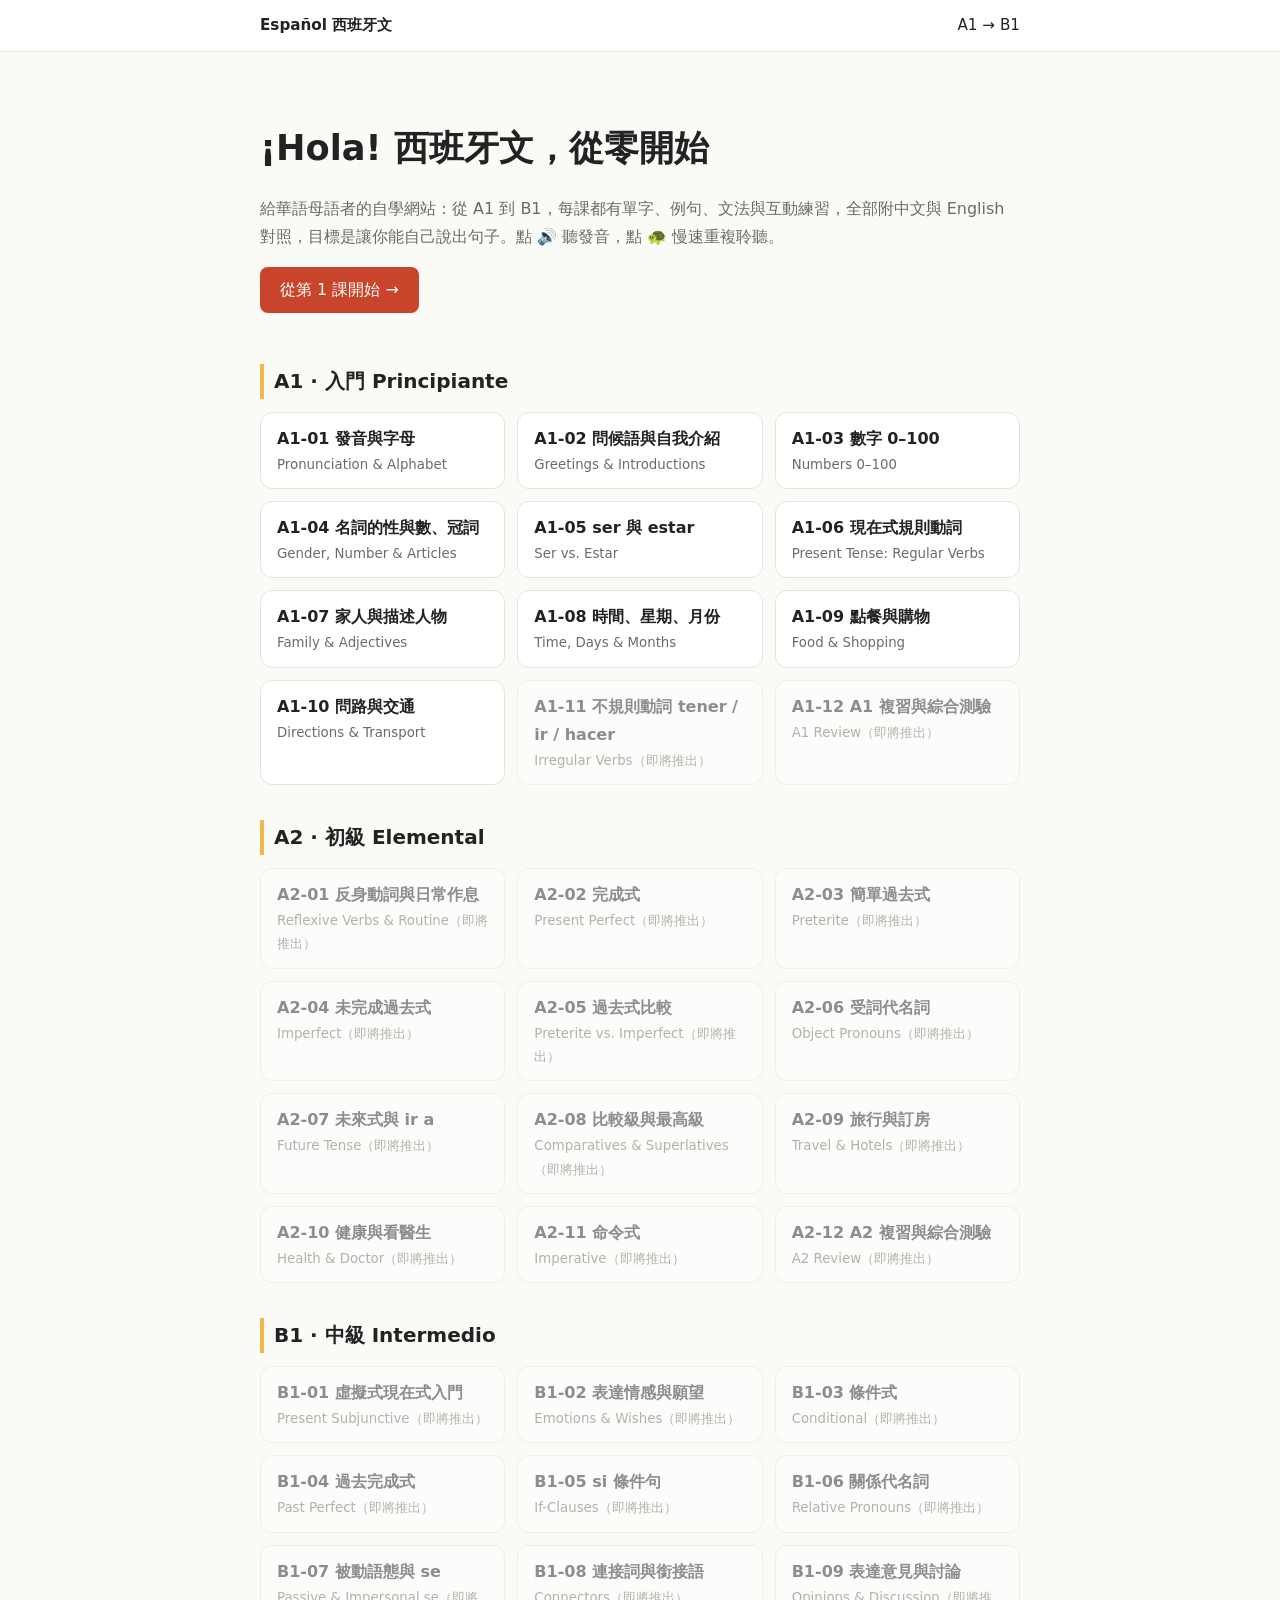
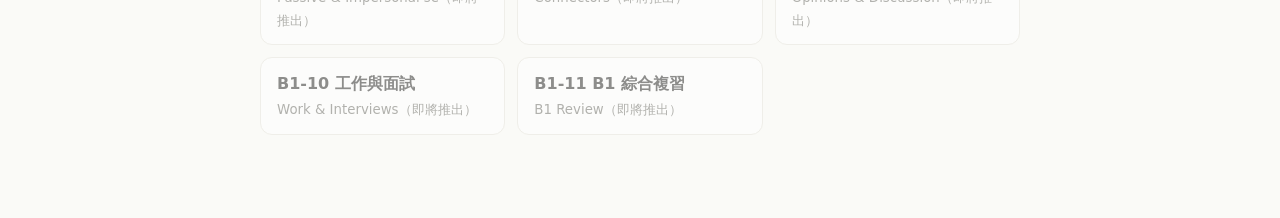
<file: index.html>
<!DOCTYPE html>
<html lang="zh-Hant">
<head>
<meta charset="utf-8">
<meta name="viewport" content="width=device-width, initial-scale=1">
<title>¡Hola! 西班牙文從零開始</title>
<link rel="stylesheet" href="assets/css/style.css">
</head>
<body data-root="">
<header class="topbar"><div class="in"><strong>Español 西班牙文</strong><span>A1 → B1</span></div></header>
<main>
<div class="hero">
<h1>¡Hola! 西班牙文，從零開始</h1>
<p>給華語母語者的自學網站：從 A1 到 B1，每課都有單字、例句、文法與互動練習，全部附中文與 English 對照，目標是讓你能自己說出句子。點 🔊 聽發音，點 🐢 慢速重複聆聽。</p>
<a class="btn" href="lessons/a1-01-pronunciation.html">從第 1 課開始 →</a>
</div>
<div id="toc"></div>
</main>
<script src="assets/js/tts.js"></script>
<script src="assets/js/main.js"></script>
</body>
</html>
</file>
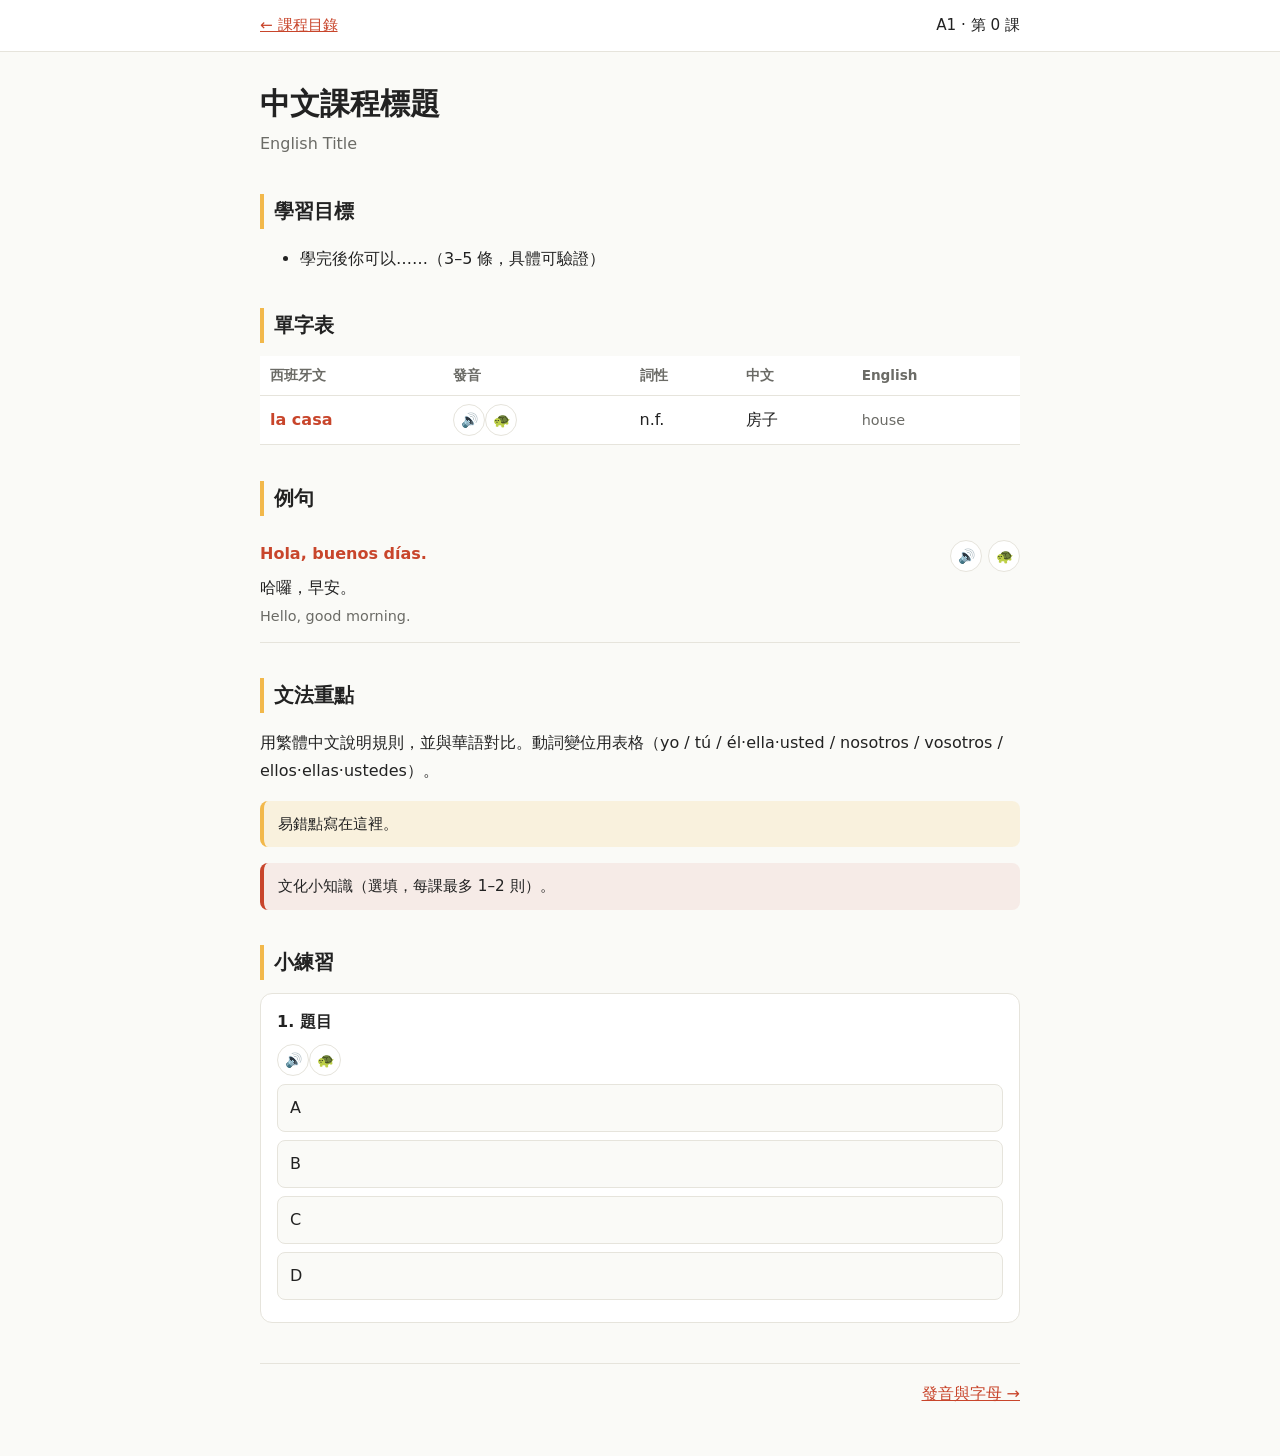
<file: lessons/_template.html>
<!DOCTYPE html>
<html lang="zh-Hant">
<head>
<meta charset="utf-8">
<meta name="viewport" content="width=device-width, initial-scale=1">
<title>A1-00 課程標題 | Español</title>
<link rel="stylesheet" href="../assets/css/style.css">
</head>
<body data-root="../" data-lesson="a1-00-slug">
<!-- 使用方式：複製本檔 → 改檔名（等級-編號-主題.html）→ 填入內容 → 更新 data/lessons.json（ready 改 true） -->
<header class="topbar"><div class="in"><a href="../index.html">← 課程目錄</a><span>A1 · 第 0 課</span></div></header>
<main>
<h1>中文課程標題 <small>English Title</small></h1>

<section class="objectives"><h2>學習目標</h2>
<ul><li>學完後你可以……（3–5 條，具體可驗證）</li></ul></section>

<section class="vocab"><h2>單字表</h2>
<div class="table-wrap"><table>
<tr><th>西班牙文</th><th>發音</th><th>詞性</th><th>中文</th><th>English</th></tr>
<tr><td class="es">la casa</td><td><button class="speak" data-text="la casa">🔊</button></td><td>n.f.</td><td>房子</td><td class="en">house</td></tr>
</table></div></section>

<section class="examples"><h2>例句</h2>
<div class="ex"><div class="es">Hola, buenos días.</div><span class="btns"><button class="speak" data-text="Hola, buenos días.">🔊</button></span><div class="zh">哈囉，早安。</div><div class="en">Hello, good morning.</div></div>
</section>

<section class="grammar"><h2>文法重點</h2>
<p>用繁體中文說明規則，並與華語對比。動詞變位用表格（yo / tú / él·ella·usted / nosotros / vosotros / ellos·ellas·ustedes）。</p>
<div class="tip">易錯點寫在這裡。</div>
<div class="culture">文化小知識（選填，每課最多 1–2 則）。</div>
</section>

<section class="practice"><h2>小練習</h2>
<div id="quiz"></div>
<script type="application/json" id="quiz-data">
[
 {"q":"題目","speak":"（聽力題才需要）","options":["A","B","C","D"],"answer":0,"explain":"簡短解釋。"}
]
</script></section>

<nav class="lesson-nav" id="lesson-nav"></nav>
</main>
<script src="../assets/js/tts.js"></script>
<script src="../assets/js/quiz.js"></script>
<script src="../assets/js/main.js"></script>
</body>
</html>
</file>
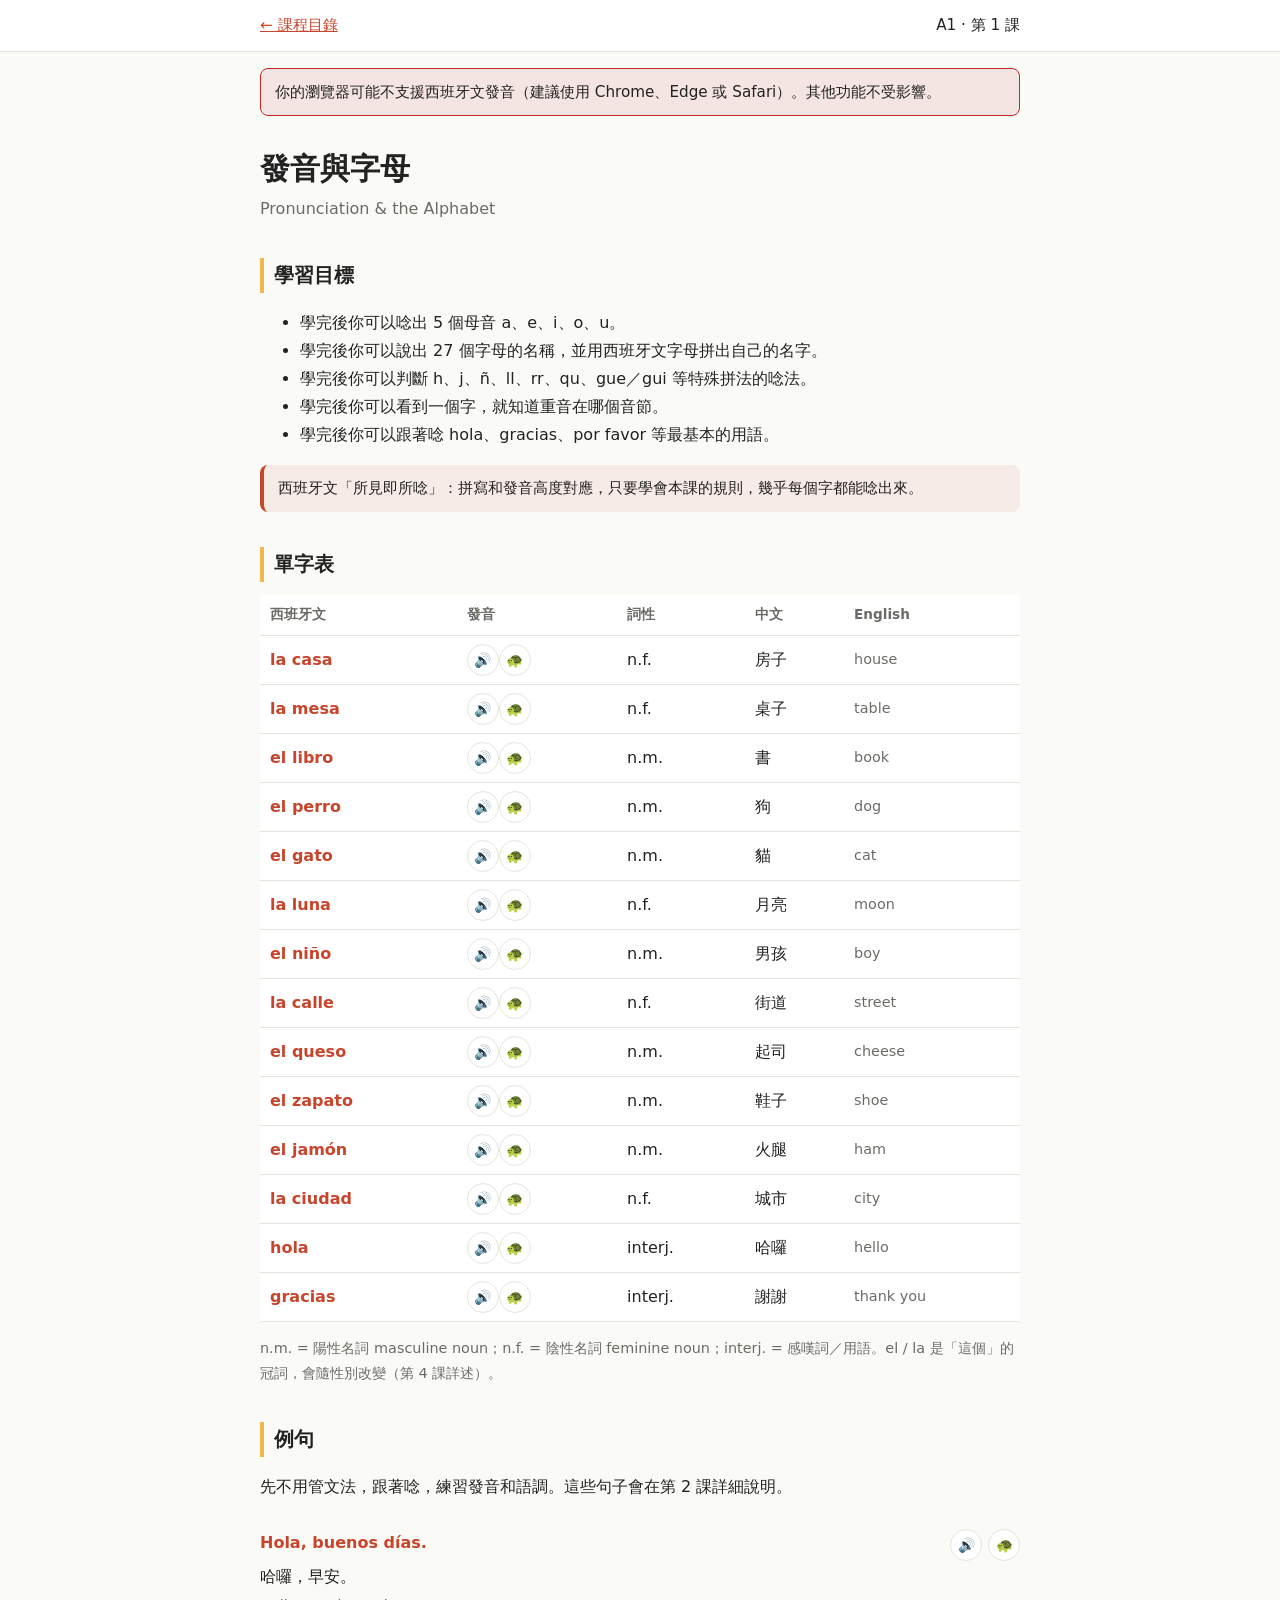
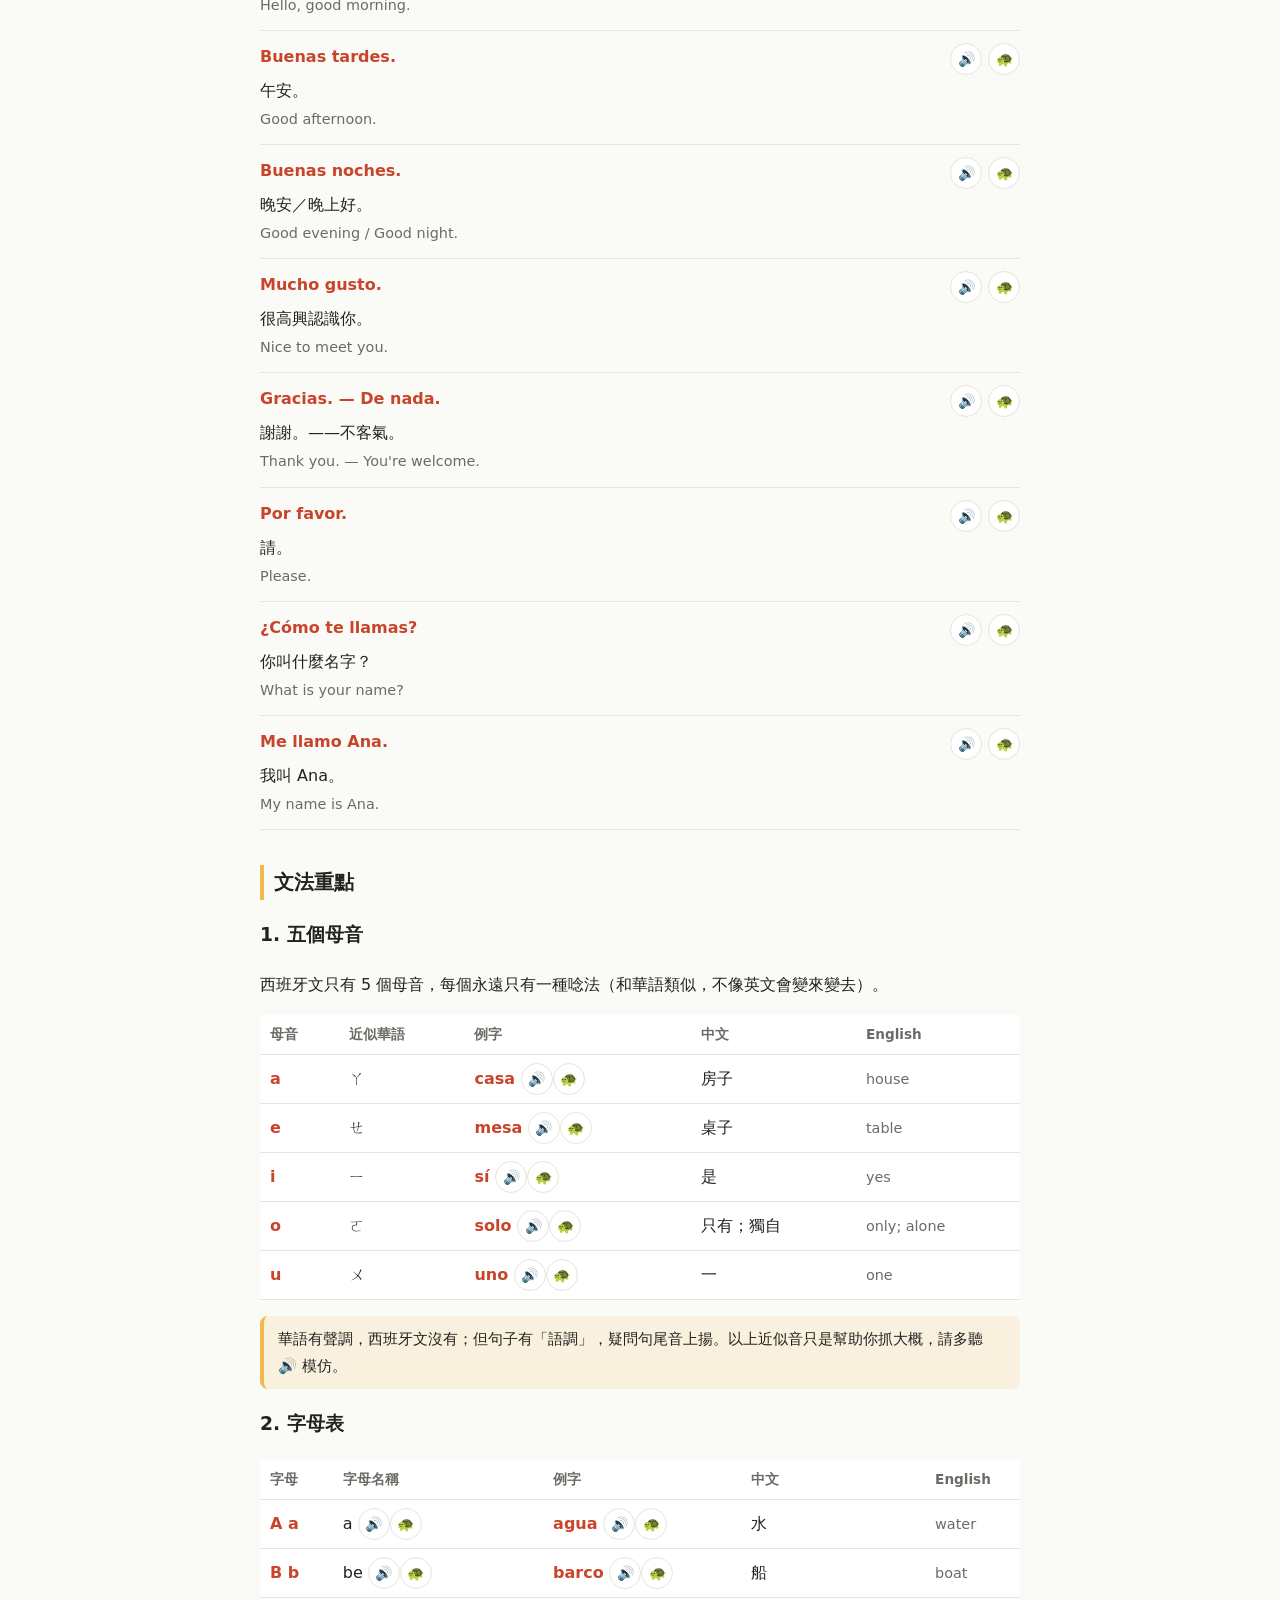
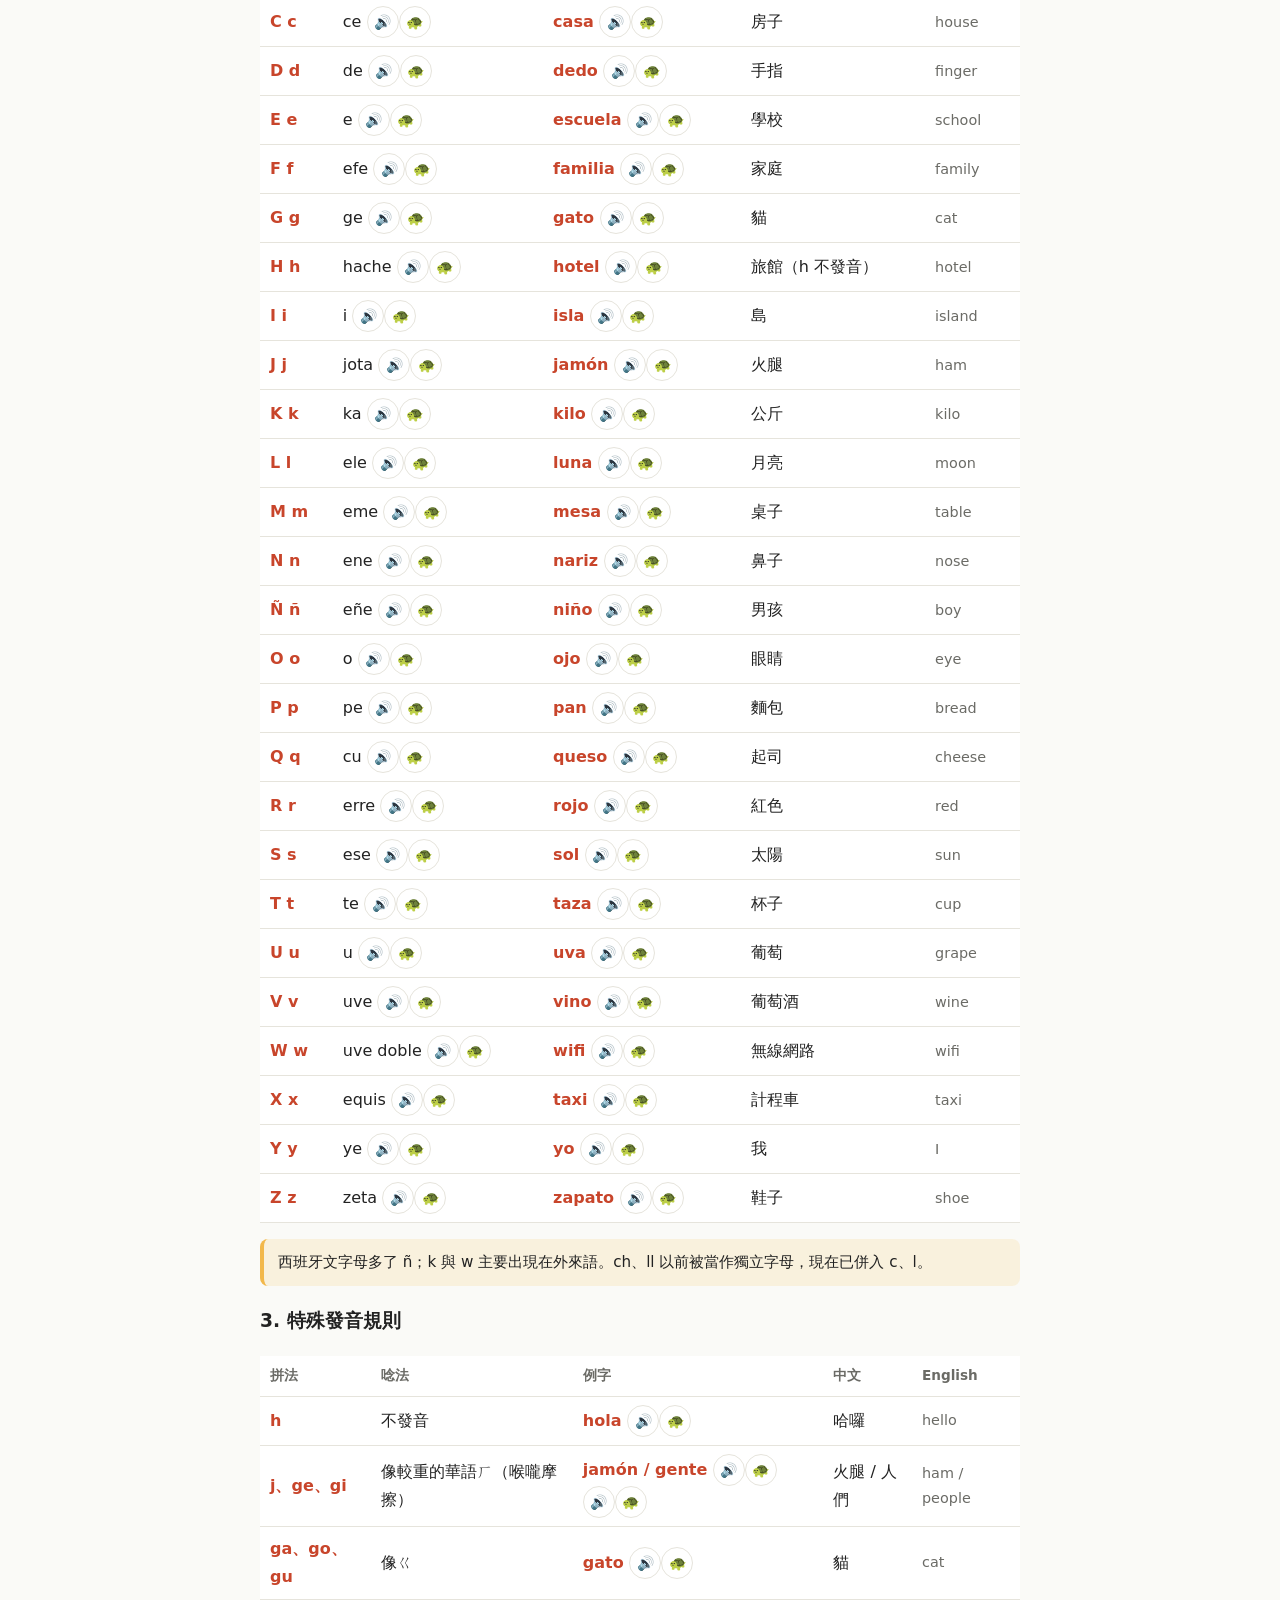
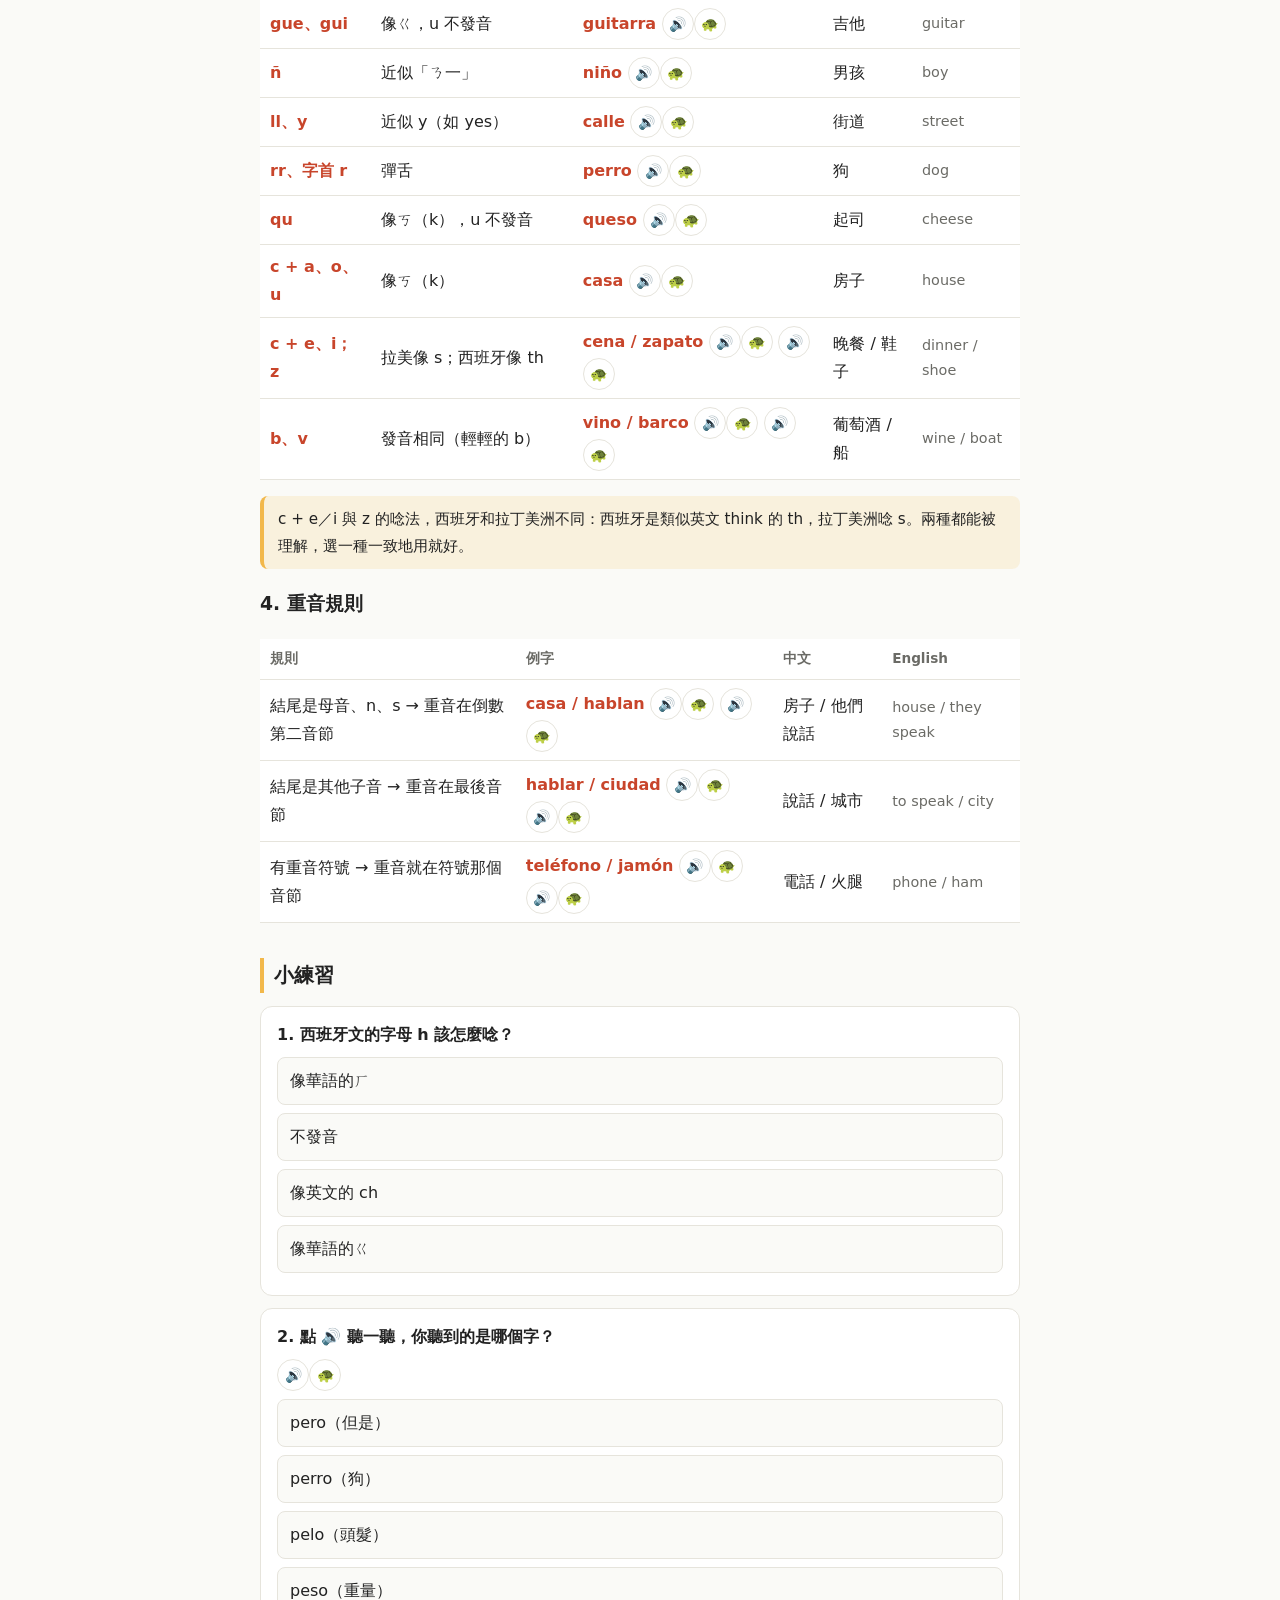
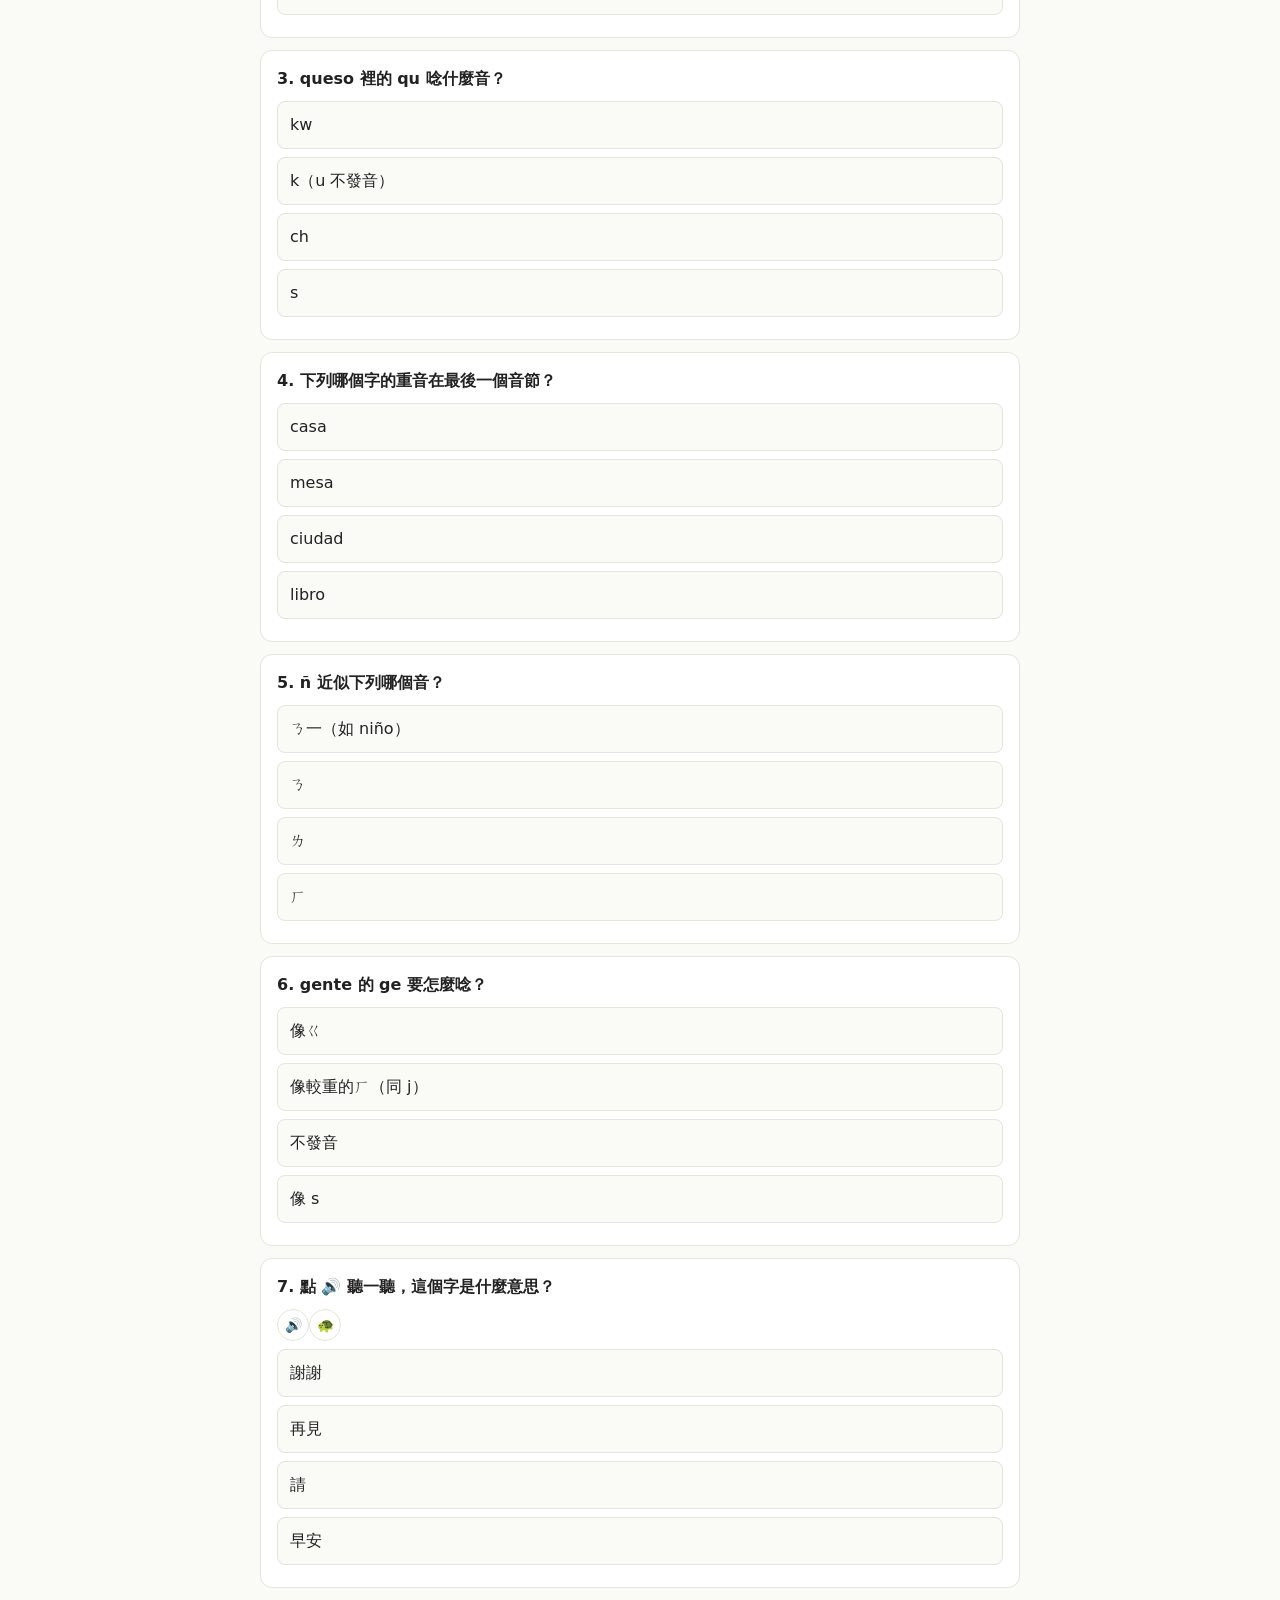
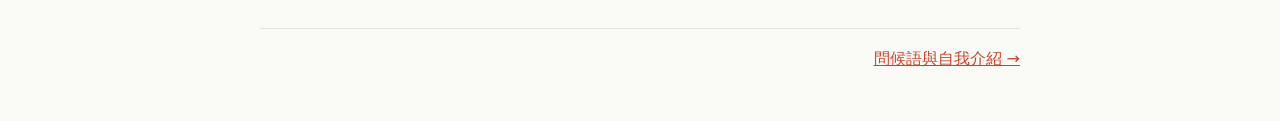
<file: lessons/a1-01-pronunciation.html>
<!DOCTYPE html>
<html lang="zh-Hant">
<head>
<meta charset="utf-8">
<meta name="viewport" content="width=device-width, initial-scale=1">
<title>A1-01 發音與字母 | Español</title>
<link rel="stylesheet" href="../assets/css/style.css">
</head>
<body data-root="../" data-lesson="a1-01-pronunciation">
<header class="topbar"><div class="in"><a href="../index.html">← 課程目錄</a><span>A1 · 第 1 課</span></div></header>
<main>
<h1>發音與字母 <small>Pronunciation &amp; the Alphabet</small></h1>

<section class="objectives"><h2>學習目標</h2>
<ul>
<li>學完後你可以唸出 5 個母音 a、e、i、o、u。</li>
<li>學完後你可以說出 27 個字母的名稱，並用西班牙文字母拼出自己的名字。</li>
<li>學完後你可以判斷 h、j、ñ、ll、rr、qu、gue／gui 等特殊拼法的唸法。</li>
<li>學完後你可以看到一個字，就知道重音在哪個音節。</li>
<li>學完後你可以跟著唸 hola、gracias、por favor 等最基本的用語。</li>
</ul>
<div class="culture">西班牙文「所見即所唸」：拼寫和發音高度對應，只要學會本課的規則，幾乎每個字都能唸出來。</div>
</section>

<section class="vocab"><h2>單字表</h2>
<div class="table-wrap"><table>
<tr><th>西班牙文</th><th>發音</th><th>詞性</th><th>中文</th><th>English</th></tr>
<tr><td class="es">la casa</td><td><button class="speak" data-text="la casa">🔊</button></td><td>n.f.</td><td>房子</td><td class="en">house</td></tr>
<tr><td class="es">la mesa</td><td><button class="speak" data-text="la mesa">🔊</button></td><td>n.f.</td><td>桌子</td><td class="en">table</td></tr>
<tr><td class="es">el libro</td><td><button class="speak" data-text="el libro">🔊</button></td><td>n.m.</td><td>書</td><td class="en">book</td></tr>
<tr><td class="es">el perro</td><td><button class="speak" data-text="el perro">🔊</button></td><td>n.m.</td><td>狗</td><td class="en">dog</td></tr>
<tr><td class="es">el gato</td><td><button class="speak" data-text="el gato">🔊</button></td><td>n.m.</td><td>貓</td><td class="en">cat</td></tr>
<tr><td class="es">la luna</td><td><button class="speak" data-text="la luna">🔊</button></td><td>n.f.</td><td>月亮</td><td class="en">moon</td></tr>
<tr><td class="es">el niño</td><td><button class="speak" data-text="el niño">🔊</button></td><td>n.m.</td><td>男孩</td><td class="en">boy</td></tr>
<tr><td class="es">la calle</td><td><button class="speak" data-text="la calle">🔊</button></td><td>n.f.</td><td>街道</td><td class="en">street</td></tr>
<tr><td class="es">el queso</td><td><button class="speak" data-text="el queso">🔊</button></td><td>n.m.</td><td>起司</td><td class="en">cheese</td></tr>
<tr><td class="es">el zapato</td><td><button class="speak" data-text="el zapato">🔊</button></td><td>n.m.</td><td>鞋子</td><td class="en">shoe</td></tr>
<tr><td class="es">el jamón</td><td><button class="speak" data-text="el jamón">🔊</button></td><td>n.m.</td><td>火腿</td><td class="en">ham</td></tr>
<tr><td class="es">la ciudad</td><td><button class="speak" data-text="la ciudad">🔊</button></td><td>n.f.</td><td>城市</td><td class="en">city</td></tr>
<tr><td class="es">hola</td><td><button class="speak" data-text="hola">🔊</button></td><td>interj.</td><td>哈囉</td><td class="en">hello</td></tr>
<tr><td class="es">gracias</td><td><button class="speak" data-text="gracias">🔊</button></td><td>interj.</td><td>謝謝</td><td class="en">thank you</td></tr>
</table></div>
<p class="en">n.m. = 陽性名詞 masculine noun；n.f. = 陰性名詞 feminine noun；interj. = 感嘆詞／用語。el / la 是「這個」的冠詞，會隨性別改變（第 4 課詳述）。</p>
</section>

<section class="examples"><h2>例句</h2>
<p>先不用管文法，跟著唸，練習發音和語調。這些句子會在第 2 課詳細說明。</p>
<div class="ex"><div class="es">Hola, buenos días.</div><span class="btns"><button class="speak" data-text="Hola, buenos días.">🔊</button></span><div class="zh">哈囉，早安。</div><div class="en">Hello, good morning.</div></div>
<div class="ex"><div class="es">Buenas tardes.</div><span class="btns"><button class="speak" data-text="Buenas tardes.">🔊</button></span><div class="zh">午安。</div><div class="en">Good afternoon.</div></div>
<div class="ex"><div class="es">Buenas noches.</div><span class="btns"><button class="speak" data-text="Buenas noches.">🔊</button></span><div class="zh">晚安／晚上好。</div><div class="en">Good evening / Good night.</div></div>
<div class="ex"><div class="es">Mucho gusto.</div><span class="btns"><button class="speak" data-text="Mucho gusto.">🔊</button></span><div class="zh">很高興認識你。</div><div class="en">Nice to meet you.</div></div>
<div class="ex"><div class="es">Gracias. — De nada.</div><span class="btns"><button class="speak" data-text="Gracias. — De nada.">🔊</button></span><div class="zh">謝謝。——不客氣。</div><div class="en">Thank you. — You're welcome.</div></div>
<div class="ex"><div class="es">Por favor.</div><span class="btns"><button class="speak" data-text="Por favor.">🔊</button></span><div class="zh">請。</div><div class="en">Please.</div></div>
<div class="ex"><div class="es">¿Cómo te llamas?</div><span class="btns"><button class="speak" data-text="¿Cómo te llamas?">🔊</button></span><div class="zh">你叫什麼名字？</div><div class="en">What is your name?</div></div>
<div class="ex"><div class="es">Me llamo Ana.</div><span class="btns"><button class="speak" data-text="Me llamo Ana.">🔊</button></span><div class="zh">我叫 Ana。</div><div class="en">My name is Ana.</div></div>
</section>

<section class="grammar"><h2>文法重點</h2>

<h3>1. 五個母音</h3>
<p>西班牙文只有 5 個母音，每個永遠只有一種唸法（和華語類似，不像英文會變來變去）。</p>
<div class="table-wrap"><table>
<tr><th>母音</th><th>近似華語</th><th>例字</th><th>中文</th><th>English</th></tr>
<tr><td class="es">a</td><td>ㄚ</td><td class="es">casa <button class="speak" data-text="casa">🔊</button></td><td>房子</td><td class="en">house</td></tr>
<tr><td class="es">e</td><td>ㄝ</td><td class="es">mesa <button class="speak" data-text="mesa">🔊</button></td><td>桌子</td><td class="en">table</td></tr>
<tr><td class="es">i</td><td>ㄧ</td><td class="es">sí <button class="speak" data-text="sí">🔊</button></td><td>是</td><td class="en">yes</td></tr>
<tr><td class="es">o</td><td>ㄛ</td><td class="es">solo <button class="speak" data-text="solo">🔊</button></td><td>只有；獨自</td><td class="en">only; alone</td></tr>
<tr><td class="es">u</td><td>ㄨ</td><td class="es">uno <button class="speak" data-text="uno">🔊</button></td><td>一</td><td class="en">one</td></tr>
</table></div>
<div class="tip">華語有聲調，西班牙文沒有；但句子有「語調」，疑問句尾音上揚。以上近似音只是幫助你抓大概，請多聽 🔊 模仿。</div>

<h3>2. 字母表</h3>
<div class="table-wrap"><table>
<tr><th>字母</th><th>字母名稱</th><th>例字</th><th>中文</th><th>English</th></tr>
<tr><td class="es">A a</td><td>a <button class="speak" data-text="a">🔊</button></td><td class="es">agua <button class="speak" data-text="agua">🔊</button></td><td>水</td><td class="en">water</td></tr>
<tr><td class="es">B b</td><td>be <button class="speak" data-text="be">🔊</button></td><td class="es">barco <button class="speak" data-text="barco">🔊</button></td><td>船</td><td class="en">boat</td></tr>
<tr><td class="es">C c</td><td>ce <button class="speak" data-text="ce">🔊</button></td><td class="es">casa <button class="speak" data-text="casa">🔊</button></td><td>房子</td><td class="en">house</td></tr>
<tr><td class="es">D d</td><td>de <button class="speak" data-text="de">🔊</button></td><td class="es">dedo <button class="speak" data-text="dedo">🔊</button></td><td>手指</td><td class="en">finger</td></tr>
<tr><td class="es">E e</td><td>e <button class="speak" data-text="e">🔊</button></td><td class="es">escuela <button class="speak" data-text="escuela">🔊</button></td><td>學校</td><td class="en">school</td></tr>
<tr><td class="es">F f</td><td>efe <button class="speak" data-text="efe">🔊</button></td><td class="es">familia <button class="speak" data-text="familia">🔊</button></td><td>家庭</td><td class="en">family</td></tr>
<tr><td class="es">G g</td><td>ge <button class="speak" data-text="ge">🔊</button></td><td class="es">gato <button class="speak" data-text="gato">🔊</button></td><td>貓</td><td class="en">cat</td></tr>
<tr><td class="es">H h</td><td>hache <button class="speak" data-text="hache">🔊</button></td><td class="es">hotel <button class="speak" data-text="hotel">🔊</button></td><td>旅館（h 不發音）</td><td class="en">hotel</td></tr>
<tr><td class="es">I i</td><td>i <button class="speak" data-text="i">🔊</button></td><td class="es">isla <button class="speak" data-text="isla">🔊</button></td><td>島</td><td class="en">island</td></tr>
<tr><td class="es">J j</td><td>jota <button class="speak" data-text="jota">🔊</button></td><td class="es">jamón <button class="speak" data-text="jamón">🔊</button></td><td>火腿</td><td class="en">ham</td></tr>
<tr><td class="es">K k</td><td>ka <button class="speak" data-text="ka">🔊</button></td><td class="es">kilo <button class="speak" data-text="kilo">🔊</button></td><td>公斤</td><td class="en">kilo</td></tr>
<tr><td class="es">L l</td><td>ele <button class="speak" data-text="ele">🔊</button></td><td class="es">luna <button class="speak" data-text="luna">🔊</button></td><td>月亮</td><td class="en">moon</td></tr>
<tr><td class="es">M m</td><td>eme <button class="speak" data-text="eme">🔊</button></td><td class="es">mesa <button class="speak" data-text="mesa">🔊</button></td><td>桌子</td><td class="en">table</td></tr>
<tr><td class="es">N n</td><td>ene <button class="speak" data-text="ene">🔊</button></td><td class="es">nariz <button class="speak" data-text="nariz">🔊</button></td><td>鼻子</td><td class="en">nose</td></tr>
<tr><td class="es">Ñ ñ</td><td>eñe <button class="speak" data-text="eñe">🔊</button></td><td class="es">niño <button class="speak" data-text="niño">🔊</button></td><td>男孩</td><td class="en">boy</td></tr>
<tr><td class="es">O o</td><td>o <button class="speak" data-text="o">🔊</button></td><td class="es">ojo <button class="speak" data-text="ojo">🔊</button></td><td>眼睛</td><td class="en">eye</td></tr>
<tr><td class="es">P p</td><td>pe <button class="speak" data-text="pe">🔊</button></td><td class="es">pan <button class="speak" data-text="pan">🔊</button></td><td>麵包</td><td class="en">bread</td></tr>
<tr><td class="es">Q q</td><td>cu <button class="speak" data-text="cu">🔊</button></td><td class="es">queso <button class="speak" data-text="queso">🔊</button></td><td>起司</td><td class="en">cheese</td></tr>
<tr><td class="es">R r</td><td>erre <button class="speak" data-text="erre">🔊</button></td><td class="es">rojo <button class="speak" data-text="rojo">🔊</button></td><td>紅色</td><td class="en">red</td></tr>
<tr><td class="es">S s</td><td>ese <button class="speak" data-text="ese">🔊</button></td><td class="es">sol <button class="speak" data-text="sol">🔊</button></td><td>太陽</td><td class="en">sun</td></tr>
<tr><td class="es">T t</td><td>te <button class="speak" data-text="te">🔊</button></td><td class="es">taza <button class="speak" data-text="taza">🔊</button></td><td>杯子</td><td class="en">cup</td></tr>
<tr><td class="es">U u</td><td>u <button class="speak" data-text="u">🔊</button></td><td class="es">uva <button class="speak" data-text="uva">🔊</button></td><td>葡萄</td><td class="en">grape</td></tr>
<tr><td class="es">V v</td><td>uve <button class="speak" data-text="uve">🔊</button></td><td class="es">vino <button class="speak" data-text="vino">🔊</button></td><td>葡萄酒</td><td class="en">wine</td></tr>
<tr><td class="es">W w</td><td>uve doble <button class="speak" data-text="uve doble">🔊</button></td><td class="es">wifi <button class="speak" data-text="wifi">🔊</button></td><td>無線網路</td><td class="en">wifi</td></tr>
<tr><td class="es">X x</td><td>equis <button class="speak" data-text="equis">🔊</button></td><td class="es">taxi <button class="speak" data-text="taxi">🔊</button></td><td>計程車</td><td class="en">taxi</td></tr>
<tr><td class="es">Y y</td><td>ye <button class="speak" data-text="ye">🔊</button></td><td class="es">yo <button class="speak" data-text="yo">🔊</button></td><td>我</td><td class="en">I</td></tr>
<tr><td class="es">Z z</td><td>zeta <button class="speak" data-text="zeta">🔊</button></td><td class="es">zapato <button class="speak" data-text="zapato">🔊</button></td><td>鞋子</td><td class="en">shoe</td></tr>
</table></div>
<div class="tip">西班牙文字母多了 ñ；k 與 w 主要出現在外來語。ch、ll 以前被當作獨立字母，現在已併入 c、l。</div>

<h3>3. 特殊發音規則</h3>
<div class="table-wrap"><table>
<tr><th>拼法</th><th>唸法</th><th>例字</th><th>中文</th><th>English</th></tr>
<tr><td class="es">h</td><td>不發音</td><td class="es">hola <button class="speak" data-text="hola">🔊</button></td><td>哈囉</td><td class="en">hello</td></tr>
<tr><td class="es">j、ge、gi</td><td>像較重的華語ㄏ（喉嚨摩擦）</td><td class="es">jamón / gente <button class="speak" data-text="jamón">🔊</button> <button class="speak" data-text="gente">🔊</button></td><td>火腿 / 人們</td><td class="en">ham / people</td></tr>
<tr><td class="es">ga、go、gu</td><td>像ㄍ</td><td class="es">gato <button class="speak" data-text="gato">🔊</button></td><td>貓</td><td class="en">cat</td></tr>
<tr><td class="es">gue、gui</td><td>像ㄍ，u 不發音</td><td class="es">guitarra <button class="speak" data-text="guitarra">🔊</button></td><td>吉他</td><td class="en">guitar</td></tr>
<tr><td class="es">ñ</td><td>近似「ㄋ一」</td><td class="es">niño <button class="speak" data-text="niño">🔊</button></td><td>男孩</td><td class="en">boy</td></tr>
<tr><td class="es">ll、y</td><td>近似 y（如 yes）</td><td class="es">calle <button class="speak" data-text="calle">🔊</button></td><td>街道</td><td class="en">street</td></tr>
<tr><td class="es">rr、字首 r</td><td>彈舌</td><td class="es">perro <button class="speak" data-text="perro">🔊</button></td><td>狗</td><td class="en">dog</td></tr>
<tr><td class="es">qu</td><td>像ㄎ（k），u 不發音</td><td class="es">queso <button class="speak" data-text="queso">🔊</button></td><td>起司</td><td class="en">cheese</td></tr>
<tr><td class="es">c + a、o、u</td><td>像ㄎ（k）</td><td class="es">casa <button class="speak" data-text="casa">🔊</button></td><td>房子</td><td class="en">house</td></tr>
<tr><td class="es">c + e、i；z</td><td>拉美像 s；西班牙像 th</td><td class="es">cena / zapato <button class="speak" data-text="cena">🔊</button> <button class="speak" data-text="zapato">🔊</button></td><td>晚餐 / 鞋子</td><td class="en">dinner / shoe</td></tr>
<tr><td class="es">b、v</td><td>發音相同（輕輕的 b）</td><td class="es">vino / barco <button class="speak" data-text="vino">🔊</button> <button class="speak" data-text="barco">🔊</button></td><td>葡萄酒 / 船</td><td class="en">wine / boat</td></tr>
</table></div>
<div class="tip">c + e／i 與 z 的唸法，西班牙和拉丁美洲不同：西班牙是類似英文 think 的 th，拉丁美洲唸 s。兩種都能被理解，選一種一致地用就好。</div>

<h3>4. 重音規則</h3>
<div class="table-wrap"><table>
<tr><th>規則</th><th>例字</th><th>中文</th><th>English</th></tr>
<tr><td>結尾是母音、n、s → 重音在倒數第二音節</td><td class="es">casa / hablan <button class="speak" data-text="casa">🔊</button> <button class="speak" data-text="hablan">🔊</button></td><td>房子 / 他們說話</td><td class="en">house / they speak</td></tr>
<tr><td>結尾是其他子音 → 重音在最後音節</td><td class="es">hablar / ciudad <button class="speak" data-text="hablar">🔊</button> <button class="speak" data-text="ciudad">🔊</button></td><td>說話 / 城市</td><td class="en">to speak / city</td></tr>
<tr><td>有重音符號 → 重音就在符號那個音節</td><td class="es">teléfono / jamón <button class="speak" data-text="teléfono">🔊</button> <button class="speak" data-text="jamón">🔊</button></td><td>電話 / 火腿</td><td class="en">phone / ham</td></tr>
</table></div>
</section>

<section class="practice"><h2>小練習</h2>
<div id="quiz"></div>
<script type="application/json" id="quiz-data">
[
 {
  "q": "西班牙文的字母 h 該怎麼唸？",
  "options": [
   "像華語的ㄏ",
   "不發音",
   "像英文的 ch",
   "像華語的ㄍ"
  ],
  "answer": 1,
  "explain": "h 是啞音，hola 唸起來像「ola」。"
 },
 {
  "q": "點 🔊 聽一聽，你聽到的是哪個字？",
  "speak": "perro",
  "options": [
   "pero（但是）",
   "perro（狗）",
   "pelo（頭髮）",
   "peso（重量）"
  ],
  "answer": 1,
  "explain": "perro 的 rr 要彈舌；pero 只輕彈一下。"
 },
 {
  "q": "queso 裡的 qu 唸什麼音？",
  "options": [
   "kw",
   "k（u 不發音）",
   "ch",
   "s"
  ],
  "answer": 1,
  "explain": "que、qui 的 u 不發音，qu 唸 k。"
 },
 {
  "q": "下列哪個字的重音在最後一個音節？",
  "options": [
   "casa",
   "mesa",
   "ciudad",
   "libro"
  ],
  "answer": 2,
  "explain": "ciudad 結尾是子音 d，所以重音在最後音節。"
 },
 {
  "q": "ñ 近似下列哪個音？",
  "options": [
   "ㄋ一（如 niño）",
   "ㄋ",
   "ㄌ",
   "ㄏ"
  ],
  "answer": 0,
  "explain": "ñ 像「ㄋ一」連在一起的音，例如 niño、español。"
 },
 {
  "q": "gente 的 ge 要怎麼唸？",
  "options": [
   "像ㄍ",
   "像較重的ㄏ（同 j）",
   "不發音",
   "像 s"
  ],
  "answer": 1,
  "explain": "ge、gi 的 g 唸法和 j 相同。"
 },
 {
  "q": "點 🔊 聽一聽，這個字是什麼意思？",
  "speak": "gracias",
  "options": [
   "謝謝",
   "再見",
   "請",
   "早安"
  ],
  "answer": 0,
  "explain": "gracias 是「謝謝」。"
 }
]
</script></section>

<nav class="lesson-nav" id="lesson-nav"></nav>
</main>
<script src="../assets/js/tts.js"></script>
<script src="../assets/js/quiz.js"></script>
<script src="../assets/js/main.js"></script>
</body>
</html>
</file>
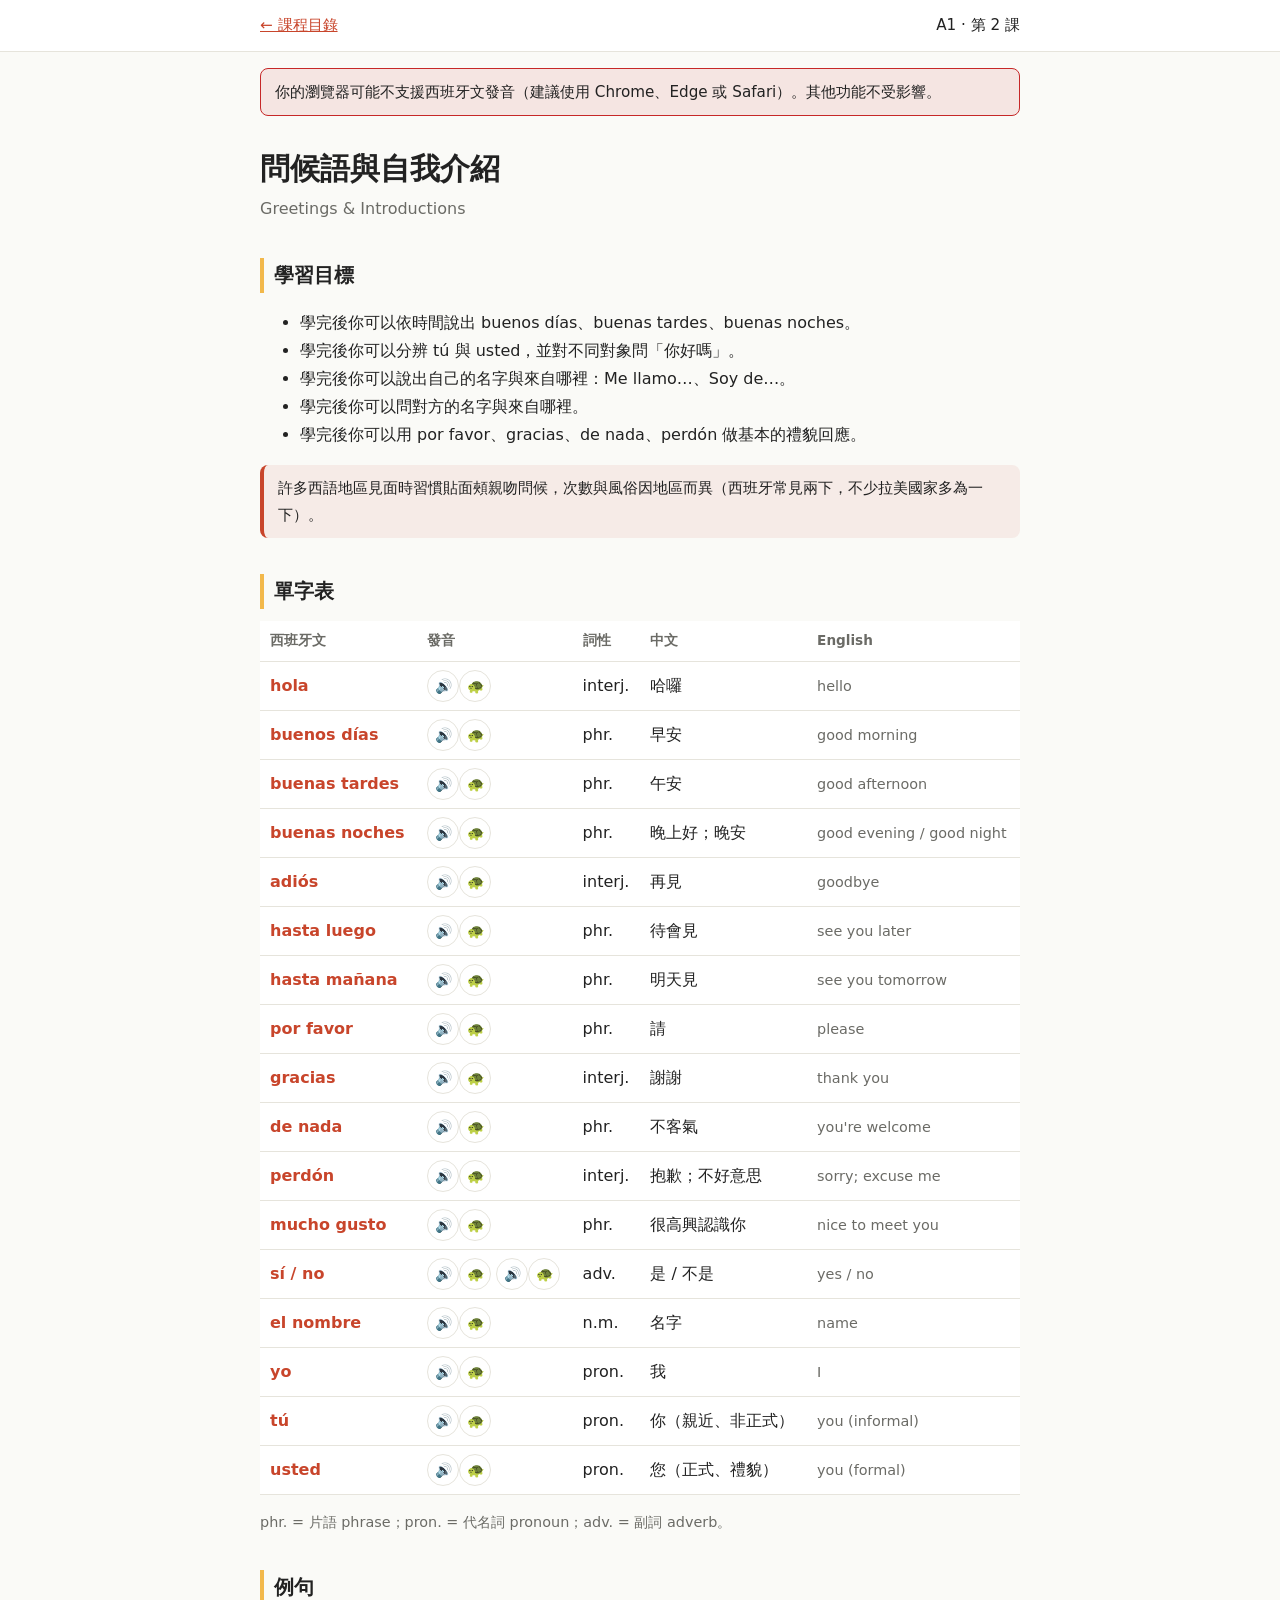
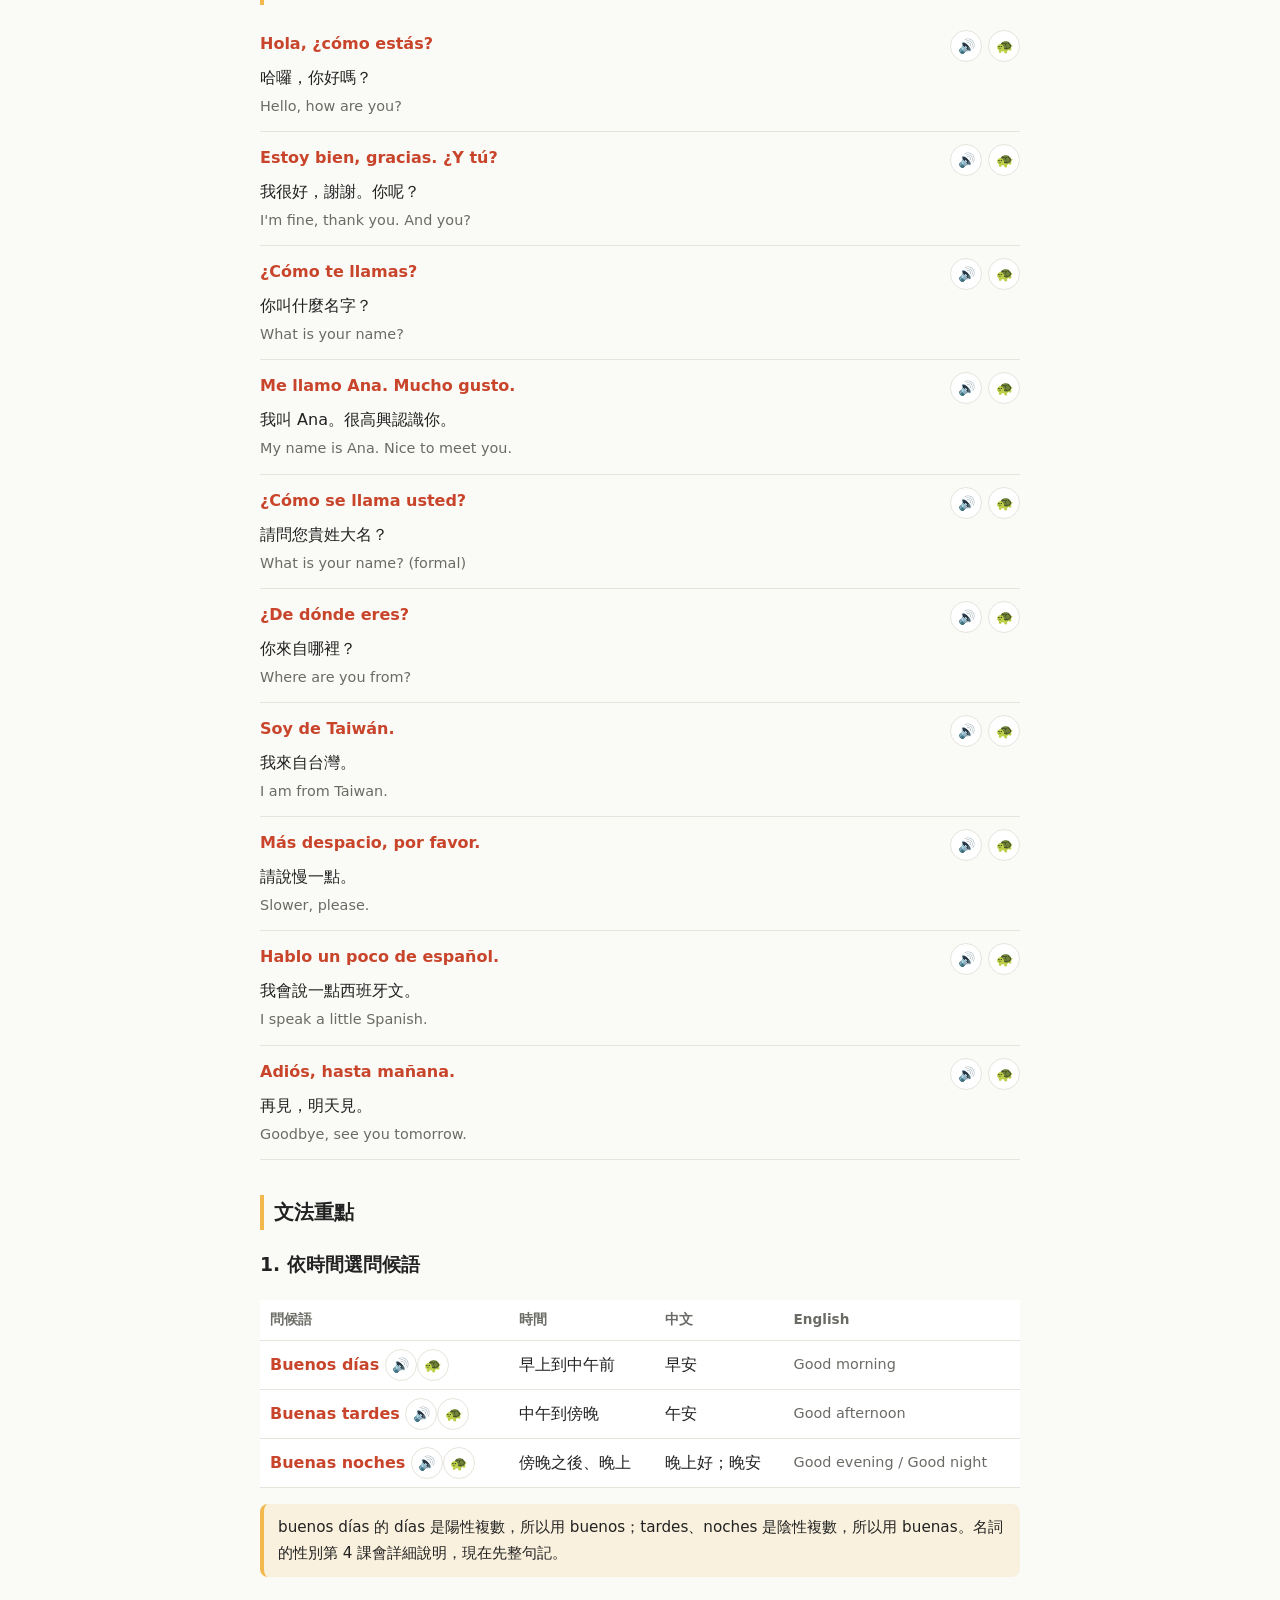
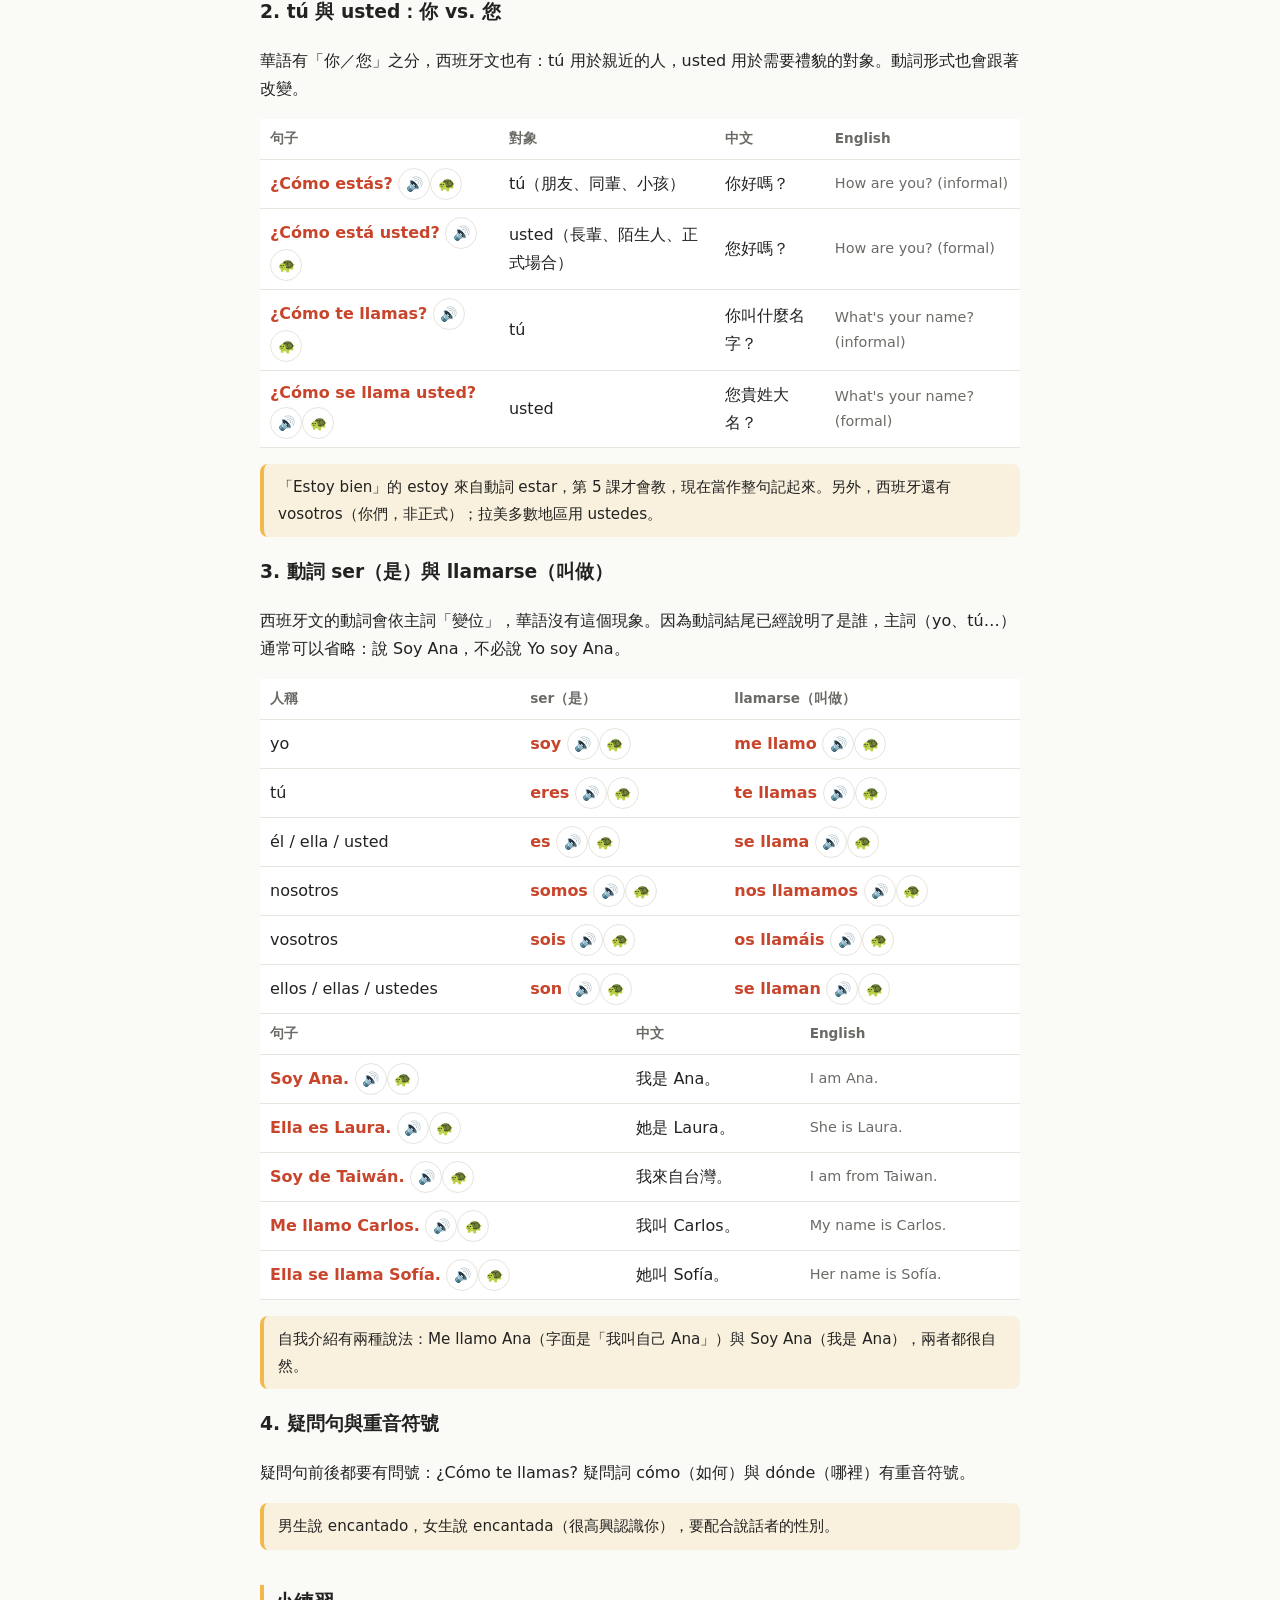
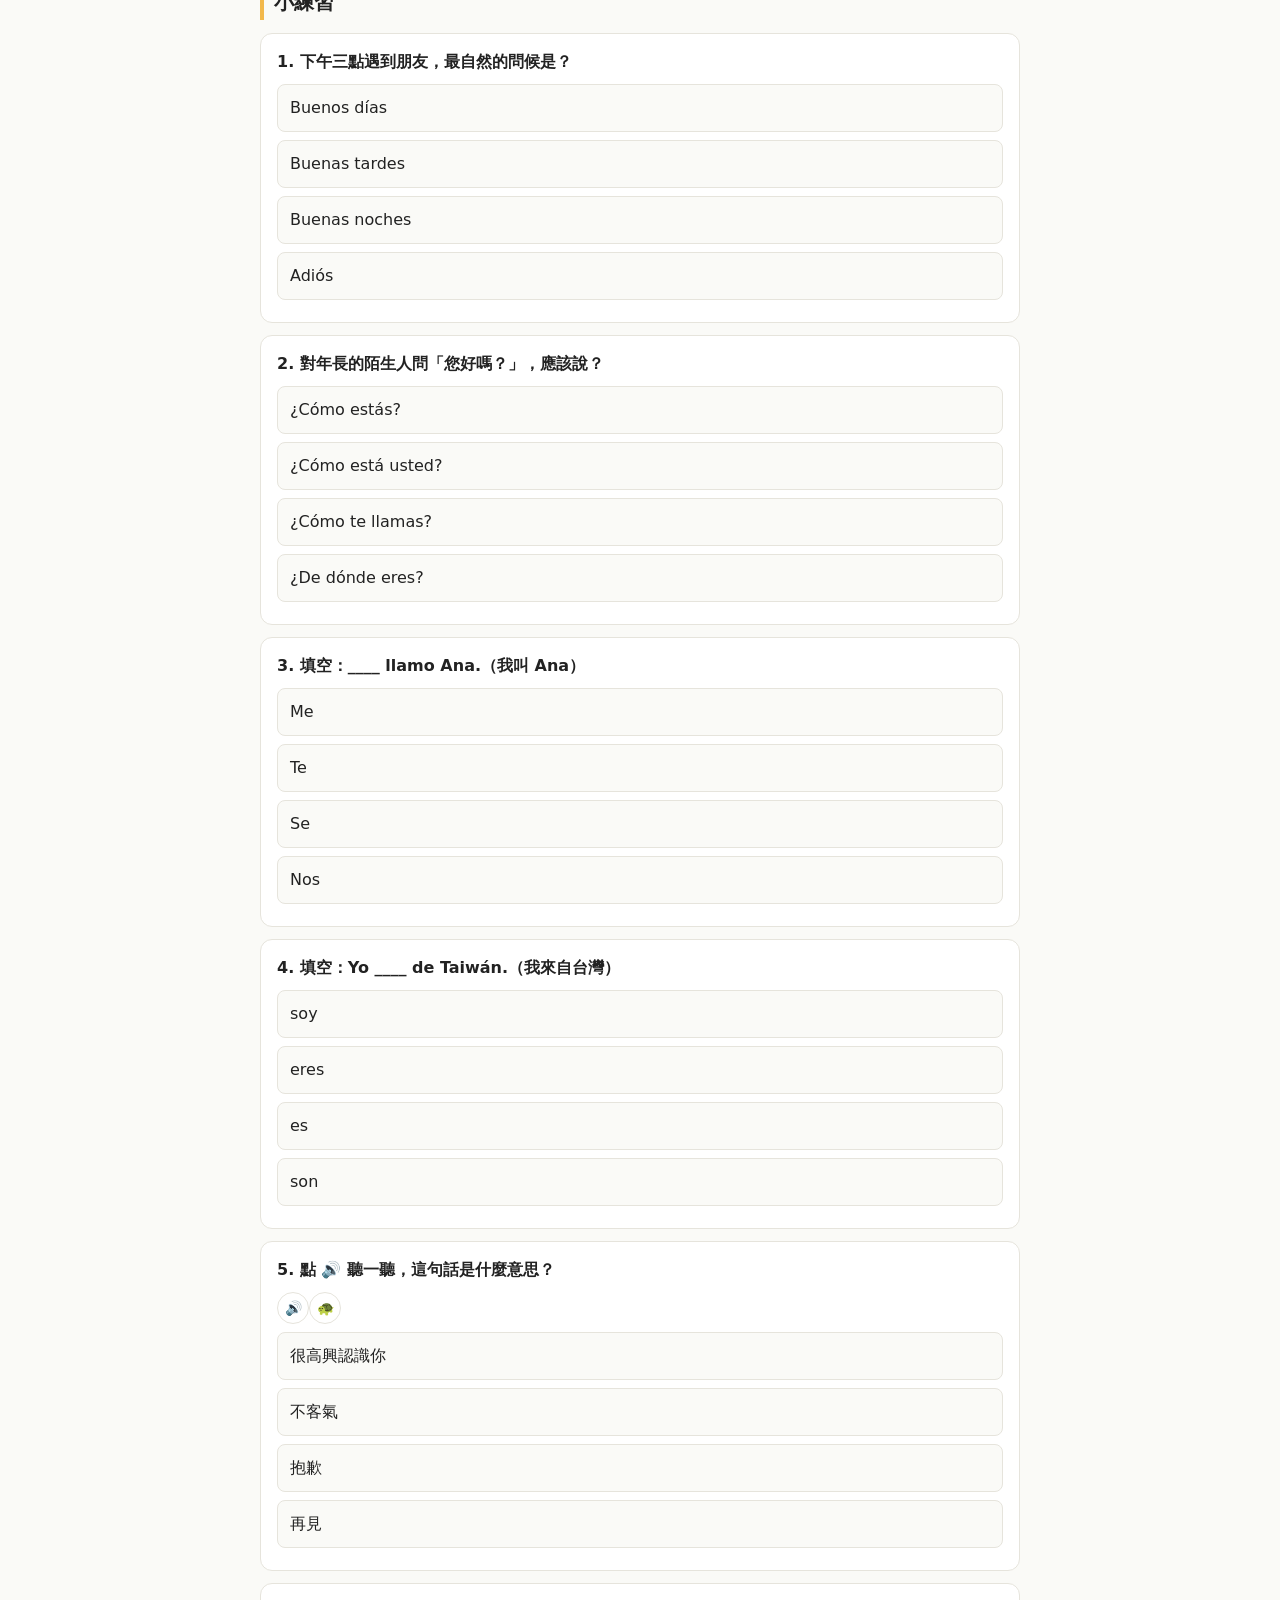
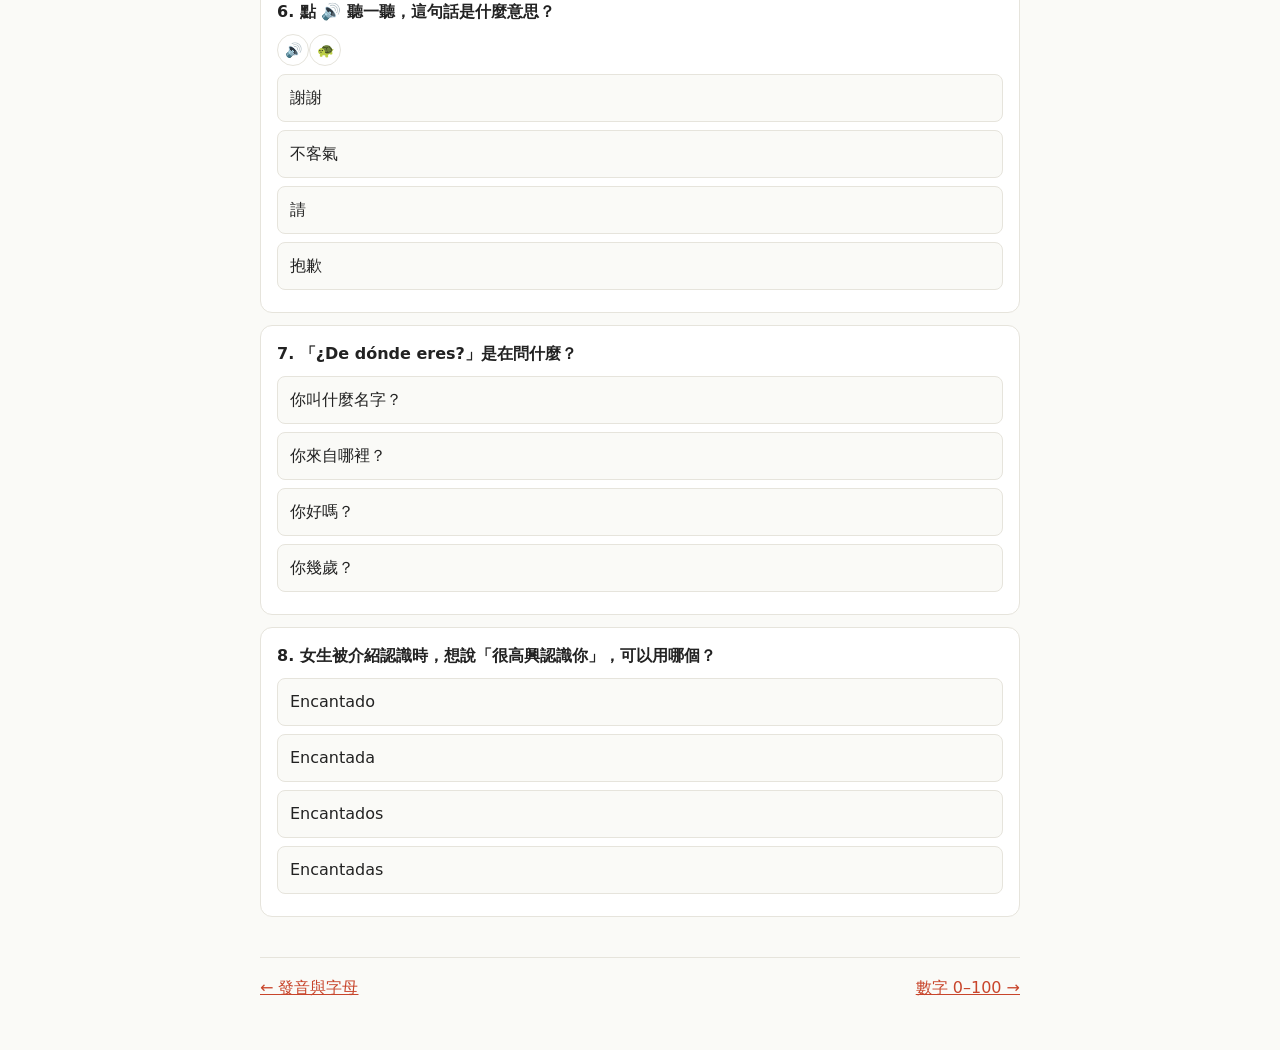
<file: lessons/a1-02-greetings.html>
<!DOCTYPE html>
<html lang="zh-Hant">
<head>
<meta charset="utf-8">
<meta name="viewport" content="width=device-width, initial-scale=1">
<title>A1-02 問候語與自我介紹 | Español</title>
<link rel="stylesheet" href="../assets/css/style.css">
</head>
<body data-root="../" data-lesson="a1-02-greetings">
<header class="topbar"><div class="in"><a href="../index.html">← 課程目錄</a><span>A1 · 第 2 課</span></div></header>
<main>
<h1>問候語與自我介紹 <small>Greetings &amp; Introductions</small></h1>

<section class="objectives"><h2>學習目標</h2>
<ul>
<li>學完後你可以依時間說出 buenos días、buenas tardes、buenas noches。</li>
<li>學完後你可以分辨 tú 與 usted，並對不同對象問「你好嗎」。</li>
<li>學完後你可以說出自己的名字與來自哪裡：Me llamo…、Soy de…。</li>
<li>學完後你可以問對方的名字與來自哪裡。</li>
<li>學完後你可以用 por favor、gracias、de nada、perdón 做基本的禮貌回應。</li>
</ul>
<div class="culture">許多西語地區見面時習慣貼面頰親吻問候，次數與風俗因地區而異（西班牙常見兩下，不少拉美國家多為一下）。</div>
</section>

<section class="vocab"><h2>單字表</h2>
<div class="table-wrap"><table>
<tr><th>西班牙文</th><th>發音</th><th>詞性</th><th>中文</th><th>English</th></tr>
<tr><td class="es">hola</td><td><button class="speak" data-text="hola">🔊</button></td><td>interj.</td><td>哈囉</td><td class="en">hello</td></tr>
<tr><td class="es">buenos días</td><td><button class="speak" data-text="buenos días">🔊</button></td><td>phr.</td><td>早安</td><td class="en">good morning</td></tr>
<tr><td class="es">buenas tardes</td><td><button class="speak" data-text="buenas tardes">🔊</button></td><td>phr.</td><td>午安</td><td class="en">good afternoon</td></tr>
<tr><td class="es">buenas noches</td><td><button class="speak" data-text="buenas noches">🔊</button></td><td>phr.</td><td>晚上好；晚安</td><td class="en">good evening / good night</td></tr>
<tr><td class="es">adiós</td><td><button class="speak" data-text="adiós">🔊</button></td><td>interj.</td><td>再見</td><td class="en">goodbye</td></tr>
<tr><td class="es">hasta luego</td><td><button class="speak" data-text="hasta luego">🔊</button></td><td>phr.</td><td>待會見</td><td class="en">see you later</td></tr>
<tr><td class="es">hasta mañana</td><td><button class="speak" data-text="hasta mañana">🔊</button></td><td>phr.</td><td>明天見</td><td class="en">see you tomorrow</td></tr>
<tr><td class="es">por favor</td><td><button class="speak" data-text="por favor">🔊</button></td><td>phr.</td><td>請</td><td class="en">please</td></tr>
<tr><td class="es">gracias</td><td><button class="speak" data-text="gracias">🔊</button></td><td>interj.</td><td>謝謝</td><td class="en">thank you</td></tr>
<tr><td class="es">de nada</td><td><button class="speak" data-text="de nada">🔊</button></td><td>phr.</td><td>不客氣</td><td class="en">you're welcome</td></tr>
<tr><td class="es">perdón</td><td><button class="speak" data-text="perdón">🔊</button></td><td>interj.</td><td>抱歉；不好意思</td><td class="en">sorry; excuse me</td></tr>
<tr><td class="es">mucho gusto</td><td><button class="speak" data-text="mucho gusto">🔊</button></td><td>phr.</td><td>很高興認識你</td><td class="en">nice to meet you</td></tr>
<tr><td class="es">sí / no</td><td><button class="speak" data-text="sí">🔊</button> <button class="speak" data-text="no">🔊</button></td><td>adv.</td><td>是 / 不是</td><td class="en">yes / no</td></tr>
<tr><td class="es">el nombre</td><td><button class="speak" data-text="el nombre">🔊</button></td><td>n.m.</td><td>名字</td><td class="en">name</td></tr>
<tr><td class="es">yo</td><td><button class="speak" data-text="yo">🔊</button></td><td>pron.</td><td>我</td><td class="en">I</td></tr>
<tr><td class="es">tú</td><td><button class="speak" data-text="tú">🔊</button></td><td>pron.</td><td>你（親近、非正式）</td><td class="en">you (informal)</td></tr>
<tr><td class="es">usted</td><td><button class="speak" data-text="usted">🔊</button></td><td>pron.</td><td>您（正式、禮貌）</td><td class="en">you (formal)</td></tr>
</table></div>
<p class="en">phr. = 片語 phrase；pron. = 代名詞 pronoun；adv. = 副詞 adverb。</p>
</section>

<section class="examples"><h2>例句</h2>
<div class="ex"><div class="es">Hola, ¿cómo estás?</div><span class="btns"><button class="speak" data-text="Hola, ¿cómo estás?">🔊</button></span><div class="zh">哈囉，你好嗎？</div><div class="en">Hello, how are you?</div></div>
<div class="ex"><div class="es">Estoy bien, gracias. ¿Y tú?</div><span class="btns"><button class="speak" data-text="Estoy bien, gracias. ¿Y tú?">🔊</button></span><div class="zh">我很好，謝謝。你呢？</div><div class="en">I'm fine, thank you. And you?</div></div>
<div class="ex"><div class="es">¿Cómo te llamas?</div><span class="btns"><button class="speak" data-text="¿Cómo te llamas?">🔊</button></span><div class="zh">你叫什麼名字？</div><div class="en">What is your name?</div></div>
<div class="ex"><div class="es">Me llamo Ana. Mucho gusto.</div><span class="btns"><button class="speak" data-text="Me llamo Ana. Mucho gusto.">🔊</button></span><div class="zh">我叫 Ana。很高興認識你。</div><div class="en">My name is Ana. Nice to meet you.</div></div>
<div class="ex"><div class="es">¿Cómo se llama usted?</div><span class="btns"><button class="speak" data-text="¿Cómo se llama usted?">🔊</button></span><div class="zh">請問您貴姓大名？</div><div class="en">What is your name? (formal)</div></div>
<div class="ex"><div class="es">¿De dónde eres?</div><span class="btns"><button class="speak" data-text="¿De dónde eres?">🔊</button></span><div class="zh">你來自哪裡？</div><div class="en">Where are you from?</div></div>
<div class="ex"><div class="es">Soy de Taiwán.</div><span class="btns"><button class="speak" data-text="Soy de Taiwán.">🔊</button></span><div class="zh">我來自台灣。</div><div class="en">I am from Taiwan.</div></div>
<div class="ex"><div class="es">Más despacio, por favor.</div><span class="btns"><button class="speak" data-text="Más despacio, por favor.">🔊</button></span><div class="zh">請說慢一點。</div><div class="en">Slower, please.</div></div>
<div class="ex"><div class="es">Hablo un poco de español.</div><span class="btns"><button class="speak" data-text="Hablo un poco de español.">🔊</button></span><div class="zh">我會說一點西班牙文。</div><div class="en">I speak a little Spanish.</div></div>
<div class="ex"><div class="es">Adiós, hasta mañana.</div><span class="btns"><button class="speak" data-text="Adiós, hasta mañana.">🔊</button></span><div class="zh">再見，明天見。</div><div class="en">Goodbye, see you tomorrow.</div></div>
</section>

<section class="grammar"><h2>文法重點</h2>

<h3>1. 依時間選問候語</h3>
<div class="table-wrap"><table>
<tr><th>問候語</th><th>時間</th><th>中文</th><th>English</th></tr>
<tr><td class="es">Buenos días <button class="speak" data-text="Buenos días">🔊</button></td><td>早上到中午前</td><td>早安</td><td class="en">Good morning</td></tr>
<tr><td class="es">Buenas tardes <button class="speak" data-text="Buenas tardes">🔊</button></td><td>中午到傍晚</td><td>午安</td><td class="en">Good afternoon</td></tr>
<tr><td class="es">Buenas noches <button class="speak" data-text="Buenas noches">🔊</button></td><td>傍晚之後、晚上</td><td>晚上好；晚安</td><td class="en">Good evening / Good night</td></tr>
</table></div>
<div class="tip">buenos días 的 días 是陽性複數，所以用 buenos；tardes、noches 是陰性複數，所以用 buenas。名詞的性別第 4 課會詳細說明，現在先整句記。</div>

<h3>2. tú 與 usted：你 vs. 您</h3>
<p>華語有「你／您」之分，西班牙文也有：tú 用於親近的人，usted 用於需要禮貌的對象。動詞形式也會跟著改變。</p>
<div class="table-wrap"><table>
<tr><th>句子</th><th>對象</th><th>中文</th><th>English</th></tr>
<tr><td class="es">¿Cómo estás? <button class="speak" data-text="¿Cómo estás?">🔊</button></td><td>tú（朋友、同輩、小孩）</td><td>你好嗎？</td><td class="en">How are you? (informal)</td></tr>
<tr><td class="es">¿Cómo está usted? <button class="speak" data-text="¿Cómo está usted?">🔊</button></td><td>usted（長輩、陌生人、正式場合）</td><td>您好嗎？</td><td class="en">How are you? (formal)</td></tr>
<tr><td class="es">¿Cómo te llamas? <button class="speak" data-text="¿Cómo te llamas?">🔊</button></td><td>tú</td><td>你叫什麼名字？</td><td class="en">What's your name? (informal)</td></tr>
<tr><td class="es">¿Cómo se llama usted? <button class="speak" data-text="¿Cómo se llama usted?">🔊</button></td><td>usted</td><td>您貴姓大名？</td><td class="en">What's your name? (formal)</td></tr>
</table></div>
<div class="tip">「Estoy bien」的 estoy 來自動詞 estar，第 5 課才會教，現在當作整句記起來。另外，西班牙還有 vosotros（你們，非正式）；拉美多數地區用 ustedes。</div>

<h3>3. 動詞 ser（是）與 llamarse（叫做）</h3>
<p>西班牙文的動詞會依主詞「變位」，華語沒有這個現象。因為動詞結尾已經說明了是誰，主詞（yo、tú…）通常可以省略：說 Soy Ana，不必說 Yo soy Ana。</p>
<div class="table-wrap"><table>
<tr><th>人稱</th><th>ser（是）</th><th>llamarse（叫做）</th></tr>
<tr><td>yo</td><td class="es">soy <button class="speak" data-text="soy">🔊</button></td><td class="es">me llamo <button class="speak" data-text="me llamo">🔊</button></td></tr>
<tr><td>tú</td><td class="es">eres <button class="speak" data-text="eres">🔊</button></td><td class="es">te llamas <button class="speak" data-text="te llamas">🔊</button></td></tr>
<tr><td>él / ella / usted</td><td class="es">es <button class="speak" data-text="es">🔊</button></td><td class="es">se llama <button class="speak" data-text="se llama">🔊</button></td></tr>
<tr><td>nosotros</td><td class="es">somos <button class="speak" data-text="somos">🔊</button></td><td class="es">nos llamamos <button class="speak" data-text="nos llamamos">🔊</button></td></tr>
<tr><td>vosotros</td><td class="es">sois <button class="speak" data-text="sois">🔊</button></td><td class="es">os llamáis <button class="speak" data-text="os llamáis">🔊</button></td></tr>
<tr><td>ellos / ellas / ustedes</td><td class="es">son <button class="speak" data-text="son">🔊</button></td><td class="es">se llaman <button class="speak" data-text="se llaman">🔊</button></td></tr>
</table></div>
<div class="table-wrap"><table>
<tr><th>句子</th><th>中文</th><th>English</th></tr>
<tr><td class="es">Soy Ana. <button class="speak" data-text="Soy Ana.">🔊</button></td><td>我是 Ana。</td><td class="en">I am Ana.</td></tr>
<tr><td class="es">Ella es Laura. <button class="speak" data-text="Ella es Laura.">🔊</button></td><td>她是 Laura。</td><td class="en">She is Laura.</td></tr>
<tr><td class="es">Soy de Taiwán. <button class="speak" data-text="Soy de Taiwán.">🔊</button></td><td>我來自台灣。</td><td class="en">I am from Taiwan.</td></tr>
<tr><td class="es">Me llamo Carlos. <button class="speak" data-text="Me llamo Carlos.">🔊</button></td><td>我叫 Carlos。</td><td class="en">My name is Carlos.</td></tr>
<tr><td class="es">Ella se llama Sofía. <button class="speak" data-text="Ella se llama Sofía.">🔊</button></td><td>她叫 Sofía。</td><td class="en">Her name is Sofía.</td></tr>
</table></div>
<div class="tip">自我介紹有兩種說法：Me llamo Ana（字面是「我叫自己 Ana」）與 Soy Ana（我是 Ana），兩者都很自然。</div>

<h3>4. 疑問句與重音符號</h3>
<p>疑問句前後都要有問號：¿Cómo te llamas? 疑問詞 cómo（如何）與 dónde（哪裡）有重音符號。</p>
<div class="tip">男生說 encantado，女生說 encantada（很高興認識你），要配合說話者的性別。</div>
</section>

<section class="practice"><h2>小練習</h2>
<div id="quiz"></div>
<script type="application/json" id="quiz-data">
[
 {
  "q": "下午三點遇到朋友，最自然的問候是？",
  "options": [
   "Buenos días",
   "Buenas tardes",
   "Buenas noches",
   "Adiós"
  ],
  "answer": 1,
  "explain": "中午到傍晚用 buenas tardes。"
 },
 {
  "q": "對年長的陌生人問「您好嗎？」，應該說？",
  "options": [
   "¿Cómo estás?",
   "¿Cómo está usted?",
   "¿Cómo te llamas?",
   "¿De dónde eres?"
  ],
  "answer": 1,
  "explain": "對長輩、陌生人使用正式的 usted，動詞用 está。"
 },
 {
  "q": "填空：____ llamo Ana.（我叫 Ana）",
  "options": [
   "Me",
   "Te",
   "Se",
   "Nos"
  ],
  "answer": 0,
  "explain": "yo 對應 me llamo。"
 },
 {
  "q": "填空：Yo ____ de Taiwán.（我來自台灣）",
  "options": [
   "soy",
   "eres",
   "es",
   "son"
  ],
  "answer": 0,
  "explain": "ser 的 yo 形式是 soy。"
 },
 {
  "q": "點 🔊 聽一聽，這句話是什麼意思？",
  "speak": "Mucho gusto",
  "options": [
   "很高興認識你",
   "不客氣",
   "抱歉",
   "再見"
  ],
  "answer": 0,
  "explain": "Mucho gusto 是初次見面的用語。"
 },
 {
  "q": "點 🔊 聽一聽，這句話是什麼意思？",
  "speak": "De nada",
  "options": [
   "謝謝",
   "不客氣",
   "請",
   "抱歉"
  ],
  "answer": 1,
  "explain": "對方說 gracias，你回 de nada。"
 },
 {
  "q": "「¿De dónde eres?」是在問什麼？",
  "options": [
   "你叫什麼名字？",
   "你來自哪裡？",
   "你好嗎？",
   "你幾歲？"
  ],
  "answer": 1,
  "explain": "de dónde 是「從哪裡」，eres 是 ser 的 tú 形式。"
 },
 {
  "q": "女生被介紹認識時，想說「很高興認識你」，可以用哪個？",
  "options": [
   "Encantado",
   "Encantada",
   "Encantados",
   "Encantadas"
  ],
  "answer": 1,
  "explain": "encantado/a 要配合說話者的性別：男生 encantado，女生 encantada。"
 }
]
</script></section>

<nav class="lesson-nav" id="lesson-nav"></nav>
</main>
<script src="../assets/js/tts.js"></script>
<script src="../assets/js/quiz.js"></script>
<script src="../assets/js/main.js"></script>
</body>
</html>
</file>
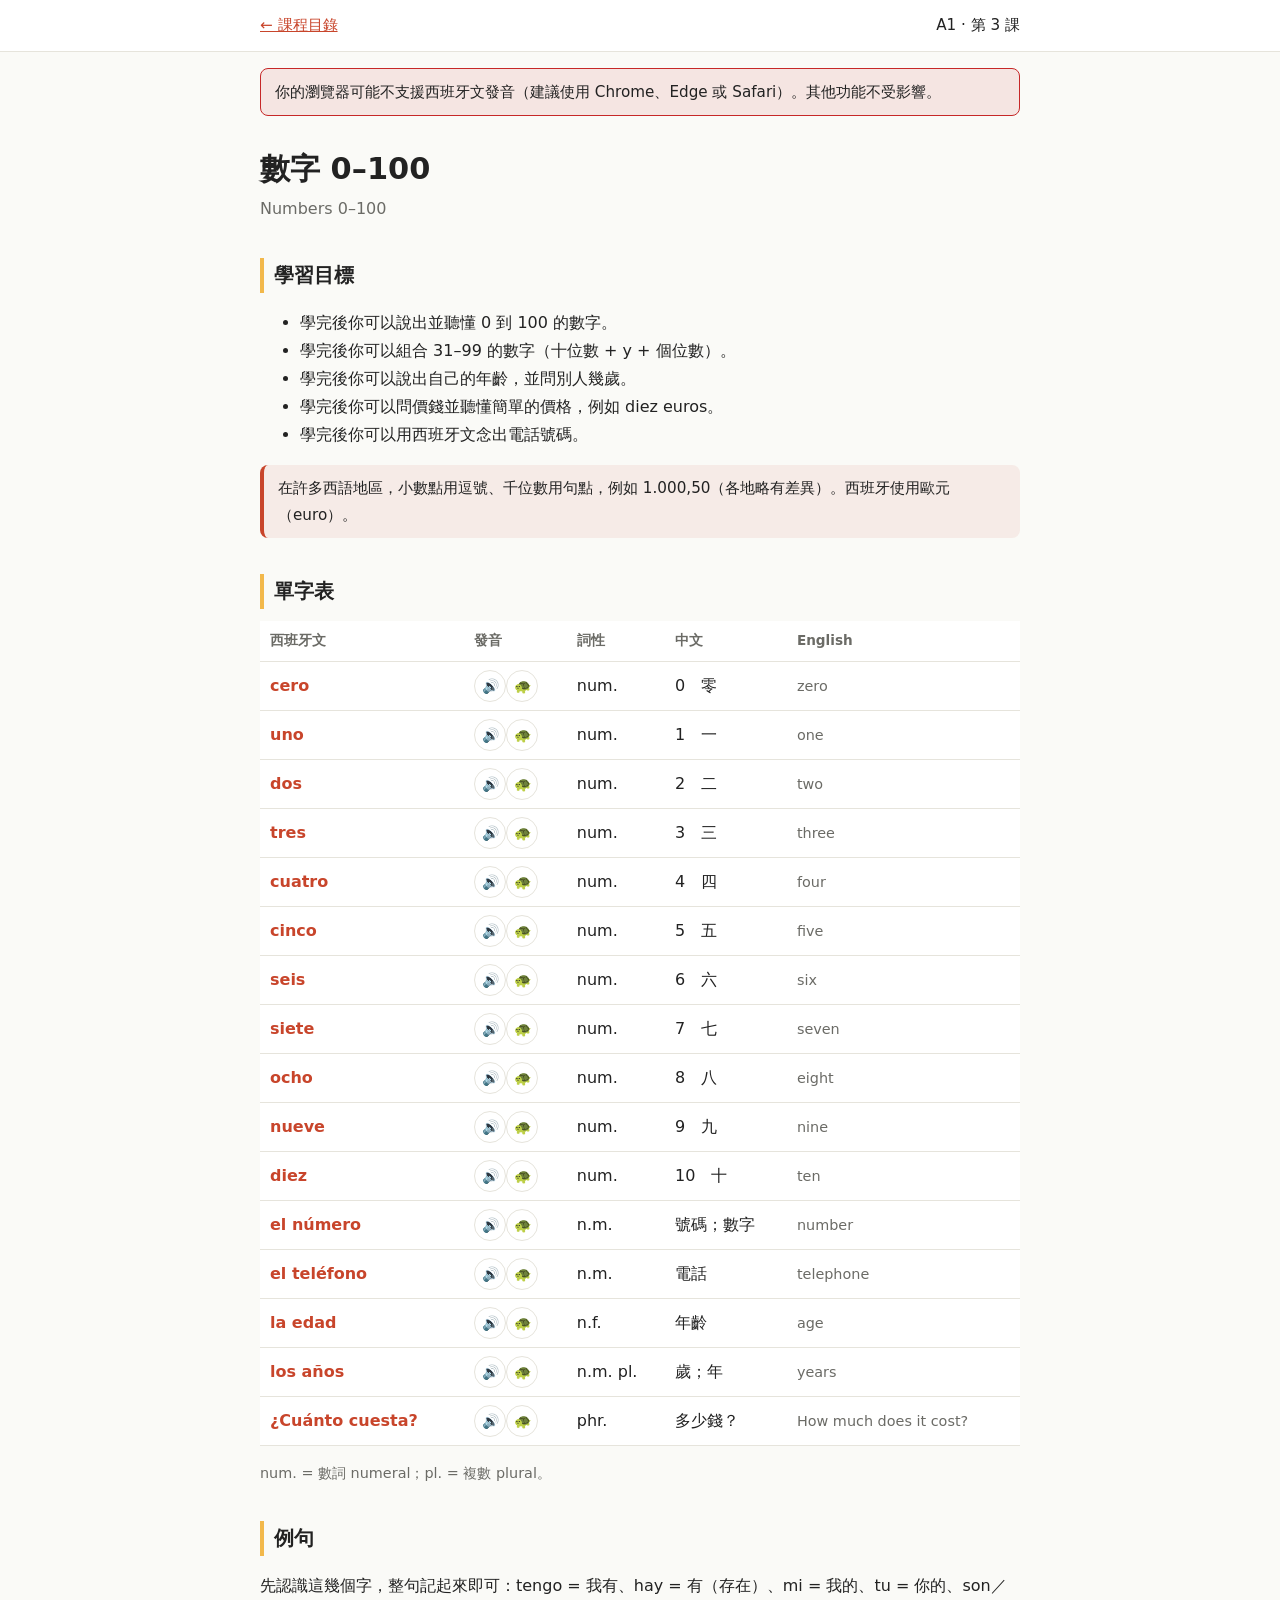
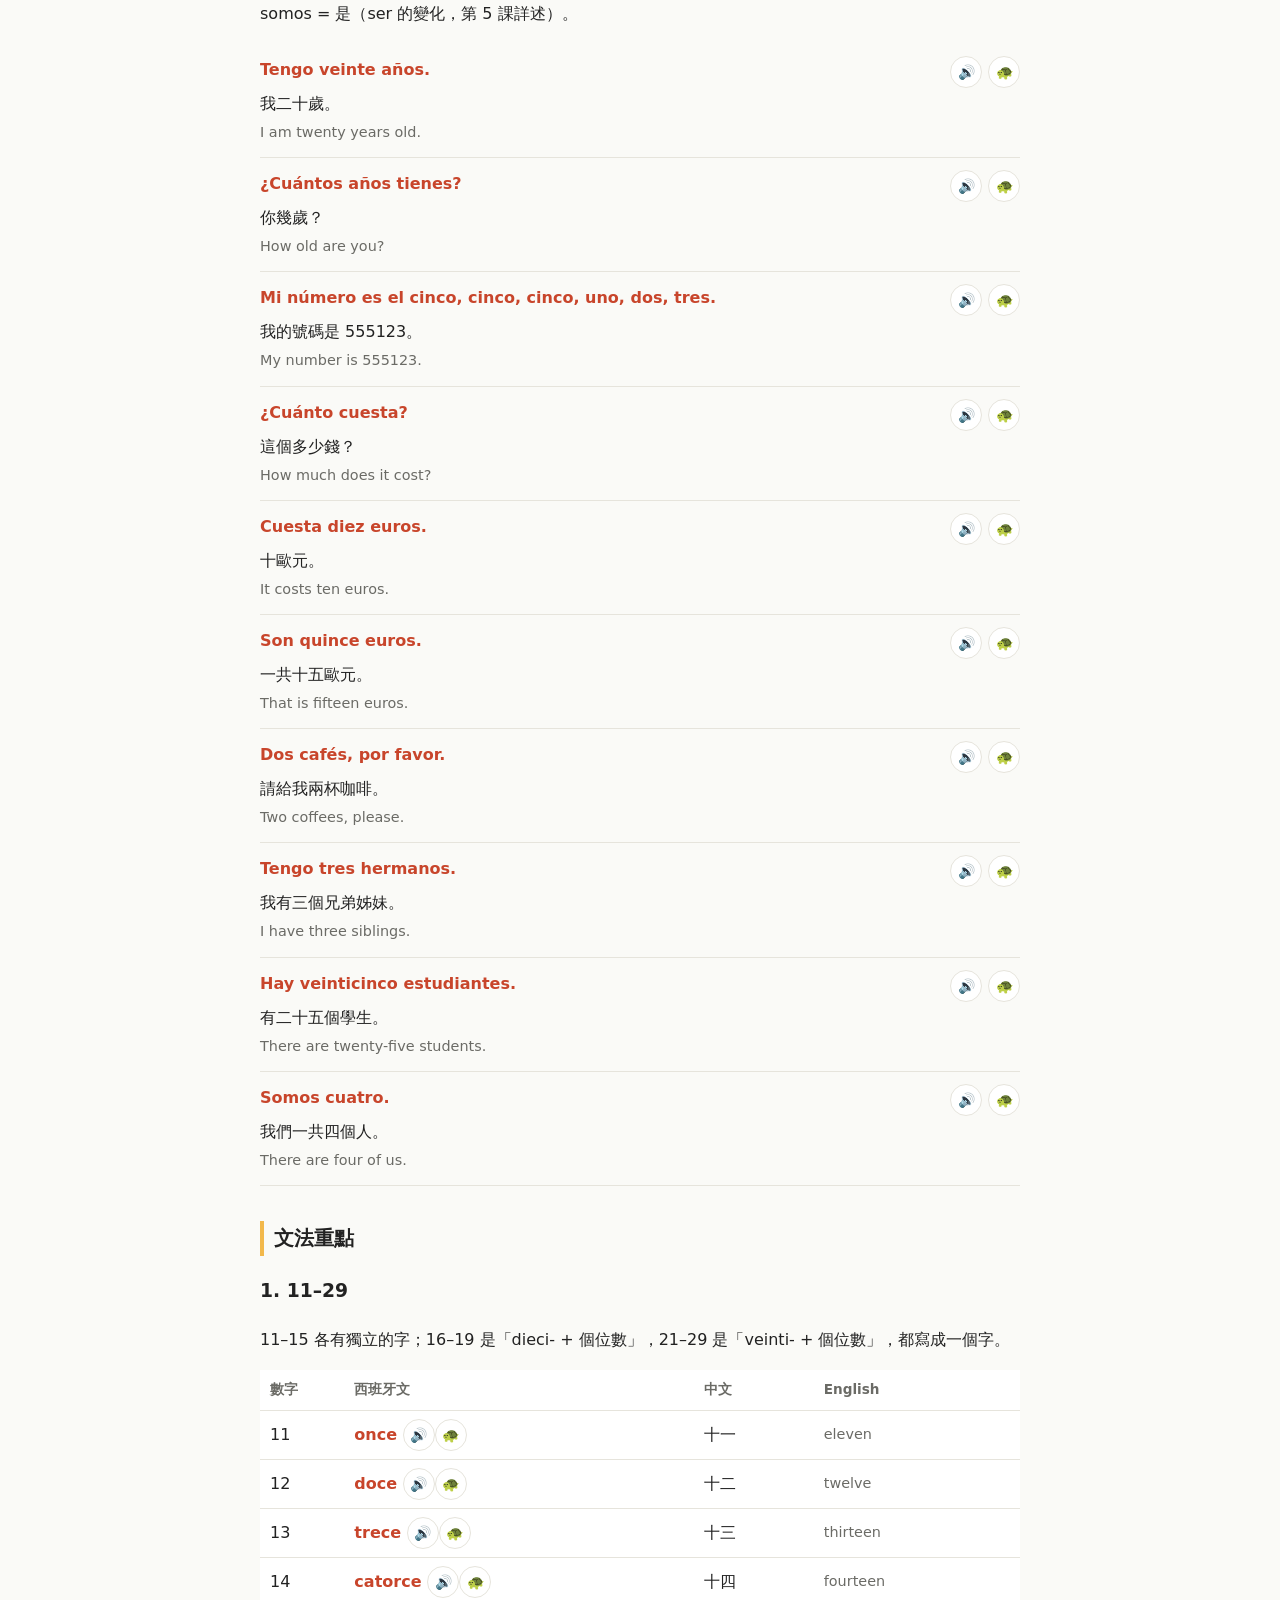
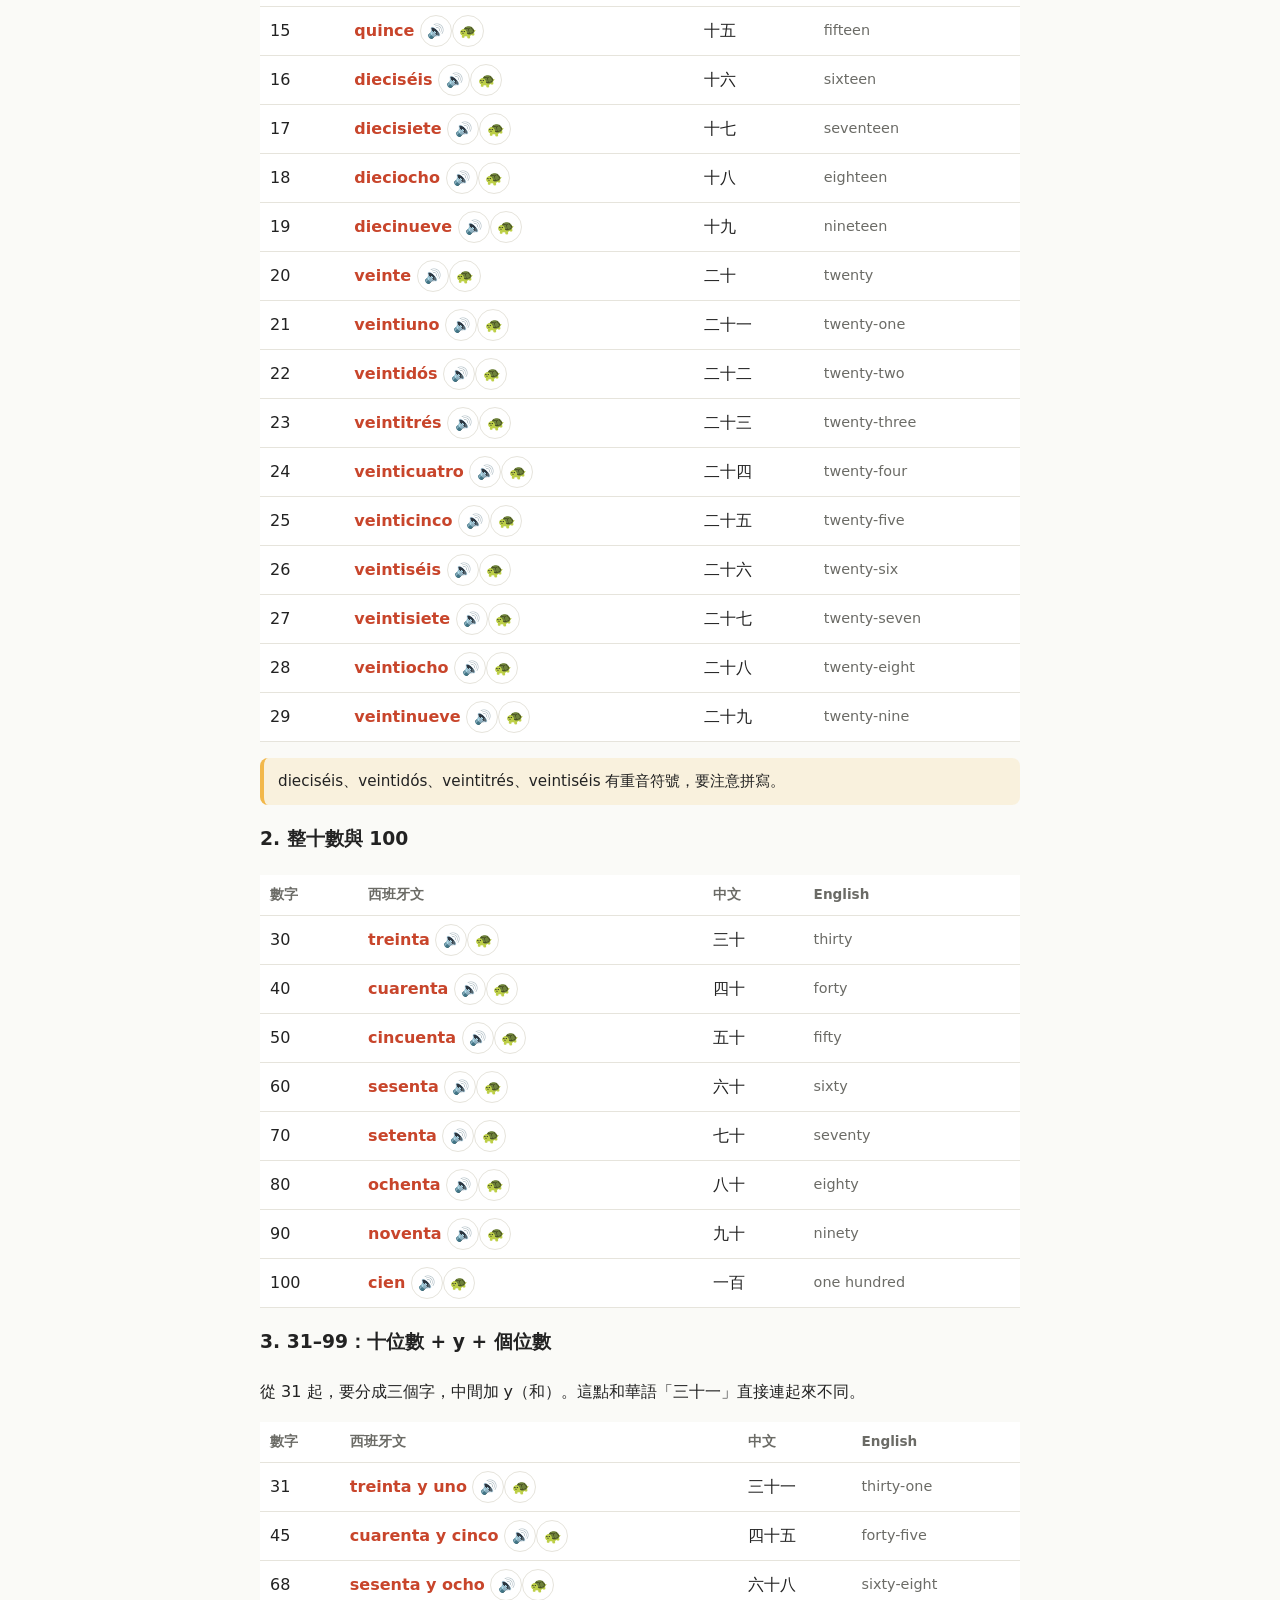
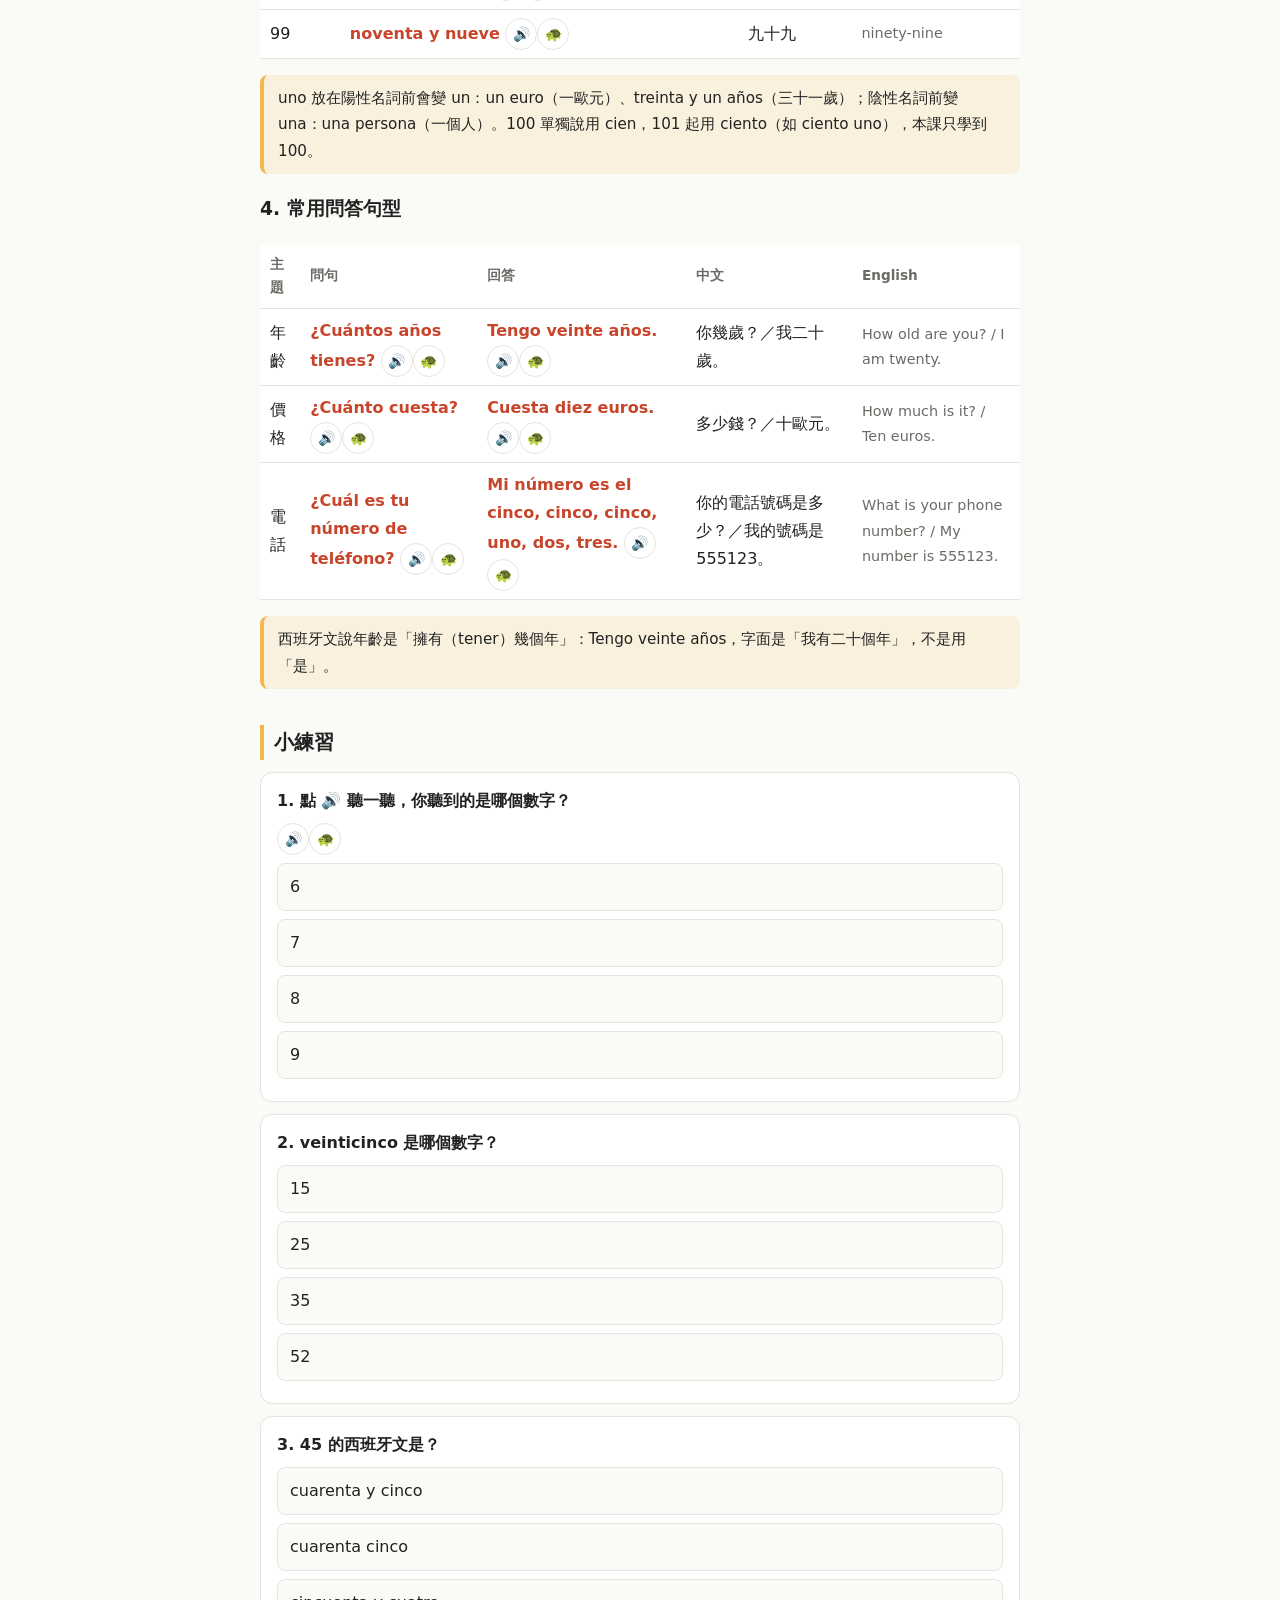
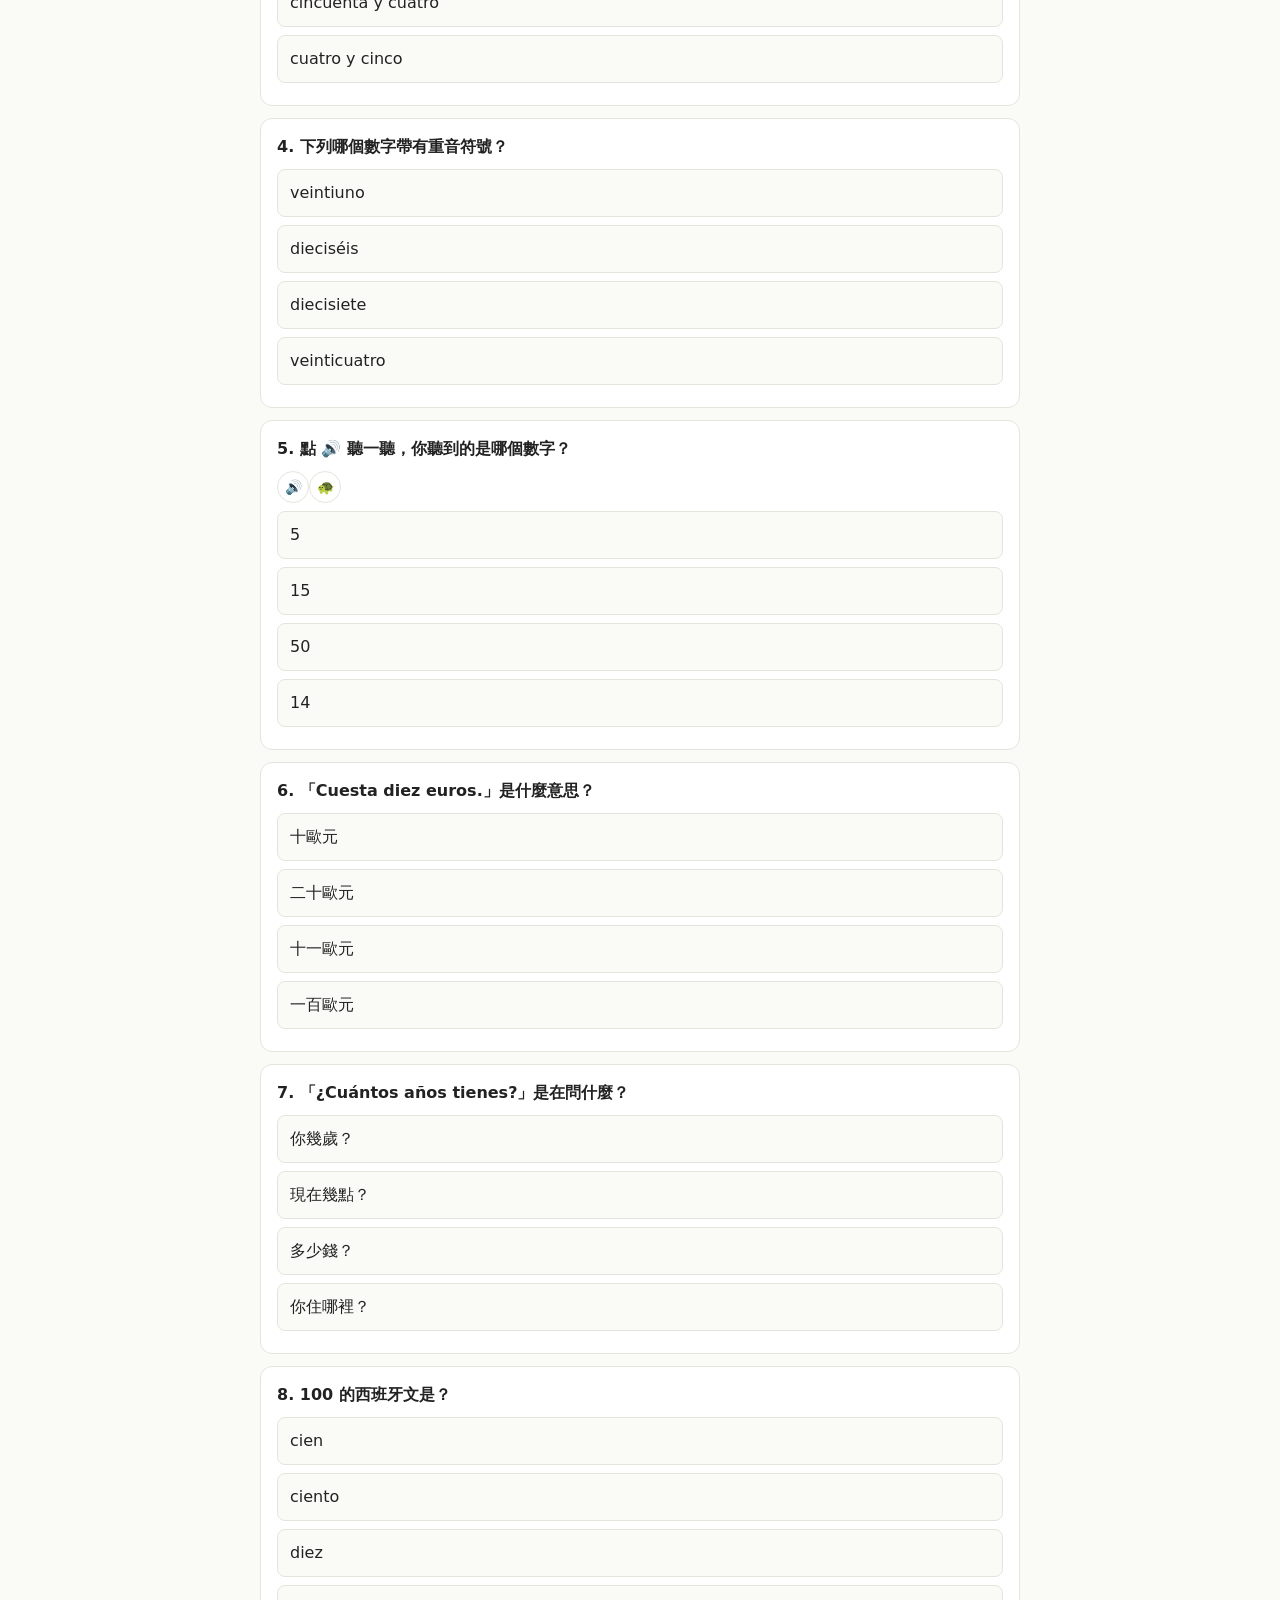
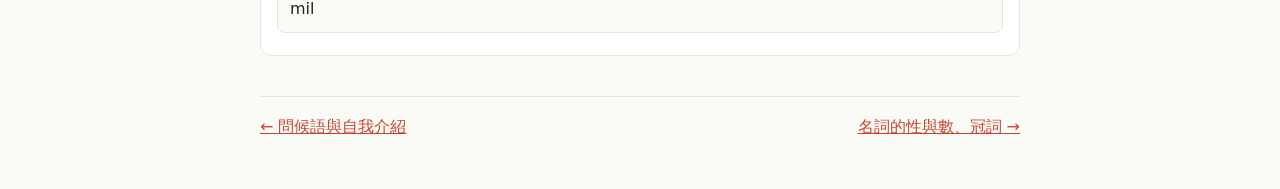
<file: lessons/a1-03-numbers.html>
<!DOCTYPE html>
<html lang="zh-Hant">
<head>
<meta charset="utf-8">
<meta name="viewport" content="width=device-width, initial-scale=1">
<title>A1-03 數字 0–100 | Español</title>
<link rel="stylesheet" href="../assets/css/style.css">
</head>
<body data-root="../" data-lesson="a1-03-numbers">
<header class="topbar"><div class="in"><a href="../index.html">← 課程目錄</a><span>A1 · 第 3 課</span></div></header>
<main>
<h1>數字 0–100 <small>Numbers 0–100</small></h1>

<section class="objectives"><h2>學習目標</h2>
<ul>
<li>學完後你可以說出並聽懂 0 到 100 的數字。</li>
<li>學完後你可以組合 31–99 的數字（十位數 + y + 個位數）。</li>
<li>學完後你可以說出自己的年齡，並問別人幾歲。</li>
<li>學完後你可以問價錢並聽懂簡單的價格，例如 diez euros。</li>
<li>學完後你可以用西班牙文念出電話號碼。</li>
</ul>
<div class="culture">在許多西語地區，小數點用逗號、千位數用句點，例如 1.000,50（各地略有差異）。西班牙使用歐元（euro）。</div>
</section>

<section class="vocab"><h2>單字表</h2>
<div class="table-wrap"><table>
<tr><th>西班牙文</th><th>發音</th><th>詞性</th><th>中文</th><th>English</th></tr>
<tr><td class="es">cero</td><td><button class="speak" data-text="cero">🔊</button></td><td>num.</td><td>0　零</td><td class="en">zero</td></tr>
<tr><td class="es">uno</td><td><button class="speak" data-text="uno">🔊</button></td><td>num.</td><td>1　一</td><td class="en">one</td></tr>
<tr><td class="es">dos</td><td><button class="speak" data-text="dos">🔊</button></td><td>num.</td><td>2　二</td><td class="en">two</td></tr>
<tr><td class="es">tres</td><td><button class="speak" data-text="tres">🔊</button></td><td>num.</td><td>3　三</td><td class="en">three</td></tr>
<tr><td class="es">cuatro</td><td><button class="speak" data-text="cuatro">🔊</button></td><td>num.</td><td>4　四</td><td class="en">four</td></tr>
<tr><td class="es">cinco</td><td><button class="speak" data-text="cinco">🔊</button></td><td>num.</td><td>5　五</td><td class="en">five</td></tr>
<tr><td class="es">seis</td><td><button class="speak" data-text="seis">🔊</button></td><td>num.</td><td>6　六</td><td class="en">six</td></tr>
<tr><td class="es">siete</td><td><button class="speak" data-text="siete">🔊</button></td><td>num.</td><td>7　七</td><td class="en">seven</td></tr>
<tr><td class="es">ocho</td><td><button class="speak" data-text="ocho">🔊</button></td><td>num.</td><td>8　八</td><td class="en">eight</td></tr>
<tr><td class="es">nueve</td><td><button class="speak" data-text="nueve">🔊</button></td><td>num.</td><td>9　九</td><td class="en">nine</td></tr>
<tr><td class="es">diez</td><td><button class="speak" data-text="diez">🔊</button></td><td>num.</td><td>10　十</td><td class="en">ten</td></tr>
<tr><td class="es">el número</td><td><button class="speak" data-text="el número">🔊</button></td><td>n.m.</td><td>號碼；數字</td><td class="en">number</td></tr>
<tr><td class="es">el teléfono</td><td><button class="speak" data-text="el teléfono">🔊</button></td><td>n.m.</td><td>電話</td><td class="en">telephone</td></tr>
<tr><td class="es">la edad</td><td><button class="speak" data-text="la edad">🔊</button></td><td>n.f.</td><td>年齡</td><td class="en">age</td></tr>
<tr><td class="es">los años</td><td><button class="speak" data-text="los años">🔊</button></td><td>n.m. pl.</td><td>歲；年</td><td class="en">years</td></tr>
<tr><td class="es">¿Cuánto cuesta?</td><td><button class="speak" data-text="¿Cuánto cuesta?">🔊</button></td><td>phr.</td><td>多少錢？</td><td class="en">How much does it cost?</td></tr>
</table></div>
<p class="en">num. = 數詞 numeral；pl. = 複數 plural。</p>
</section>

<section class="examples"><h2>例句</h2>
<p>先認識這幾個字，整句記起來即可：tengo = 我有、hay = 有（存在）、mi = 我的、tu = 你的、son／somos = 是（ser 的變化，第 5 課詳述）。</p>
<div class="ex"><div class="es">Tengo veinte años.</div><span class="btns"><button class="speak" data-text="Tengo veinte años.">🔊</button></span><div class="zh">我二十歲。</div><div class="en">I am twenty years old.</div></div>
<div class="ex"><div class="es">¿Cuántos años tienes?</div><span class="btns"><button class="speak" data-text="¿Cuántos años tienes?">🔊</button></span><div class="zh">你幾歲？</div><div class="en">How old are you?</div></div>
<div class="ex"><div class="es">Mi número es el cinco, cinco, cinco, uno, dos, tres.</div><span class="btns"><button class="speak" data-text="Mi número es el cinco, cinco, cinco, uno, dos, tres.">🔊</button></span><div class="zh">我的號碼是 555123。</div><div class="en">My number is 555123.</div></div>
<div class="ex"><div class="es">¿Cuánto cuesta?</div><span class="btns"><button class="speak" data-text="¿Cuánto cuesta?">🔊</button></span><div class="zh">這個多少錢？</div><div class="en">How much does it cost?</div></div>
<div class="ex"><div class="es">Cuesta diez euros.</div><span class="btns"><button class="speak" data-text="Cuesta diez euros.">🔊</button></span><div class="zh">十歐元。</div><div class="en">It costs ten euros.</div></div>
<div class="ex"><div class="es">Son quince euros.</div><span class="btns"><button class="speak" data-text="Son quince euros.">🔊</button></span><div class="zh">一共十五歐元。</div><div class="en">That is fifteen euros.</div></div>
<div class="ex"><div class="es">Dos cafés, por favor.</div><span class="btns"><button class="speak" data-text="Dos cafés, por favor.">🔊</button></span><div class="zh">請給我兩杯咖啡。</div><div class="en">Two coffees, please.</div></div>
<div class="ex"><div class="es">Tengo tres hermanos.</div><span class="btns"><button class="speak" data-text="Tengo tres hermanos.">🔊</button></span><div class="zh">我有三個兄弟姊妹。</div><div class="en">I have three siblings.</div></div>
<div class="ex"><div class="es">Hay veinticinco estudiantes.</div><span class="btns"><button class="speak" data-text="Hay veinticinco estudiantes.">🔊</button></span><div class="zh">有二十五個學生。</div><div class="en">There are twenty-five students.</div></div>
<div class="ex"><div class="es">Somos cuatro.</div><span class="btns"><button class="speak" data-text="Somos cuatro.">🔊</button></span><div class="zh">我們一共四個人。</div><div class="en">There are four of us.</div></div>
</section>

<section class="grammar"><h2>文法重點</h2>

<h3>1. 11–29</h3>
<p>11–15 各有獨立的字；16–19 是「dieci- + 個位數」，21–29 是「veinti- + 個位數」，都寫成一個字。</p>
<div class="table-wrap"><table>
<tr><th>數字</th><th>西班牙文</th><th>中文</th><th>English</th></tr>
<tr><td>11</td><td class="es">once <button class="speak" data-text="once">🔊</button></td><td>十一</td><td class="en">eleven</td></tr>
<tr><td>12</td><td class="es">doce <button class="speak" data-text="doce">🔊</button></td><td>十二</td><td class="en">twelve</td></tr>
<tr><td>13</td><td class="es">trece <button class="speak" data-text="trece">🔊</button></td><td>十三</td><td class="en">thirteen</td></tr>
<tr><td>14</td><td class="es">catorce <button class="speak" data-text="catorce">🔊</button></td><td>十四</td><td class="en">fourteen</td></tr>
<tr><td>15</td><td class="es">quince <button class="speak" data-text="quince">🔊</button></td><td>十五</td><td class="en">fifteen</td></tr>
<tr><td>16</td><td class="es">dieciséis <button class="speak" data-text="dieciséis">🔊</button></td><td>十六</td><td class="en">sixteen</td></tr>
<tr><td>17</td><td class="es">diecisiete <button class="speak" data-text="diecisiete">🔊</button></td><td>十七</td><td class="en">seventeen</td></tr>
<tr><td>18</td><td class="es">dieciocho <button class="speak" data-text="dieciocho">🔊</button></td><td>十八</td><td class="en">eighteen</td></tr>
<tr><td>19</td><td class="es">diecinueve <button class="speak" data-text="diecinueve">🔊</button></td><td>十九</td><td class="en">nineteen</td></tr>
<tr><td>20</td><td class="es">veinte <button class="speak" data-text="veinte">🔊</button></td><td>二十</td><td class="en">twenty</td></tr>
<tr><td>21</td><td class="es">veintiuno <button class="speak" data-text="veintiuno">🔊</button></td><td>二十一</td><td class="en">twenty-one</td></tr>
<tr><td>22</td><td class="es">veintidós <button class="speak" data-text="veintidós">🔊</button></td><td>二十二</td><td class="en">twenty-two</td></tr>
<tr><td>23</td><td class="es">veintitrés <button class="speak" data-text="veintitrés">🔊</button></td><td>二十三</td><td class="en">twenty-three</td></tr>
<tr><td>24</td><td class="es">veinticuatro <button class="speak" data-text="veinticuatro">🔊</button></td><td>二十四</td><td class="en">twenty-four</td></tr>
<tr><td>25</td><td class="es">veinticinco <button class="speak" data-text="veinticinco">🔊</button></td><td>二十五</td><td class="en">twenty-five</td></tr>
<tr><td>26</td><td class="es">veintiséis <button class="speak" data-text="veintiséis">🔊</button></td><td>二十六</td><td class="en">twenty-six</td></tr>
<tr><td>27</td><td class="es">veintisiete <button class="speak" data-text="veintisiete">🔊</button></td><td>二十七</td><td class="en">twenty-seven</td></tr>
<tr><td>28</td><td class="es">veintiocho <button class="speak" data-text="veintiocho">🔊</button></td><td>二十八</td><td class="en">twenty-eight</td></tr>
<tr><td>29</td><td class="es">veintinueve <button class="speak" data-text="veintinueve">🔊</button></td><td>二十九</td><td class="en">twenty-nine</td></tr>
</table></div>
<div class="tip">dieciséis、veintidós、veintitrés、veintiséis 有重音符號，要注意拼寫。</div>

<h3>2. 整十數與 100</h3>
<div class="table-wrap"><table>
<tr><th>數字</th><th>西班牙文</th><th>中文</th><th>English</th></tr>
<tr><td>30</td><td class="es">treinta <button class="speak" data-text="treinta">🔊</button></td><td>三十</td><td class="en">thirty</td></tr>
<tr><td>40</td><td class="es">cuarenta <button class="speak" data-text="cuarenta">🔊</button></td><td>四十</td><td class="en">forty</td></tr>
<tr><td>50</td><td class="es">cincuenta <button class="speak" data-text="cincuenta">🔊</button></td><td>五十</td><td class="en">fifty</td></tr>
<tr><td>60</td><td class="es">sesenta <button class="speak" data-text="sesenta">🔊</button></td><td>六十</td><td class="en">sixty</td></tr>
<tr><td>70</td><td class="es">setenta <button class="speak" data-text="setenta">🔊</button></td><td>七十</td><td class="en">seventy</td></tr>
<tr><td>80</td><td class="es">ochenta <button class="speak" data-text="ochenta">🔊</button></td><td>八十</td><td class="en">eighty</td></tr>
<tr><td>90</td><td class="es">noventa <button class="speak" data-text="noventa">🔊</button></td><td>九十</td><td class="en">ninety</td></tr>
<tr><td>100</td><td class="es">cien <button class="speak" data-text="cien">🔊</button></td><td>一百</td><td class="en">one hundred</td></tr>
</table></div>

<h3>3. 31–99：十位數 + y + 個位數</h3>
<p>從 31 起，要分成三個字，中間加 y（和）。這點和華語「三十一」直接連起來不同。</p>
<div class="table-wrap"><table>
<tr><th>數字</th><th>西班牙文</th><th>中文</th><th>English</th></tr>
<tr><td>31</td><td class="es">treinta y uno <button class="speak" data-text="treinta y uno">🔊</button></td><td>三十一</td><td class="en">thirty-one</td></tr>
<tr><td>45</td><td class="es">cuarenta y cinco <button class="speak" data-text="cuarenta y cinco">🔊</button></td><td>四十五</td><td class="en">forty-five</td></tr>
<tr><td>68</td><td class="es">sesenta y ocho <button class="speak" data-text="sesenta y ocho">🔊</button></td><td>六十八</td><td class="en">sixty-eight</td></tr>
<tr><td>99</td><td class="es">noventa y nueve <button class="speak" data-text="noventa y nueve">🔊</button></td><td>九十九</td><td class="en">ninety-nine</td></tr>
</table></div>
<div class="tip">uno 放在陽性名詞前會變 un：un euro（一歐元）、treinta y un años（三十一歲）；陰性名詞前變 una：una persona（一個人）。100 單獨說用 cien，101 起用 ciento（如 ciento uno），本課只學到 100。</div>

<h3>4. 常用問答句型</h3>
<div class="table-wrap"><table>
<tr><th>主題</th><th>問句</th><th>回答</th><th>中文</th><th>English</th></tr>
<tr><td>年齡</td><td class="es">¿Cuántos años tienes? <button class="speak" data-text="¿Cuántos años tienes?">🔊</button></td><td class="es">Tengo veinte años. <button class="speak" data-text="Tengo veinte años.">🔊</button></td><td>你幾歲？／我二十歲。</td><td class="en">How old are you? / I am twenty.</td></tr>
<tr><td>價格</td><td class="es">¿Cuánto cuesta? <button class="speak" data-text="¿Cuánto cuesta?">🔊</button></td><td class="es">Cuesta diez euros. <button class="speak" data-text="Cuesta diez euros.">🔊</button></td><td>多少錢？／十歐元。</td><td class="en">How much is it? / Ten euros.</td></tr>
<tr><td>電話</td><td class="es">¿Cuál es tu número de teléfono? <button class="speak" data-text="¿Cuál es tu número de teléfono?">🔊</button></td><td class="es">Mi número es el cinco, cinco, cinco, uno, dos, tres. <button class="speak" data-text="Mi número es el cinco, cinco, cinco, uno, dos, tres.">🔊</button></td><td>你的電話號碼是多少？／我的號碼是 555123。</td><td class="en">What is your phone number? / My number is 555123.</td></tr>
</table></div>
<div class="tip">西班牙文說年齡是「擁有（tener）幾個年」：Tengo veinte años，字面是「我有二十個年」，不是用「是」。</div>
</section>

<section class="practice"><h2>小練習</h2>
<div id="quiz"></div>
<script type="application/json" id="quiz-data">
[
 {
  "q": "點 🔊 聽一聽，你聽到的是哪個數字？",
  "speak": "ocho",
  "options": [
   "6",
   "7",
   "8",
   "9"
  ],
  "answer": 2,
  "explain": "ocho 是 8。"
 },
 {
  "q": "veinticinco 是哪個數字？",
  "options": [
   "15",
   "25",
   "35",
   "52"
  ],
  "answer": 1,
  "explain": "veinti- 表示 20 多，cinco 是 5，合起來是 25。"
 },
 {
  "q": "45 的西班牙文是？",
  "options": [
   "cuarenta y cinco",
   "cuarenta cinco",
   "cincuenta y cuatro",
   "cuatro y cinco"
  ],
  "answer": 0,
  "explain": "31 以上是「十位數 + y + 個位數」。"
 },
 {
  "q": "下列哪個數字帶有重音符號？",
  "options": [
   "veintiuno",
   "dieciséis",
   "diecisiete",
   "veinticuatro"
  ],
  "answer": 1,
  "explain": "dieciséis 有重音符號；另外 veintidós、veintitrés、veintiséis 也有。"
 },
 {
  "q": "點 🔊 聽一聽，你聽到的是哪個數字？",
  "speak": "quince",
  "options": [
   "5",
   "15",
   "50",
   "14"
  ],
  "answer": 1,
  "explain": "quince 是 15。"
 },
 {
  "q": "「Cuesta diez euros.」是什麼意思？",
  "options": [
   "十歐元",
   "二十歐元",
   "十一歐元",
   "一百歐元"
  ],
  "answer": 0,
  "explain": "cuesta 是「價錢是」，diez 是 10。"
 },
 {
  "q": "「¿Cuántos años tienes?」是在問什麼？",
  "options": [
   "你幾歲？",
   "現在幾點？",
   "多少錢？",
   "你住哪裡？"
  ],
  "answer": 0,
  "explain": "años 是「歲」，cuántos 是「多少」。"
 },
 {
  "q": "100 的西班牙文是？",
  "options": [
   "cien",
   "ciento",
   "diez",
   "mil"
  ],
  "answer": 0,
  "explain": "單獨說 100 用 cien；101 以上才用 ciento（如 ciento uno）。"
 }
]
</script></section>

<nav class="lesson-nav" id="lesson-nav"></nav>
</main>
<script src="../assets/js/tts.js"></script>
<script src="../assets/js/quiz.js"></script>
<script src="../assets/js/main.js"></script>
</body>
</html>
</file>
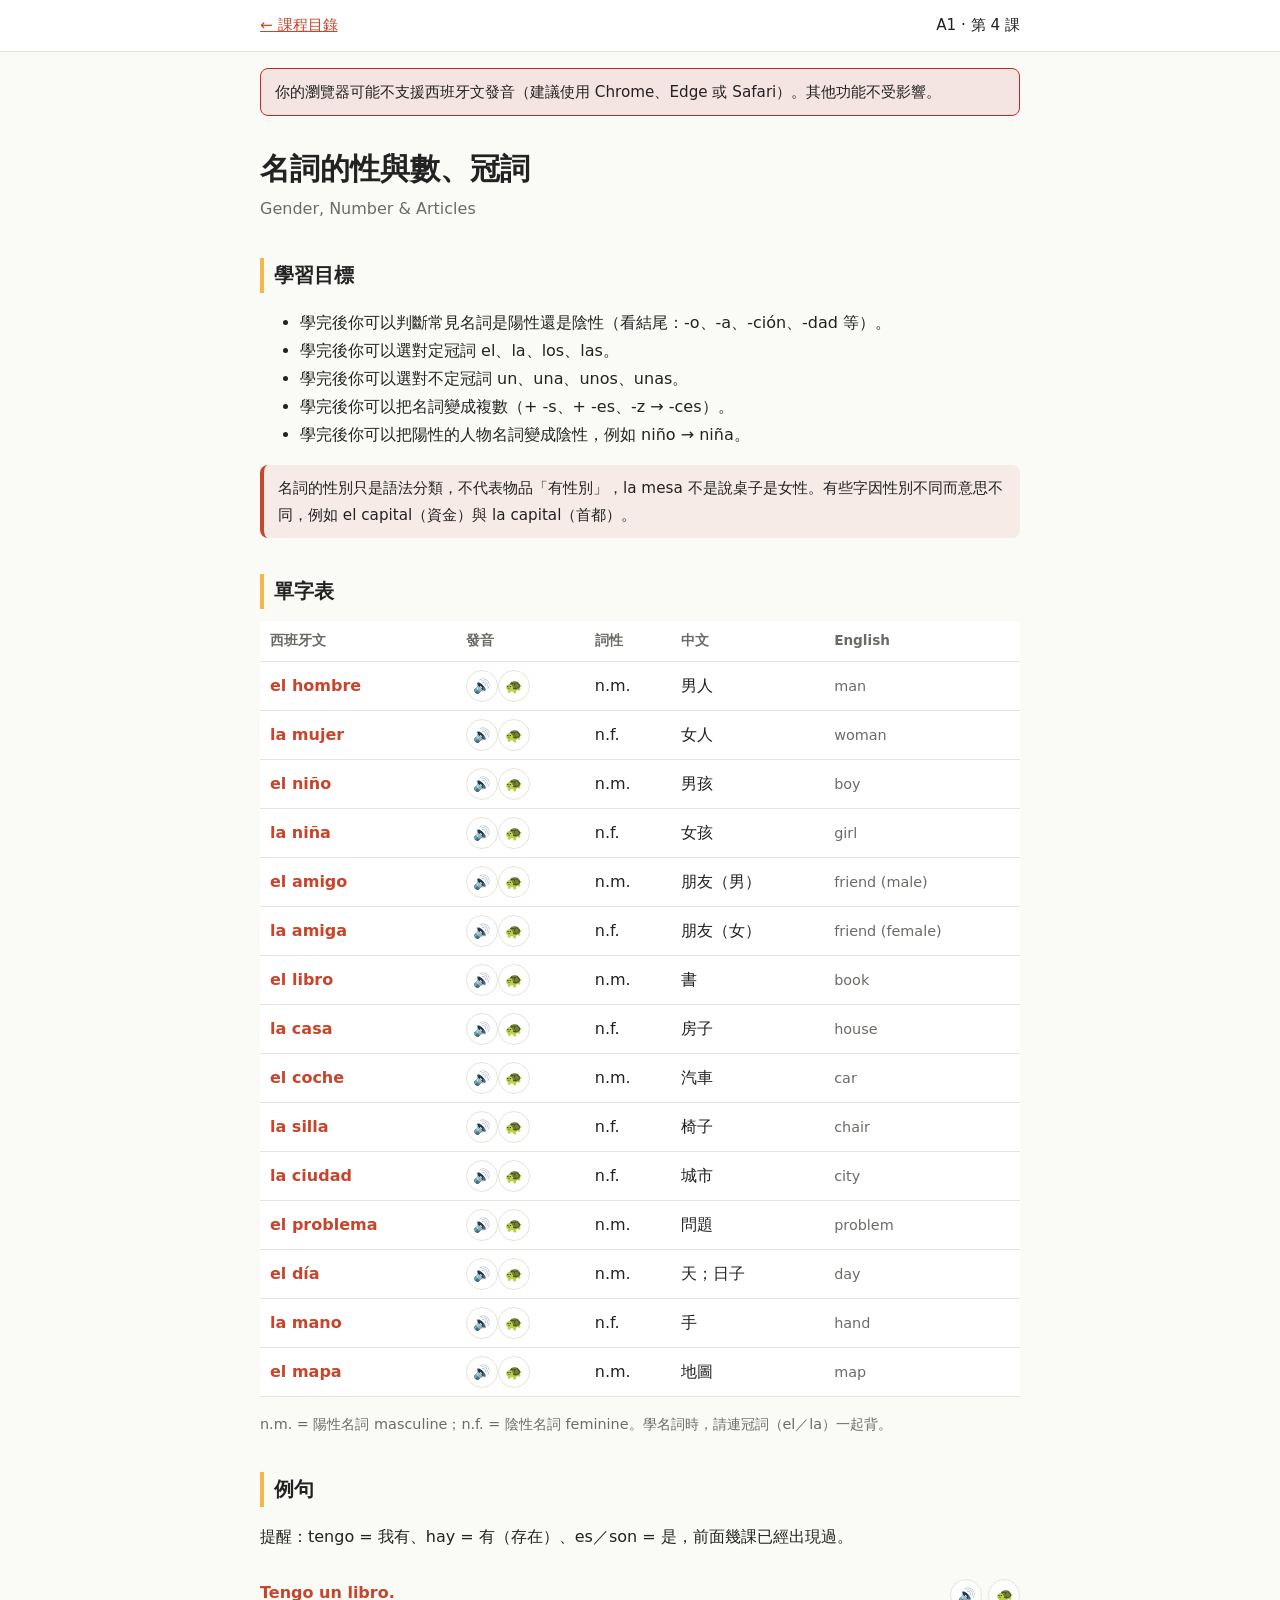
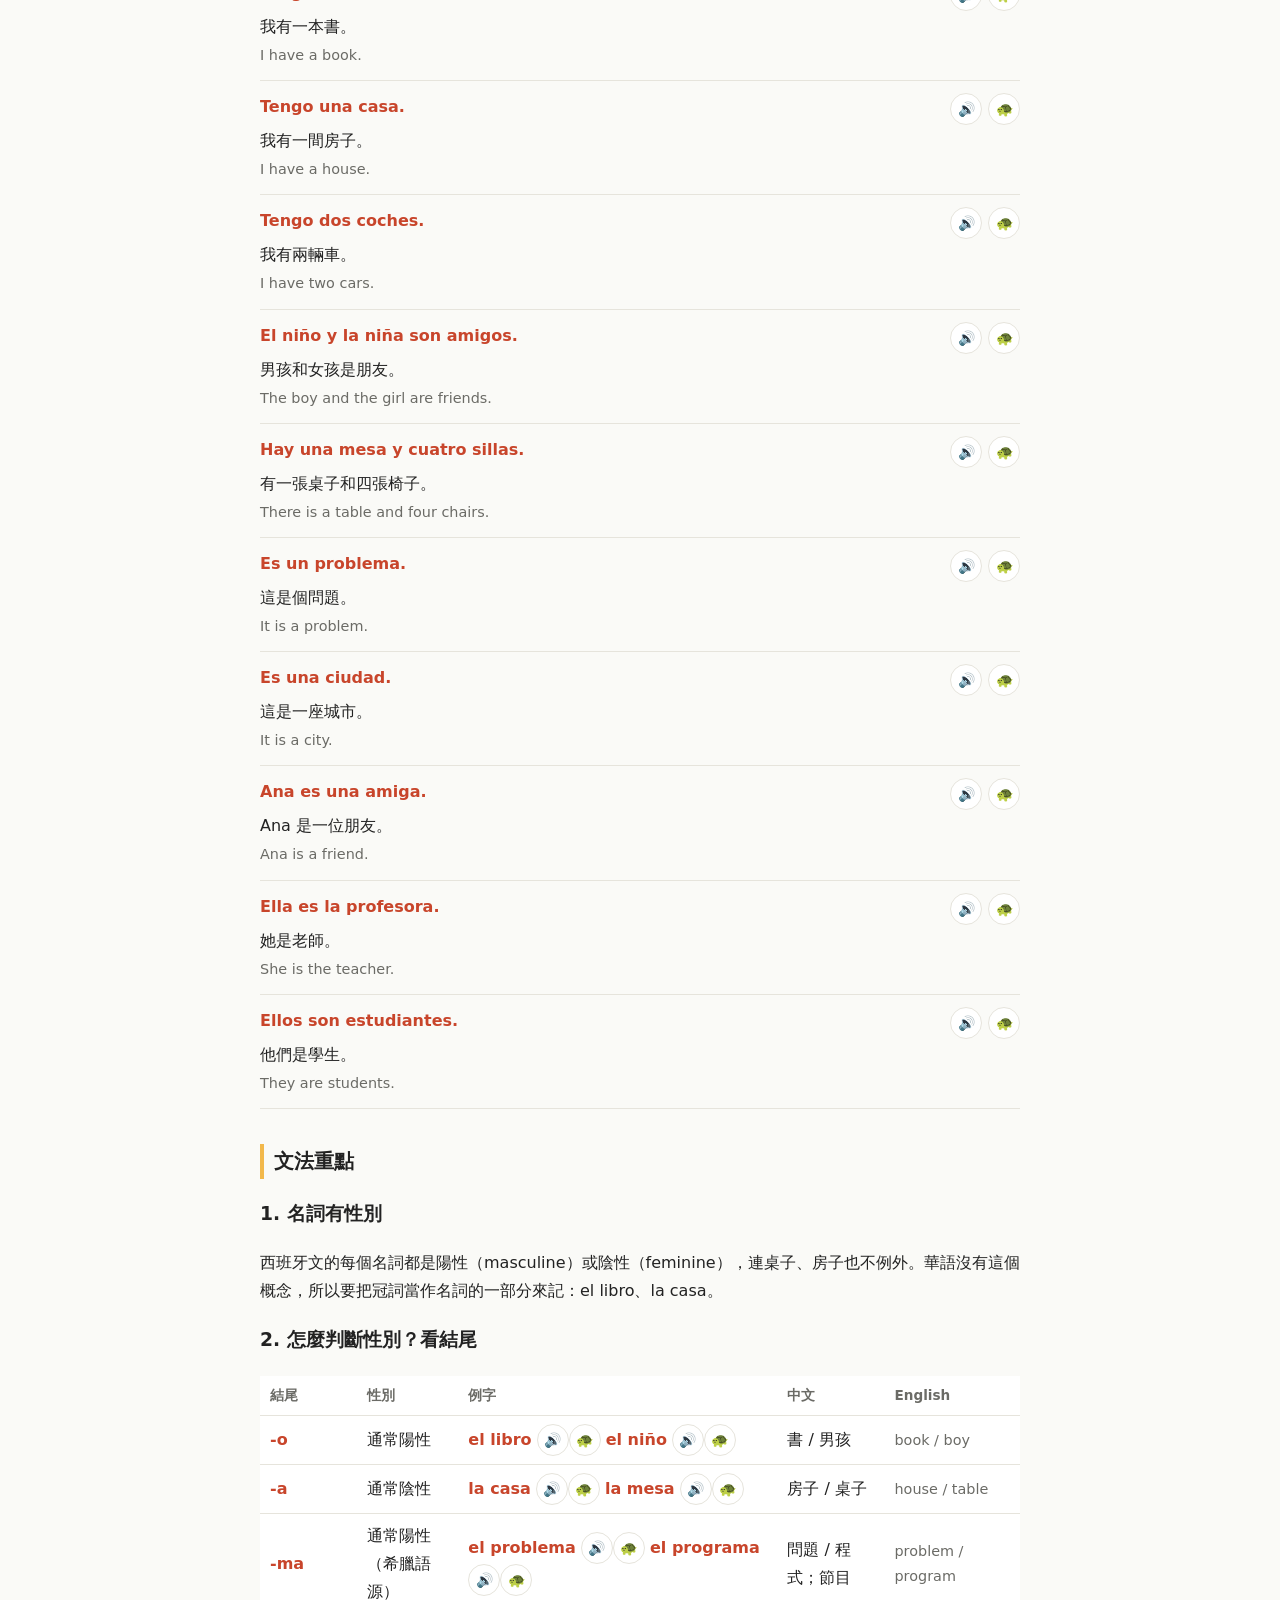
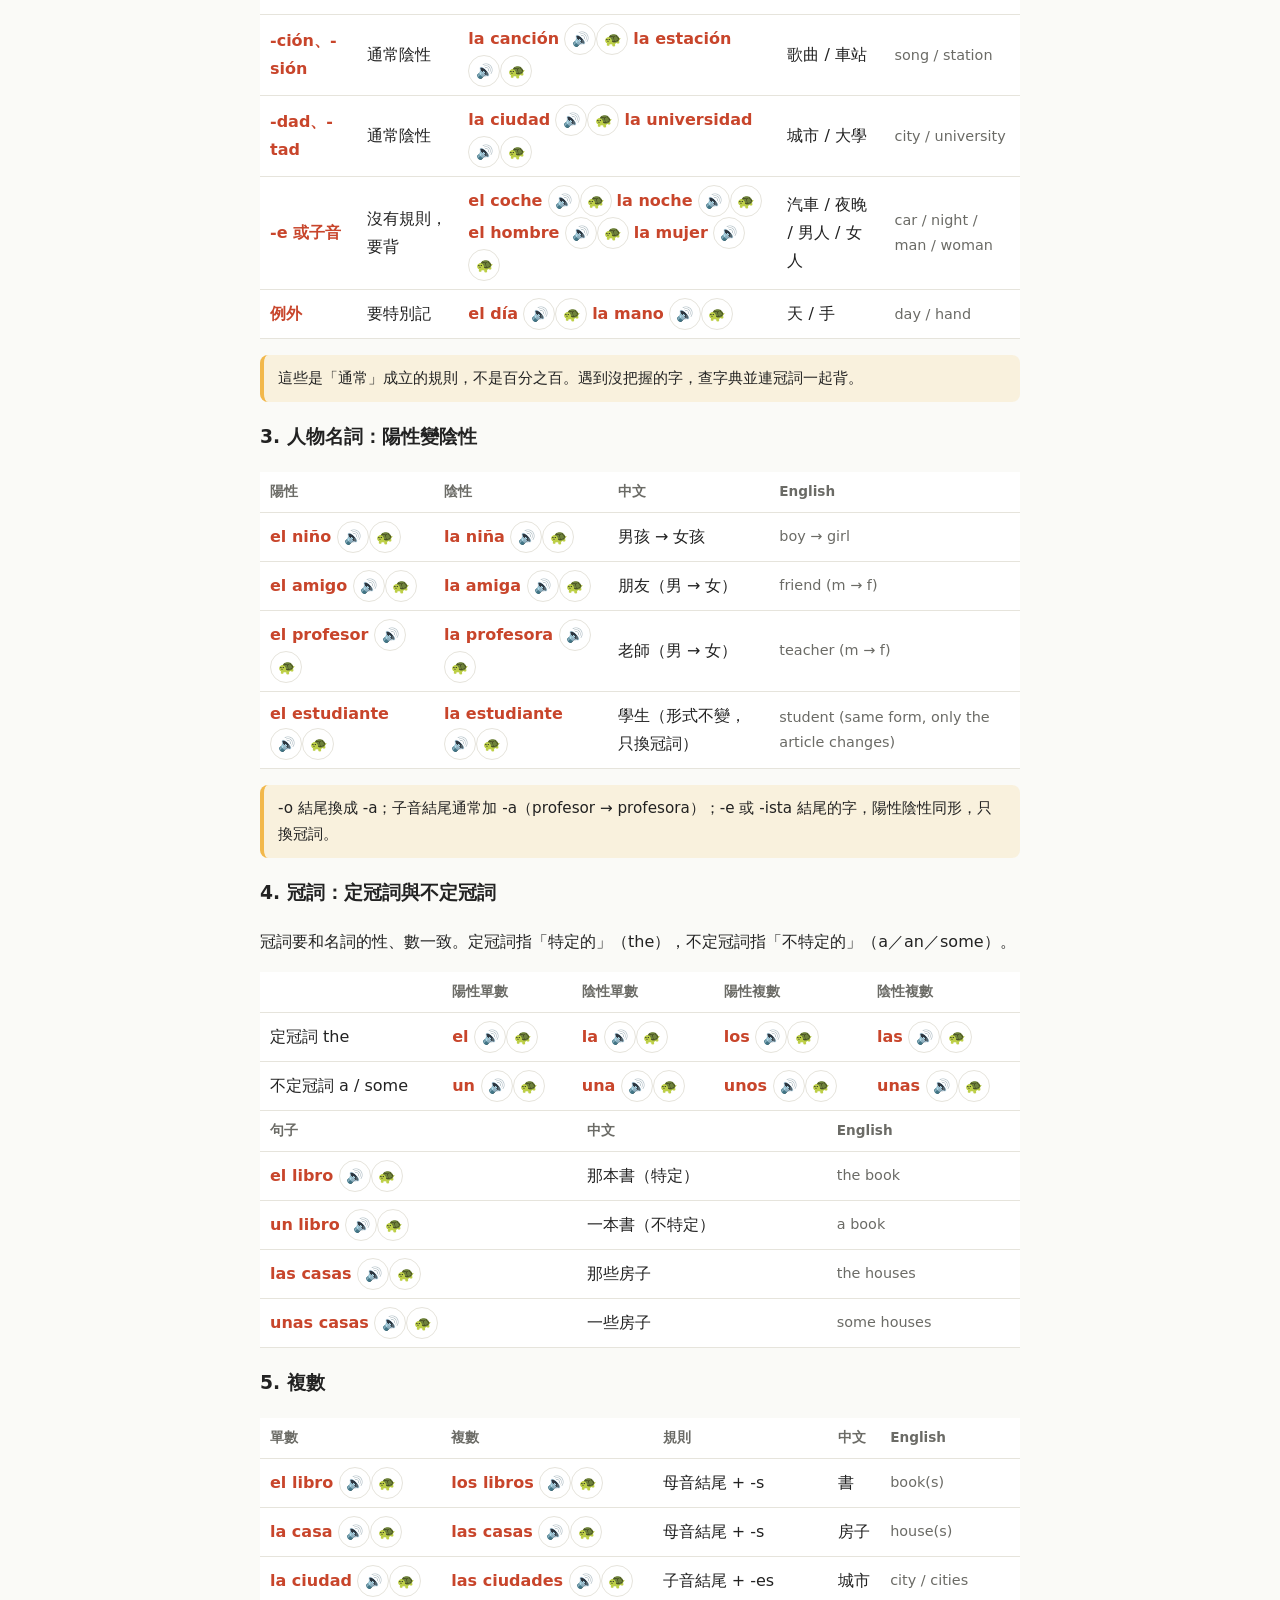
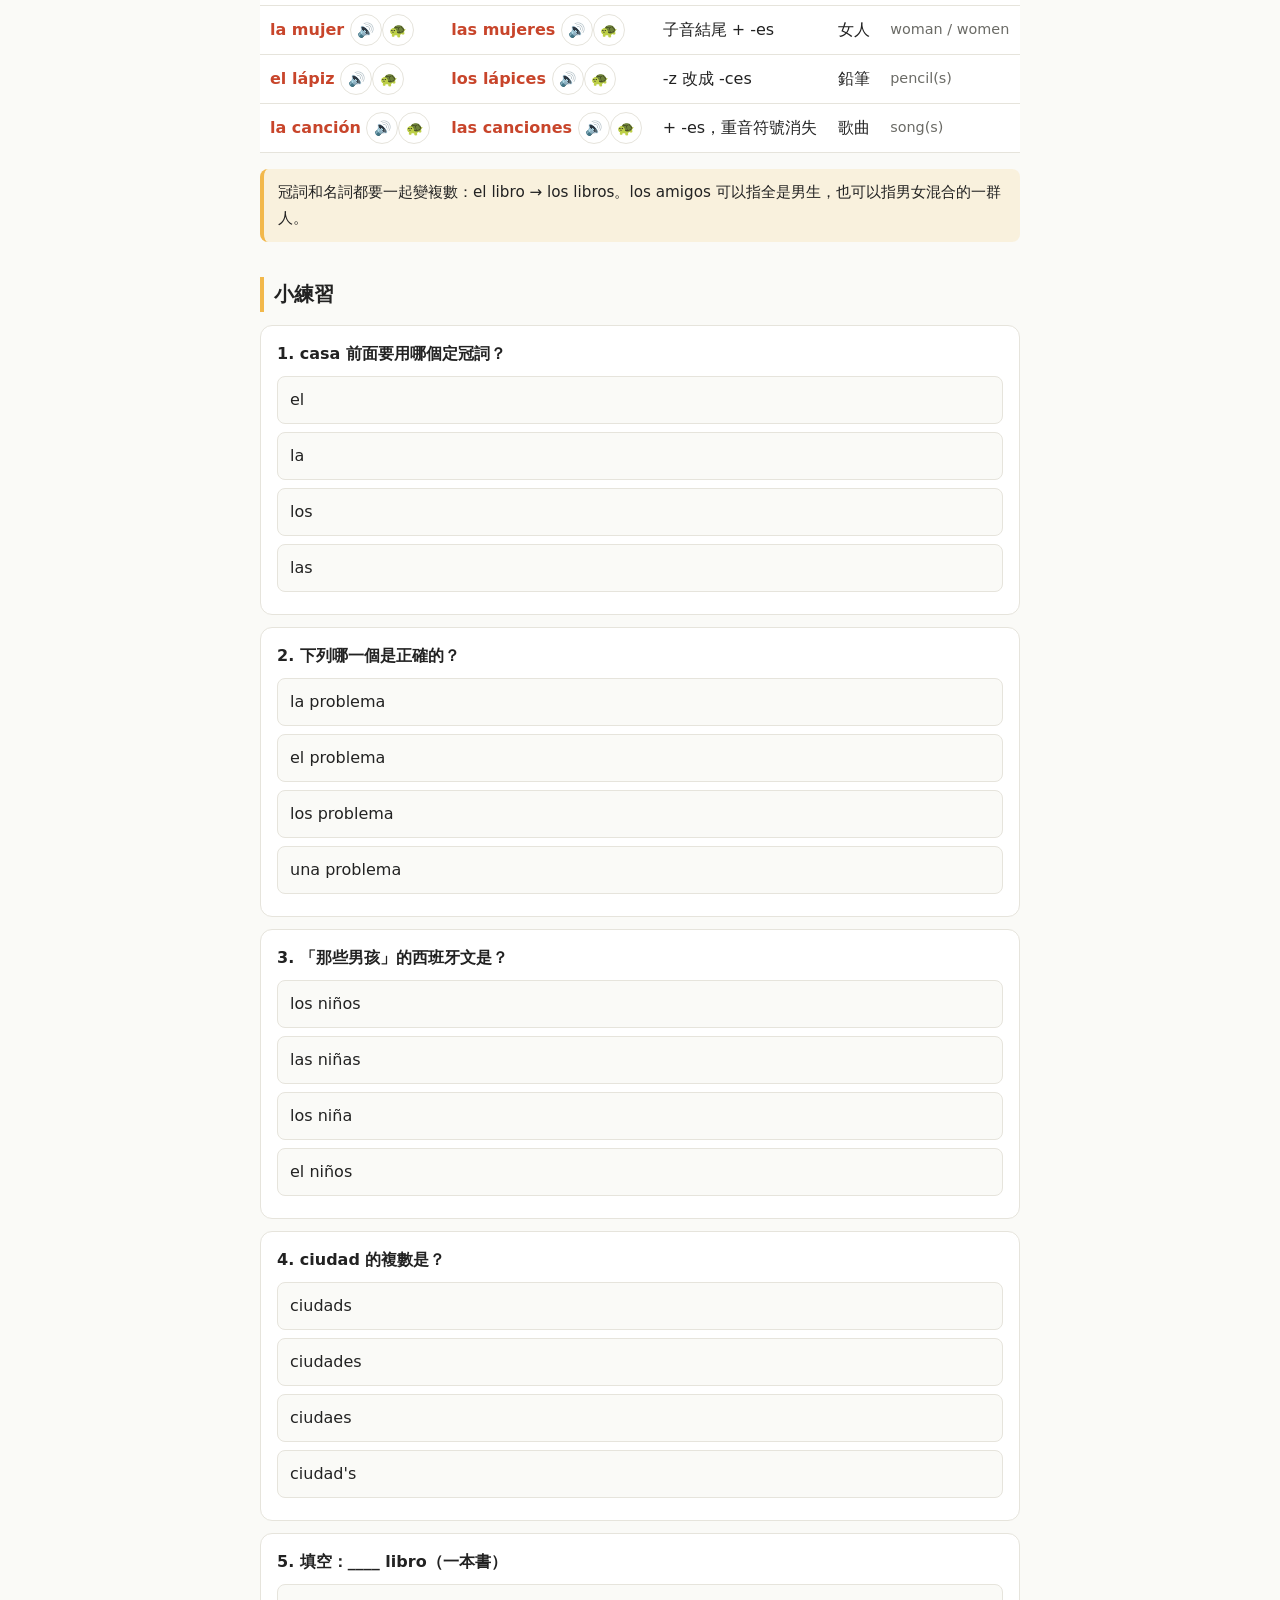
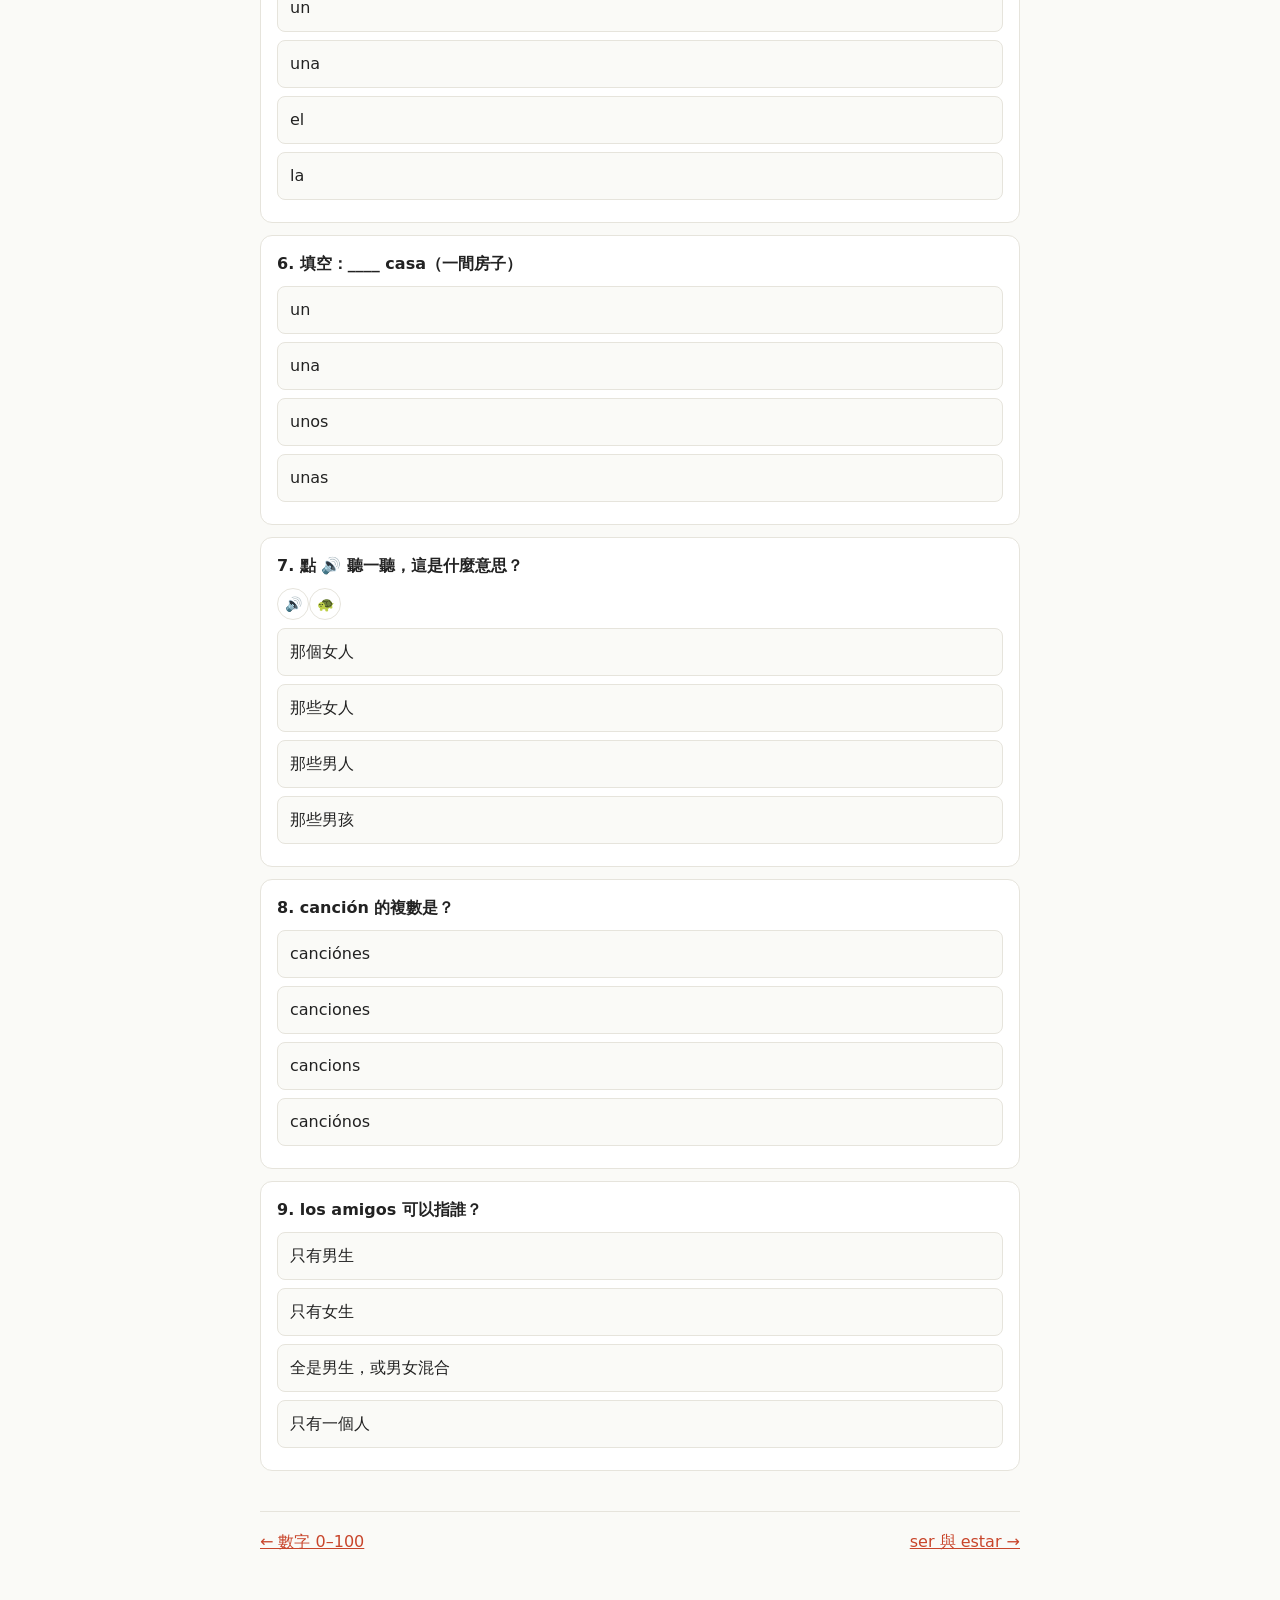
<file: lessons/a1-04-nouns-articles.html>
<!DOCTYPE html>
<html lang="zh-Hant">
<head>
<meta charset="utf-8">
<meta name="viewport" content="width=device-width, initial-scale=1">
<title>A1-04 名詞的性與數、冠詞 | Español</title>
<link rel="stylesheet" href="../assets/css/style.css">
</head>
<body data-root="../" data-lesson="a1-04-nouns-articles">
<header class="topbar"><div class="in"><a href="../index.html">← 課程目錄</a><span>A1 · 第 4 課</span></div></header>
<main>
<h1>名詞的性與數、冠詞 <small>Gender, Number &amp; Articles</small></h1>

<section class="objectives"><h2>學習目標</h2>
<ul>
<li>學完後你可以判斷常見名詞是陽性還是陰性（看結尾：-o、-a、-ción、-dad 等）。</li>
<li>學完後你可以選對定冠詞 el、la、los、las。</li>
<li>學完後你可以選對不定冠詞 un、una、unos、unas。</li>
<li>學完後你可以把名詞變成複數（+ -s、+ -es、-z → -ces）。</li>
<li>學完後你可以把陽性的人物名詞變成陰性，例如 niño → niña。</li>
</ul>
<div class="culture">名詞的性別只是語法分類，不代表物品「有性別」，la mesa 不是說桌子是女性。有些字因性別不同而意思不同，例如 el capital（資金）與 la capital（首都）。</div>
</section>

<section class="vocab"><h2>單字表</h2>
<div class="table-wrap"><table>
<tr><th>西班牙文</th><th>發音</th><th>詞性</th><th>中文</th><th>English</th></tr>
<tr><td class="es">el hombre</td><td><button class="speak" data-text="el hombre">🔊</button></td><td>n.m.</td><td>男人</td><td class="en">man</td></tr>
<tr><td class="es">la mujer</td><td><button class="speak" data-text="la mujer">🔊</button></td><td>n.f.</td><td>女人</td><td class="en">woman</td></tr>
<tr><td class="es">el niño</td><td><button class="speak" data-text="el niño">🔊</button></td><td>n.m.</td><td>男孩</td><td class="en">boy</td></tr>
<tr><td class="es">la niña</td><td><button class="speak" data-text="la niña">🔊</button></td><td>n.f.</td><td>女孩</td><td class="en">girl</td></tr>
<tr><td class="es">el amigo</td><td><button class="speak" data-text="el amigo">🔊</button></td><td>n.m.</td><td>朋友（男）</td><td class="en">friend (male)</td></tr>
<tr><td class="es">la amiga</td><td><button class="speak" data-text="la amiga">🔊</button></td><td>n.f.</td><td>朋友（女）</td><td class="en">friend (female)</td></tr>
<tr><td class="es">el libro</td><td><button class="speak" data-text="el libro">🔊</button></td><td>n.m.</td><td>書</td><td class="en">book</td></tr>
<tr><td class="es">la casa</td><td><button class="speak" data-text="la casa">🔊</button></td><td>n.f.</td><td>房子</td><td class="en">house</td></tr>
<tr><td class="es">el coche</td><td><button class="speak" data-text="el coche">🔊</button></td><td>n.m.</td><td>汽車</td><td class="en">car</td></tr>
<tr><td class="es">la silla</td><td><button class="speak" data-text="la silla">🔊</button></td><td>n.f.</td><td>椅子</td><td class="en">chair</td></tr>
<tr><td class="es">la ciudad</td><td><button class="speak" data-text="la ciudad">🔊</button></td><td>n.f.</td><td>城市</td><td class="en">city</td></tr>
<tr><td class="es">el problema</td><td><button class="speak" data-text="el problema">🔊</button></td><td>n.m.</td><td>問題</td><td class="en">problem</td></tr>
<tr><td class="es">el día</td><td><button class="speak" data-text="el día">🔊</button></td><td>n.m.</td><td>天；日子</td><td class="en">day</td></tr>
<tr><td class="es">la mano</td><td><button class="speak" data-text="la mano">🔊</button></td><td>n.f.</td><td>手</td><td class="en">hand</td></tr>
<tr><td class="es">el mapa</td><td><button class="speak" data-text="el mapa">🔊</button></td><td>n.m.</td><td>地圖</td><td class="en">map</td></tr>
</table></div>
<p class="en">n.m. = 陽性名詞 masculine；n.f. = 陰性名詞 feminine。學名詞時，請連冠詞（el／la）一起背。</p>
</section>

<section class="examples"><h2>例句</h2>
<p>提醒：tengo = 我有、hay = 有（存在）、es／son = 是，前面幾課已經出現過。</p>
<div class="ex"><div class="es">Tengo un libro.</div><span class="btns"><button class="speak" data-text="Tengo un libro.">🔊</button></span><div class="zh">我有一本書。</div><div class="en">I have a book.</div></div>
<div class="ex"><div class="es">Tengo una casa.</div><span class="btns"><button class="speak" data-text="Tengo una casa.">🔊</button></span><div class="zh">我有一間房子。</div><div class="en">I have a house.</div></div>
<div class="ex"><div class="es">Tengo dos coches.</div><span class="btns"><button class="speak" data-text="Tengo dos coches.">🔊</button></span><div class="zh">我有兩輛車。</div><div class="en">I have two cars.</div></div>
<div class="ex"><div class="es">El niño y la niña son amigos.</div><span class="btns"><button class="speak" data-text="El niño y la niña son amigos.">🔊</button></span><div class="zh">男孩和女孩是朋友。</div><div class="en">The boy and the girl are friends.</div></div>
<div class="ex"><div class="es">Hay una mesa y cuatro sillas.</div><span class="btns"><button class="speak" data-text="Hay una mesa y cuatro sillas.">🔊</button></span><div class="zh">有一張桌子和四張椅子。</div><div class="en">There is a table and four chairs.</div></div>
<div class="ex"><div class="es">Es un problema.</div><span class="btns"><button class="speak" data-text="Es un problema.">🔊</button></span><div class="zh">這是個問題。</div><div class="en">It is a problem.</div></div>
<div class="ex"><div class="es">Es una ciudad.</div><span class="btns"><button class="speak" data-text="Es una ciudad.">🔊</button></span><div class="zh">這是一座城市。</div><div class="en">It is a city.</div></div>
<div class="ex"><div class="es">Ana es una amiga.</div><span class="btns"><button class="speak" data-text="Ana es una amiga.">🔊</button></span><div class="zh">Ana 是一位朋友。</div><div class="en">Ana is a friend.</div></div>
<div class="ex"><div class="es">Ella es la profesora.</div><span class="btns"><button class="speak" data-text="Ella es la profesora.">🔊</button></span><div class="zh">她是老師。</div><div class="en">She is the teacher.</div></div>
<div class="ex"><div class="es">Ellos son estudiantes.</div><span class="btns"><button class="speak" data-text="Ellos son estudiantes.">🔊</button></span><div class="zh">他們是學生。</div><div class="en">They are students.</div></div>
</section>

<section class="grammar"><h2>文法重點</h2>

<h3>1. 名詞有性別</h3>
<p>西班牙文的每個名詞都是陽性（masculine）或陰性（feminine），連桌子、房子也不例外。華語沒有這個概念，所以要把冠詞當作名詞的一部分來記：el libro、la casa。</p>

<h3>2. 怎麼判斷性別？看結尾</h3>
<div class="table-wrap"><table>
<tr><th>結尾</th><th>性別</th><th>例字</th><th>中文</th><th>English</th></tr>
<tr><td class="es">-o</td><td>通常陽性</td><td><span class="es">el libro</span> <button class="speak" data-text="el libro">🔊</button> <span class="es">el niño</span> <button class="speak" data-text="el niño">🔊</button></td><td>書 / 男孩</td><td class="en">book / boy</td></tr>
<tr><td class="es">-a</td><td>通常陰性</td><td><span class="es">la casa</span> <button class="speak" data-text="la casa">🔊</button> <span class="es">la mesa</span> <button class="speak" data-text="la mesa">🔊</button></td><td>房子 / 桌子</td><td class="en">house / table</td></tr>
<tr><td class="es">-ma</td><td>通常陽性（希臘語源）</td><td><span class="es">el problema</span> <button class="speak" data-text="el problema">🔊</button> <span class="es">el programa</span> <button class="speak" data-text="el programa">🔊</button></td><td>問題 / 程式；節目</td><td class="en">problem / program</td></tr>
<tr><td class="es">-ción、-sión</td><td>通常陰性</td><td><span class="es">la canción</span> <button class="speak" data-text="la canción">🔊</button> <span class="es">la estación</span> <button class="speak" data-text="la estación">🔊</button></td><td>歌曲 / 車站</td><td class="en">song / station</td></tr>
<tr><td class="es">-dad、-tad</td><td>通常陰性</td><td><span class="es">la ciudad</span> <button class="speak" data-text="la ciudad">🔊</button> <span class="es">la universidad</span> <button class="speak" data-text="la universidad">🔊</button></td><td>城市 / 大學</td><td class="en">city / university</td></tr>
<tr><td class="es">-e 或子音</td><td>沒有規則，要背</td><td><span class="es">el coche</span> <button class="speak" data-text="el coche">🔊</button> <span class="es">la noche</span> <button class="speak" data-text="la noche">🔊</button> <span class="es">el hombre</span> <button class="speak" data-text="el hombre">🔊</button> <span class="es">la mujer</span> <button class="speak" data-text="la mujer">🔊</button></td><td>汽車 / 夜晚 / 男人 / 女人</td><td class="en">car / night / man / woman</td></tr>
<tr><td class="es">例外</td><td>要特別記</td><td><span class="es">el día</span> <button class="speak" data-text="el día">🔊</button> <span class="es">la mano</span> <button class="speak" data-text="la mano">🔊</button></td><td>天 / 手</td><td class="en">day / hand</td></tr>
</table></div>
<div class="tip">這些是「通常」成立的規則，不是百分之百。遇到沒把握的字，查字典並連冠詞一起背。</div>

<h3>3. 人物名詞：陽性變陰性</h3>
<div class="table-wrap"><table>
<tr><th>陽性</th><th>陰性</th><th>中文</th><th>English</th></tr>
<tr><td class="es">el niño <button class="speak" data-text="el niño">🔊</button></td><td class="es">la niña <button class="speak" data-text="la niña">🔊</button></td><td>男孩 → 女孩</td><td class="en">boy → girl</td></tr>
<tr><td class="es">el amigo <button class="speak" data-text="el amigo">🔊</button></td><td class="es">la amiga <button class="speak" data-text="la amiga">🔊</button></td><td>朋友（男 → 女）</td><td class="en">friend (m → f)</td></tr>
<tr><td class="es">el profesor <button class="speak" data-text="el profesor">🔊</button></td><td class="es">la profesora <button class="speak" data-text="la profesora">🔊</button></td><td>老師（男 → 女）</td><td class="en">teacher (m → f)</td></tr>
<tr><td class="es">el estudiante <button class="speak" data-text="el estudiante">🔊</button></td><td class="es">la estudiante <button class="speak" data-text="la estudiante">🔊</button></td><td>學生（形式不變，只換冠詞）</td><td class="en">student (same form, only the article changes)</td></tr>
</table></div>
<div class="tip">-o 結尾換成 -a；子音結尾通常加 -a（profesor → profesora）；-e 或 -ista 結尾的字，陽性陰性同形，只換冠詞。</div>

<h3>4. 冠詞：定冠詞與不定冠詞</h3>
<p>冠詞要和名詞的性、數一致。定冠詞指「特定的」（the），不定冠詞指「不特定的」（a／an／some）。</p>
<div class="table-wrap"><table>
<tr><th></th><th>陽性單數</th><th>陰性單數</th><th>陽性複數</th><th>陰性複數</th></tr>
<tr><td>定冠詞 the</td><td class="es">el <button class="speak" data-text="el">🔊</button></td><td class="es">la <button class="speak" data-text="la">🔊</button></td><td class="es">los <button class="speak" data-text="los">🔊</button></td><td class="es">las <button class="speak" data-text="las">🔊</button></td></tr>
<tr><td>不定冠詞 a / some</td><td class="es">un <button class="speak" data-text="un">🔊</button></td><td class="es">una <button class="speak" data-text="una">🔊</button></td><td class="es">unos <button class="speak" data-text="unos">🔊</button></td><td class="es">unas <button class="speak" data-text="unas">🔊</button></td></tr>
</table></div>
<div class="table-wrap"><table>
<tr><th>句子</th><th>中文</th><th>English</th></tr>
<tr><td class="es">el libro <button class="speak" data-text="el libro">🔊</button></td><td>那本書（特定）</td><td class="en">the book</td></tr>
<tr><td class="es">un libro <button class="speak" data-text="un libro">🔊</button></td><td>一本書（不特定）</td><td class="en">a book</td></tr>
<tr><td class="es">las casas <button class="speak" data-text="las casas">🔊</button></td><td>那些房子</td><td class="en">the houses</td></tr>
<tr><td class="es">unas casas <button class="speak" data-text="unas casas">🔊</button></td><td>一些房子</td><td class="en">some houses</td></tr>
</table></div>

<h3>5. 複數</h3>
<div class="table-wrap"><table>
<tr><th>單數</th><th>複數</th><th>規則</th><th>中文</th><th>English</th></tr>
<tr><td class="es">el libro <button class="speak" data-text="el libro">🔊</button></td><td class="es">los libros <button class="speak" data-text="los libros">🔊</button></td><td>母音結尾 + -s</td><td>書</td><td class="en">book(s)</td></tr>
<tr><td class="es">la casa <button class="speak" data-text="la casa">🔊</button></td><td class="es">las casas <button class="speak" data-text="las casas">🔊</button></td><td>母音結尾 + -s</td><td>房子</td><td class="en">house(s)</td></tr>
<tr><td class="es">la ciudad <button class="speak" data-text="la ciudad">🔊</button></td><td class="es">las ciudades <button class="speak" data-text="las ciudades">🔊</button></td><td>子音結尾 + -es</td><td>城市</td><td class="en">city / cities</td></tr>
<tr><td class="es">la mujer <button class="speak" data-text="la mujer">🔊</button></td><td class="es">las mujeres <button class="speak" data-text="las mujeres">🔊</button></td><td>子音結尾 + -es</td><td>女人</td><td class="en">woman / women</td></tr>
<tr><td class="es">el lápiz <button class="speak" data-text="el lápiz">🔊</button></td><td class="es">los lápices <button class="speak" data-text="los lápices">🔊</button></td><td>-z 改成 -ces</td><td>鉛筆</td><td class="en">pencil(s)</td></tr>
<tr><td class="es">la canción <button class="speak" data-text="la canción">🔊</button></td><td class="es">las canciones <button class="speak" data-text="las canciones">🔊</button></td><td>+ -es，重音符號消失</td><td>歌曲</td><td class="en">song(s)</td></tr>
</table></div>
<div class="tip">冠詞和名詞都要一起變複數：el libro → los libros。los amigos 可以指全是男生，也可以指男女混合的一群人。</div>
</section>

<section class="practice"><h2>小練習</h2>
<div id="quiz"></div>
<script type="application/json" id="quiz-data">
[
 {
  "q": "casa 前面要用哪個定冠詞？",
  "options": [
   "el",
   "la",
   "los",
   "las"
  ],
  "answer": 1,
  "explain": "casa 是陰性單數，用 la。"
 },
 {
  "q": "下列哪一個是正確的？",
  "options": [
   "la problema",
   "el problema",
   "los problema",
   "una problema"
  ],
  "answer": 1,
  "explain": "-ma 結尾的名詞多為陽性，所以是 el problema。"
 },
 {
  "q": "「那些男孩」的西班牙文是？",
  "options": [
   "los niños",
   "las niñas",
   "los niña",
   "el niños"
  ],
  "answer": 0,
  "explain": "陽性複數用 los，名詞也要加 -s。"
 },
 {
  "q": "ciudad 的複數是？",
  "options": [
   "ciudads",
   "ciudades",
   "ciudaes",
   "ciudad's"
  ],
  "answer": 1,
  "explain": "子音結尾的名詞加 -es。"
 },
 {
  "q": "填空：____ libro（一本書）",
  "options": [
   "un",
   "una",
   "el",
   "la"
  ],
  "answer": 0,
  "explain": "libro 是陽性單數，不定冠詞用 un。"
 },
 {
  "q": "填空：____ casa（一間房子）",
  "options": [
   "un",
   "una",
   "unos",
   "unas"
  ],
  "answer": 1,
  "explain": "casa 是陰性單數，不定冠詞用 una。"
 },
 {
  "q": "點 🔊 聽一聽，這是什麼意思？",
  "speak": "las mujeres",
  "options": [
   "那個女人",
   "那些女人",
   "那些男人",
   "那些男孩"
  ],
  "answer": 1,
  "explain": "las 是陰性複數冠詞，mujeres 是 mujer 的複數。"
 },
 {
  "q": "canción 的複數是？",
  "options": [
   "canciónes",
   "canciones",
   "cancions",
   "canciónos"
  ],
  "answer": 1,
  "explain": "加 -es 之後重音符號消失：canciones。"
 },
 {
  "q": "los amigos 可以指誰？",
  "options": [
   "只有男生",
   "只有女生",
   "全是男生，或男女混合",
   "只有一個人"
  ],
  "answer": 2,
  "explain": "陽性複數也可以泛指男女混合的一群人。"
 }
]
</script></section>

<nav class="lesson-nav" id="lesson-nav"></nav>
</main>
<script src="../assets/js/tts.js"></script>
<script src="../assets/js/quiz.js"></script>
<script src="../assets/js/main.js"></script>
</body>
</html>
</file>
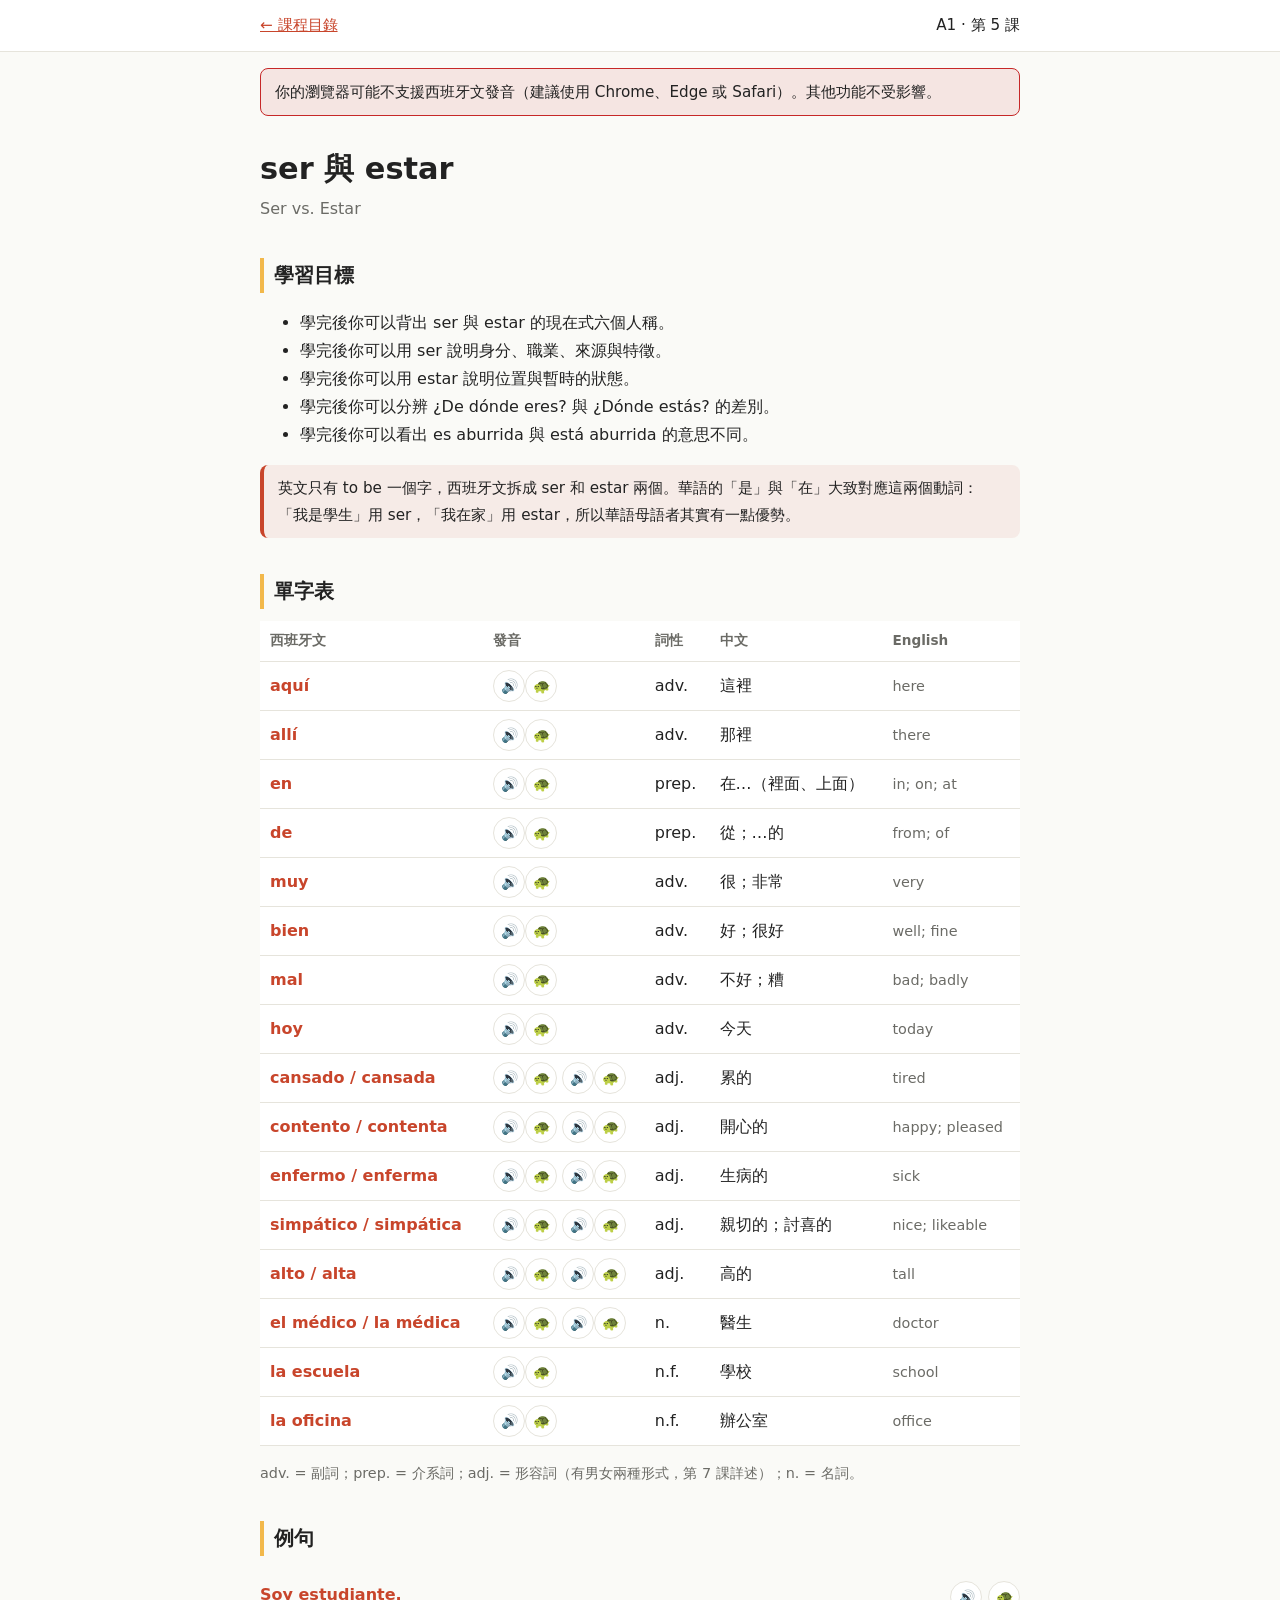
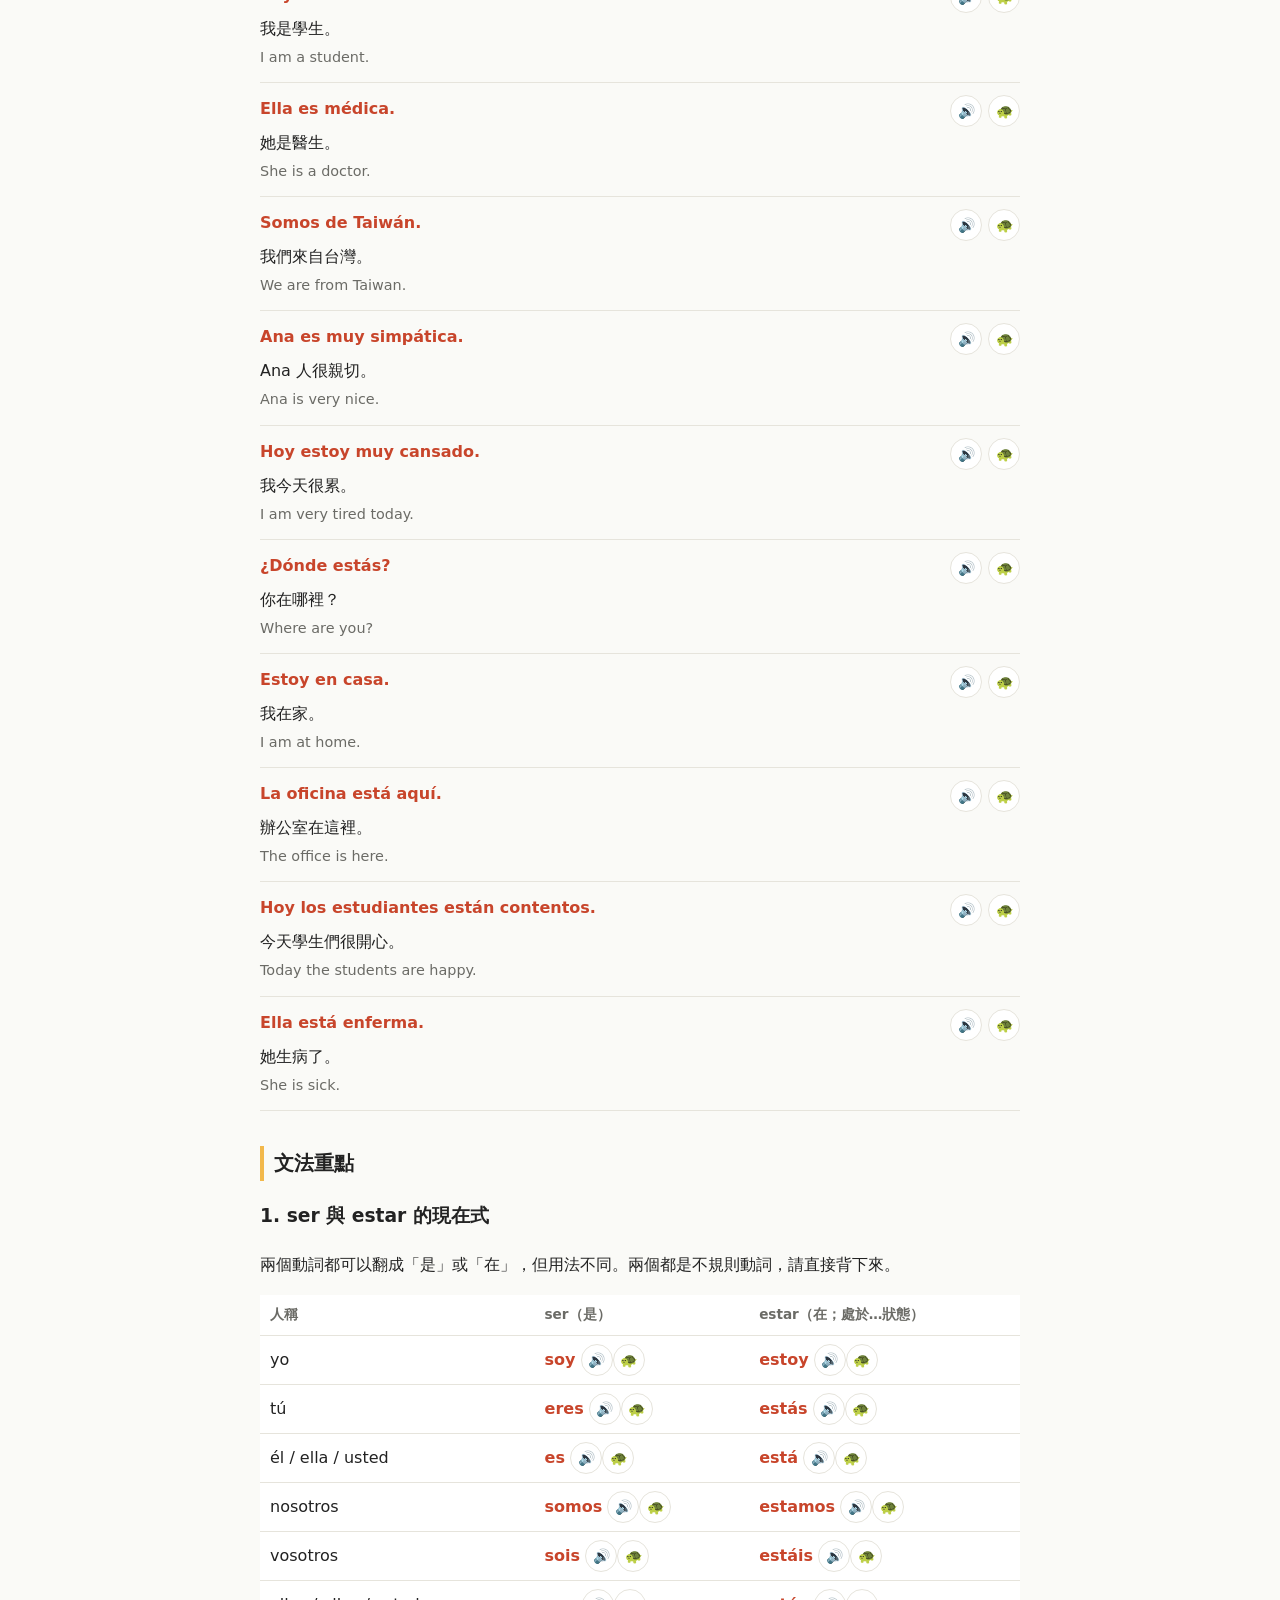
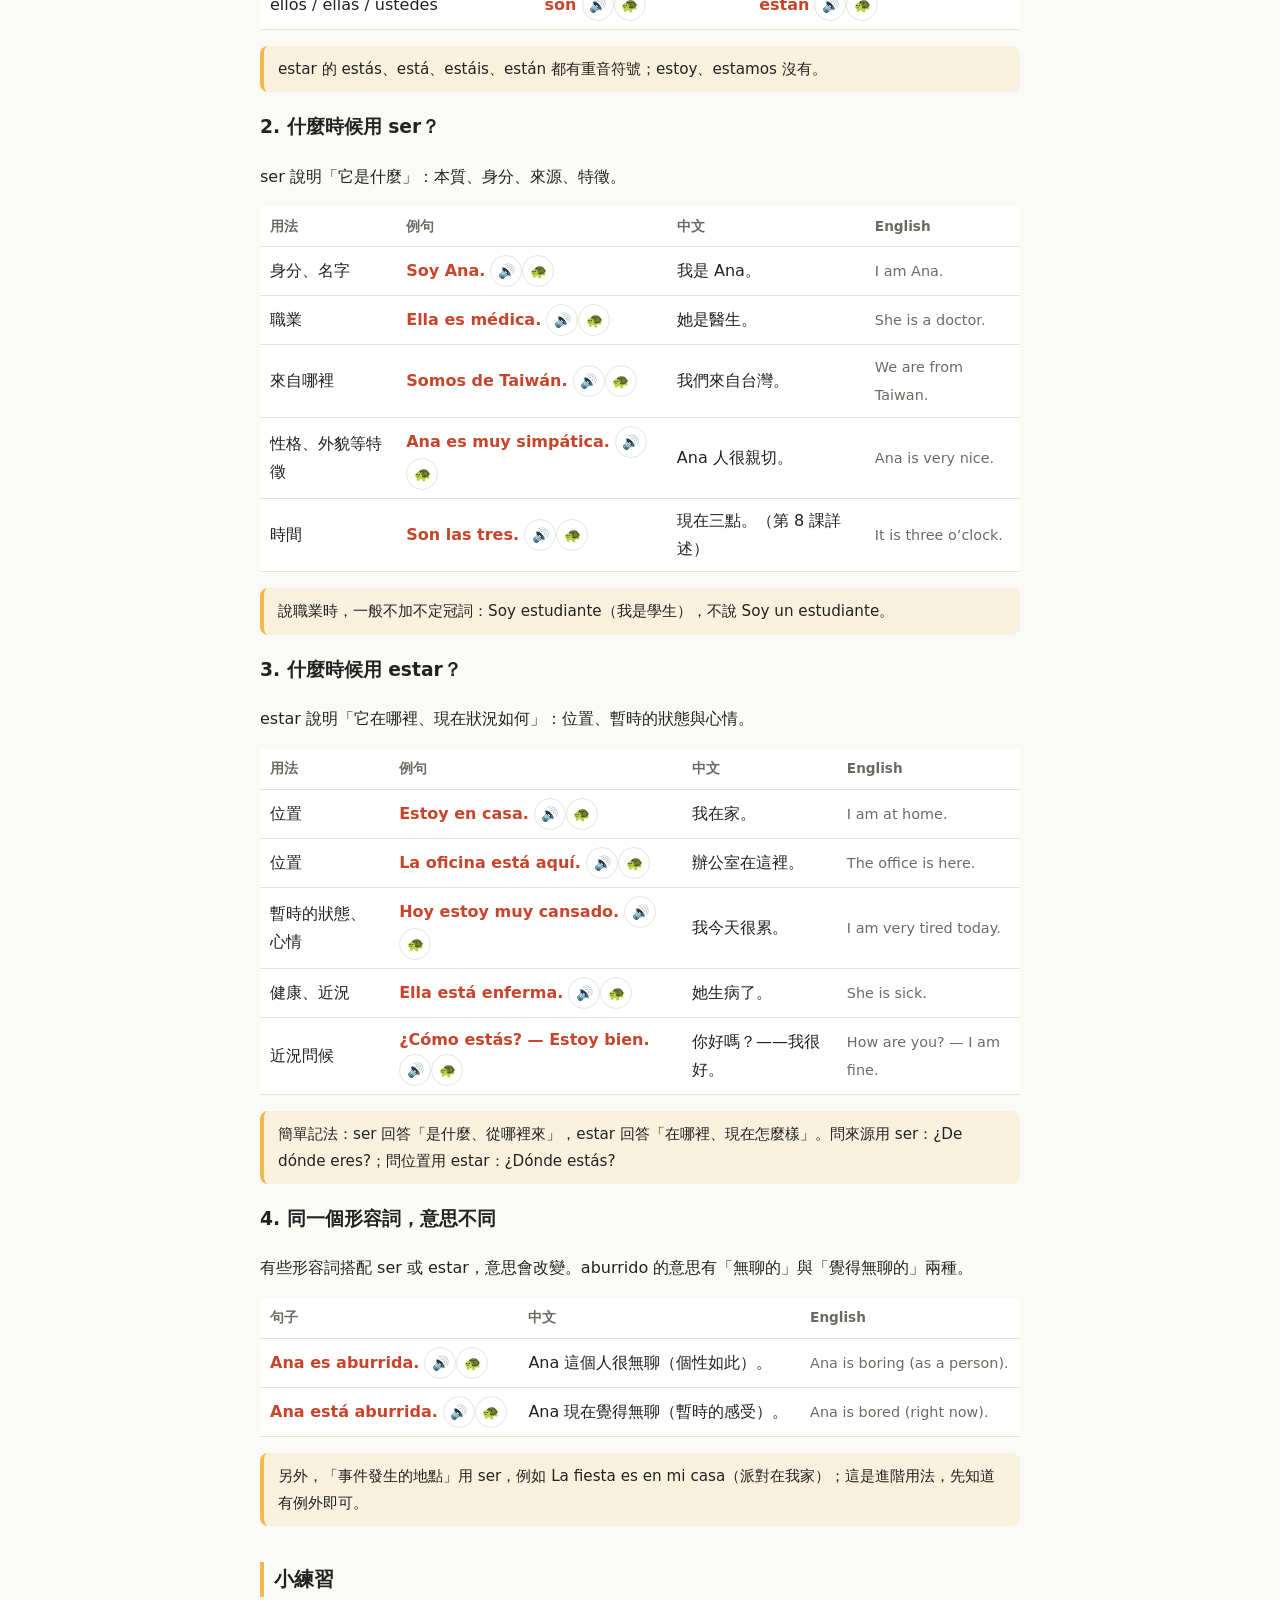
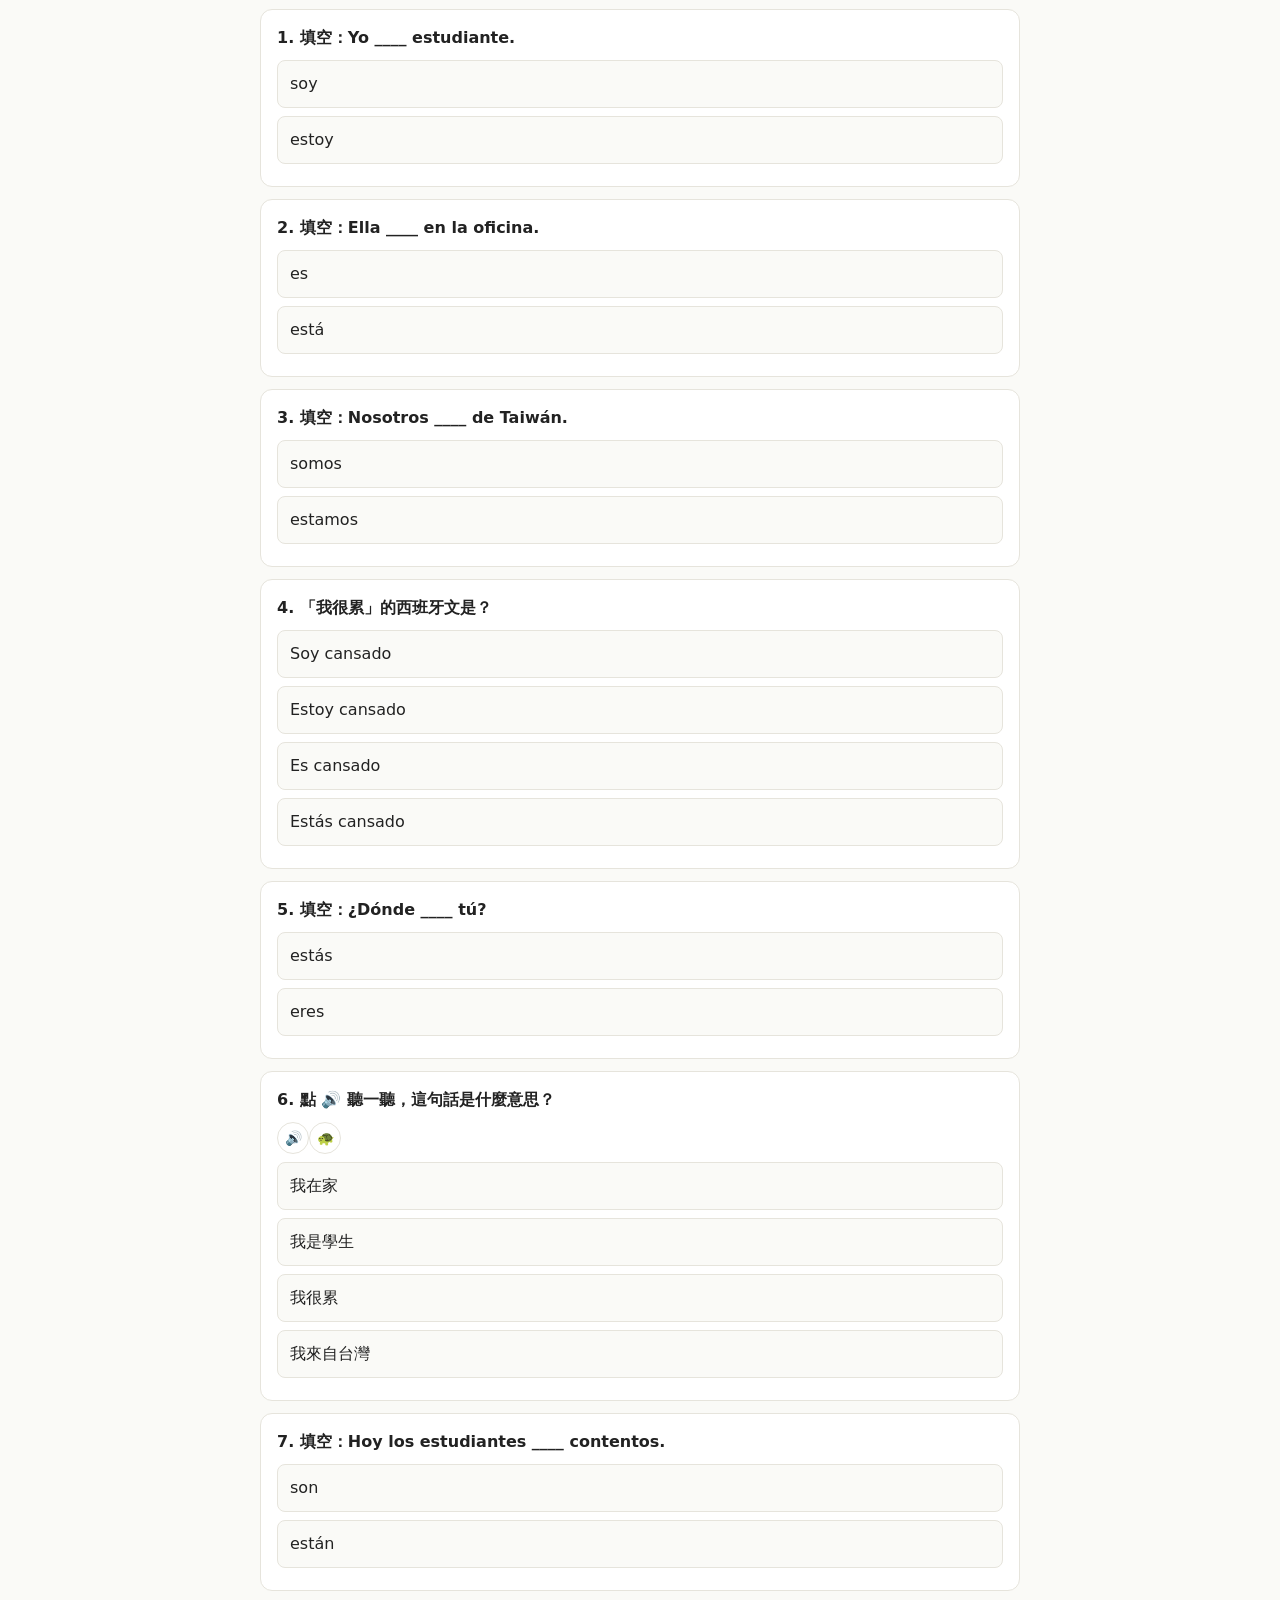
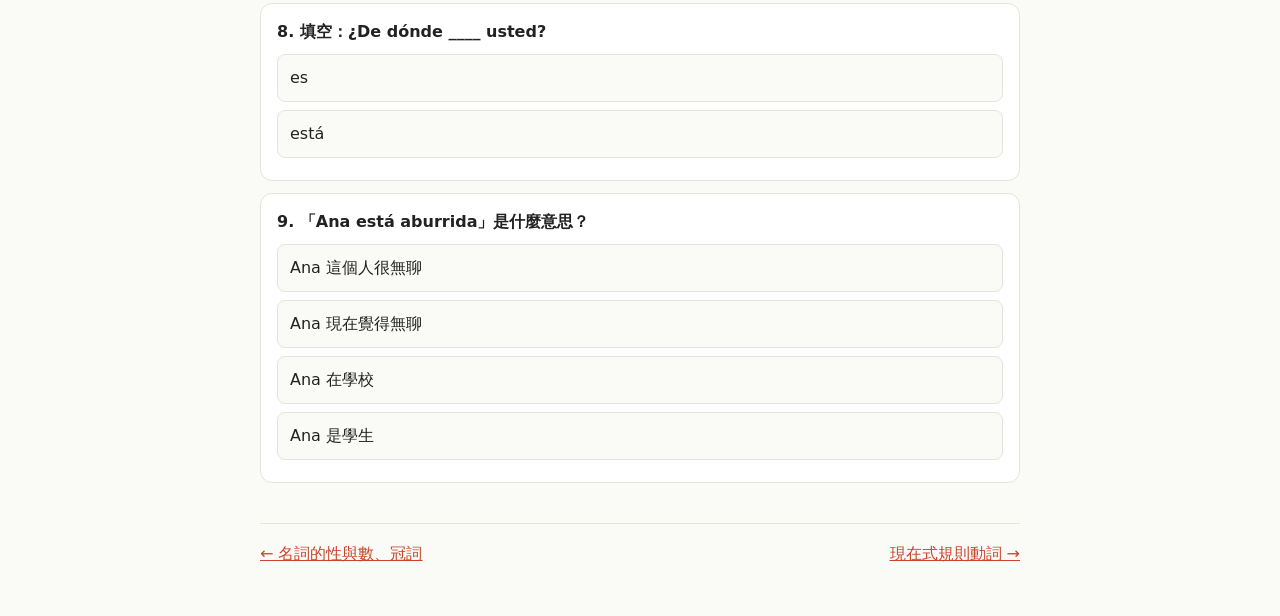
<file: lessons/a1-05-ser-estar.html>
<!DOCTYPE html>
<html lang="zh-Hant">
<head>
<meta charset="utf-8">
<meta name="viewport" content="width=device-width, initial-scale=1">
<title>A1-05 ser 與 estar | Español</title>
<link rel="stylesheet" href="../assets/css/style.css">
</head>
<body data-root="../" data-lesson="a1-05-ser-estar">
<header class="topbar"><div class="in"><a href="../index.html">← 課程目錄</a><span>A1 · 第 5 課</span></div></header>
<main>
<h1>ser 與 estar <small>Ser vs. Estar</small></h1>

<section class="objectives"><h2>學習目標</h2>
<ul>
<li>學完後你可以背出 ser 與 estar 的現在式六個人稱。</li>
<li>學完後你可以用 ser 說明身分、職業、來源與特徵。</li>
<li>學完後你可以用 estar 說明位置與暫時的狀態。</li>
<li>學完後你可以分辨 ¿De dónde eres? 與 ¿Dónde estás? 的差別。</li>
<li>學完後你可以看出 es aburrida 與 está aburrida 的意思不同。</li>
</ul>
<div class="culture">英文只有 to be 一個字，西班牙文拆成 ser 和 estar 兩個。華語的「是」與「在」大致對應這兩個動詞：「我是學生」用 ser，「我在家」用 estar，所以華語母語者其實有一點優勢。</div>
</section>

<section class="vocab"><h2>單字表</h2>
<div class="table-wrap"><table>
<tr><th>西班牙文</th><th>發音</th><th>詞性</th><th>中文</th><th>English</th></tr>
<tr><td><span class="es">aquí</span></td><td><button class="speak" data-text="aquí">🔊</button></td><td>adv.</td><td>這裡</td><td><span class="en">here</span></td></tr>
<tr><td><span class="es">allí</span></td><td><button class="speak" data-text="allí">🔊</button></td><td>adv.</td><td>那裡</td><td><span class="en">there</span></td></tr>
<tr><td><span class="es">en</span></td><td><button class="speak" data-text="en">🔊</button></td><td>prep.</td><td>在…（裡面、上面）</td><td><span class="en">in; on; at</span></td></tr>
<tr><td><span class="es">de</span></td><td><button class="speak" data-text="de">🔊</button></td><td>prep.</td><td>從；…的</td><td><span class="en">from; of</span></td></tr>
<tr><td><span class="es">muy</span></td><td><button class="speak" data-text="muy">🔊</button></td><td>adv.</td><td>很；非常</td><td><span class="en">very</span></td></tr>
<tr><td><span class="es">bien</span></td><td><button class="speak" data-text="bien">🔊</button></td><td>adv.</td><td>好；很好</td><td><span class="en">well; fine</span></td></tr>
<tr><td><span class="es">mal</span></td><td><button class="speak" data-text="mal">🔊</button></td><td>adv.</td><td>不好；糟</td><td><span class="en">bad; badly</span></td></tr>
<tr><td><span class="es">hoy</span></td><td><button class="speak" data-text="hoy">🔊</button></td><td>adv.</td><td>今天</td><td><span class="en">today</span></td></tr>
<tr><td><span class="es">cansado / cansada</span></td><td><button class="speak" data-text="cansado">🔊</button> <button class="speak" data-text="cansada">🔊</button></td><td>adj.</td><td>累的</td><td><span class="en">tired</span></td></tr>
<tr><td><span class="es">contento / contenta</span></td><td><button class="speak" data-text="contento">🔊</button> <button class="speak" data-text="contenta">🔊</button></td><td>adj.</td><td>開心的</td><td><span class="en">happy; pleased</span></td></tr>
<tr><td><span class="es">enfermo / enferma</span></td><td><button class="speak" data-text="enfermo">🔊</button> <button class="speak" data-text="enferma">🔊</button></td><td>adj.</td><td>生病的</td><td><span class="en">sick</span></td></tr>
<tr><td><span class="es">simpático / simpática</span></td><td><button class="speak" data-text="simpático">🔊</button> <button class="speak" data-text="simpática">🔊</button></td><td>adj.</td><td>親切的；討喜的</td><td><span class="en">nice; likeable</span></td></tr>
<tr><td><span class="es">alto / alta</span></td><td><button class="speak" data-text="alto">🔊</button> <button class="speak" data-text="alta">🔊</button></td><td>adj.</td><td>高的</td><td><span class="en">tall</span></td></tr>
<tr><td><span class="es">el médico / la médica</span></td><td><button class="speak" data-text="el médico">🔊</button> <button class="speak" data-text="la médica">🔊</button></td><td>n.</td><td>醫生</td><td><span class="en">doctor</span></td></tr>
<tr><td><span class="es">la escuela</span></td><td><button class="speak" data-text="la escuela">🔊</button></td><td>n.f.</td><td>學校</td><td><span class="en">school</span></td></tr>
<tr><td><span class="es">la oficina</span></td><td><button class="speak" data-text="la oficina">🔊</button></td><td>n.f.</td><td>辦公室</td><td><span class="en">office</span></td></tr>
</table></div>
<p class="en">adv. = 副詞；prep. = 介系詞；adj. = 形容詞（有男女兩種形式，第 7 課詳述）；n. = 名詞。</p>
</section>

<section class="examples"><h2>例句</h2>

<div class="ex"><div class="es">Soy estudiante.</div><span class="btns"><button class="speak" data-text="Soy estudiante.">🔊</button></span><div class="zh">我是學生。</div><div class="en">I am a student.</div></div>
<div class="ex"><div class="es">Ella es médica.</div><span class="btns"><button class="speak" data-text="Ella es médica.">🔊</button></span><div class="zh">她是醫生。</div><div class="en">She is a doctor.</div></div>
<div class="ex"><div class="es">Somos de Taiwán.</div><span class="btns"><button class="speak" data-text="Somos de Taiwán.">🔊</button></span><div class="zh">我們來自台灣。</div><div class="en">We are from Taiwan.</div></div>
<div class="ex"><div class="es">Ana es muy simpática.</div><span class="btns"><button class="speak" data-text="Ana es muy simpática.">🔊</button></span><div class="zh">Ana 人很親切。</div><div class="en">Ana is very nice.</div></div>
<div class="ex"><div class="es">Hoy estoy muy cansado.</div><span class="btns"><button class="speak" data-text="Hoy estoy muy cansado.">🔊</button></span><div class="zh">我今天很累。</div><div class="en">I am very tired today.</div></div>
<div class="ex"><div class="es">¿Dónde estás?</div><span class="btns"><button class="speak" data-text="¿Dónde estás?">🔊</button></span><div class="zh">你在哪裡？</div><div class="en">Where are you?</div></div>
<div class="ex"><div class="es">Estoy en casa.</div><span class="btns"><button class="speak" data-text="Estoy en casa.">🔊</button></span><div class="zh">我在家。</div><div class="en">I am at home.</div></div>
<div class="ex"><div class="es">La oficina está aquí.</div><span class="btns"><button class="speak" data-text="La oficina está aquí.">🔊</button></span><div class="zh">辦公室在這裡。</div><div class="en">The office is here.</div></div>
<div class="ex"><div class="es">Hoy los estudiantes están contentos.</div><span class="btns"><button class="speak" data-text="Hoy los estudiantes están contentos.">🔊</button></span><div class="zh">今天學生們很開心。</div><div class="en">Today the students are happy.</div></div>
<div class="ex"><div class="es">Ella está enferma.</div><span class="btns"><button class="speak" data-text="Ella está enferma.">🔊</button></span><div class="zh">她生病了。</div><div class="en">She is sick.</div></div>
</section>

<section class="grammar"><h2>文法重點</h2>
<h3>1. ser 與 estar 的現在式</h3><p>兩個動詞都可以翻成「是」或「在」，但用法不同。兩個都是不規則動詞，請直接背下來。</p><div class="table-wrap"><table>
<tr><th>人稱</th><th>ser（是）</th><th>estar（在；處於…狀態）</th></tr>
<tr><td>yo</td><td><span class="es">soy</span> <button class="speak" data-text="soy">🔊</button></td><td><span class="es">estoy</span> <button class="speak" data-text="estoy">🔊</button></td></tr>
<tr><td>tú</td><td><span class="es">eres</span> <button class="speak" data-text="eres">🔊</button></td><td><span class="es">estás</span> <button class="speak" data-text="estás">🔊</button></td></tr>
<tr><td>él / ella / usted</td><td><span class="es">es</span> <button class="speak" data-text="es">🔊</button></td><td><span class="es">está</span> <button class="speak" data-text="está">🔊</button></td></tr>
<tr><td>nosotros</td><td><span class="es">somos</span> <button class="speak" data-text="somos">🔊</button></td><td><span class="es">estamos</span> <button class="speak" data-text="estamos">🔊</button></td></tr>
<tr><td>vosotros</td><td><span class="es">sois</span> <button class="speak" data-text="sois">🔊</button></td><td><span class="es">estáis</span> <button class="speak" data-text="estáis">🔊</button></td></tr>
<tr><td>ellos / ellas / ustedes</td><td><span class="es">son</span> <button class="speak" data-text="son">🔊</button></td><td><span class="es">están</span> <button class="speak" data-text="están">🔊</button></td></tr>
</table></div><div class="tip">estar 的 estás、está、estáis、están 都有重音符號；estoy、estamos 沒有。</div><h3>2. 什麼時候用 ser？</h3><p>ser 說明「它是什麼」：本質、身分、來源、特徵。</p><div class="table-wrap"><table>
<tr><th>用法</th><th>例句</th><th>中文</th><th>English</th></tr>
<tr><td>身分、名字</td><td><span class="es">Soy Ana.</span> <button class="speak" data-text="Soy Ana.">🔊</button></td><td>我是 Ana。</td><td><span class="en">I am Ana.</span></td></tr>
<tr><td>職業</td><td><span class="es">Ella es médica.</span> <button class="speak" data-text="Ella es médica.">🔊</button></td><td>她是醫生。</td><td><span class="en">She is a doctor.</span></td></tr>
<tr><td>來自哪裡</td><td><span class="es">Somos de Taiwán.</span> <button class="speak" data-text="Somos de Taiwán.">🔊</button></td><td>我們來自台灣。</td><td><span class="en">We are from Taiwan.</span></td></tr>
<tr><td>性格、外貌等特徵</td><td><span class="es">Ana es muy simpática.</span> <button class="speak" data-text="Ana es muy simpática.">🔊</button></td><td>Ana 人很親切。</td><td><span class="en">Ana is very nice.</span></td></tr>
<tr><td>時間</td><td><span class="es">Son las tres.</span> <button class="speak" data-text="Son las tres.">🔊</button></td><td>現在三點。（第 8 課詳述）</td><td><span class="en">It is three o’clock.</span></td></tr>
</table></div><div class="tip">說職業時，一般不加不定冠詞：Soy estudiante（我是學生），不說 Soy un estudiante。</div><h3>3. 什麼時候用 estar？</h3><p>estar 說明「它在哪裡、現在狀況如何」：位置、暫時的狀態與心情。</p><div class="table-wrap"><table>
<tr><th>用法</th><th>例句</th><th>中文</th><th>English</th></tr>
<tr><td>位置</td><td><span class="es">Estoy en casa.</span> <button class="speak" data-text="Estoy en casa.">🔊</button></td><td>我在家。</td><td><span class="en">I am at home.</span></td></tr>
<tr><td>位置</td><td><span class="es">La oficina está aquí.</span> <button class="speak" data-text="La oficina está aquí.">🔊</button></td><td>辦公室在這裡。</td><td><span class="en">The office is here.</span></td></tr>
<tr><td>暫時的狀態、心情</td><td><span class="es">Hoy estoy muy cansado.</span> <button class="speak" data-text="Hoy estoy muy cansado.">🔊</button></td><td>我今天很累。</td><td><span class="en">I am very tired today.</span></td></tr>
<tr><td>健康、近況</td><td><span class="es">Ella está enferma.</span> <button class="speak" data-text="Ella está enferma.">🔊</button></td><td>她生病了。</td><td><span class="en">She is sick.</span></td></tr>
<tr><td>近況問候</td><td><span class="es">¿Cómo estás? — Estoy bien.</span> <button class="speak" data-text="¿Cómo estás? — Estoy bien.">🔊</button></td><td>你好嗎？——我很好。</td><td><span class="en">How are you? — I am fine.</span></td></tr>
</table></div><div class="tip">簡單記法：ser 回答「是什麼、從哪裡來」，estar 回答「在哪裡、現在怎麼樣」。問來源用 ser：¿De dónde eres?；問位置用 estar：¿Dónde estás?</div><h3>4. 同一個形容詞，意思不同</h3><p>有些形容詞搭配 ser 或 estar，意思會改變。aburrido 的意思有「無聊的」與「覺得無聊的」兩種。</p><div class="table-wrap"><table>
<tr><th>句子</th><th>中文</th><th>English</th></tr>
<tr><td><span class="es">Ana es aburrida.</span> <button class="speak" data-text="Ana es aburrida.">🔊</button></td><td>Ana 這個人很無聊（個性如此）。</td><td><span class="en">Ana is boring (as a person).</span></td></tr>
<tr><td><span class="es">Ana está aburrida.</span> <button class="speak" data-text="Ana está aburrida.">🔊</button></td><td>Ana 現在覺得無聊（暫時的感受）。</td><td><span class="en">Ana is bored (right now).</span></td></tr>
</table></div><div class="tip">另外，「事件發生的地點」用 ser，例如 La fiesta es en mi casa（派對在我家）；這是進階用法，先知道有例外即可。</div>
</section>

<section class="practice"><h2>小練習</h2>
<div id="quiz"></div>
<script type="application/json" id="quiz-data">
[
 {
  "q": "填空：Yo ____ estudiante.",
  "options": [
   "soy",
   "estoy"
  ],
  "answer": 0,
  "explain": "說明身分、職業用 ser。"
 },
 {
  "q": "填空：Ella ____ en la oficina.",
  "options": [
   "es",
   "está"
  ],
  "answer": 1,
  "explain": "說明位置用 estar。"
 },
 {
  "q": "填空：Nosotros ____ de Taiwán.",
  "options": [
   "somos",
   "estamos"
  ],
  "answer": 0,
  "explain": "說明來源用 ser。"
 },
 {
  "q": "「我很累」的西班牙文是？",
  "options": [
   "Soy cansado",
   "Estoy cansado",
   "Es cansado",
   "Estás cansado"
  ],
  "answer": 1,
  "explain": "暫時的狀態用 estar，主詞 yo 對應 estoy。"
 },
 {
  "q": "填空：¿Dónde ____ tú?",
  "options": [
   "estás",
   "eres"
  ],
  "answer": 0,
  "explain": "問位置用 estar，tú 對應 estás。"
 },
 {
  "q": "點 🔊 聽一聽，這句話是什麼意思？",
  "speak": "Estoy en casa",
  "options": [
   "我在家",
   "我是學生",
   "我很累",
   "我來自台灣"
  ],
  "answer": 0,
  "explain": "Estoy en casa 是「我在家」。"
 },
 {
  "q": "填空：Hoy los estudiantes ____ contentos.",
  "options": [
   "son",
   "están"
  ],
  "answer": 1,
  "explain": "「今天」的心情是暫時狀態，用 estar。"
 },
 {
  "q": "填空：¿De dónde ____ usted?",
  "options": [
   "es",
   "está"
  ],
  "answer": 0,
  "explain": "問來源用 ser，usted 對應 es。"
 },
 {
  "q": "「Ana está aburrida」是什麼意思？",
  "options": [
   "Ana 這個人很無聊",
   "Ana 現在覺得無聊",
   "Ana 在學校",
   "Ana 是學生"
  ],
  "answer": 1,
  "explain": "estar + aburrida 表示暫時的感受。"
 }
]
</script></section>

<nav class="lesson-nav" id="lesson-nav"></nav>
</main>
<script src="../assets/js/tts.js"></script>
<script src="../assets/js/quiz.js"></script>
<script src="../assets/js/main.js"></script>
</body>
</html>
</file>
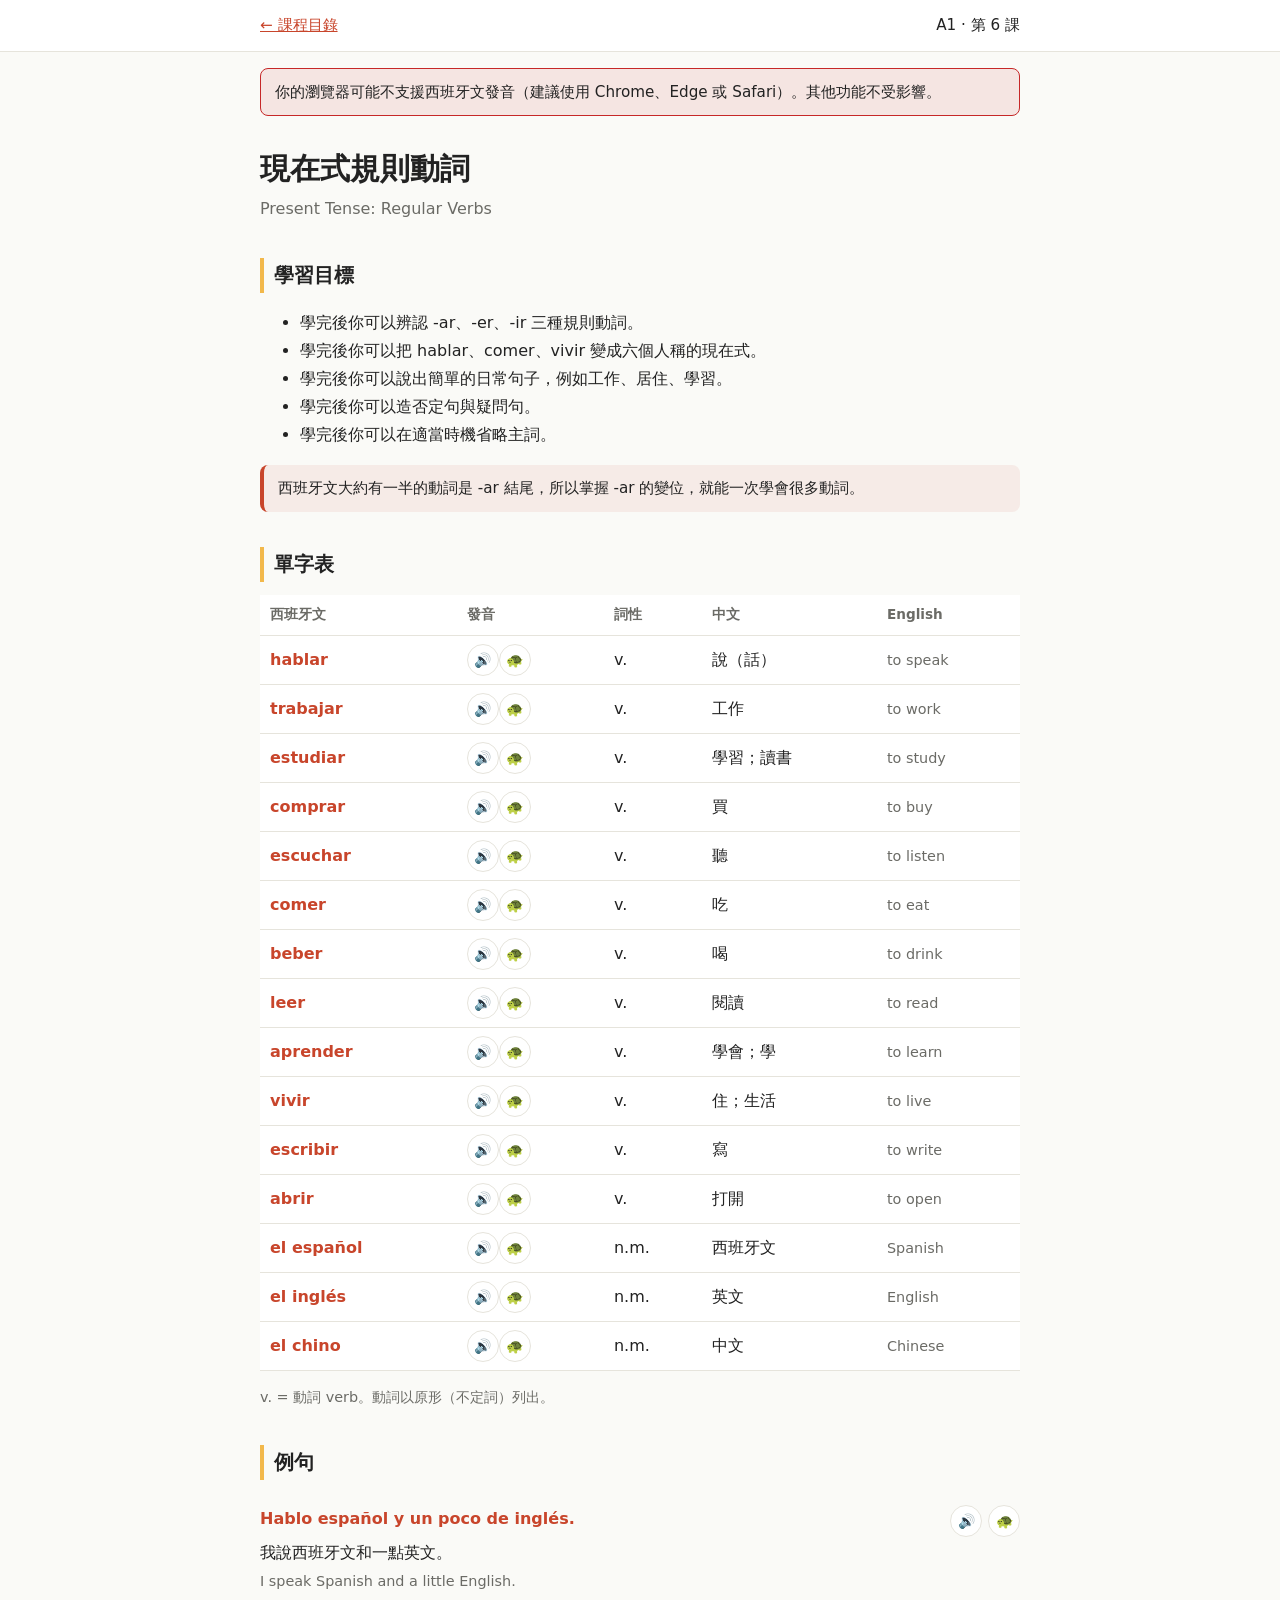
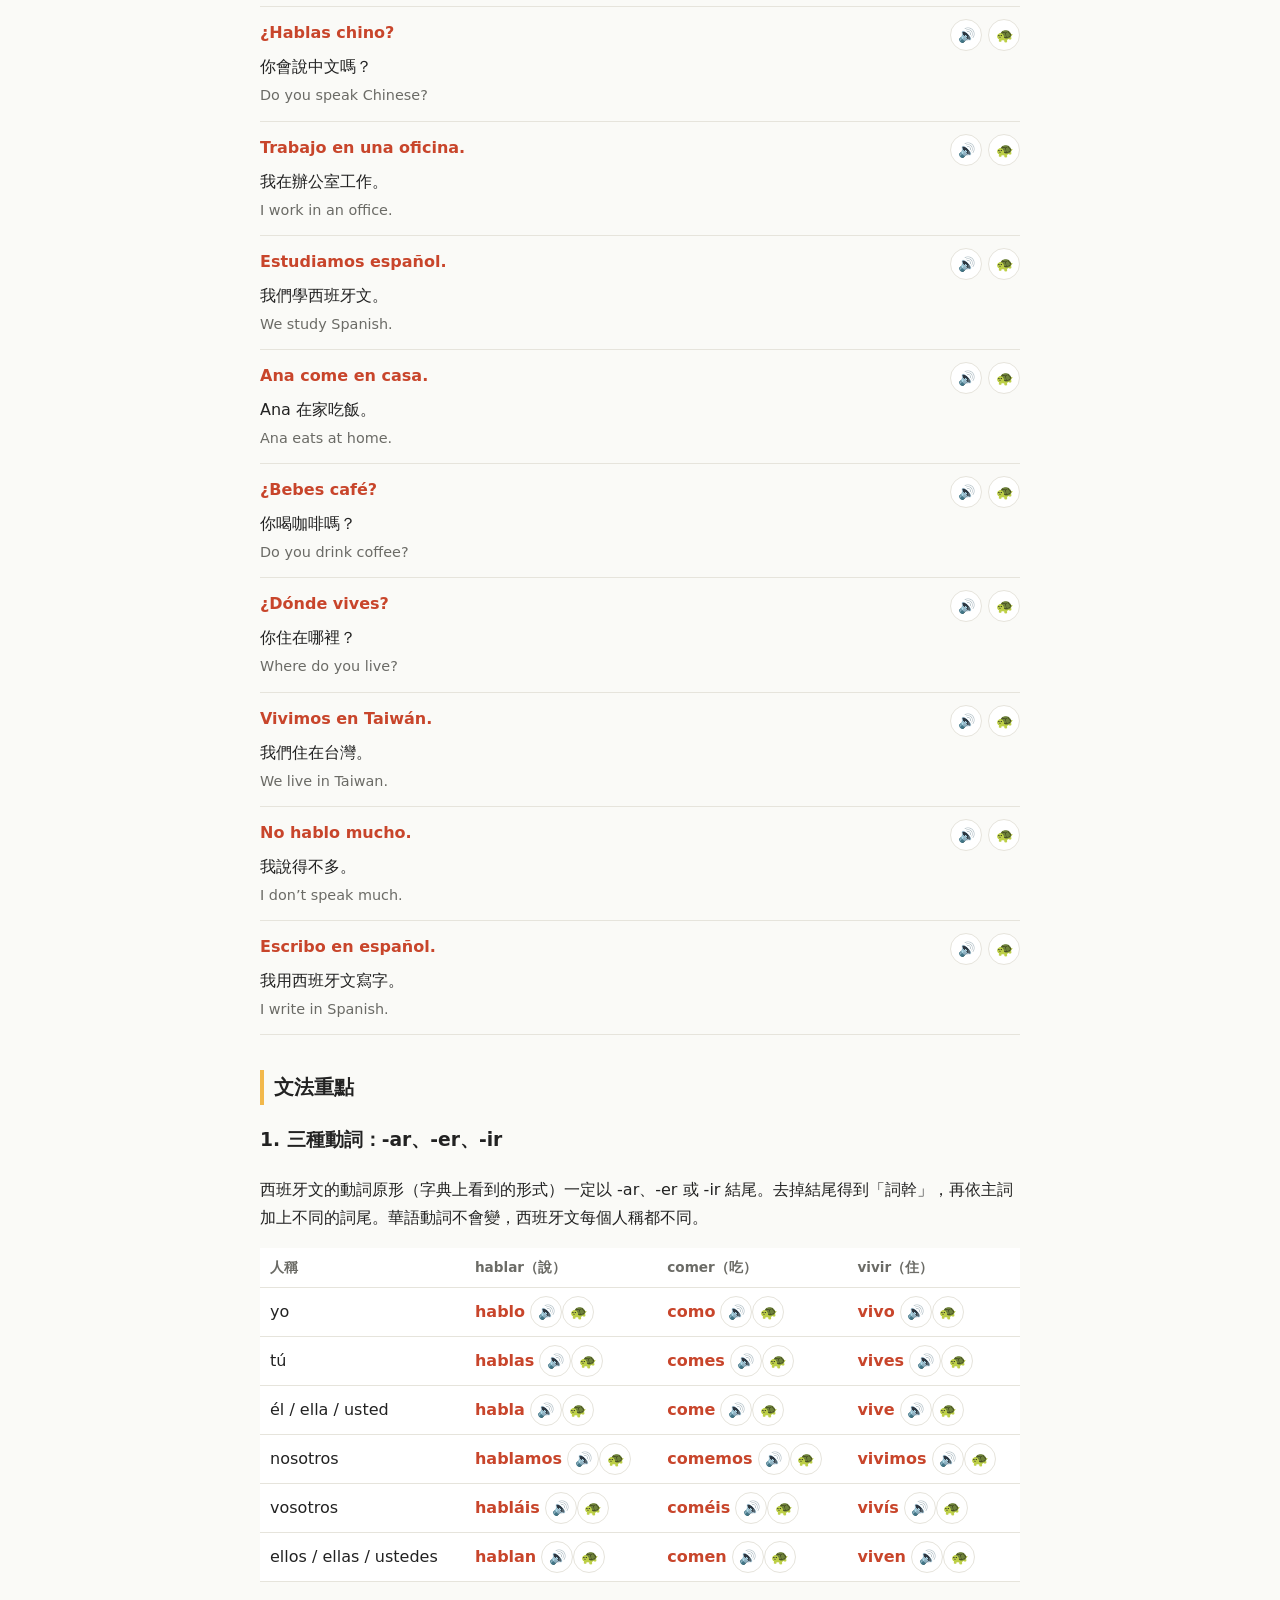
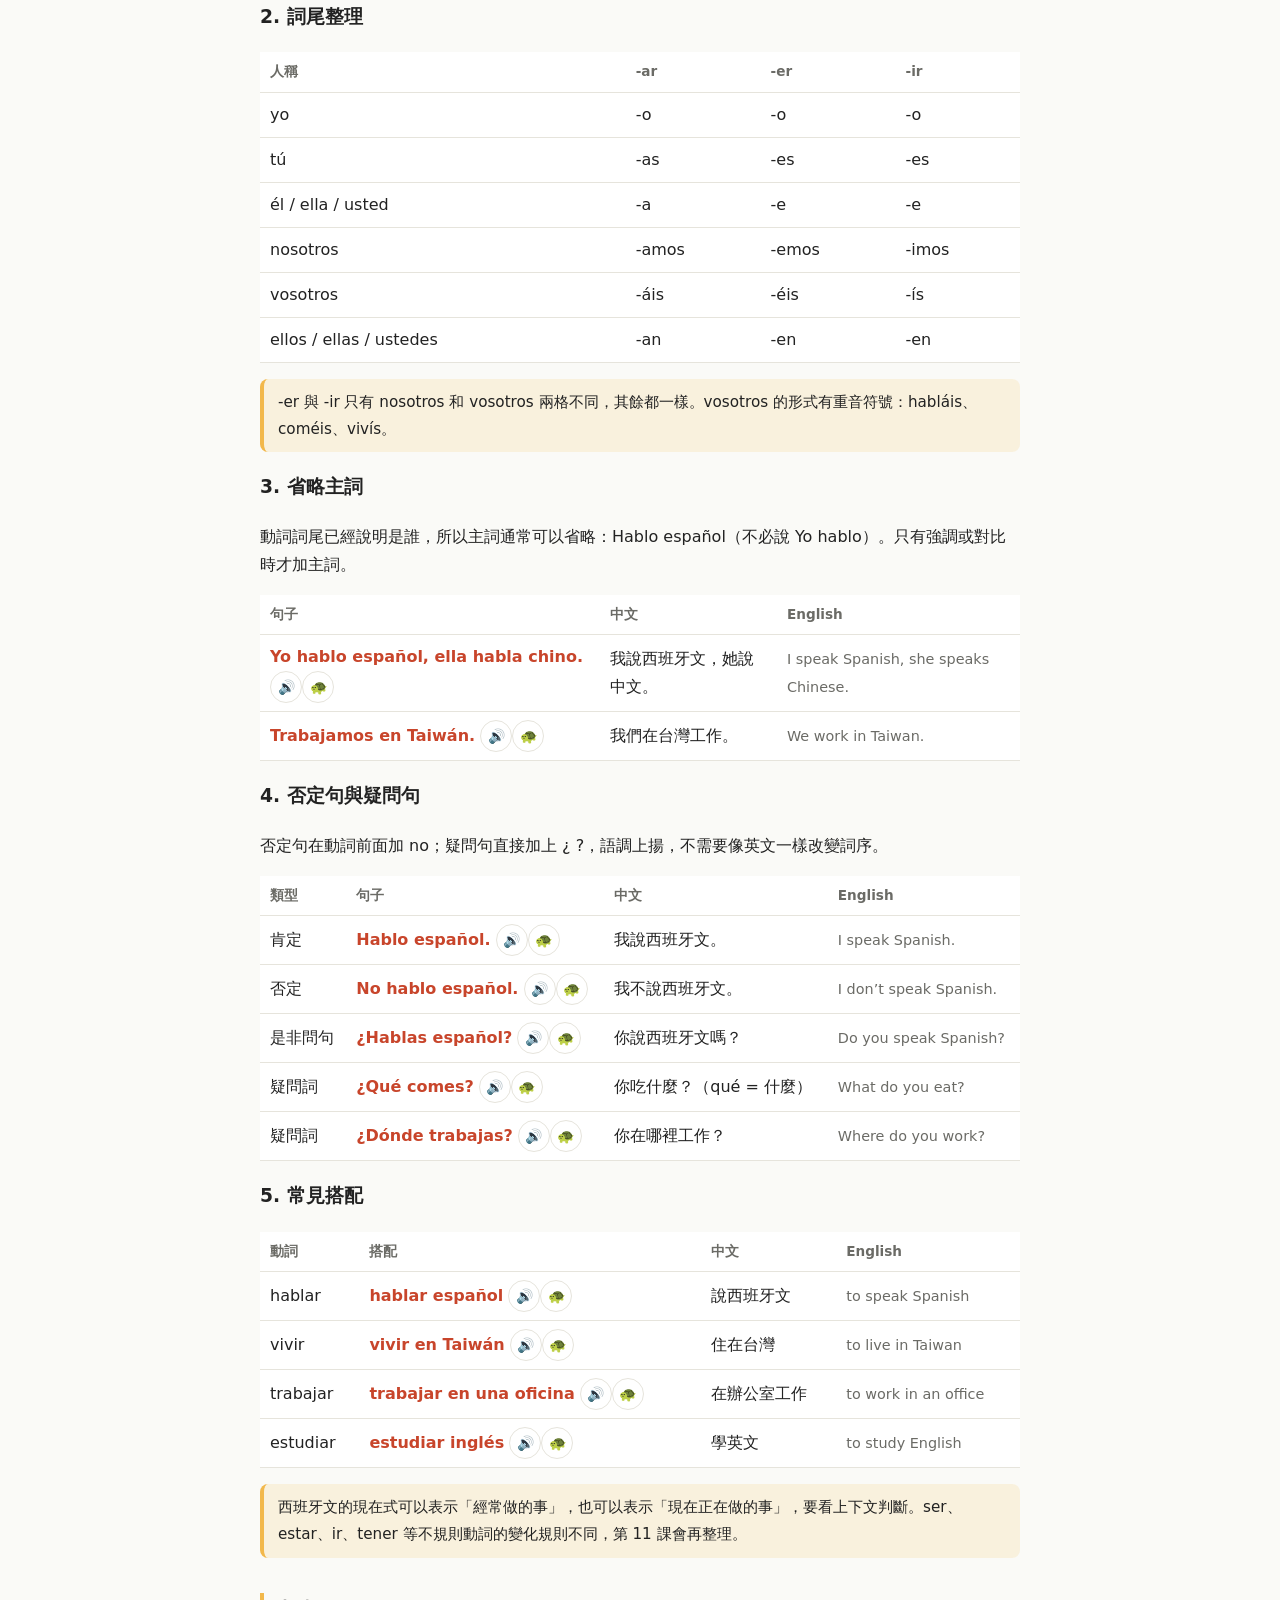
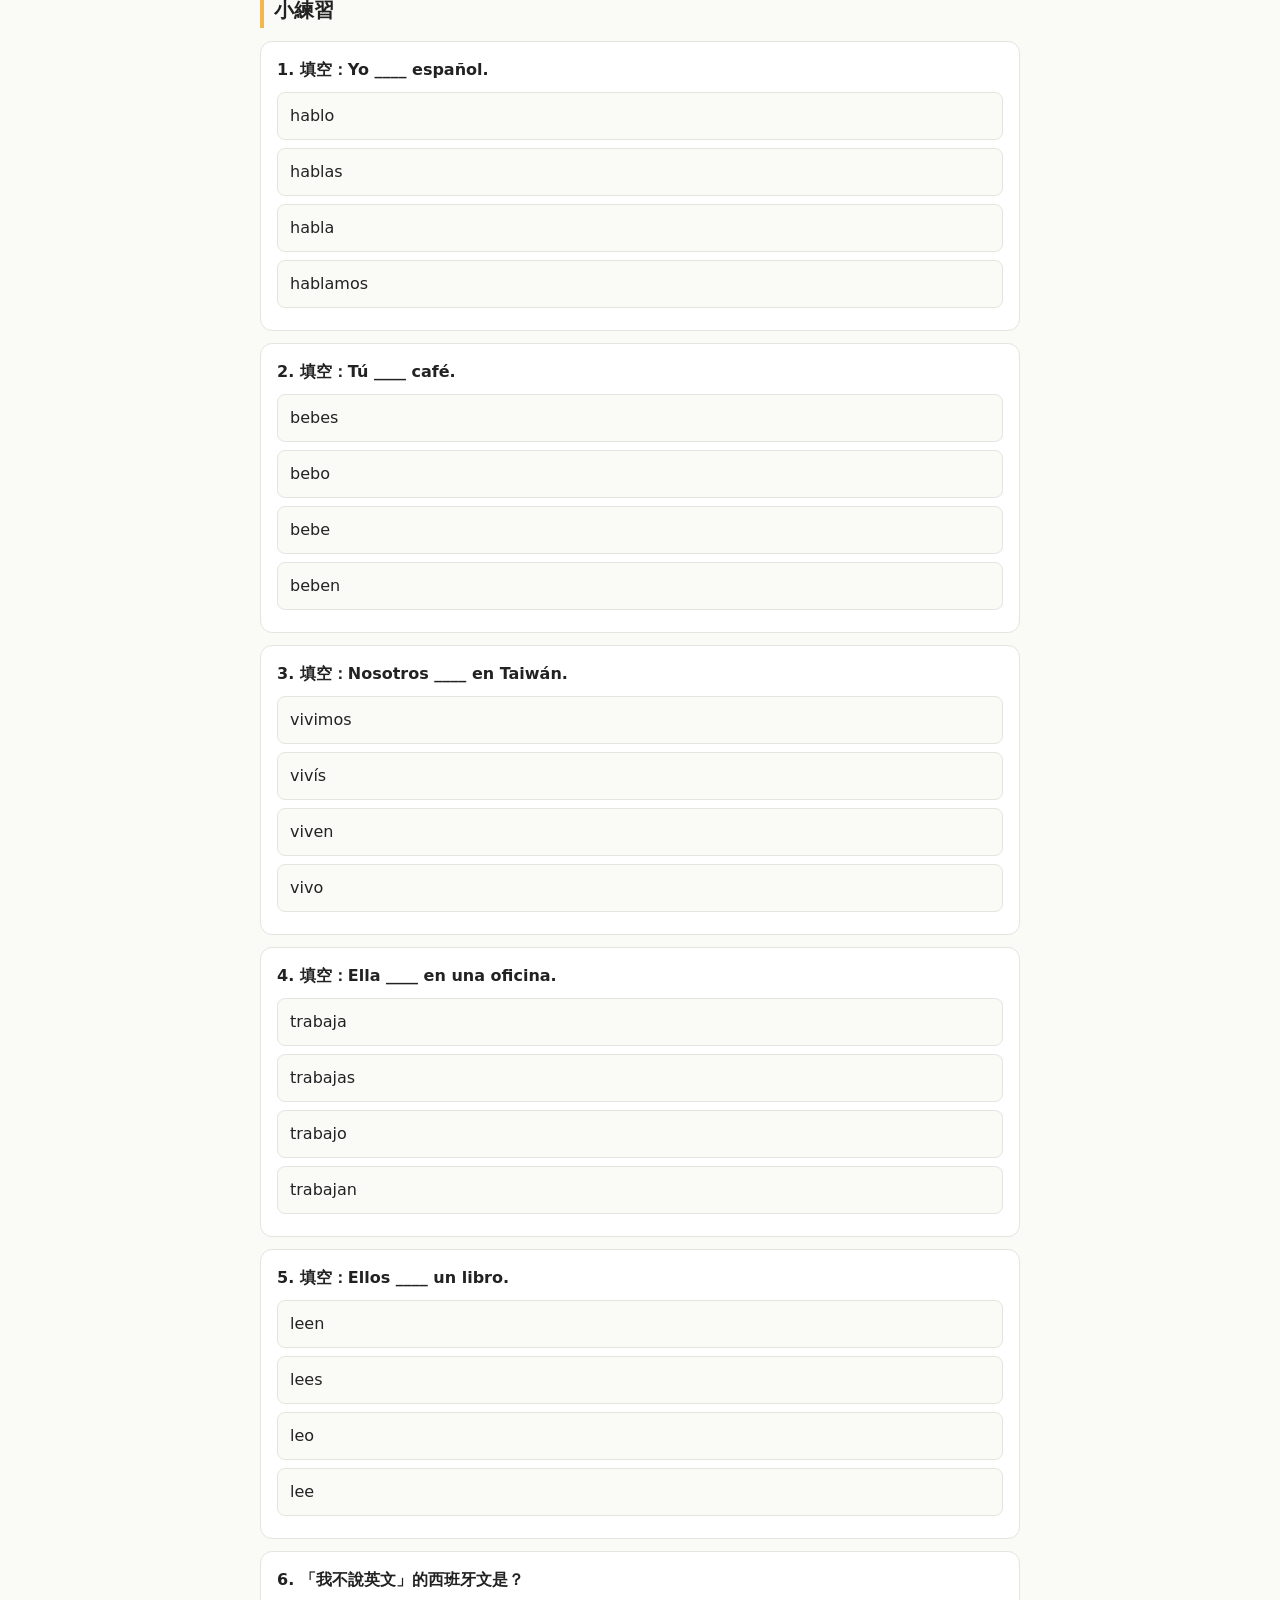
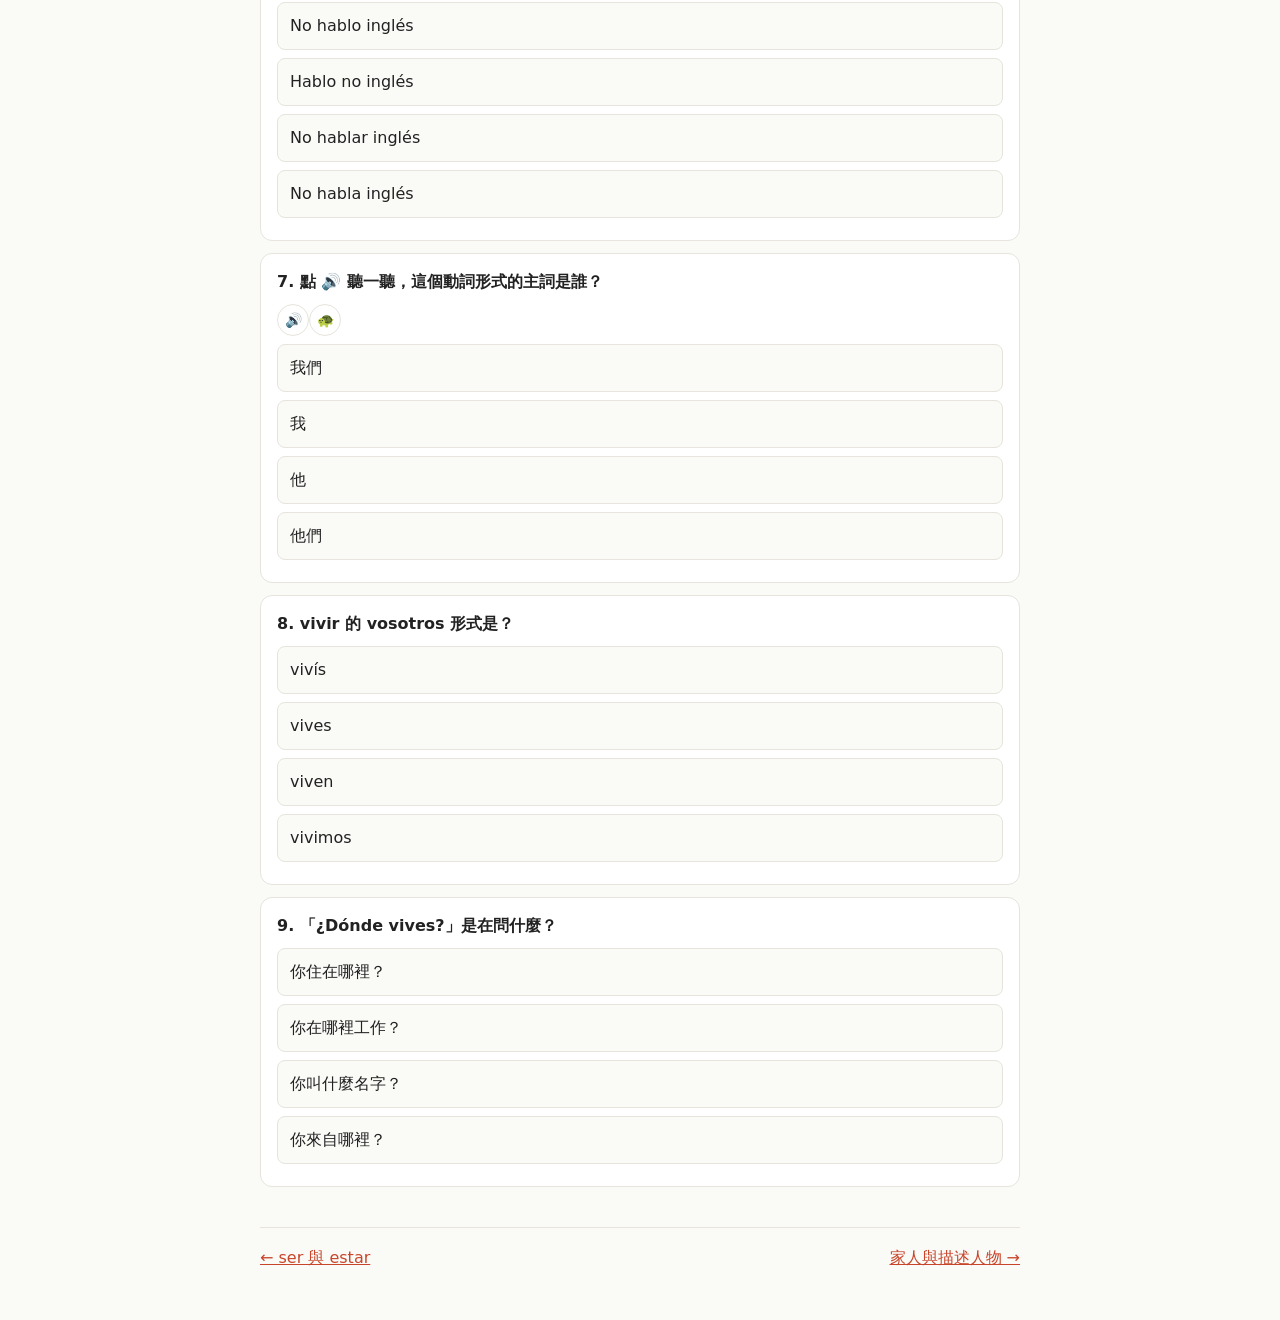
<file: lessons/a1-06-present-regular.html>
<!DOCTYPE html>
<html lang="zh-Hant">
<head>
<meta charset="utf-8">
<meta name="viewport" content="width=device-width, initial-scale=1">
<title>A1-06 現在式規則動詞 | Español</title>
<link rel="stylesheet" href="../assets/css/style.css">
</head>
<body data-root="../" data-lesson="a1-06-present-regular">
<header class="topbar"><div class="in"><a href="../index.html">← 課程目錄</a><span>A1 · 第 6 課</span></div></header>
<main>
<h1>現在式規則動詞 <small>Present Tense: Regular Verbs</small></h1>

<section class="objectives"><h2>學習目標</h2>
<ul>
<li>學完後你可以辨認 -ar、-er、-ir 三種規則動詞。</li>
<li>學完後你可以把 hablar、comer、vivir 變成六個人稱的現在式。</li>
<li>學完後你可以說出簡單的日常句子，例如工作、居住、學習。</li>
<li>學完後你可以造否定句與疑問句。</li>
<li>學完後你可以在適當時機省略主詞。</li>
</ul>
<div class="culture">西班牙文大約有一半的動詞是 -ar 結尾，所以掌握 -ar 的變位，就能一次學會很多動詞。</div>
</section>

<section class="vocab"><h2>單字表</h2>
<div class="table-wrap"><table>
<tr><th>西班牙文</th><th>發音</th><th>詞性</th><th>中文</th><th>English</th></tr>
<tr><td><span class="es">hablar</span></td><td><button class="speak" data-text="hablar">🔊</button></td><td>v.</td><td>說（話）</td><td><span class="en">to speak</span></td></tr>
<tr><td><span class="es">trabajar</span></td><td><button class="speak" data-text="trabajar">🔊</button></td><td>v.</td><td>工作</td><td><span class="en">to work</span></td></tr>
<tr><td><span class="es">estudiar</span></td><td><button class="speak" data-text="estudiar">🔊</button></td><td>v.</td><td>學習；讀書</td><td><span class="en">to study</span></td></tr>
<tr><td><span class="es">comprar</span></td><td><button class="speak" data-text="comprar">🔊</button></td><td>v.</td><td>買</td><td><span class="en">to buy</span></td></tr>
<tr><td><span class="es">escuchar</span></td><td><button class="speak" data-text="escuchar">🔊</button></td><td>v.</td><td>聽</td><td><span class="en">to listen</span></td></tr>
<tr><td><span class="es">comer</span></td><td><button class="speak" data-text="comer">🔊</button></td><td>v.</td><td>吃</td><td><span class="en">to eat</span></td></tr>
<tr><td><span class="es">beber</span></td><td><button class="speak" data-text="beber">🔊</button></td><td>v.</td><td>喝</td><td><span class="en">to drink</span></td></tr>
<tr><td><span class="es">leer</span></td><td><button class="speak" data-text="leer">🔊</button></td><td>v.</td><td>閱讀</td><td><span class="en">to read</span></td></tr>
<tr><td><span class="es">aprender</span></td><td><button class="speak" data-text="aprender">🔊</button></td><td>v.</td><td>學會；學</td><td><span class="en">to learn</span></td></tr>
<tr><td><span class="es">vivir</span></td><td><button class="speak" data-text="vivir">🔊</button></td><td>v.</td><td>住；生活</td><td><span class="en">to live</span></td></tr>
<tr><td><span class="es">escribir</span></td><td><button class="speak" data-text="escribir">🔊</button></td><td>v.</td><td>寫</td><td><span class="en">to write</span></td></tr>
<tr><td><span class="es">abrir</span></td><td><button class="speak" data-text="abrir">🔊</button></td><td>v.</td><td>打開</td><td><span class="en">to open</span></td></tr>
<tr><td><span class="es">el español</span></td><td><button class="speak" data-text="el español">🔊</button></td><td>n.m.</td><td>西班牙文</td><td><span class="en">Spanish</span></td></tr>
<tr><td><span class="es">el inglés</span></td><td><button class="speak" data-text="el inglés">🔊</button></td><td>n.m.</td><td>英文</td><td><span class="en">English</span></td></tr>
<tr><td><span class="es">el chino</span></td><td><button class="speak" data-text="el chino">🔊</button></td><td>n.m.</td><td>中文</td><td><span class="en">Chinese</span></td></tr>
</table></div>
<p class="en">v. = 動詞 verb。動詞以原形（不定詞）列出。</p>
</section>

<section class="examples"><h2>例句</h2>

<div class="ex"><div class="es">Hablo español y un poco de inglés.</div><span class="btns"><button class="speak" data-text="Hablo español y un poco de inglés.">🔊</button></span><div class="zh">我說西班牙文和一點英文。</div><div class="en">I speak Spanish and a little English.</div></div>
<div class="ex"><div class="es">¿Hablas chino?</div><span class="btns"><button class="speak" data-text="¿Hablas chino?">🔊</button></span><div class="zh">你會說中文嗎？</div><div class="en">Do you speak Chinese?</div></div>
<div class="ex"><div class="es">Trabajo en una oficina.</div><span class="btns"><button class="speak" data-text="Trabajo en una oficina.">🔊</button></span><div class="zh">我在辦公室工作。</div><div class="en">I work in an office.</div></div>
<div class="ex"><div class="es">Estudiamos español.</div><span class="btns"><button class="speak" data-text="Estudiamos español.">🔊</button></span><div class="zh">我們學西班牙文。</div><div class="en">We study Spanish.</div></div>
<div class="ex"><div class="es">Ana come en casa.</div><span class="btns"><button class="speak" data-text="Ana come en casa.">🔊</button></span><div class="zh">Ana 在家吃飯。</div><div class="en">Ana eats at home.</div></div>
<div class="ex"><div class="es">¿Bebes café?</div><span class="btns"><button class="speak" data-text="¿Bebes café?">🔊</button></span><div class="zh">你喝咖啡嗎？</div><div class="en">Do you drink coffee?</div></div>
<div class="ex"><div class="es">¿Dónde vives?</div><span class="btns"><button class="speak" data-text="¿Dónde vives?">🔊</button></span><div class="zh">你住在哪裡？</div><div class="en">Where do you live?</div></div>
<div class="ex"><div class="es">Vivimos en Taiwán.</div><span class="btns"><button class="speak" data-text="Vivimos en Taiwán.">🔊</button></span><div class="zh">我們住在台灣。</div><div class="en">We live in Taiwan.</div></div>
<div class="ex"><div class="es">No hablo mucho.</div><span class="btns"><button class="speak" data-text="No hablo mucho.">🔊</button></span><div class="zh">我說得不多。</div><div class="en">I don’t speak much.</div></div>
<div class="ex"><div class="es">Escribo en español.</div><span class="btns"><button class="speak" data-text="Escribo en español.">🔊</button></span><div class="zh">我用西班牙文寫字。</div><div class="en">I write in Spanish.</div></div>
</section>

<section class="grammar"><h2>文法重點</h2>
<h3>1. 三種動詞：-ar、-er、-ir</h3><p>西班牙文的動詞原形（字典上看到的形式）一定以 -ar、-er 或 -ir 結尾。去掉結尾得到「詞幹」，再依主詞加上不同的詞尾。華語動詞不會變，西班牙文每個人稱都不同。</p><div class="table-wrap"><table>
<tr><th>人稱</th><th>hablar（說）</th><th>comer（吃）</th><th>vivir（住）</th></tr>
<tr><td>yo</td><td><span class="es">hablo</span> <button class="speak" data-text="hablo">🔊</button></td><td><span class="es">como</span> <button class="speak" data-text="como">🔊</button></td><td><span class="es">vivo</span> <button class="speak" data-text="vivo">🔊</button></td></tr>
<tr><td>tú</td><td><span class="es">hablas</span> <button class="speak" data-text="hablas">🔊</button></td><td><span class="es">comes</span> <button class="speak" data-text="comes">🔊</button></td><td><span class="es">vives</span> <button class="speak" data-text="vives">🔊</button></td></tr>
<tr><td>él / ella / usted</td><td><span class="es">habla</span> <button class="speak" data-text="habla">🔊</button></td><td><span class="es">come</span> <button class="speak" data-text="come">🔊</button></td><td><span class="es">vive</span> <button class="speak" data-text="vive">🔊</button></td></tr>
<tr><td>nosotros</td><td><span class="es">hablamos</span> <button class="speak" data-text="hablamos">🔊</button></td><td><span class="es">comemos</span> <button class="speak" data-text="comemos">🔊</button></td><td><span class="es">vivimos</span> <button class="speak" data-text="vivimos">🔊</button></td></tr>
<tr><td>vosotros</td><td><span class="es">habláis</span> <button class="speak" data-text="habláis">🔊</button></td><td><span class="es">coméis</span> <button class="speak" data-text="coméis">🔊</button></td><td><span class="es">vivís</span> <button class="speak" data-text="vivís">🔊</button></td></tr>
<tr><td>ellos / ellas / ustedes</td><td><span class="es">hablan</span> <button class="speak" data-text="hablan">🔊</button></td><td><span class="es">comen</span> <button class="speak" data-text="comen">🔊</button></td><td><span class="es">viven</span> <button class="speak" data-text="viven">🔊</button></td></tr>
</table></div><h3>2. 詞尾整理</h3><div class="table-wrap"><table>
<tr><th>人稱</th><th>-ar</th><th>-er</th><th>-ir</th></tr>
<tr><td>yo</td><td>-o</td><td>-o</td><td>-o</td></tr>
<tr><td>tú</td><td>-as</td><td>-es</td><td>-es</td></tr>
<tr><td>él / ella / usted</td><td>-a</td><td>-e</td><td>-e</td></tr>
<tr><td>nosotros</td><td>-amos</td><td>-emos</td><td>-imos</td></tr>
<tr><td>vosotros</td><td>-áis</td><td>-éis</td><td>-ís</td></tr>
<tr><td>ellos / ellas / ustedes</td><td>-an</td><td>-en</td><td>-en</td></tr>
</table></div><div class="tip">-er 與 -ir 只有 nosotros 和 vosotros 兩格不同，其餘都一樣。vosotros 的形式有重音符號：habláis、coméis、vivís。</div><h3>3. 省略主詞</h3><p>動詞詞尾已經說明是誰，所以主詞通常可以省略：Hablo español（不必說 Yo hablo）。只有強調或對比時才加主詞。</p><div class="table-wrap"><table>
<tr><th>句子</th><th>中文</th><th>English</th></tr>
<tr><td><span class="es">Yo hablo español, ella habla chino.</span> <button class="speak" data-text="Yo hablo español, ella habla chino.">🔊</button></td><td>我說西班牙文，她說中文。</td><td><span class="en">I speak Spanish, she speaks Chinese.</span></td></tr>
<tr><td><span class="es">Trabajamos en Taiwán.</span> <button class="speak" data-text="Trabajamos en Taiwán.">🔊</button></td><td>我們在台灣工作。</td><td><span class="en">We work in Taiwan.</span></td></tr>
</table></div><h3>4. 否定句與疑問句</h3><p>否定句在動詞前面加 no；疑問句直接加上 ¿ ?，語調上揚，不需要像英文一樣改變詞序。</p><div class="table-wrap"><table>
<tr><th>類型</th><th>句子</th><th>中文</th><th>English</th></tr>
<tr><td>肯定</td><td><span class="es">Hablo español.</span> <button class="speak" data-text="Hablo español.">🔊</button></td><td>我說西班牙文。</td><td><span class="en">I speak Spanish.</span></td></tr>
<tr><td>否定</td><td><span class="es">No hablo español.</span> <button class="speak" data-text="No hablo español.">🔊</button></td><td>我不說西班牙文。</td><td><span class="en">I don’t speak Spanish.</span></td></tr>
<tr><td>是非問句</td><td><span class="es">¿Hablas español?</span> <button class="speak" data-text="¿Hablas español?">🔊</button></td><td>你說西班牙文嗎？</td><td><span class="en">Do you speak Spanish?</span></td></tr>
<tr><td>疑問詞</td><td><span class="es">¿Qué comes?</span> <button class="speak" data-text="¿Qué comes?">🔊</button></td><td>你吃什麼？（qué = 什麼）</td><td><span class="en">What do you eat?</span></td></tr>
<tr><td>疑問詞</td><td><span class="es">¿Dónde trabajas?</span> <button class="speak" data-text="¿Dónde trabajas?">🔊</button></td><td>你在哪裡工作？</td><td><span class="en">Where do you work?</span></td></tr>
</table></div><h3>5. 常見搭配</h3><div class="table-wrap"><table>
<tr><th>動詞</th><th>搭配</th><th>中文</th><th>English</th></tr>
<tr><td>hablar</td><td><span class="es">hablar español</span> <button class="speak" data-text="hablar español">🔊</button></td><td>說西班牙文</td><td><span class="en">to speak Spanish</span></td></tr>
<tr><td>vivir</td><td><span class="es">vivir en Taiwán</span> <button class="speak" data-text="vivir en Taiwán">🔊</button></td><td>住在台灣</td><td><span class="en">to live in Taiwan</span></td></tr>
<tr><td>trabajar</td><td><span class="es">trabajar en una oficina</span> <button class="speak" data-text="trabajar en una oficina">🔊</button></td><td>在辦公室工作</td><td><span class="en">to work in an office</span></td></tr>
<tr><td>estudiar</td><td><span class="es">estudiar inglés</span> <button class="speak" data-text="estudiar inglés">🔊</button></td><td>學英文</td><td><span class="en">to study English</span></td></tr>
</table></div><div class="tip">西班牙文的現在式可以表示「經常做的事」，也可以表示「現在正在做的事」，要看上下文判斷。ser、estar、ir、tener 等不規則動詞的變化規則不同，第 11 課會再整理。</div>
</section>

<section class="practice"><h2>小練習</h2>
<div id="quiz"></div>
<script type="application/json" id="quiz-data">
[
 {
  "q": "填空：Yo ____ español.",
  "options": [
   "hablo",
   "hablas",
   "habla",
   "hablamos"
  ],
  "answer": 0,
  "explain": "yo 對應 -o：hablo。"
 },
 {
  "q": "填空：Tú ____ café.",
  "options": [
   "bebes",
   "bebo",
   "bebe",
   "beben"
  ],
  "answer": 0,
  "explain": "-er 動詞，tú 對應 -es：bebes。"
 },
 {
  "q": "填空：Nosotros ____ en Taiwán.",
  "options": [
   "vivimos",
   "vivís",
   "viven",
   "vivo"
  ],
  "answer": 0,
  "explain": "-ir 動詞，nosotros 對應 -imos：vivimos。"
 },
 {
  "q": "填空：Ella ____ en una oficina.",
  "options": [
   "trabaja",
   "trabajas",
   "trabajo",
   "trabajan"
  ],
  "answer": 0,
  "explain": "él／ella／usted 對應 -a：trabaja。"
 },
 {
  "q": "填空：Ellos ____ un libro.",
  "options": [
   "leen",
   "lees",
   "leo",
   "lee"
  ],
  "answer": 0,
  "explain": "ellos 對應 -en：leen。"
 },
 {
  "q": "「我不說英文」的西班牙文是？",
  "options": [
   "No hablo inglés",
   "Hablo no inglés",
   "No hablar inglés",
   "No habla inglés"
  ],
  "answer": 0,
  "explain": "否定句：no + 動詞變位。"
 },
 {
  "q": "點 🔊 聽一聽，這個動詞形式的主詞是誰？",
  "speak": "comemos",
  "options": [
   "我們",
   "我",
   "他",
   "他們"
  ],
  "answer": 0,
  "explain": "comemos 是 comer 的 nosotros 形式。"
 },
 {
  "q": "vivir 的 vosotros 形式是？",
  "options": [
   "vivís",
   "vives",
   "viven",
   "vivimos"
  ],
  "answer": 0,
  "explain": "-ir 動詞的 vosotros 詞尾是 -ís。"
 },
 {
  "q": "「¿Dónde vives?」是在問什麼？",
  "options": [
   "你住在哪裡？",
   "你在哪裡工作？",
   "你叫什麼名字？",
   "你來自哪裡？"
  ],
  "answer": 0,
  "explain": "vives 是 vivir（住）的 tú 形式。"
 }
]
</script></section>

<nav class="lesson-nav" id="lesson-nav"></nav>
</main>
<script src="../assets/js/tts.js"></script>
<script src="../assets/js/quiz.js"></script>
<script src="../assets/js/main.js"></script>
</body>
</html>
</file>
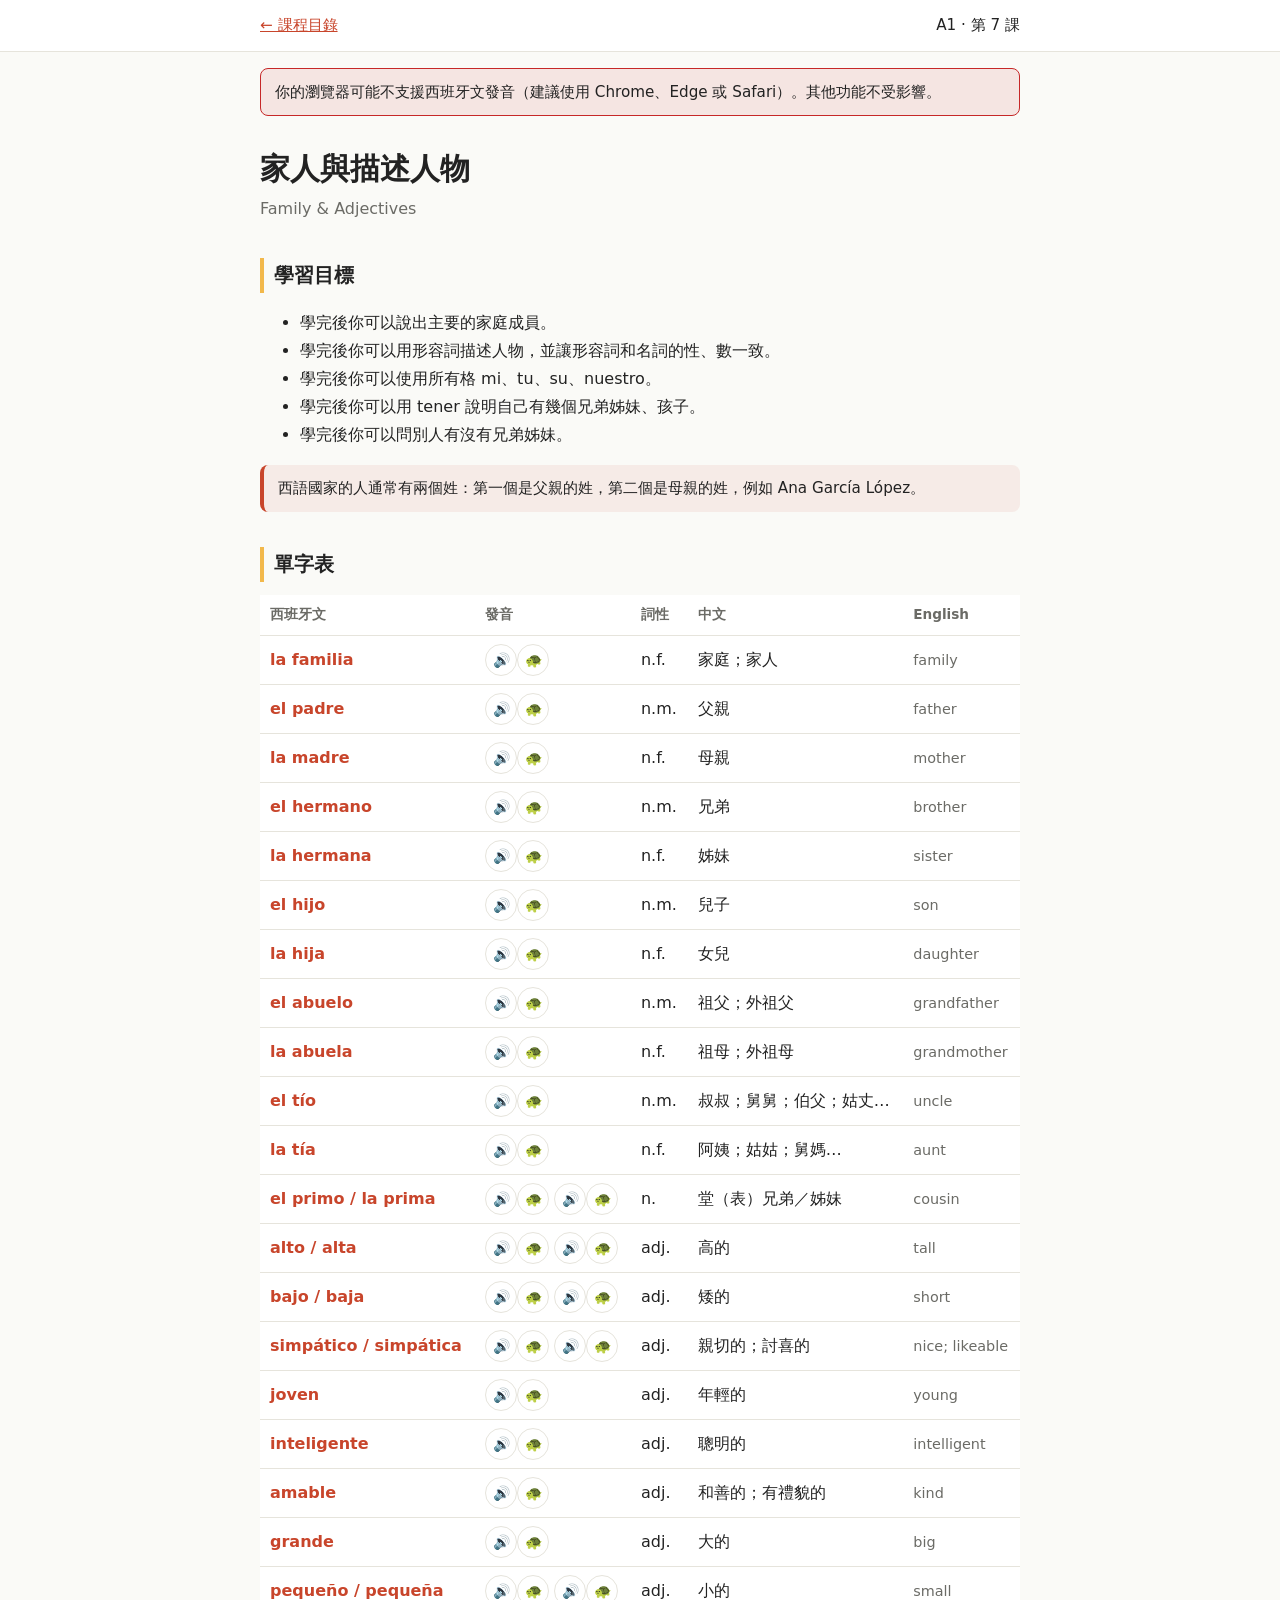
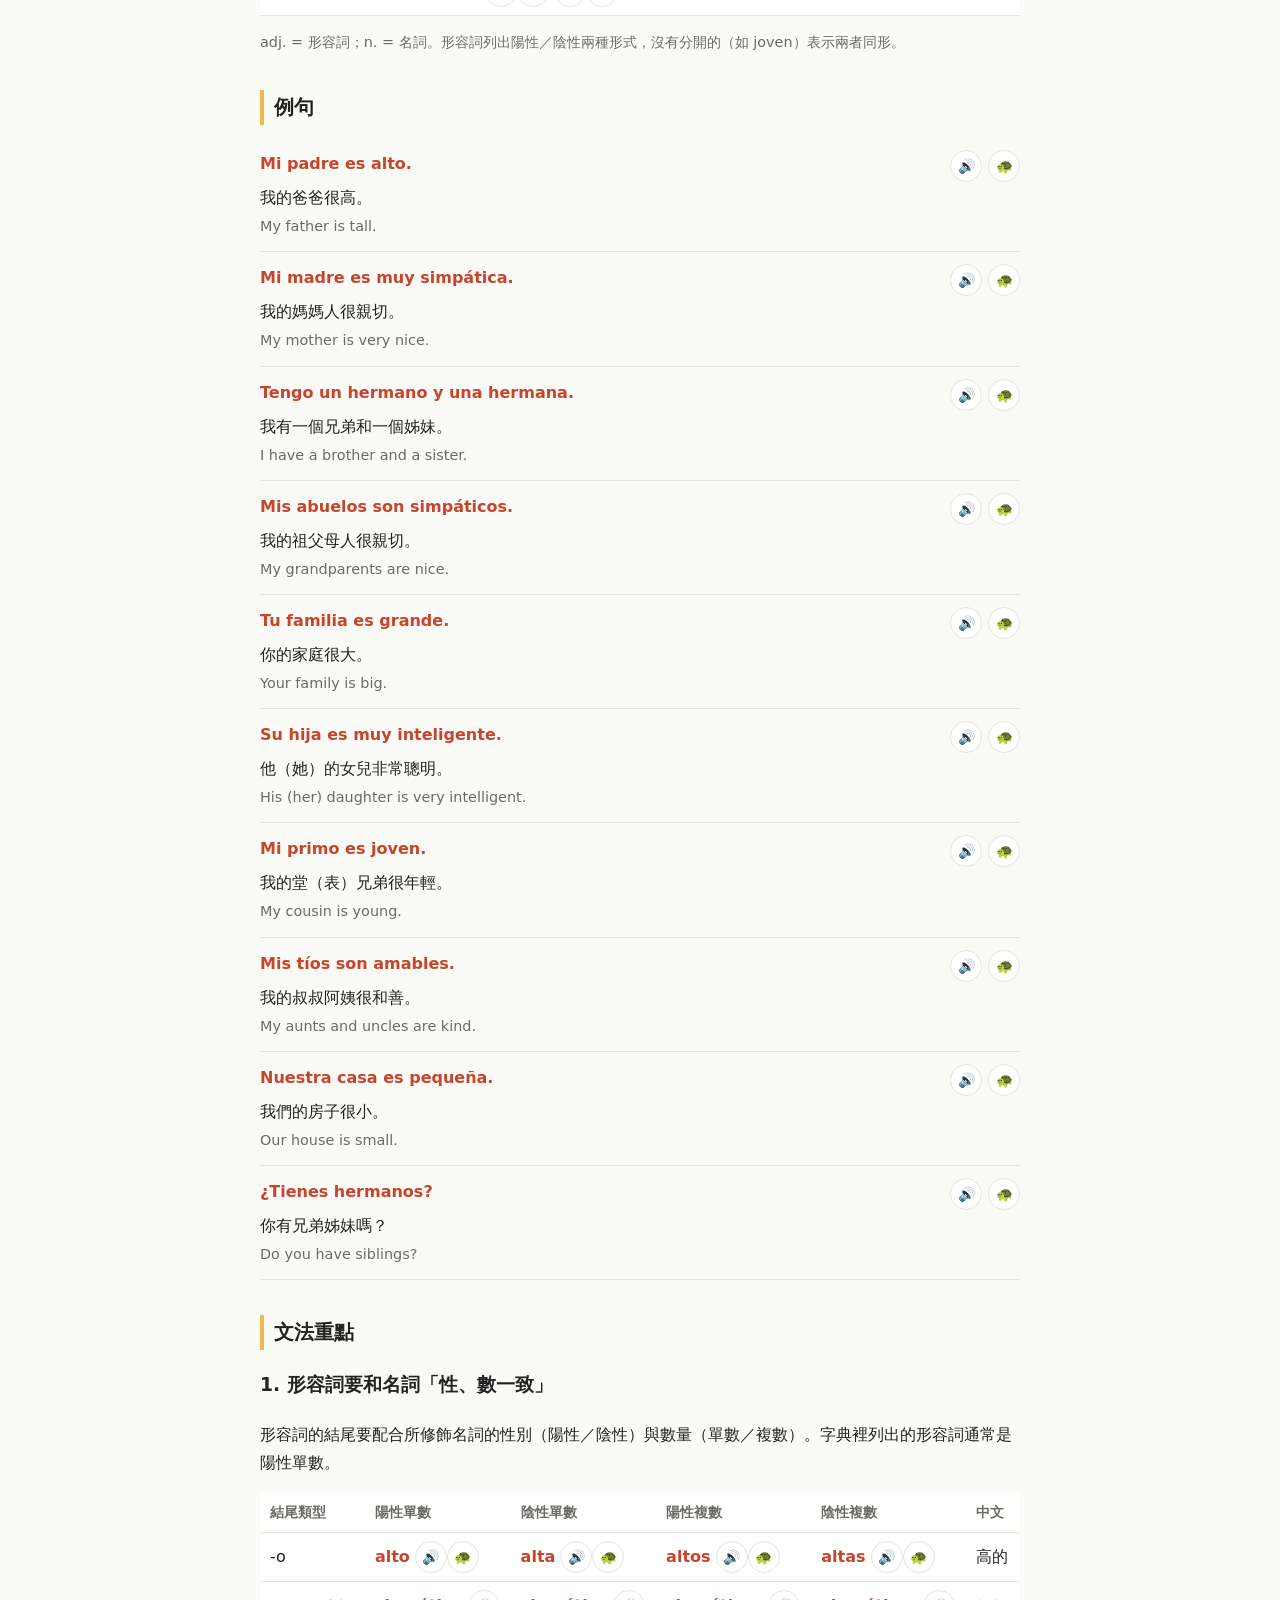
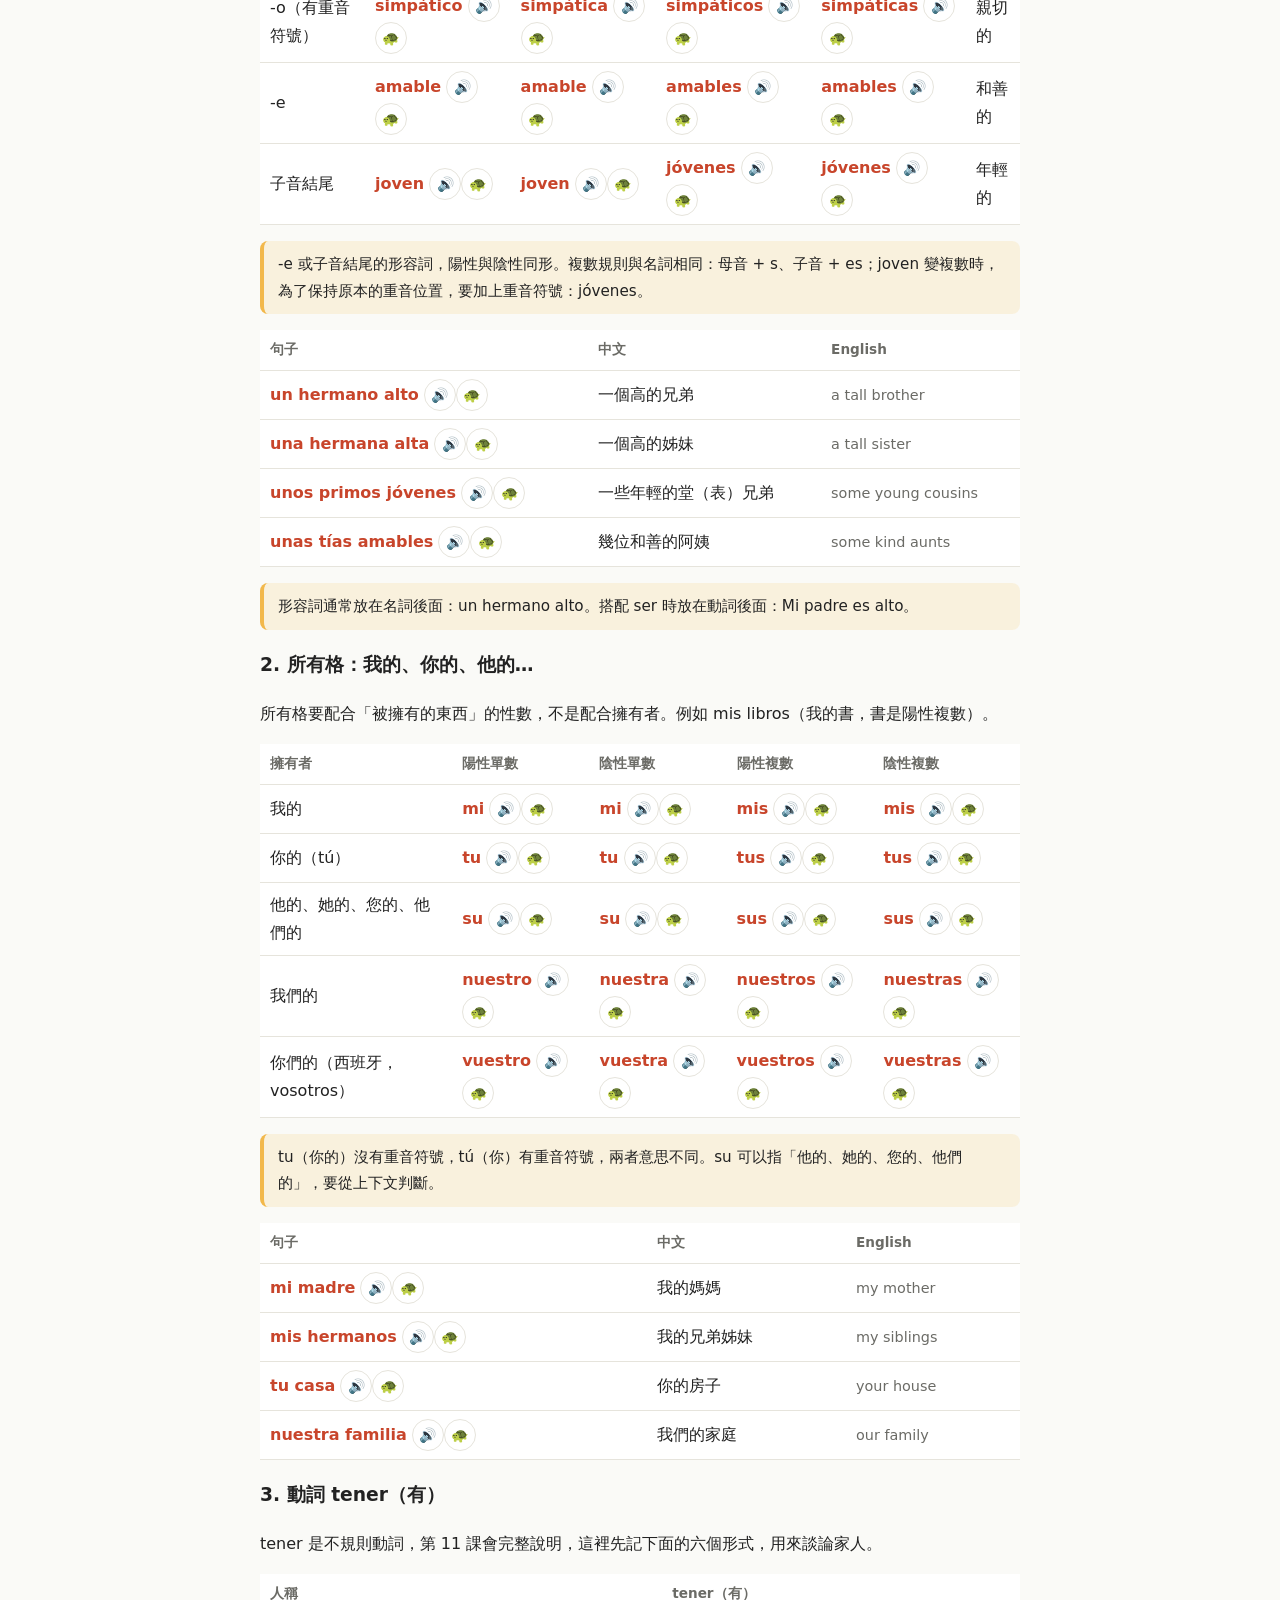
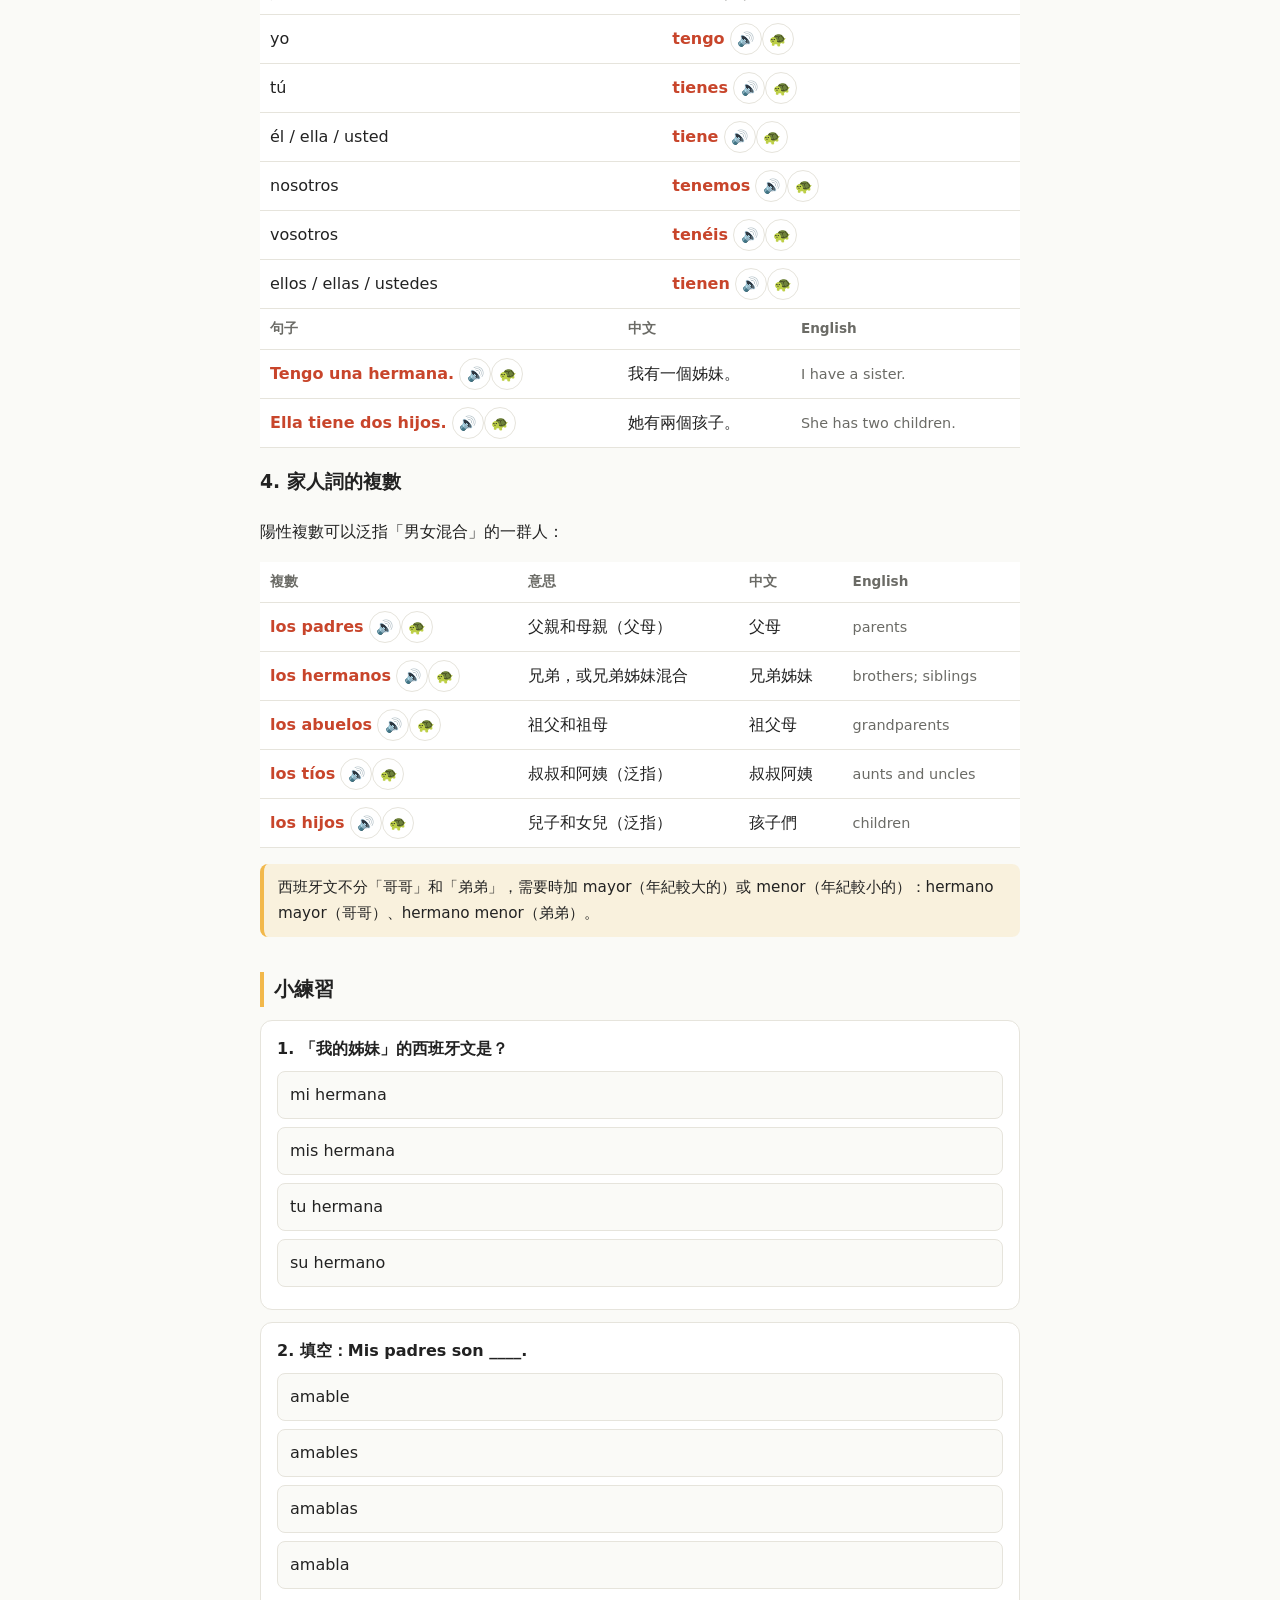
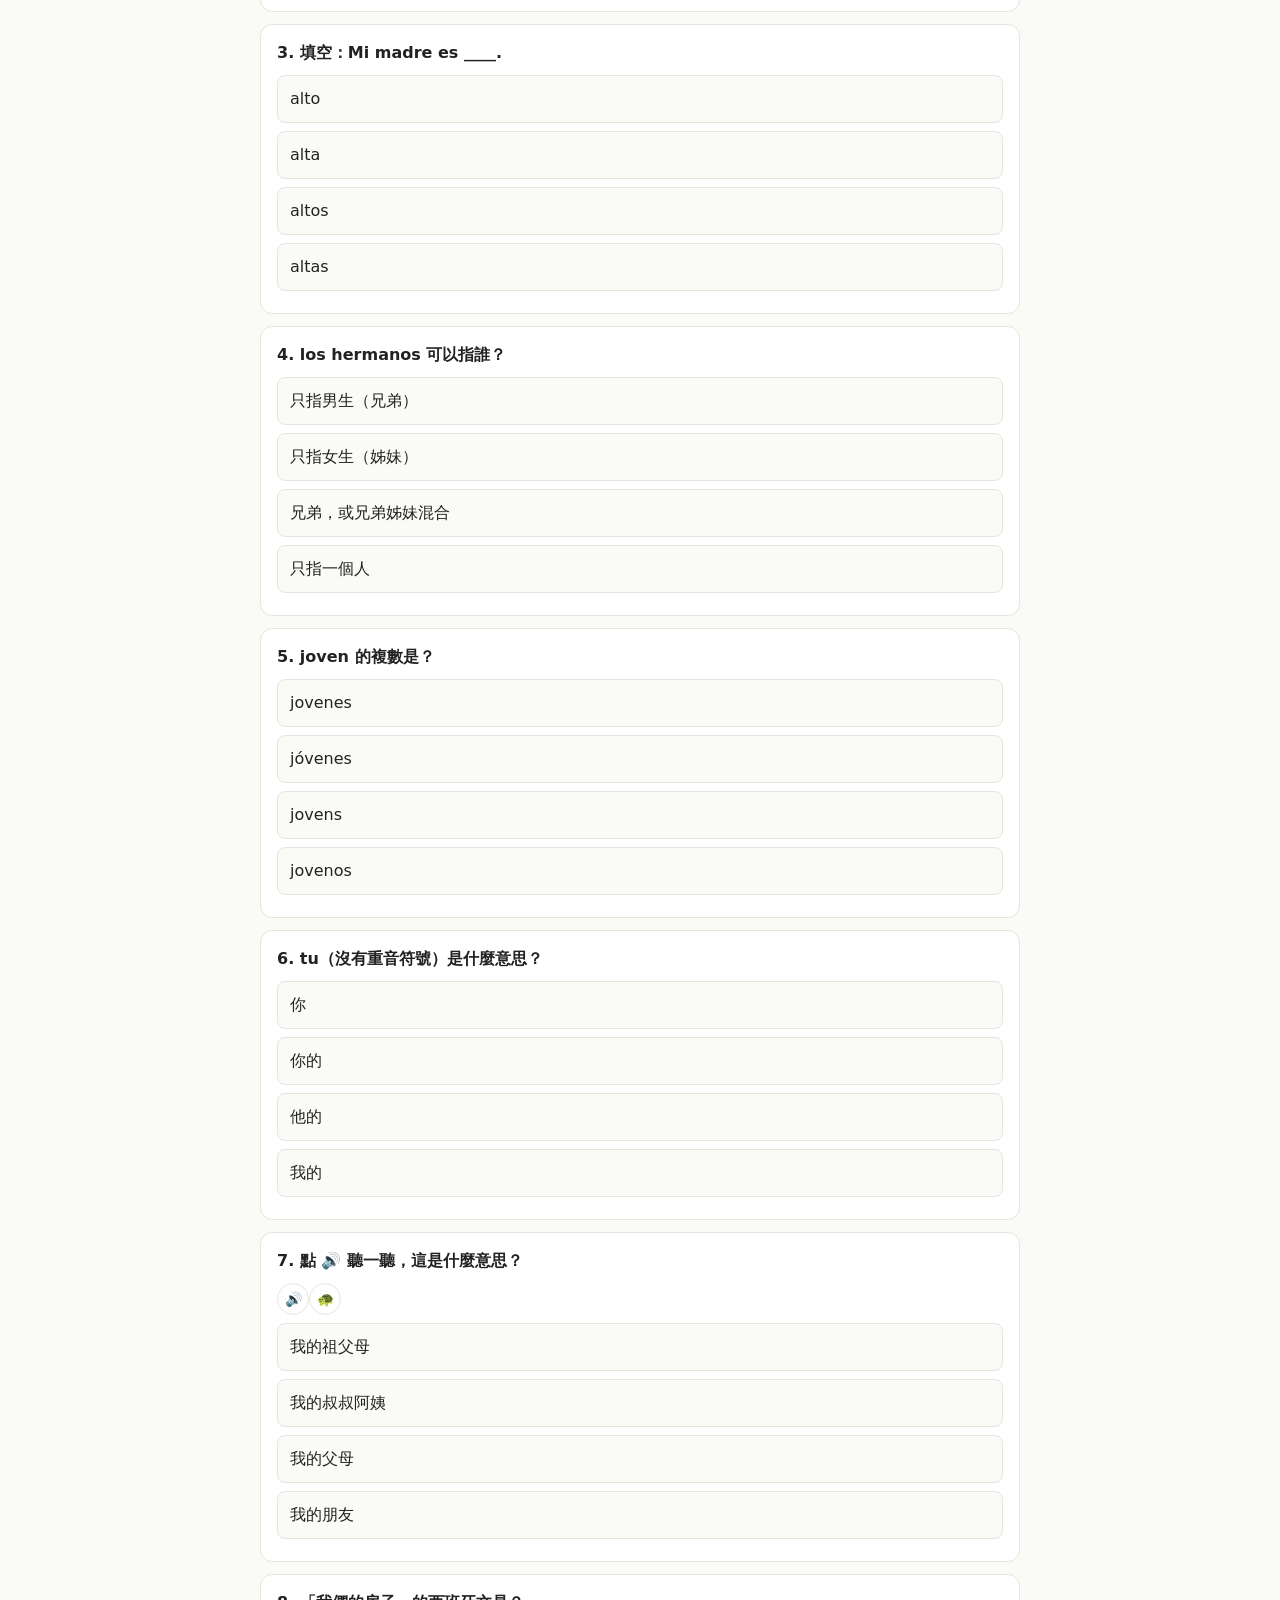
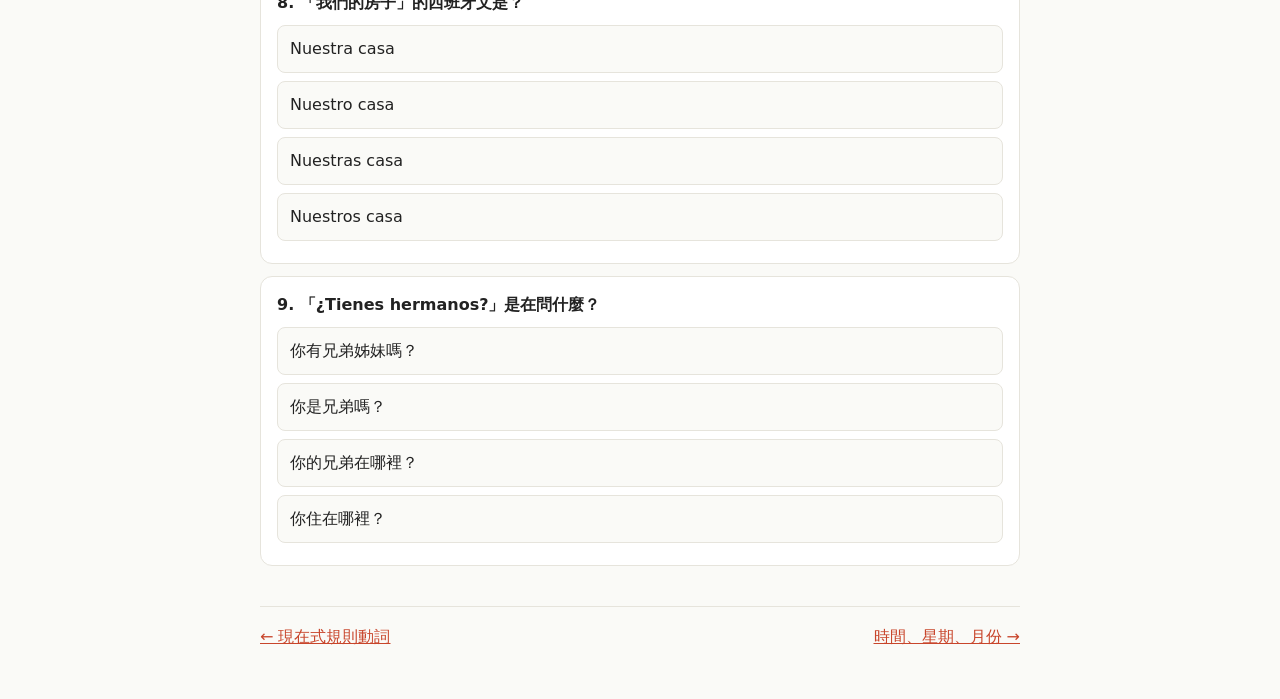
<file: lessons/a1-07-family-adjectives.html>
<!DOCTYPE html>
<html lang="zh-Hant">
<head>
<meta charset="utf-8">
<meta name="viewport" content="width=device-width, initial-scale=1">
<title>A1-07 家人與描述人物 | Español</title>
<link rel="stylesheet" href="../assets/css/style.css">
</head>
<body data-root="../" data-lesson="a1-07-family-adjectives">
<header class="topbar"><div class="in"><a href="../index.html">← 課程目錄</a><span>A1 · 第 7 課</span></div></header>
<main>
<h1>家人與描述人物 <small>Family & Adjectives</small></h1>

<section class="objectives"><h2>學習目標</h2>
<ul>
<li>學完後你可以說出主要的家庭成員。</li>
<li>學完後你可以用形容詞描述人物，並讓形容詞和名詞的性、數一致。</li>
<li>學完後你可以使用所有格 mi、tu、su、nuestro。</li>
<li>學完後你可以用 tener 說明自己有幾個兄弟姊妹、孩子。</li>
<li>學完後你可以問別人有沒有兄弟姊妹。</li>
</ul>
<div class="culture">西語國家的人通常有兩個姓：第一個是父親的姓，第二個是母親的姓，例如 Ana García López。</div>
</section>

<section class="vocab"><h2>單字表</h2>
<div class="table-wrap"><table>
<tr><th>西班牙文</th><th>發音</th><th>詞性</th><th>中文</th><th>English</th></tr>
<tr><td><span class="es">la familia</span></td><td><button class="speak" data-text="la familia">🔊</button></td><td>n.f.</td><td>家庭；家人</td><td><span class="en">family</span></td></tr>
<tr><td><span class="es">el padre</span></td><td><button class="speak" data-text="el padre">🔊</button></td><td>n.m.</td><td>父親</td><td><span class="en">father</span></td></tr>
<tr><td><span class="es">la madre</span></td><td><button class="speak" data-text="la madre">🔊</button></td><td>n.f.</td><td>母親</td><td><span class="en">mother</span></td></tr>
<tr><td><span class="es">el hermano</span></td><td><button class="speak" data-text="el hermano">🔊</button></td><td>n.m.</td><td>兄弟</td><td><span class="en">brother</span></td></tr>
<tr><td><span class="es">la hermana</span></td><td><button class="speak" data-text="la hermana">🔊</button></td><td>n.f.</td><td>姊妹</td><td><span class="en">sister</span></td></tr>
<tr><td><span class="es">el hijo</span></td><td><button class="speak" data-text="el hijo">🔊</button></td><td>n.m.</td><td>兒子</td><td><span class="en">son</span></td></tr>
<tr><td><span class="es">la hija</span></td><td><button class="speak" data-text="la hija">🔊</button></td><td>n.f.</td><td>女兒</td><td><span class="en">daughter</span></td></tr>
<tr><td><span class="es">el abuelo</span></td><td><button class="speak" data-text="el abuelo">🔊</button></td><td>n.m.</td><td>祖父；外祖父</td><td><span class="en">grandfather</span></td></tr>
<tr><td><span class="es">la abuela</span></td><td><button class="speak" data-text="la abuela">🔊</button></td><td>n.f.</td><td>祖母；外祖母</td><td><span class="en">grandmother</span></td></tr>
<tr><td><span class="es">el tío</span></td><td><button class="speak" data-text="el tío">🔊</button></td><td>n.m.</td><td>叔叔；舅舅；伯父；姑丈…</td><td><span class="en">uncle</span></td></tr>
<tr><td><span class="es">la tía</span></td><td><button class="speak" data-text="la tía">🔊</button></td><td>n.f.</td><td>阿姨；姑姑；舅媽…</td><td><span class="en">aunt</span></td></tr>
<tr><td><span class="es">el primo / la prima</span></td><td><button class="speak" data-text="el primo">🔊</button> <button class="speak" data-text="la prima">🔊</button></td><td>n.</td><td>堂（表）兄弟／姊妹</td><td><span class="en">cousin</span></td></tr>
<tr><td><span class="es">alto / alta</span></td><td><button class="speak" data-text="alto">🔊</button> <button class="speak" data-text="alta">🔊</button></td><td>adj.</td><td>高的</td><td><span class="en">tall</span></td></tr>
<tr><td><span class="es">bajo / baja</span></td><td><button class="speak" data-text="bajo">🔊</button> <button class="speak" data-text="baja">🔊</button></td><td>adj.</td><td>矮的</td><td><span class="en">short</span></td></tr>
<tr><td><span class="es">simpático / simpática</span></td><td><button class="speak" data-text="simpático">🔊</button> <button class="speak" data-text="simpática">🔊</button></td><td>adj.</td><td>親切的；討喜的</td><td><span class="en">nice; likeable</span></td></tr>
<tr><td><span class="es">joven</span></td><td><button class="speak" data-text="joven">🔊</button></td><td>adj.</td><td>年輕的</td><td><span class="en">young</span></td></tr>
<tr><td><span class="es">inteligente</span></td><td><button class="speak" data-text="inteligente">🔊</button></td><td>adj.</td><td>聰明的</td><td><span class="en">intelligent</span></td></tr>
<tr><td><span class="es">amable</span></td><td><button class="speak" data-text="amable">🔊</button></td><td>adj.</td><td>和善的；有禮貌的</td><td><span class="en">kind</span></td></tr>
<tr><td><span class="es">grande</span></td><td><button class="speak" data-text="grande">🔊</button></td><td>adj.</td><td>大的</td><td><span class="en">big</span></td></tr>
<tr><td><span class="es">pequeño / pequeña</span></td><td><button class="speak" data-text="pequeño">🔊</button> <button class="speak" data-text="pequeña">🔊</button></td><td>adj.</td><td>小的</td><td><span class="en">small</span></td></tr>
</table></div>
<p class="en">adj. = 形容詞；n. = 名詞。形容詞列出陽性／陰性兩種形式，沒有分開的（如 joven）表示兩者同形。</p>
</section>

<section class="examples"><h2>例句</h2>

<div class="ex"><div class="es">Mi padre es alto.</div><span class="btns"><button class="speak" data-text="Mi padre es alto.">🔊</button></span><div class="zh">我的爸爸很高。</div><div class="en">My father is tall.</div></div>
<div class="ex"><div class="es">Mi madre es muy simpática.</div><span class="btns"><button class="speak" data-text="Mi madre es muy simpática.">🔊</button></span><div class="zh">我的媽媽人很親切。</div><div class="en">My mother is very nice.</div></div>
<div class="ex"><div class="es">Tengo un hermano y una hermana.</div><span class="btns"><button class="speak" data-text="Tengo un hermano y una hermana.">🔊</button></span><div class="zh">我有一個兄弟和一個姊妹。</div><div class="en">I have a brother and a sister.</div></div>
<div class="ex"><div class="es">Mis abuelos son simpáticos.</div><span class="btns"><button class="speak" data-text="Mis abuelos son simpáticos.">🔊</button></span><div class="zh">我的祖父母人很親切。</div><div class="en">My grandparents are nice.</div></div>
<div class="ex"><div class="es">Tu familia es grande.</div><span class="btns"><button class="speak" data-text="Tu familia es grande.">🔊</button></span><div class="zh">你的家庭很大。</div><div class="en">Your family is big.</div></div>
<div class="ex"><div class="es">Su hija es muy inteligente.</div><span class="btns"><button class="speak" data-text="Su hija es muy inteligente.">🔊</button></span><div class="zh">他（她）的女兒非常聰明。</div><div class="en">His (her) daughter is very intelligent.</div></div>
<div class="ex"><div class="es">Mi primo es joven.</div><span class="btns"><button class="speak" data-text="Mi primo es joven.">🔊</button></span><div class="zh">我的堂（表）兄弟很年輕。</div><div class="en">My cousin is young.</div></div>
<div class="ex"><div class="es">Mis tíos son amables.</div><span class="btns"><button class="speak" data-text="Mis tíos son amables.">🔊</button></span><div class="zh">我的叔叔阿姨很和善。</div><div class="en">My aunts and uncles are kind.</div></div>
<div class="ex"><div class="es">Nuestra casa es pequeña.</div><span class="btns"><button class="speak" data-text="Nuestra casa es pequeña.">🔊</button></span><div class="zh">我們的房子很小。</div><div class="en">Our house is small.</div></div>
<div class="ex"><div class="es">¿Tienes hermanos?</div><span class="btns"><button class="speak" data-text="¿Tienes hermanos?">🔊</button></span><div class="zh">你有兄弟姊妹嗎？</div><div class="en">Do you have siblings?</div></div>
</section>

<section class="grammar"><h2>文法重點</h2>
<h3>1. 形容詞要和名詞「性、數一致」</h3><p>形容詞的結尾要配合所修飾名詞的性別（陽性／陰性）與數量（單數／複數）。字典裡列出的形容詞通常是陽性單數。</p><div class="table-wrap"><table>
<tr><th>結尾類型</th><th>陽性單數</th><th>陰性單數</th><th>陽性複數</th><th>陰性複數</th><th>中文</th></tr>
<tr><td>-o</td><td><span class="es">alto</span> <button class="speak" data-text="alto">🔊</button></td><td><span class="es">alta</span> <button class="speak" data-text="alta">🔊</button></td><td><span class="es">altos</span> <button class="speak" data-text="altos">🔊</button></td><td><span class="es">altas</span> <button class="speak" data-text="altas">🔊</button></td><td>高的</td></tr>
<tr><td>-o（有重音符號）</td><td><span class="es">simpático</span> <button class="speak" data-text="simpático">🔊</button></td><td><span class="es">simpática</span> <button class="speak" data-text="simpática">🔊</button></td><td><span class="es">simpáticos</span> <button class="speak" data-text="simpáticos">🔊</button></td><td><span class="es">simpáticas</span> <button class="speak" data-text="simpáticas">🔊</button></td><td>親切的</td></tr>
<tr><td>-e</td><td><span class="es">amable</span> <button class="speak" data-text="amable">🔊</button></td><td><span class="es">amable</span> <button class="speak" data-text="amable">🔊</button></td><td><span class="es">amables</span> <button class="speak" data-text="amables">🔊</button></td><td><span class="es">amables</span> <button class="speak" data-text="amables">🔊</button></td><td>和善的</td></tr>
<tr><td>子音結尾</td><td><span class="es">joven</span> <button class="speak" data-text="joven">🔊</button></td><td><span class="es">joven</span> <button class="speak" data-text="joven">🔊</button></td><td><span class="es">jóvenes</span> <button class="speak" data-text="jóvenes">🔊</button></td><td><span class="es">jóvenes</span> <button class="speak" data-text="jóvenes">🔊</button></td><td>年輕的</td></tr>
</table></div><div class="tip">-e 或子音結尾的形容詞，陽性與陰性同形。複數規則與名詞相同：母音 + s、子音 + es；joven 變複數時，為了保持原本的重音位置，要加上重音符號：jóvenes。</div><div class="table-wrap"><table>
<tr><th>句子</th><th>中文</th><th>English</th></tr>
<tr><td><span class="es">un hermano alto</span> <button class="speak" data-text="un hermano alto">🔊</button></td><td>一個高的兄弟</td><td><span class="en">a tall brother</span></td></tr>
<tr><td><span class="es">una hermana alta</span> <button class="speak" data-text="una hermana alta">🔊</button></td><td>一個高的姊妹</td><td><span class="en">a tall sister</span></td></tr>
<tr><td><span class="es">unos primos jóvenes</span> <button class="speak" data-text="unos primos jóvenes">🔊</button></td><td>一些年輕的堂（表）兄弟</td><td><span class="en">some young cousins</span></td></tr>
<tr><td><span class="es">unas tías amables</span> <button class="speak" data-text="unas tías amables">🔊</button></td><td>幾位和善的阿姨</td><td><span class="en">some kind aunts</span></td></tr>
</table></div><div class="tip">形容詞通常放在名詞後面：un hermano alto。搭配 ser 時放在動詞後面：Mi padre es alto。</div><h3>2. 所有格：我的、你的、他的…</h3><p>所有格要配合「被擁有的東西」的性數，不是配合擁有者。例如 mis libros（我的書，書是陽性複數）。</p><div class="table-wrap"><table>
<tr><th>擁有者</th><th>陽性單數</th><th>陰性單數</th><th>陽性複數</th><th>陰性複數</th></tr>
<tr><td>我的</td><td><span class="es">mi</span> <button class="speak" data-text="mi">🔊</button></td><td><span class="es">mi</span> <button class="speak" data-text="mi">🔊</button></td><td><span class="es">mis</span> <button class="speak" data-text="mis">🔊</button></td><td><span class="es">mis</span> <button class="speak" data-text="mis">🔊</button></td></tr>
<tr><td>你的（tú）</td><td><span class="es">tu</span> <button class="speak" data-text="tu">🔊</button></td><td><span class="es">tu</span> <button class="speak" data-text="tu">🔊</button></td><td><span class="es">tus</span> <button class="speak" data-text="tus">🔊</button></td><td><span class="es">tus</span> <button class="speak" data-text="tus">🔊</button></td></tr>
<tr><td>他的、她的、您的、他們的</td><td><span class="es">su</span> <button class="speak" data-text="su">🔊</button></td><td><span class="es">su</span> <button class="speak" data-text="su">🔊</button></td><td><span class="es">sus</span> <button class="speak" data-text="sus">🔊</button></td><td><span class="es">sus</span> <button class="speak" data-text="sus">🔊</button></td></tr>
<tr><td>我們的</td><td><span class="es">nuestro</span> <button class="speak" data-text="nuestro">🔊</button></td><td><span class="es">nuestra</span> <button class="speak" data-text="nuestra">🔊</button></td><td><span class="es">nuestros</span> <button class="speak" data-text="nuestros">🔊</button></td><td><span class="es">nuestras</span> <button class="speak" data-text="nuestras">🔊</button></td></tr>
<tr><td>你們的（西班牙，vosotros）</td><td><span class="es">vuestro</span> <button class="speak" data-text="vuestro">🔊</button></td><td><span class="es">vuestra</span> <button class="speak" data-text="vuestra">🔊</button></td><td><span class="es">vuestros</span> <button class="speak" data-text="vuestros">🔊</button></td><td><span class="es">vuestras</span> <button class="speak" data-text="vuestras">🔊</button></td></tr>
</table></div><div class="tip">tu（你的）沒有重音符號，tú（你）有重音符號，兩者意思不同。su 可以指「他的、她的、您的、他們的」，要從上下文判斷。</div><div class="table-wrap"><table>
<tr><th>句子</th><th>中文</th><th>English</th></tr>
<tr><td><span class="es">mi madre</span> <button class="speak" data-text="mi madre">🔊</button></td><td>我的媽媽</td><td><span class="en">my mother</span></td></tr>
<tr><td><span class="es">mis hermanos</span> <button class="speak" data-text="mis hermanos">🔊</button></td><td>我的兄弟姊妹</td><td><span class="en">my siblings</span></td></tr>
<tr><td><span class="es">tu casa</span> <button class="speak" data-text="tu casa">🔊</button></td><td>你的房子</td><td><span class="en">your house</span></td></tr>
<tr><td><span class="es">nuestra familia</span> <button class="speak" data-text="nuestra familia">🔊</button></td><td>我們的家庭</td><td><span class="en">our family</span></td></tr>
</table></div><h3>3. 動詞 tener（有）</h3><p>tener 是不規則動詞，第 11 課會完整說明，這裡先記下面的六個形式，用來談論家人。</p><div class="table-wrap"><table>
<tr><th>人稱</th><th>tener（有）</th></tr>
<tr><td>yo</td><td><span class="es">tengo</span> <button class="speak" data-text="tengo">🔊</button></td></tr>
<tr><td>tú</td><td><span class="es">tienes</span> <button class="speak" data-text="tienes">🔊</button></td></tr>
<tr><td>él / ella / usted</td><td><span class="es">tiene</span> <button class="speak" data-text="tiene">🔊</button></td></tr>
<tr><td>nosotros</td><td><span class="es">tenemos</span> <button class="speak" data-text="tenemos">🔊</button></td></tr>
<tr><td>vosotros</td><td><span class="es">tenéis</span> <button class="speak" data-text="tenéis">🔊</button></td></tr>
<tr><td>ellos / ellas / ustedes</td><td><span class="es">tienen</span> <button class="speak" data-text="tienen">🔊</button></td></tr>
</table></div><div class="table-wrap"><table>
<tr><th>句子</th><th>中文</th><th>English</th></tr>
<tr><td><span class="es">Tengo una hermana.</span> <button class="speak" data-text="Tengo una hermana.">🔊</button></td><td>我有一個姊妹。</td><td><span class="en">I have a sister.</span></td></tr>
<tr><td><span class="es">Ella tiene dos hijos.</span> <button class="speak" data-text="Ella tiene dos hijos.">🔊</button></td><td>她有兩個孩子。</td><td><span class="en">She has two children.</span></td></tr>
</table></div><h3>4. 家人詞的複數</h3><p>陽性複數可以泛指「男女混合」的一群人：</p><div class="table-wrap"><table>
<tr><th>複數</th><th>意思</th><th>中文</th><th>English</th></tr>
<tr><td><span class="es">los padres</span> <button class="speak" data-text="los padres">🔊</button></td><td>父親和母親（父母）</td><td>父母</td><td><span class="en">parents</span></td></tr>
<tr><td><span class="es">los hermanos</span> <button class="speak" data-text="los hermanos">🔊</button></td><td>兄弟，或兄弟姊妹混合</td><td>兄弟姊妹</td><td><span class="en">brothers; siblings</span></td></tr>
<tr><td><span class="es">los abuelos</span> <button class="speak" data-text="los abuelos">🔊</button></td><td>祖父和祖母</td><td>祖父母</td><td><span class="en">grandparents</span></td></tr>
<tr><td><span class="es">los tíos</span> <button class="speak" data-text="los tíos">🔊</button></td><td>叔叔和阿姨（泛指）</td><td>叔叔阿姨</td><td><span class="en">aunts and uncles</span></td></tr>
<tr><td><span class="es">los hijos</span> <button class="speak" data-text="los hijos">🔊</button></td><td>兒子和女兒（泛指）</td><td>孩子們</td><td><span class="en">children</span></td></tr>
</table></div><div class="tip">西班牙文不分「哥哥」和「弟弟」，需要時加 mayor（年紀較大的）或 menor（年紀較小的）：hermano mayor（哥哥）、hermano menor（弟弟）。</div>
</section>

<section class="practice"><h2>小練習</h2>
<div id="quiz"></div>
<script type="application/json" id="quiz-data">
[
 {
  "q": "「我的姊妹」的西班牙文是？",
  "options": [
   "mi hermana",
   "mis hermana",
   "tu hermana",
   "su hermano"
  ],
  "answer": 0,
  "explain": "hermana 是陰性單數，所有格用 mi。"
 },
 {
  "q": "填空：Mis padres son ____.",
  "options": [
   "amable",
   "amables",
   "amablas",
   "amabla"
  ],
  "answer": 1,
  "explain": "主詞是複數，-e 結尾的形容詞加 -s：amables。"
 },
 {
  "q": "填空：Mi madre es ____.",
  "options": [
   "alto",
   "alta",
   "altos",
   "altas"
  ],
  "answer": 1,
  "explain": "madre 是陰性單數，形容詞用 alta。"
 },
 {
  "q": "los hermanos 可以指誰？",
  "options": [
   "只指男生（兄弟）",
   "只指女生（姊妹）",
   "兄弟，或兄弟姊妹混合",
   "只指一個人"
  ],
  "answer": 2,
  "explain": "陽性複數也可以泛指男女混合的一群人。"
 },
 {
  "q": "joven 的複數是？",
  "options": [
   "jovenes",
   "jóvenes",
   "jovens",
   "jovenos"
  ],
  "answer": 1,
  "explain": "子音結尾加 -es，並加上重音符號：jóvenes。"
 },
 {
  "q": "tu（沒有重音符號）是什麼意思？",
  "options": [
   "你",
   "你的",
   "他的",
   "我的"
  ],
  "answer": 1,
  "explain": "tu 是「你的」；有重音符號的 tú 才是「你」。"
 },
 {
  "q": "點 🔊 聽一聽，這是什麼意思？",
  "speak": "mis abuelos",
  "options": [
   "我的祖父母",
   "我的叔叔阿姨",
   "我的父母",
   "我的朋友"
  ],
  "answer": 0,
  "explain": "mis 是「我的」（複數），abuelos 是祖父母。"
 },
 {
  "q": "「我們的房子」的西班牙文是？",
  "options": [
   "Nuestra casa",
   "Nuestro casa",
   "Nuestras casa",
   "Nuestros casa"
  ],
  "answer": 0,
  "explain": "casa 是陰性單數，所有格用 nuestra。"
 },
 {
  "q": "「¿Tienes hermanos?」是在問什麼？",
  "options": [
   "你有兄弟姊妹嗎？",
   "你是兄弟嗎？",
   "你的兄弟在哪裡？",
   "你住在哪裡？"
  ],
  "answer": 0,
  "explain": "tienes 是 tener（有）的 tú 形式。"
 }
]
</script></section>

<nav class="lesson-nav" id="lesson-nav"></nav>
</main>
<script src="../assets/js/tts.js"></script>
<script src="../assets/js/quiz.js"></script>
<script src="../assets/js/main.js"></script>
</body>
</html>
</file>
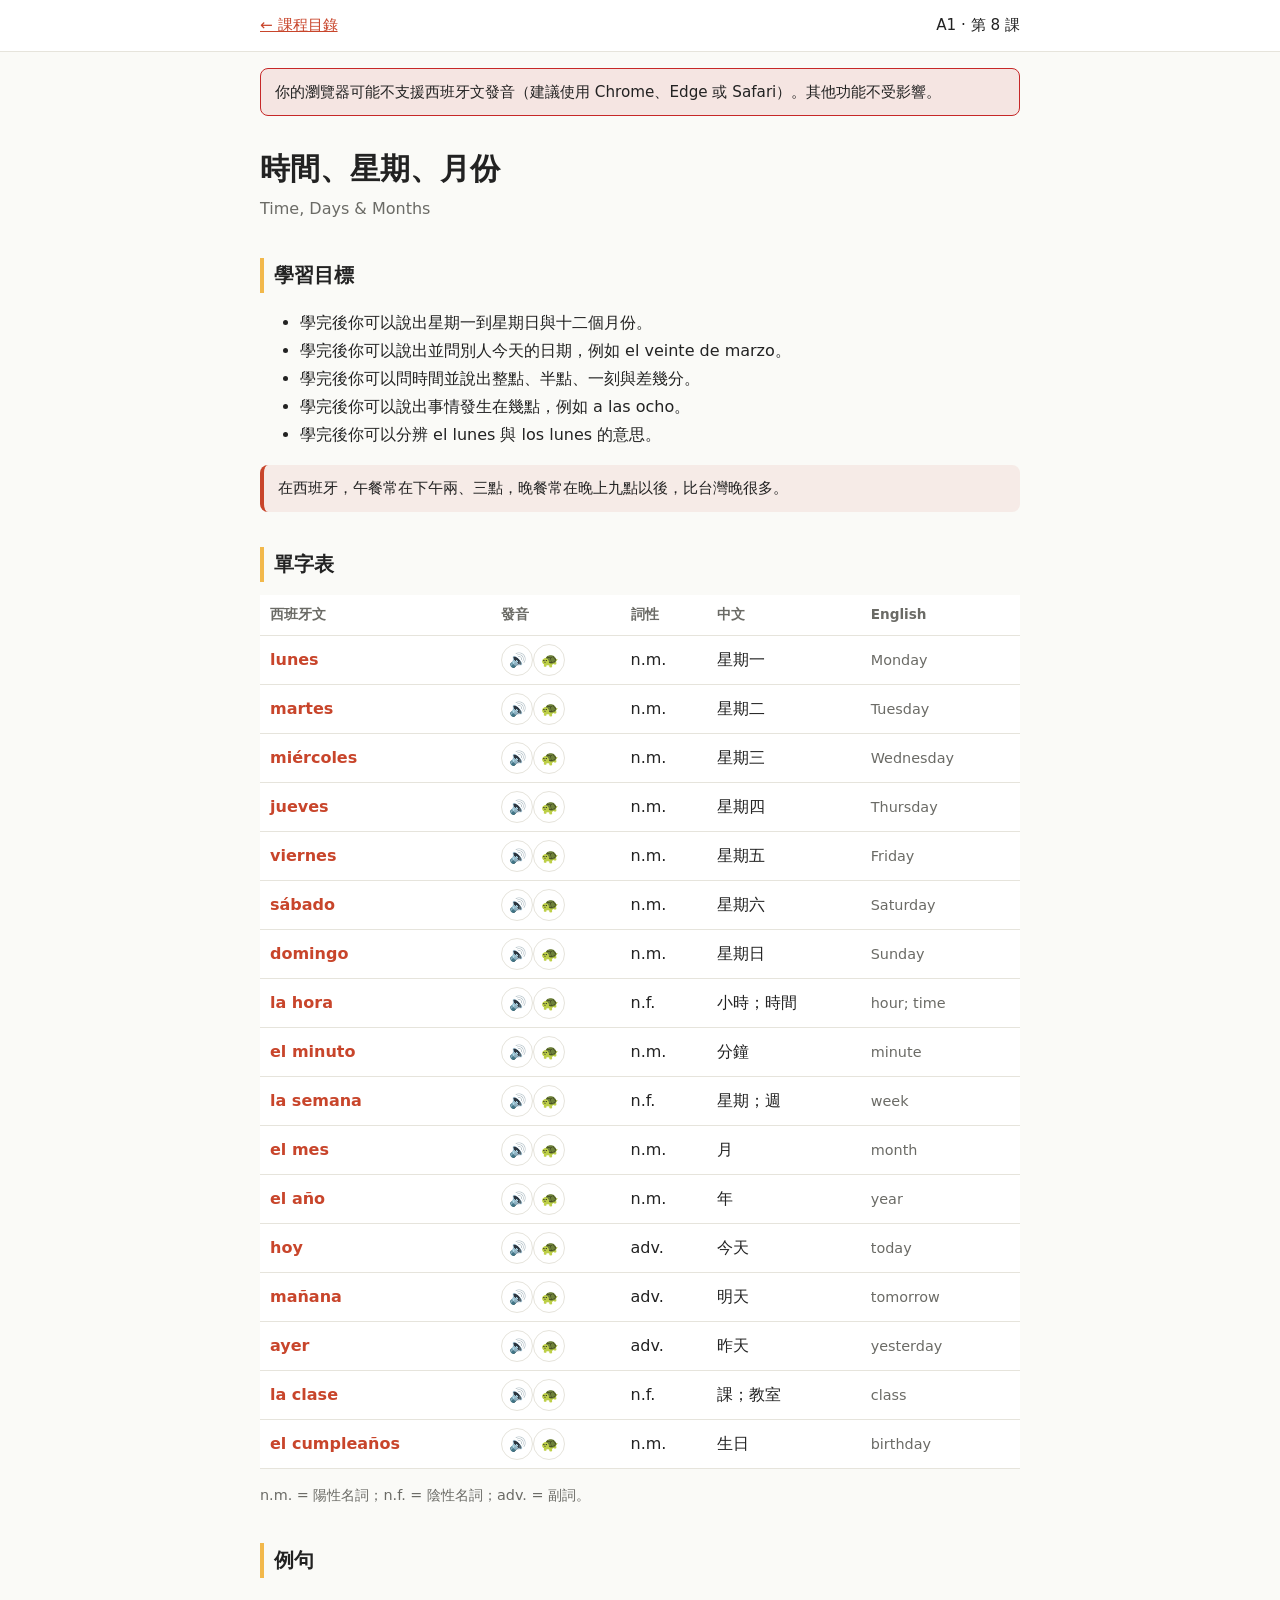
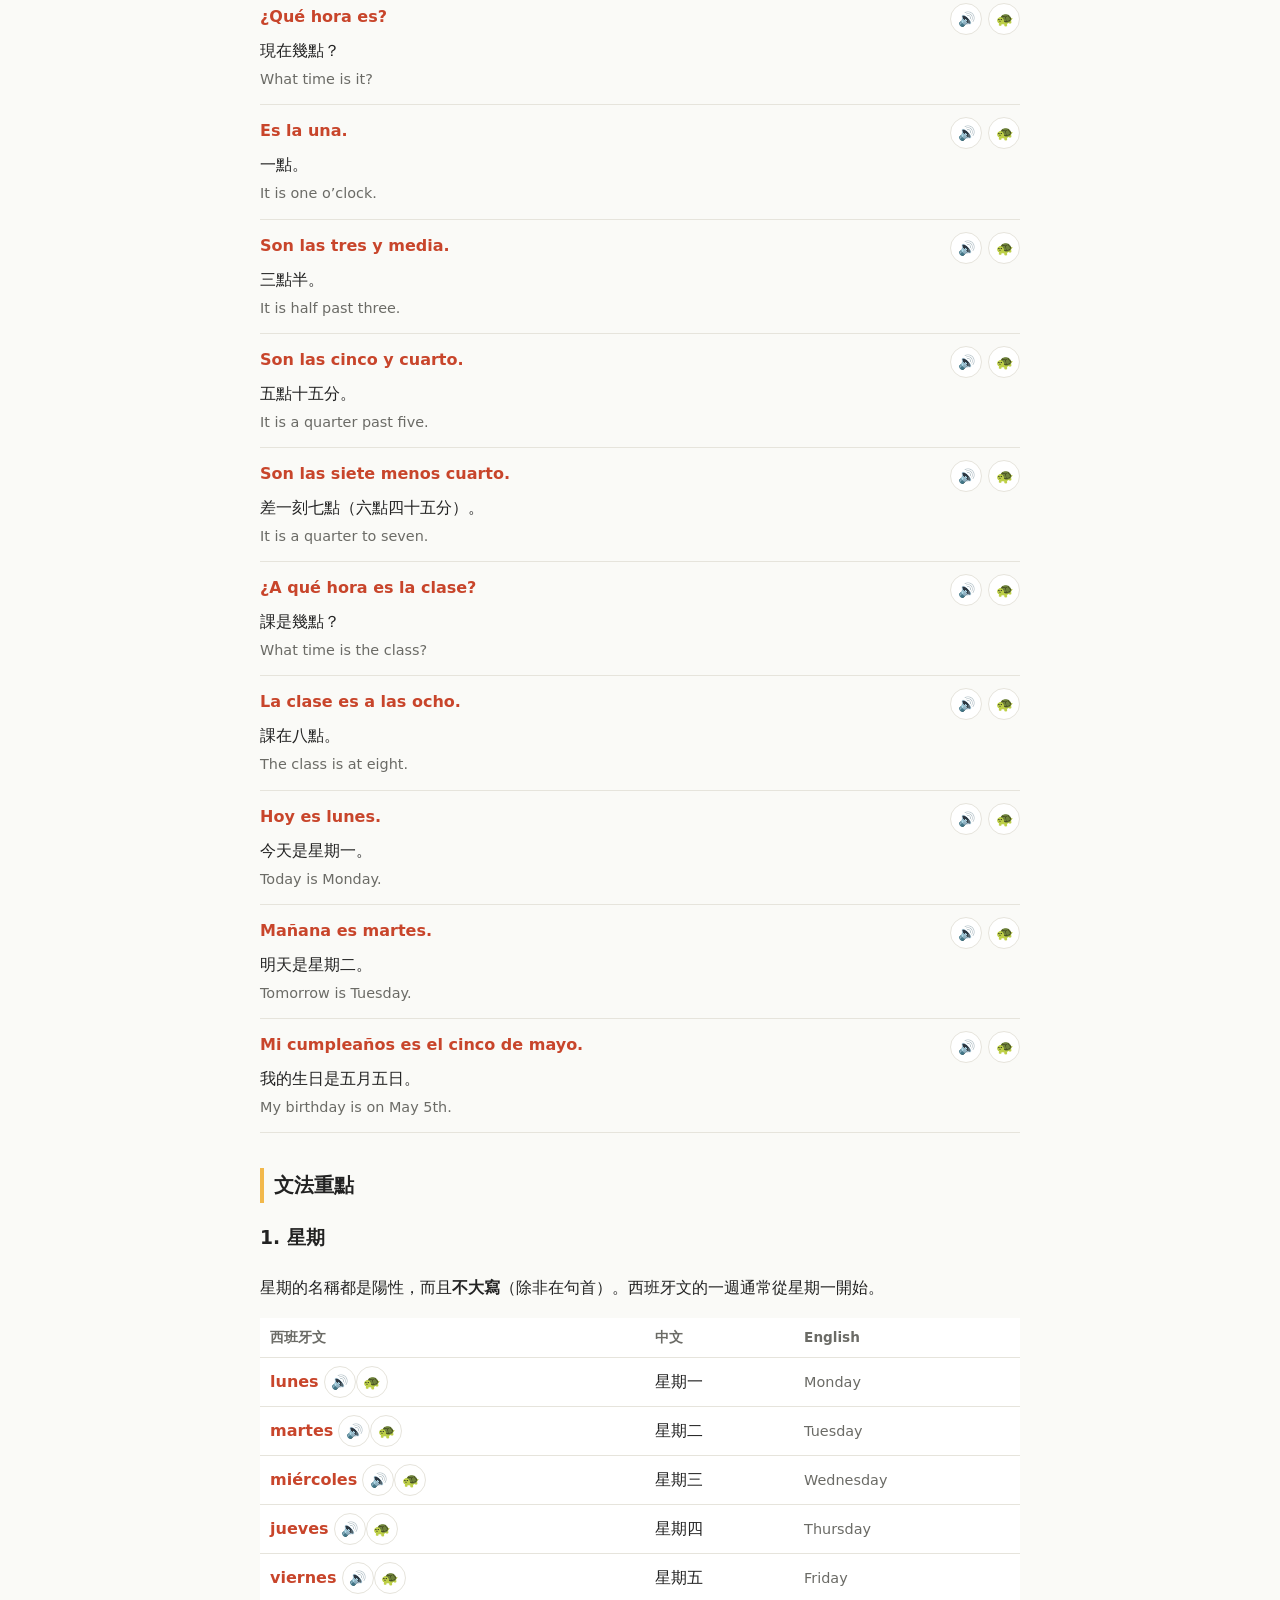
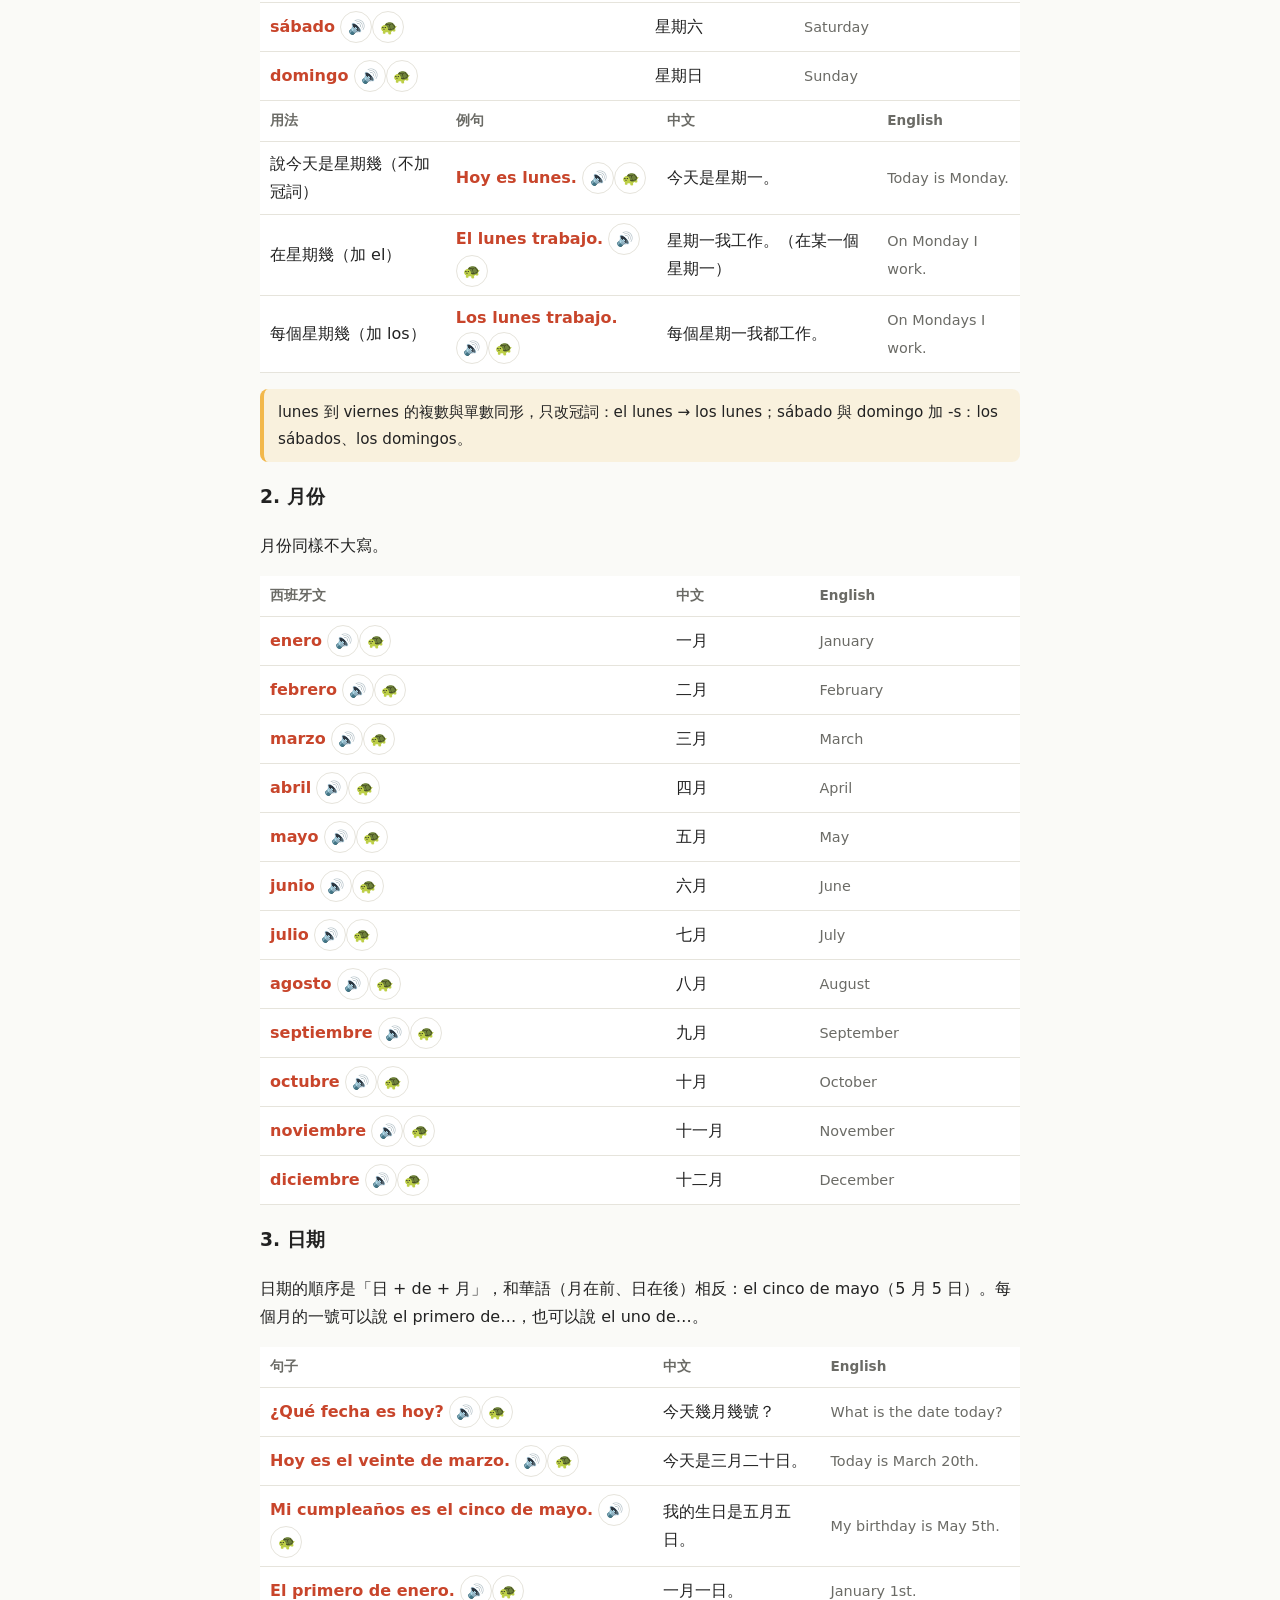
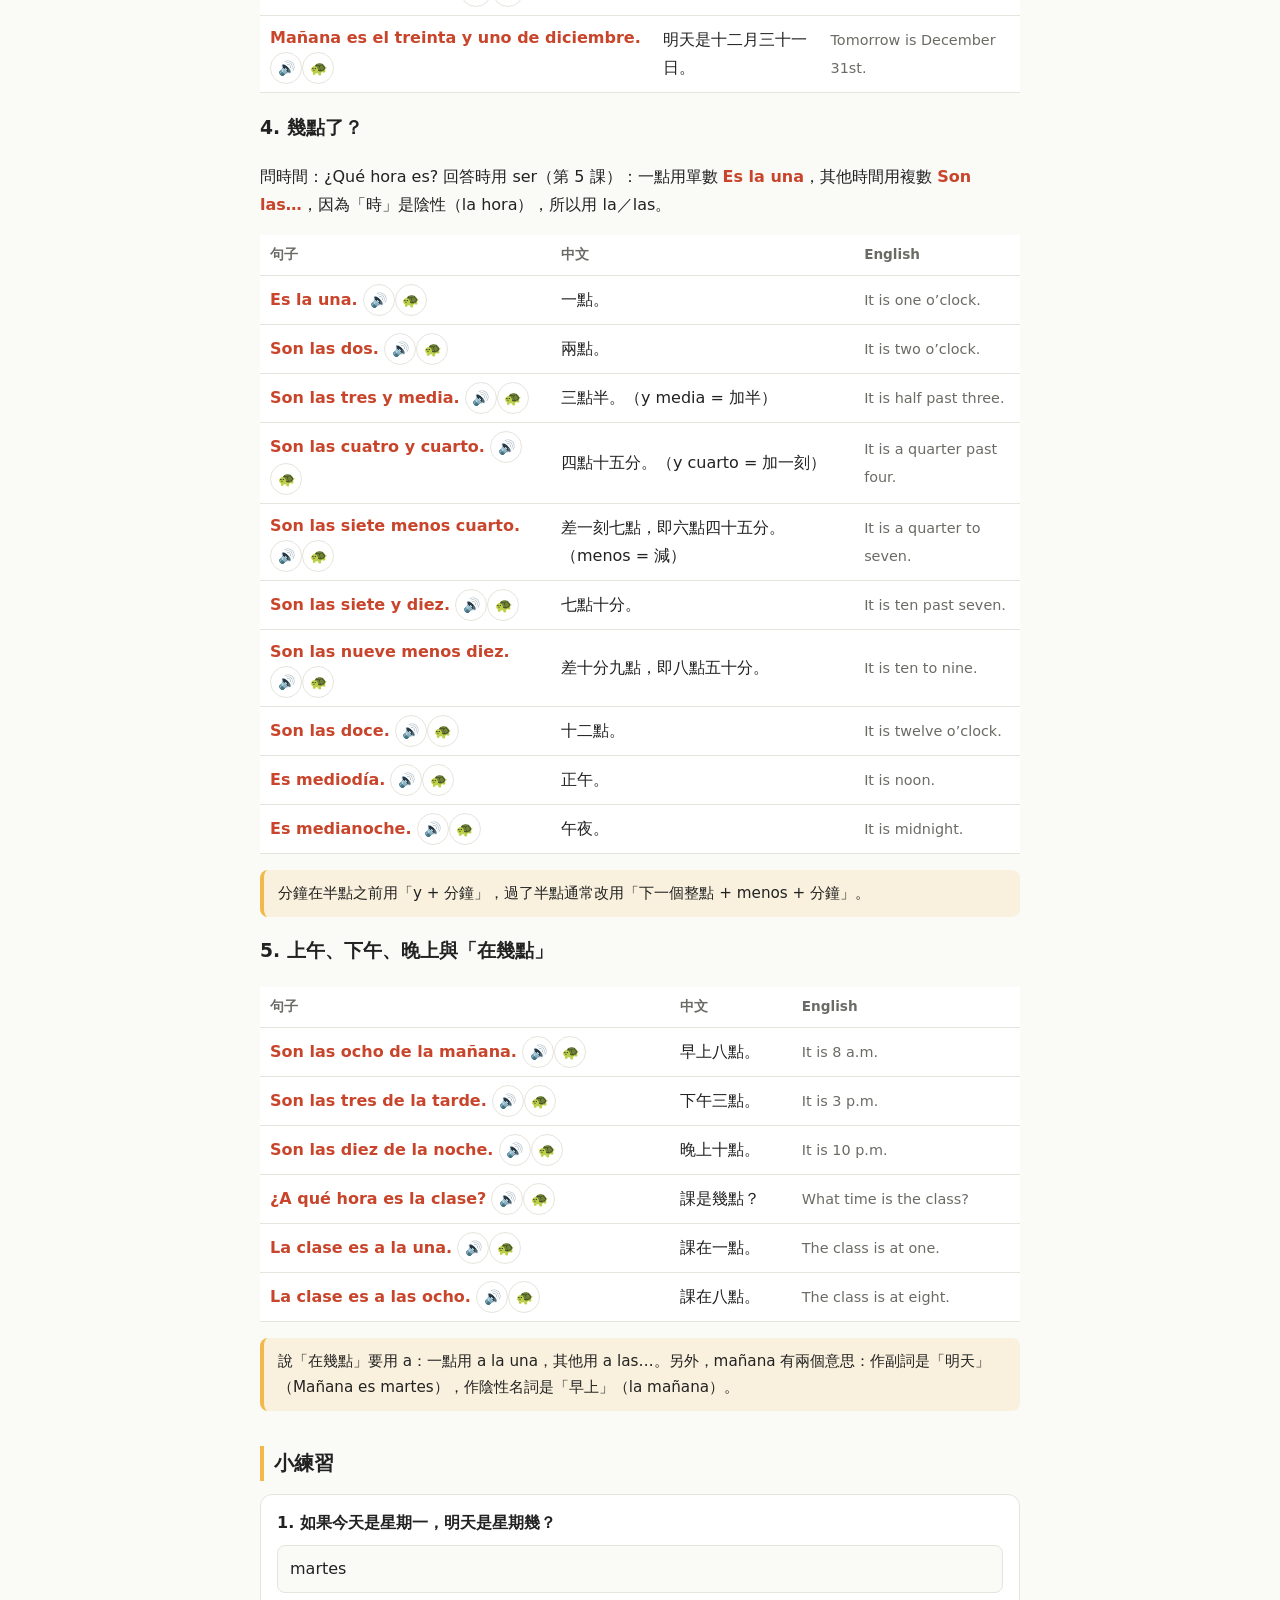
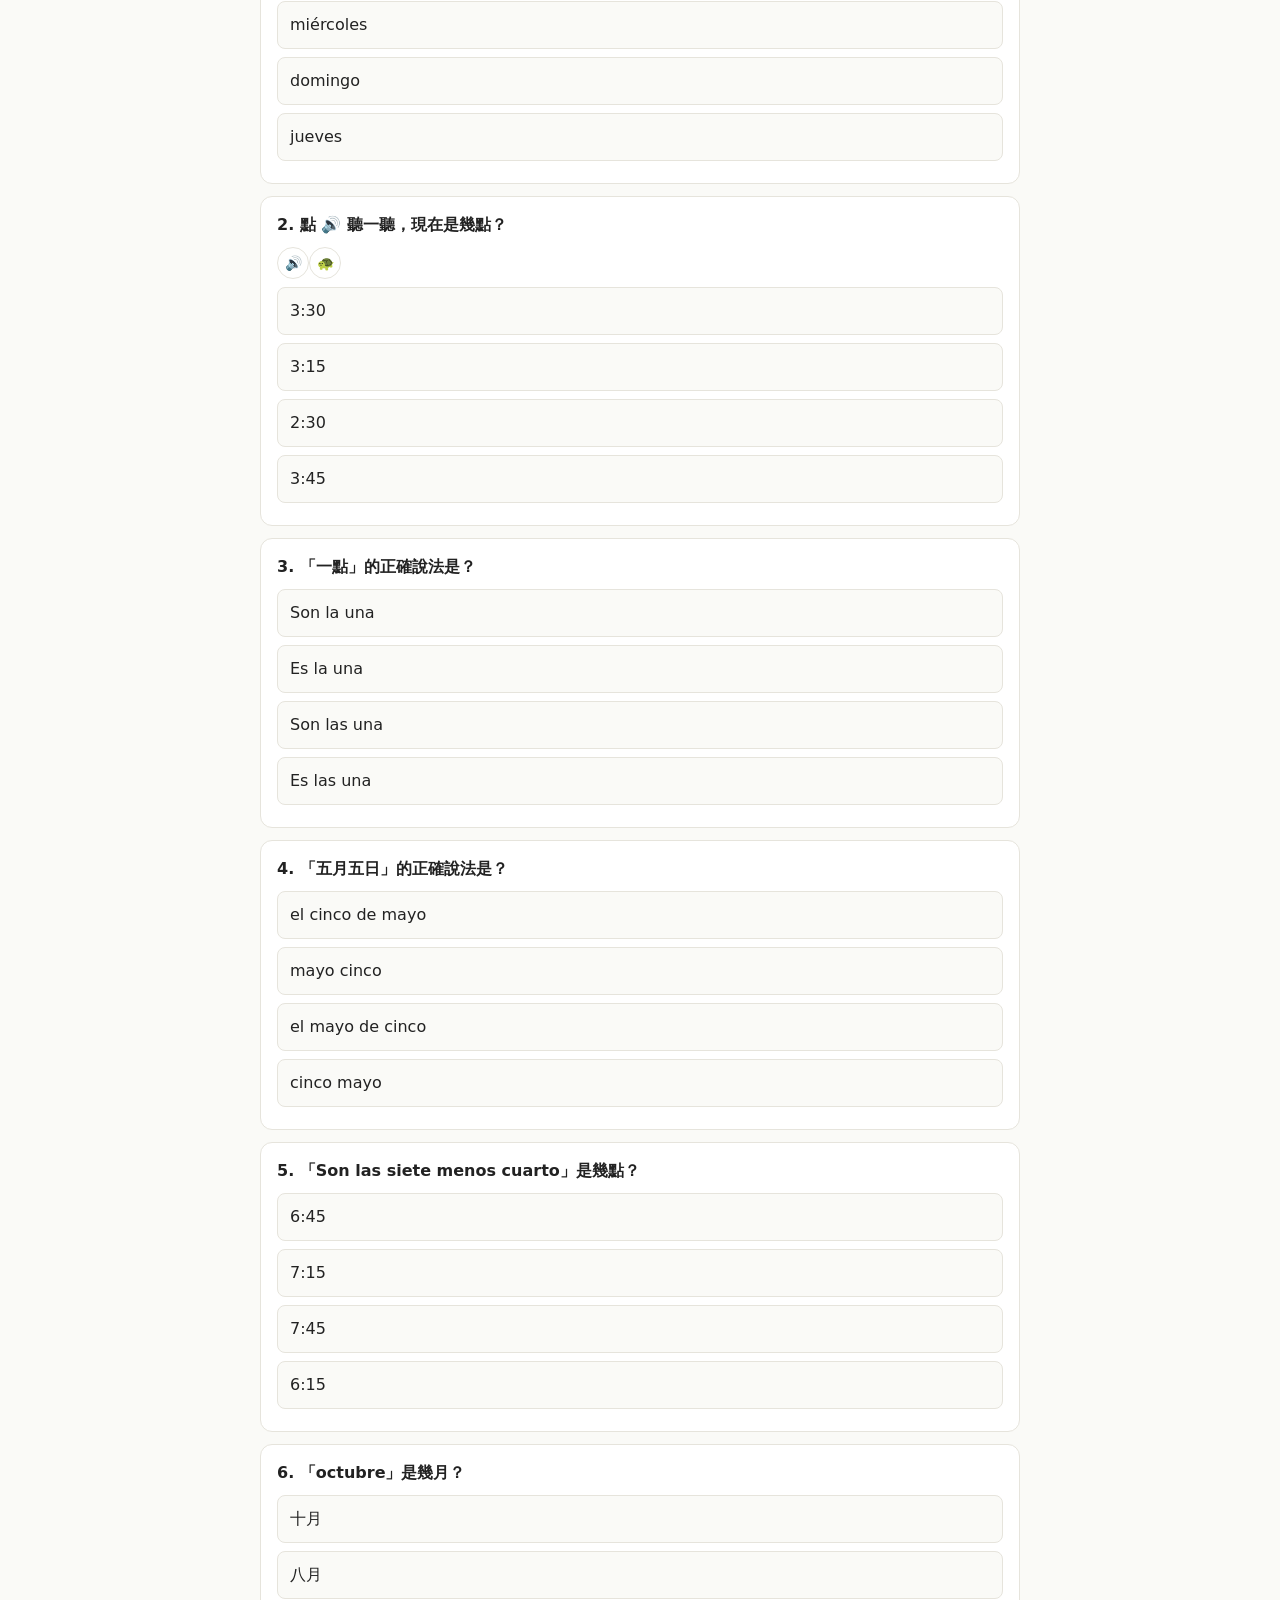
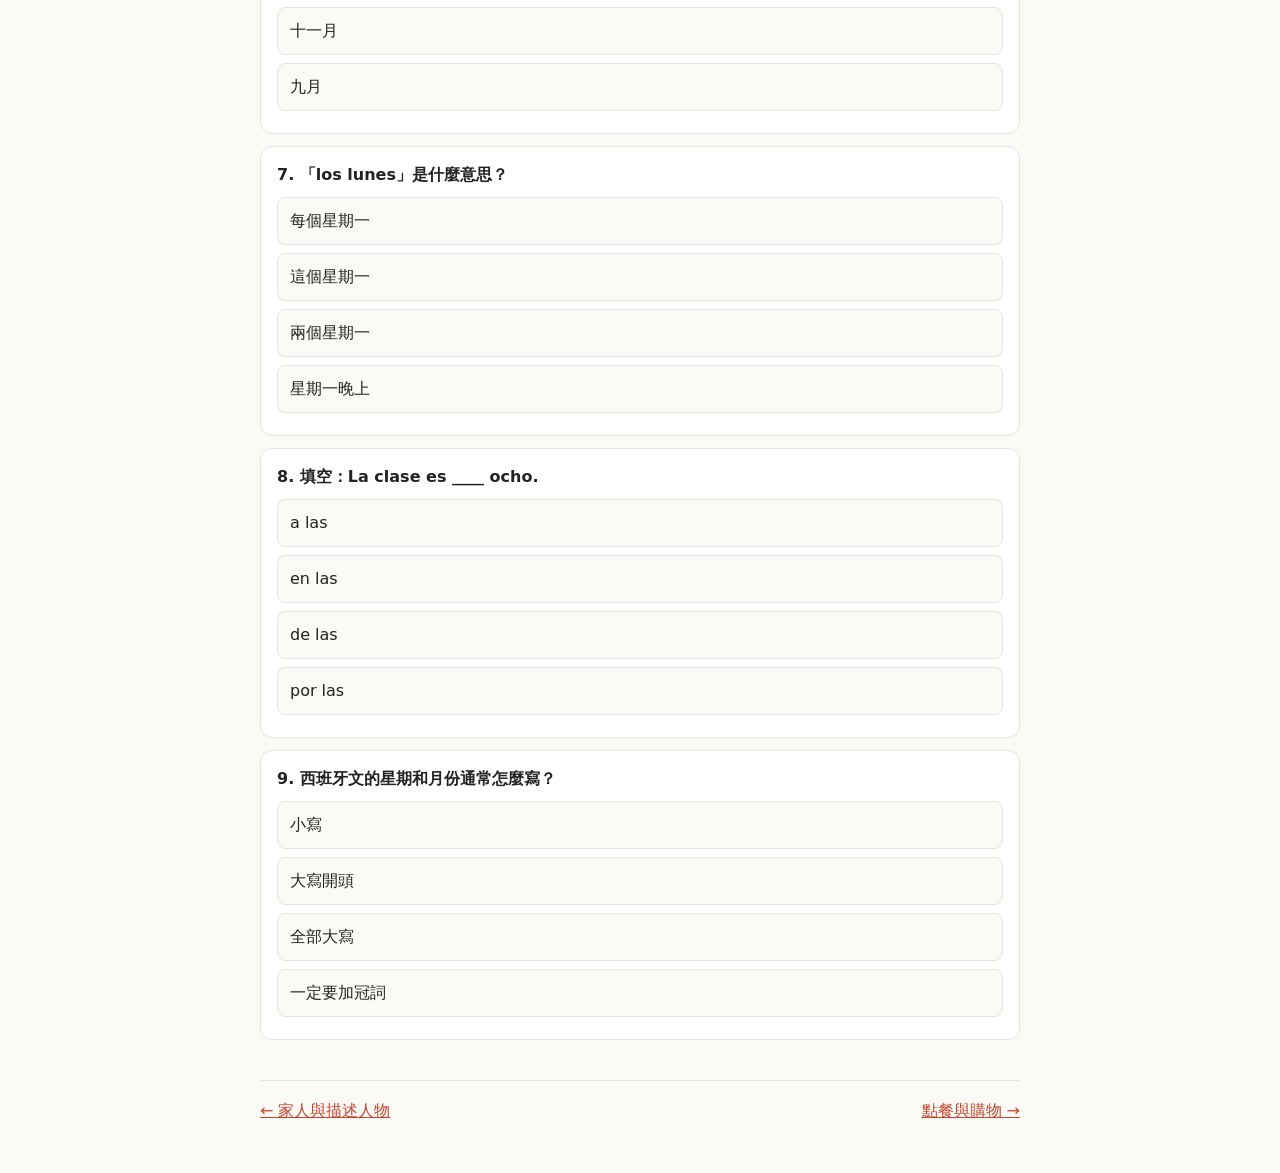
<file: lessons/a1-08-time-dates.html>
<!DOCTYPE html>
<html lang="zh-Hant">
<head>
<meta charset="utf-8">
<meta name="viewport" content="width=device-width, initial-scale=1">
<title>A1-08 時間、星期、月份 | Español</title>
<link rel="stylesheet" href="../assets/css/style.css">
</head>
<body data-root="../" data-lesson="a1-08-time-dates">
<header class="topbar"><div class="in"><a href="../index.html">← 課程目錄</a><span>A1 · 第 8 課</span></div></header>
<main>
<h1>時間、星期、月份 <small>Time, Days & Months</small></h1>

<section class="objectives"><h2>學習目標</h2>
<ul>
<li>學完後你可以說出星期一到星期日與十二個月份。</li>
<li>學完後你可以說出並問別人今天的日期，例如 el veinte de marzo。</li>
<li>學完後你可以問時間並說出整點、半點、一刻與差幾分。</li>
<li>學完後你可以說出事情發生在幾點，例如 a las ocho。</li>
<li>學完後你可以分辨 el lunes 與 los lunes 的意思。</li>
</ul>
<div class="culture">在西班牙，午餐常在下午兩、三點，晚餐常在晚上九點以後，比台灣晚很多。</div>
</section>

<section class="vocab"><h2>單字表</h2>
<div class="table-wrap"><table>
<tr><th>西班牙文</th><th>發音</th><th>詞性</th><th>中文</th><th>English</th></tr>
<tr><td><span class="es">lunes</span></td><td><button class="speak" data-text="lunes">🔊</button></td><td>n.m.</td><td>星期一</td><td><span class="en">Monday</span></td></tr>
<tr><td><span class="es">martes</span></td><td><button class="speak" data-text="martes">🔊</button></td><td>n.m.</td><td>星期二</td><td><span class="en">Tuesday</span></td></tr>
<tr><td><span class="es">miércoles</span></td><td><button class="speak" data-text="miércoles">🔊</button></td><td>n.m.</td><td>星期三</td><td><span class="en">Wednesday</span></td></tr>
<tr><td><span class="es">jueves</span></td><td><button class="speak" data-text="jueves">🔊</button></td><td>n.m.</td><td>星期四</td><td><span class="en">Thursday</span></td></tr>
<tr><td><span class="es">viernes</span></td><td><button class="speak" data-text="viernes">🔊</button></td><td>n.m.</td><td>星期五</td><td><span class="en">Friday</span></td></tr>
<tr><td><span class="es">sábado</span></td><td><button class="speak" data-text="sábado">🔊</button></td><td>n.m.</td><td>星期六</td><td><span class="en">Saturday</span></td></tr>
<tr><td><span class="es">domingo</span></td><td><button class="speak" data-text="domingo">🔊</button></td><td>n.m.</td><td>星期日</td><td><span class="en">Sunday</span></td></tr>
<tr><td><span class="es">la hora</span></td><td><button class="speak" data-text="la hora">🔊</button></td><td>n.f.</td><td>小時；時間</td><td><span class="en">hour; time</span></td></tr>
<tr><td><span class="es">el minuto</span></td><td><button class="speak" data-text="el minuto">🔊</button></td><td>n.m.</td><td>分鐘</td><td><span class="en">minute</span></td></tr>
<tr><td><span class="es">la semana</span></td><td><button class="speak" data-text="la semana">🔊</button></td><td>n.f.</td><td>星期；週</td><td><span class="en">week</span></td></tr>
<tr><td><span class="es">el mes</span></td><td><button class="speak" data-text="el mes">🔊</button></td><td>n.m.</td><td>月</td><td><span class="en">month</span></td></tr>
<tr><td><span class="es">el año</span></td><td><button class="speak" data-text="el año">🔊</button></td><td>n.m.</td><td>年</td><td><span class="en">year</span></td></tr>
<tr><td><span class="es">hoy</span></td><td><button class="speak" data-text="hoy">🔊</button></td><td>adv.</td><td>今天</td><td><span class="en">today</span></td></tr>
<tr><td><span class="es">mañana</span></td><td><button class="speak" data-text="mañana">🔊</button></td><td>adv.</td><td>明天</td><td><span class="en">tomorrow</span></td></tr>
<tr><td><span class="es">ayer</span></td><td><button class="speak" data-text="ayer">🔊</button></td><td>adv.</td><td>昨天</td><td><span class="en">yesterday</span></td></tr>
<tr><td><span class="es">la clase</span></td><td><button class="speak" data-text="la clase">🔊</button></td><td>n.f.</td><td>課；教室</td><td><span class="en">class</span></td></tr>
<tr><td><span class="es">el cumpleaños</span></td><td><button class="speak" data-text="el cumpleaños">🔊</button></td><td>n.m.</td><td>生日</td><td><span class="en">birthday</span></td></tr>
</table></div>
<p class="en">n.m. = 陽性名詞；n.f. = 陰性名詞；adv. = 副詞。</p>
</section>

<section class="examples"><h2>例句</h2>

<div class="ex"><div class="es">¿Qué hora es?</div><span class="btns"><button class="speak" data-text="¿Qué hora es?">🔊</button></span><div class="zh">現在幾點？</div><div class="en">What time is it?</div></div>
<div class="ex"><div class="es">Es la una.</div><span class="btns"><button class="speak" data-text="Es la una.">🔊</button></span><div class="zh">一點。</div><div class="en">It is one o’clock.</div></div>
<div class="ex"><div class="es">Son las tres y media.</div><span class="btns"><button class="speak" data-text="Son las tres y media.">🔊</button></span><div class="zh">三點半。</div><div class="en">It is half past three.</div></div>
<div class="ex"><div class="es">Son las cinco y cuarto.</div><span class="btns"><button class="speak" data-text="Son las cinco y cuarto.">🔊</button></span><div class="zh">五點十五分。</div><div class="en">It is a quarter past five.</div></div>
<div class="ex"><div class="es">Son las siete menos cuarto.</div><span class="btns"><button class="speak" data-text="Son las siete menos cuarto.">🔊</button></span><div class="zh">差一刻七點（六點四十五分）。</div><div class="en">It is a quarter to seven.</div></div>
<div class="ex"><div class="es">¿A qué hora es la clase?</div><span class="btns"><button class="speak" data-text="¿A qué hora es la clase?">🔊</button></span><div class="zh">課是幾點？</div><div class="en">What time is the class?</div></div>
<div class="ex"><div class="es">La clase es a las ocho.</div><span class="btns"><button class="speak" data-text="La clase es a las ocho.">🔊</button></span><div class="zh">課在八點。</div><div class="en">The class is at eight.</div></div>
<div class="ex"><div class="es">Hoy es lunes.</div><span class="btns"><button class="speak" data-text="Hoy es lunes.">🔊</button></span><div class="zh">今天是星期一。</div><div class="en">Today is Monday.</div></div>
<div class="ex"><div class="es">Mañana es martes.</div><span class="btns"><button class="speak" data-text="Mañana es martes.">🔊</button></span><div class="zh">明天是星期二。</div><div class="en">Tomorrow is Tuesday.</div></div>
<div class="ex"><div class="es">Mi cumpleaños es el cinco de mayo.</div><span class="btns"><button class="speak" data-text="Mi cumpleaños es el cinco de mayo.">🔊</button></span><div class="zh">我的生日是五月五日。</div><div class="en">My birthday is on May 5th.</div></div>
</section>

<section class="grammar"><h2>文法重點</h2>
<h3>1. 星期</h3><p>星期的名稱都是陽性，而且<strong>不大寫</strong>（除非在句首）。西班牙文的一週通常從星期一開始。</p><div class="table-wrap"><table>
<tr><th>西班牙文</th><th>中文</th><th>English</th></tr>
<tr><td><span class="es">lunes</span> <button class="speak" data-text="lunes">🔊</button></td><td>星期一</td><td><span class="en">Monday</span></td></tr>
<tr><td><span class="es">martes</span> <button class="speak" data-text="martes">🔊</button></td><td>星期二</td><td><span class="en">Tuesday</span></td></tr>
<tr><td><span class="es">miércoles</span> <button class="speak" data-text="miércoles">🔊</button></td><td>星期三</td><td><span class="en">Wednesday</span></td></tr>
<tr><td><span class="es">jueves</span> <button class="speak" data-text="jueves">🔊</button></td><td>星期四</td><td><span class="en">Thursday</span></td></tr>
<tr><td><span class="es">viernes</span> <button class="speak" data-text="viernes">🔊</button></td><td>星期五</td><td><span class="en">Friday</span></td></tr>
<tr><td><span class="es">sábado</span> <button class="speak" data-text="sábado">🔊</button></td><td>星期六</td><td><span class="en">Saturday</span></td></tr>
<tr><td><span class="es">domingo</span> <button class="speak" data-text="domingo">🔊</button></td><td>星期日</td><td><span class="en">Sunday</span></td></tr>
</table></div><div class="table-wrap"><table>
<tr><th>用法</th><th>例句</th><th>中文</th><th>English</th></tr>
<tr><td>說今天是星期幾（不加冠詞）</td><td><span class="es">Hoy es lunes.</span> <button class="speak" data-text="Hoy es lunes.">🔊</button></td><td>今天是星期一。</td><td><span class="en">Today is Monday.</span></td></tr>
<tr><td>在星期幾（加 el）</td><td><span class="es">El lunes trabajo.</span> <button class="speak" data-text="El lunes trabajo.">🔊</button></td><td>星期一我工作。（在某一個星期一）</td><td><span class="en">On Monday I work.</span></td></tr>
<tr><td>每個星期幾（加 los）</td><td><span class="es">Los lunes trabajo.</span> <button class="speak" data-text="Los lunes trabajo.">🔊</button></td><td>每個星期一我都工作。</td><td><span class="en">On Mondays I work.</span></td></tr>
</table></div><div class="tip">lunes 到 viernes 的複數與單數同形，只改冠詞：el lunes → los lunes；sábado 與 domingo 加 -s：los sábados、los domingos。</div><h3>2. 月份</h3><p>月份同樣不大寫。</p><div class="table-wrap"><table>
<tr><th>西班牙文</th><th>中文</th><th>English</th></tr>
<tr><td><span class="es">enero</span> <button class="speak" data-text="enero">🔊</button></td><td>一月</td><td><span class="en">January</span></td></tr>
<tr><td><span class="es">febrero</span> <button class="speak" data-text="febrero">🔊</button></td><td>二月</td><td><span class="en">February</span></td></tr>
<tr><td><span class="es">marzo</span> <button class="speak" data-text="marzo">🔊</button></td><td>三月</td><td><span class="en">March</span></td></tr>
<tr><td><span class="es">abril</span> <button class="speak" data-text="abril">🔊</button></td><td>四月</td><td><span class="en">April</span></td></tr>
<tr><td><span class="es">mayo</span> <button class="speak" data-text="mayo">🔊</button></td><td>五月</td><td><span class="en">May</span></td></tr>
<tr><td><span class="es">junio</span> <button class="speak" data-text="junio">🔊</button></td><td>六月</td><td><span class="en">June</span></td></tr>
<tr><td><span class="es">julio</span> <button class="speak" data-text="julio">🔊</button></td><td>七月</td><td><span class="en">July</span></td></tr>
<tr><td><span class="es">agosto</span> <button class="speak" data-text="agosto">🔊</button></td><td>八月</td><td><span class="en">August</span></td></tr>
<tr><td><span class="es">septiembre</span> <button class="speak" data-text="septiembre">🔊</button></td><td>九月</td><td><span class="en">September</span></td></tr>
<tr><td><span class="es">octubre</span> <button class="speak" data-text="octubre">🔊</button></td><td>十月</td><td><span class="en">October</span></td></tr>
<tr><td><span class="es">noviembre</span> <button class="speak" data-text="noviembre">🔊</button></td><td>十一月</td><td><span class="en">November</span></td></tr>
<tr><td><span class="es">diciembre</span> <button class="speak" data-text="diciembre">🔊</button></td><td>十二月</td><td><span class="en">December</span></td></tr>
</table></div><h3>3. 日期</h3><p>日期的順序是「日 + de + 月」，和華語（月在前、日在後）相反：el cinco de mayo（5 月 5 日）。每個月的一號可以說 el primero de…，也可以說 el uno de…。</p><div class="table-wrap"><table>
<tr><th>句子</th><th>中文</th><th>English</th></tr>
<tr><td><span class="es">¿Qué fecha es hoy?</span> <button class="speak" data-text="¿Qué fecha es hoy?">🔊</button></td><td>今天幾月幾號？</td><td><span class="en">What is the date today?</span></td></tr>
<tr><td><span class="es">Hoy es el veinte de marzo.</span> <button class="speak" data-text="Hoy es el veinte de marzo.">🔊</button></td><td>今天是三月二十日。</td><td><span class="en">Today is March 20th.</span></td></tr>
<tr><td><span class="es">Mi cumpleaños es el cinco de mayo.</span> <button class="speak" data-text="Mi cumpleaños es el cinco de mayo.">🔊</button></td><td>我的生日是五月五日。</td><td><span class="en">My birthday is May 5th.</span></td></tr>
<tr><td><span class="es">El primero de enero.</span> <button class="speak" data-text="El primero de enero.">🔊</button></td><td>一月一日。</td><td><span class="en">January 1st.</span></td></tr>
<tr><td><span class="es">Mañana es el treinta y uno de diciembre.</span> <button class="speak" data-text="Mañana es el treinta y uno de diciembre.">🔊</button></td><td>明天是十二月三十一日。</td><td><span class="en">Tomorrow is December 31st.</span></td></tr>
</table></div><h3>4. 幾點了？</h3><p>問時間：¿Qué hora es? 回答時用 ser（第 5 課）：一點用單數 <span class="es">Es la una</span>，其他時間用複數 <span class="es">Son las…</span>，因為「時」是陰性（la hora），所以用 la／las。</p><div class="table-wrap"><table>
<tr><th>句子</th><th>中文</th><th>English</th></tr>
<tr><td><span class="es">Es la una.</span> <button class="speak" data-text="Es la una.">🔊</button></td><td>一點。</td><td><span class="en">It is one o’clock.</span></td></tr>
<tr><td><span class="es">Son las dos.</span> <button class="speak" data-text="Son las dos.">🔊</button></td><td>兩點。</td><td><span class="en">It is two o’clock.</span></td></tr>
<tr><td><span class="es">Son las tres y media.</span> <button class="speak" data-text="Son las tres y media.">🔊</button></td><td>三點半。（y media = 加半）</td><td><span class="en">It is half past three.</span></td></tr>
<tr><td><span class="es">Son las cuatro y cuarto.</span> <button class="speak" data-text="Son las cuatro y cuarto.">🔊</button></td><td>四點十五分。（y cuarto = 加一刻）</td><td><span class="en">It is a quarter past four.</span></td></tr>
<tr><td><span class="es">Son las siete menos cuarto.</span> <button class="speak" data-text="Son las siete menos cuarto.">🔊</button></td><td>差一刻七點，即六點四十五分。（menos = 減）</td><td><span class="en">It is a quarter to seven.</span></td></tr>
<tr><td><span class="es">Son las siete y diez.</span> <button class="speak" data-text="Son las siete y diez.">🔊</button></td><td>七點十分。</td><td><span class="en">It is ten past seven.</span></td></tr>
<tr><td><span class="es">Son las nueve menos diez.</span> <button class="speak" data-text="Son las nueve menos diez.">🔊</button></td><td>差十分九點，即八點五十分。</td><td><span class="en">It is ten to nine.</span></td></tr>
<tr><td><span class="es">Son las doce.</span> <button class="speak" data-text="Son las doce.">🔊</button></td><td>十二點。</td><td><span class="en">It is twelve o’clock.</span></td></tr>
<tr><td><span class="es">Es mediodía.</span> <button class="speak" data-text="Es mediodía.">🔊</button></td><td>正午。</td><td><span class="en">It is noon.</span></td></tr>
<tr><td><span class="es">Es medianoche.</span> <button class="speak" data-text="Es medianoche.">🔊</button></td><td>午夜。</td><td><span class="en">It is midnight.</span></td></tr>
</table></div><div class="tip">分鐘在半點之前用「y + 分鐘」，過了半點通常改用「下一個整點 + menos + 分鐘」。</div><h3>5. 上午、下午、晚上與「在幾點」</h3><div class="table-wrap"><table>
<tr><th>句子</th><th>中文</th><th>English</th></tr>
<tr><td><span class="es">Son las ocho de la mañana.</span> <button class="speak" data-text="Son las ocho de la mañana.">🔊</button></td><td>早上八點。</td><td><span class="en">It is 8 a.m.</span></td></tr>
<tr><td><span class="es">Son las tres de la tarde.</span> <button class="speak" data-text="Son las tres de la tarde.">🔊</button></td><td>下午三點。</td><td><span class="en">It is 3 p.m.</span></td></tr>
<tr><td><span class="es">Son las diez de la noche.</span> <button class="speak" data-text="Son las diez de la noche.">🔊</button></td><td>晚上十點。</td><td><span class="en">It is 10 p.m.</span></td></tr>
<tr><td><span class="es">¿A qué hora es la clase?</span> <button class="speak" data-text="¿A qué hora es la clase?">🔊</button></td><td>課是幾點？</td><td><span class="en">What time is the class?</span></td></tr>
<tr><td><span class="es">La clase es a la una.</span> <button class="speak" data-text="La clase es a la una.">🔊</button></td><td>課在一點。</td><td><span class="en">The class is at one.</span></td></tr>
<tr><td><span class="es">La clase es a las ocho.</span> <button class="speak" data-text="La clase es a las ocho.">🔊</button></td><td>課在八點。</td><td><span class="en">The class is at eight.</span></td></tr>
</table></div><div class="tip">說「在幾點」要用 a：一點用 a la una，其他用 a las…。另外，mañana 有兩個意思：作副詞是「明天」（Mañana es martes），作陰性名詞是「早上」（la mañana）。</div>
</section>

<section class="practice"><h2>小練習</h2>
<div id="quiz"></div>
<script type="application/json" id="quiz-data">
[
 {
  "q": "如果今天是星期一，明天是星期幾？",
  "options": [
   "martes",
   "miércoles",
   "domingo",
   "jueves"
  ],
  "answer": 0,
  "explain": "lunes（星期一）的隔天是 martes（星期二）。"
 },
 {
  "q": "點 🔊 聽一聽，現在是幾點？",
  "speak": "Son las tres y media",
  "options": [
   "3:30",
   "3:15",
   "2:30",
   "3:45"
  ],
  "answer": 0,
  "explain": "y media 是「加半」，所以是 3:30。"
 },
 {
  "q": "「一點」的正確說法是？",
  "options": [
   "Son la una",
   "Es la una",
   "Son las una",
   "Es las una"
  ],
  "answer": 1,
  "explain": "一點用單數：Es la una。"
 },
 {
  "q": "「五月五日」的正確說法是？",
  "options": [
   "el cinco de mayo",
   "mayo cinco",
   "el mayo de cinco",
   "cinco mayo"
  ],
  "answer": 0,
  "explain": "日期順序是「日 + de + 月」。"
 },
 {
  "q": "「Son las siete menos cuarto」是幾點？",
  "options": [
   "6:45",
   "7:15",
   "7:45",
   "6:15"
  ],
  "answer": 0,
  "explain": "七點差一刻，也就是 6:45。"
 },
 {
  "q": "「octubre」是幾月？",
  "options": [
   "十月",
   "八月",
   "十一月",
   "九月"
  ],
  "answer": 0,
  "explain": "octubre 是十月。"
 },
 {
  "q": "「los lunes」是什麼意思？",
  "options": [
   "每個星期一",
   "這個星期一",
   "兩個星期一",
   "星期一晚上"
  ],
  "answer": 0,
  "explain": "los + 星期名稱表示「每個星期幾」。"
 },
 {
  "q": "填空：La clase es ____ ocho.",
  "options": [
   "a las",
   "en las",
   "de las",
   "por las"
  ],
  "answer": 0,
  "explain": "表示「在幾點」用 a las。"
 },
 {
  "q": "西班牙文的星期和月份通常怎麼寫？",
  "options": [
   "小寫",
   "大寫開頭",
   "全部大寫",
   "一定要加冠詞"
  ],
  "answer": 0,
  "explain": "星期與月份不大寫（除非在句首）。"
 }
]
</script></section>

<nav class="lesson-nav" id="lesson-nav"></nav>
</main>
<script src="../assets/js/tts.js"></script>
<script src="../assets/js/quiz.js"></script>
<script src="../assets/js/main.js"></script>
</body>
</html>
</file>
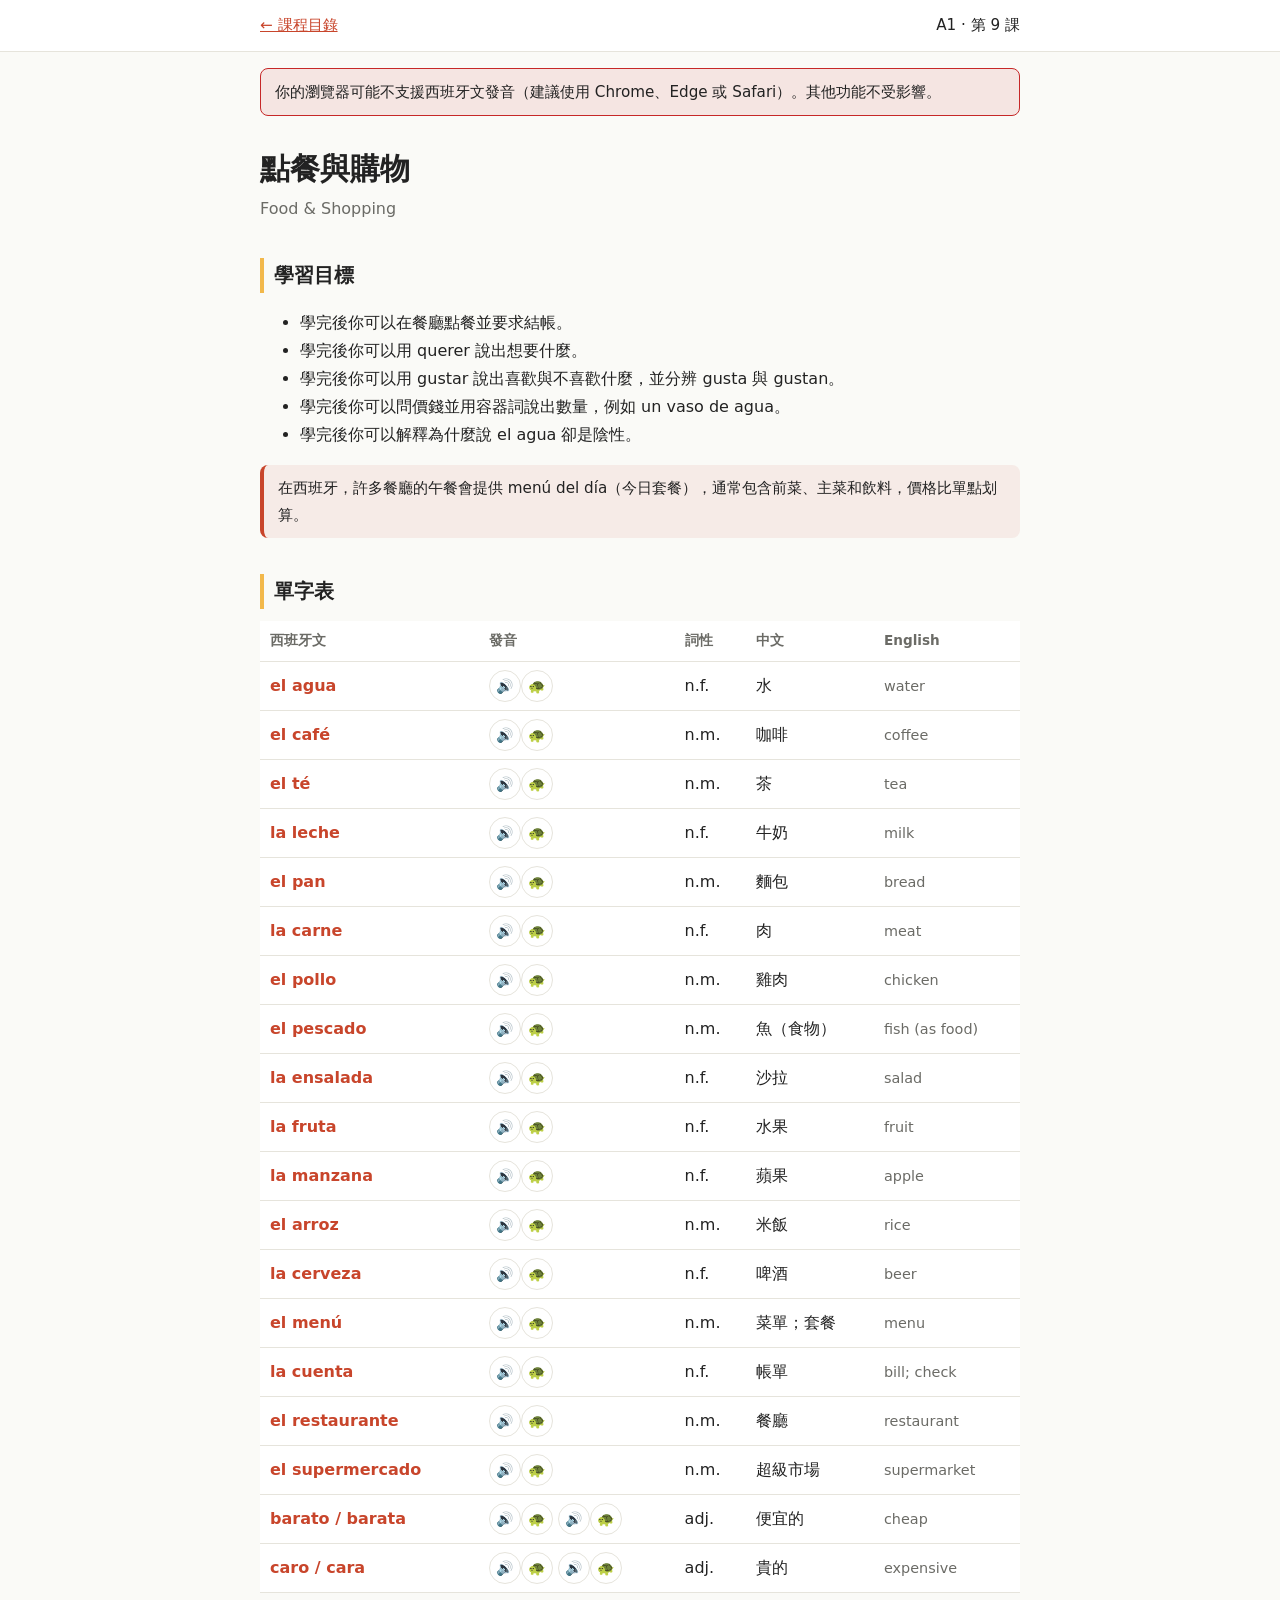
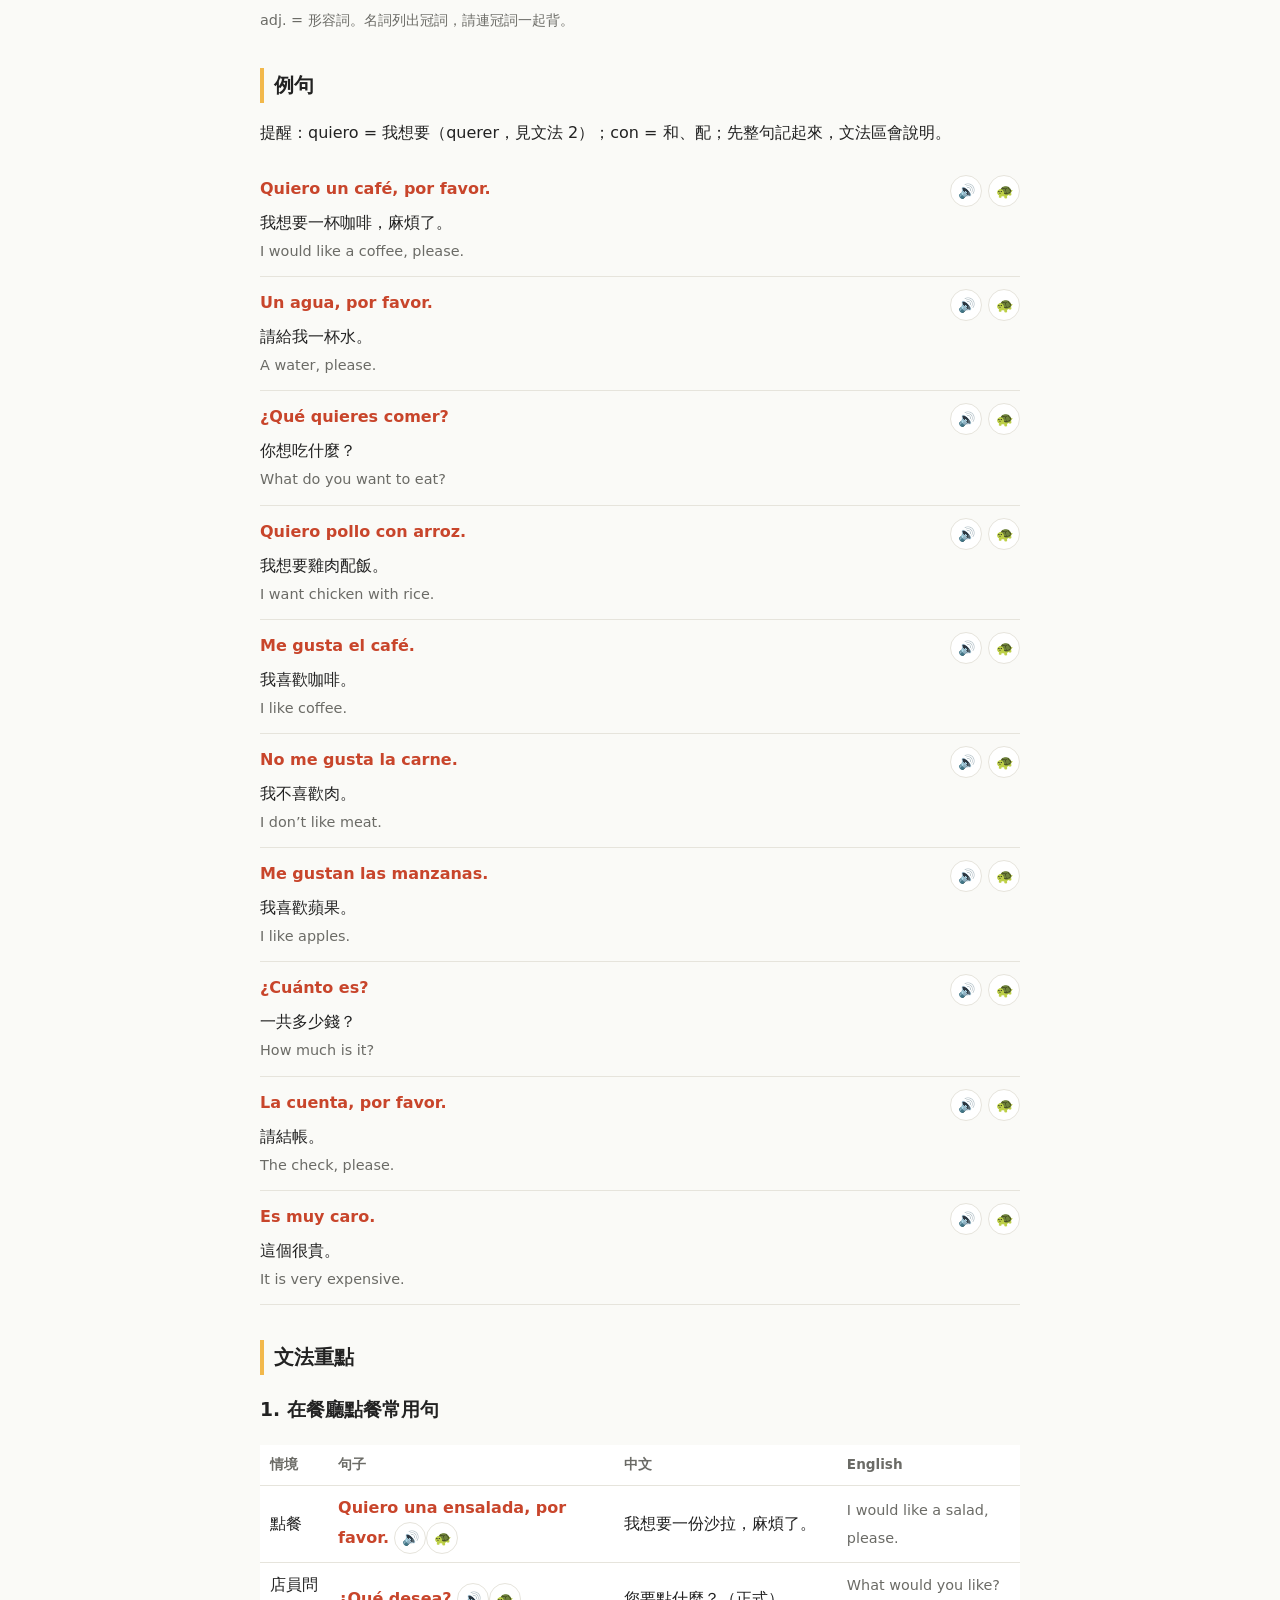
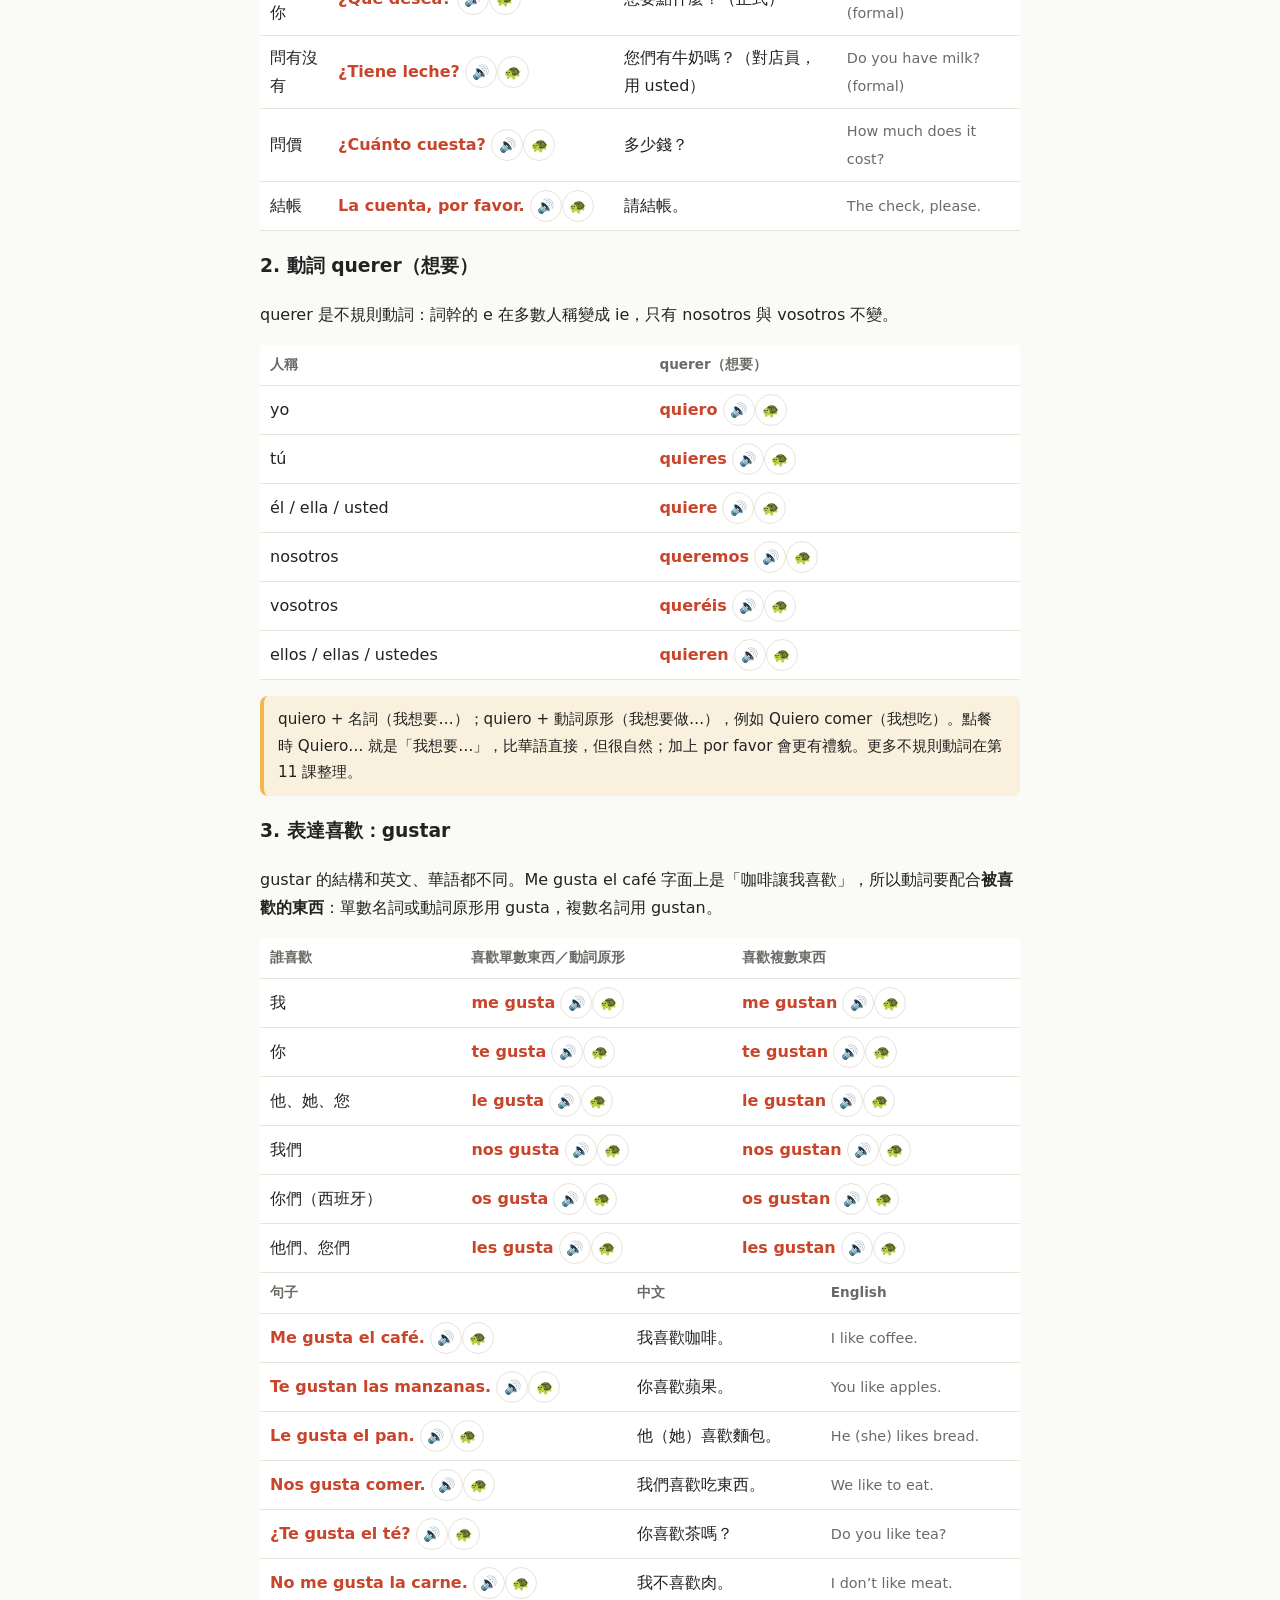
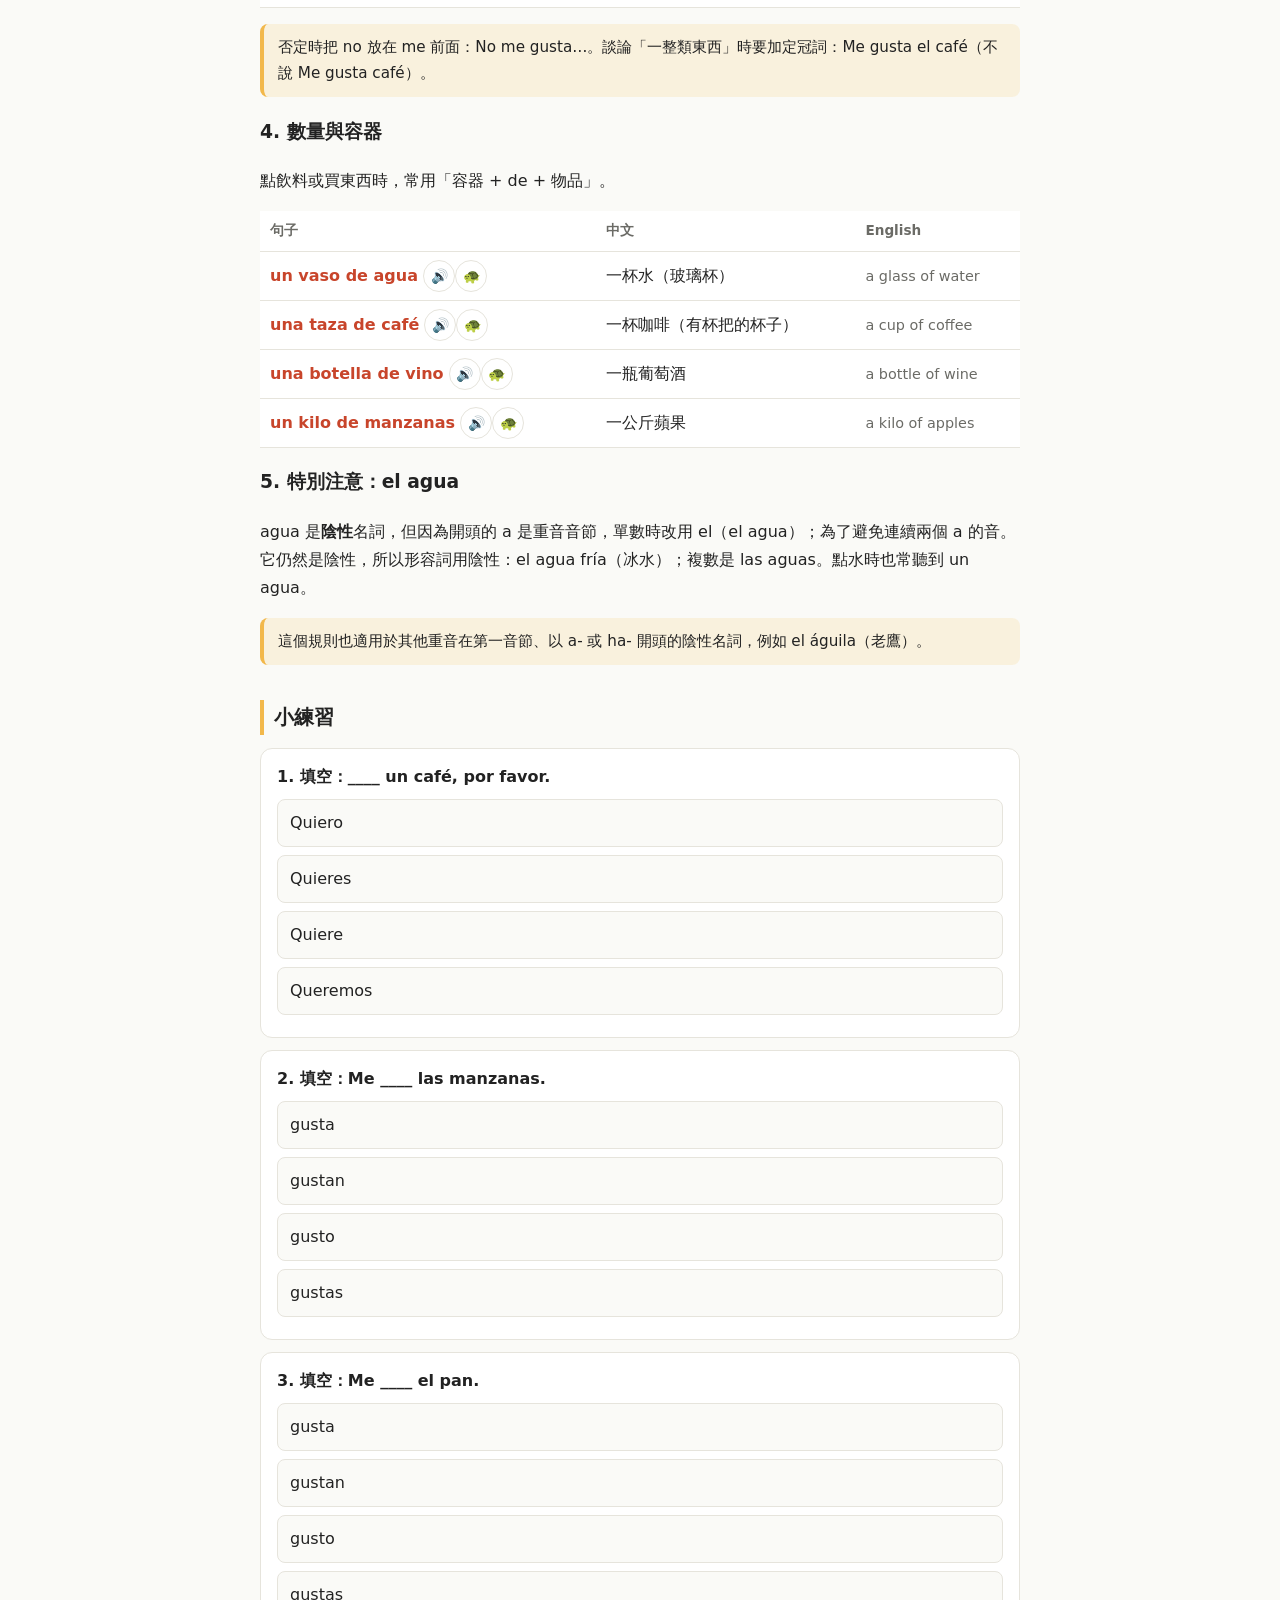
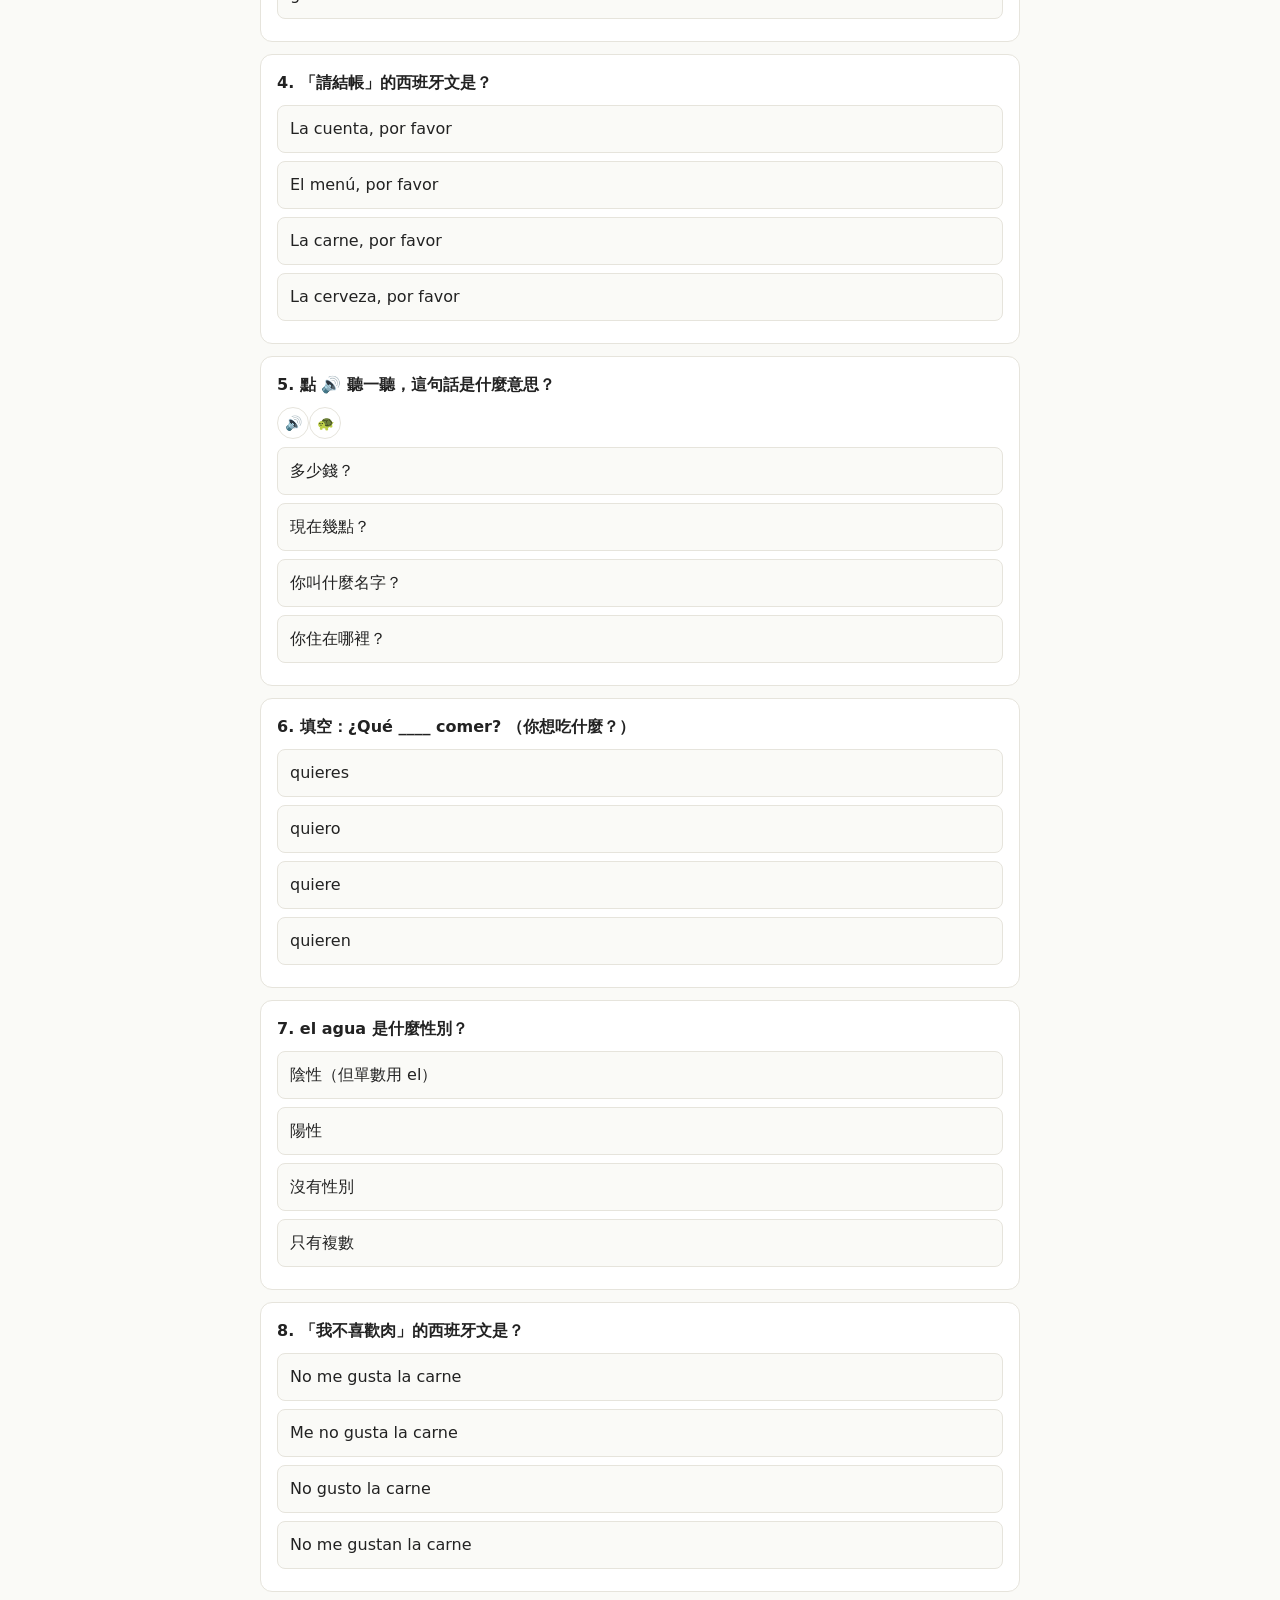
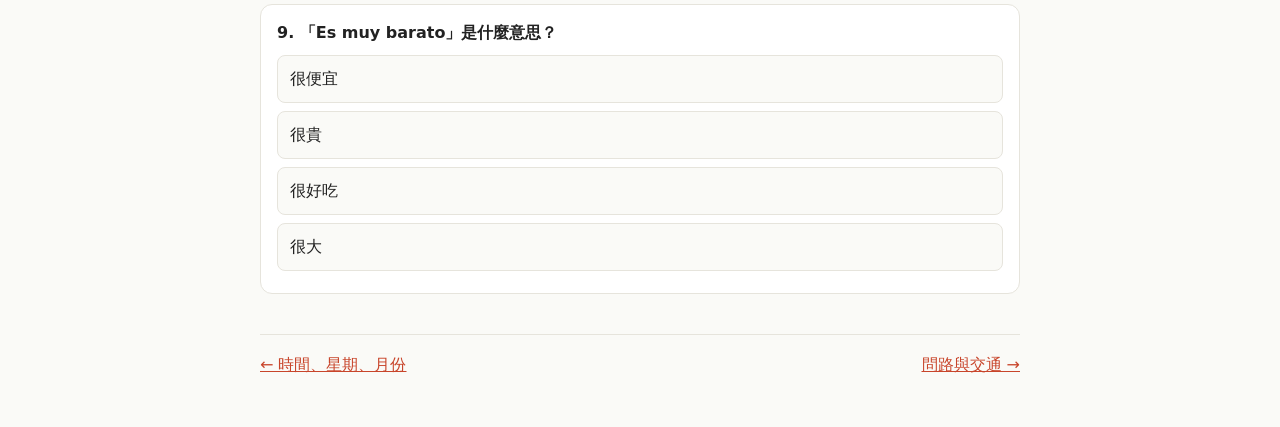
<file: lessons/a1-09-food-shopping.html>
<!DOCTYPE html>
<html lang="zh-Hant">
<head>
<meta charset="utf-8">
<meta name="viewport" content="width=device-width, initial-scale=1">
<title>A1-09 點餐與購物 | Español</title>
<link rel="stylesheet" href="../assets/css/style.css">
</head>
<body data-root="../" data-lesson="a1-09-food-shopping">
<header class="topbar"><div class="in"><a href="../index.html">← 課程目錄</a><span>A1 · 第 9 課</span></div></header>
<main>
<h1>點餐與購物 <small>Food & Shopping</small></h1>

<section class="objectives"><h2>學習目標</h2>
<ul>
<li>學完後你可以在餐廳點餐並要求結帳。</li>
<li>學完後你可以用 querer 說出想要什麼。</li>
<li>學完後你可以用 gustar 說出喜歡與不喜歡什麼，並分辨 gusta 與 gustan。</li>
<li>學完後你可以問價錢並用容器詞說出數量，例如 un vaso de agua。</li>
<li>學完後你可以解釋為什麼說 el agua 卻是陰性。</li>
</ul>
<div class="culture">在西班牙，許多餐廳的午餐會提供 menú del día（今日套餐），通常包含前菜、主菜和飲料，價格比單點划算。</div>
</section>

<section class="vocab"><h2>單字表</h2>
<div class="table-wrap"><table>
<tr><th>西班牙文</th><th>發音</th><th>詞性</th><th>中文</th><th>English</th></tr>
<tr><td><span class="es">el agua</span></td><td><button class="speak" data-text="el agua">🔊</button></td><td>n.f.</td><td>水</td><td><span class="en">water</span></td></tr>
<tr><td><span class="es">el café</span></td><td><button class="speak" data-text="el café">🔊</button></td><td>n.m.</td><td>咖啡</td><td><span class="en">coffee</span></td></tr>
<tr><td><span class="es">el té</span></td><td><button class="speak" data-text="el té">🔊</button></td><td>n.m.</td><td>茶</td><td><span class="en">tea</span></td></tr>
<tr><td><span class="es">la leche</span></td><td><button class="speak" data-text="la leche">🔊</button></td><td>n.f.</td><td>牛奶</td><td><span class="en">milk</span></td></tr>
<tr><td><span class="es">el pan</span></td><td><button class="speak" data-text="el pan">🔊</button></td><td>n.m.</td><td>麵包</td><td><span class="en">bread</span></td></tr>
<tr><td><span class="es">la carne</span></td><td><button class="speak" data-text="la carne">🔊</button></td><td>n.f.</td><td>肉</td><td><span class="en">meat</span></td></tr>
<tr><td><span class="es">el pollo</span></td><td><button class="speak" data-text="el pollo">🔊</button></td><td>n.m.</td><td>雞肉</td><td><span class="en">chicken</span></td></tr>
<tr><td><span class="es">el pescado</span></td><td><button class="speak" data-text="el pescado">🔊</button></td><td>n.m.</td><td>魚（食物）</td><td><span class="en">fish (as food)</span></td></tr>
<tr><td><span class="es">la ensalada</span></td><td><button class="speak" data-text="la ensalada">🔊</button></td><td>n.f.</td><td>沙拉</td><td><span class="en">salad</span></td></tr>
<tr><td><span class="es">la fruta</span></td><td><button class="speak" data-text="la fruta">🔊</button></td><td>n.f.</td><td>水果</td><td><span class="en">fruit</span></td></tr>
<tr><td><span class="es">la manzana</span></td><td><button class="speak" data-text="la manzana">🔊</button></td><td>n.f.</td><td>蘋果</td><td><span class="en">apple</span></td></tr>
<tr><td><span class="es">el arroz</span></td><td><button class="speak" data-text="el arroz">🔊</button></td><td>n.m.</td><td>米飯</td><td><span class="en">rice</span></td></tr>
<tr><td><span class="es">la cerveza</span></td><td><button class="speak" data-text="la cerveza">🔊</button></td><td>n.f.</td><td>啤酒</td><td><span class="en">beer</span></td></tr>
<tr><td><span class="es">el menú</span></td><td><button class="speak" data-text="el menú">🔊</button></td><td>n.m.</td><td>菜單；套餐</td><td><span class="en">menu</span></td></tr>
<tr><td><span class="es">la cuenta</span></td><td><button class="speak" data-text="la cuenta">🔊</button></td><td>n.f.</td><td>帳單</td><td><span class="en">bill; check</span></td></tr>
<tr><td><span class="es">el restaurante</span></td><td><button class="speak" data-text="el restaurante">🔊</button></td><td>n.m.</td><td>餐廳</td><td><span class="en">restaurant</span></td></tr>
<tr><td><span class="es">el supermercado</span></td><td><button class="speak" data-text="el supermercado">🔊</button></td><td>n.m.</td><td>超級市場</td><td><span class="en">supermarket</span></td></tr>
<tr><td><span class="es">barato / barata</span></td><td><button class="speak" data-text="barato">🔊</button> <button class="speak" data-text="barata">🔊</button></td><td>adj.</td><td>便宜的</td><td><span class="en">cheap</span></td></tr>
<tr><td><span class="es">caro / cara</span></td><td><button class="speak" data-text="caro">🔊</button> <button class="speak" data-text="cara">🔊</button></td><td>adj.</td><td>貴的</td><td><span class="en">expensive</span></td></tr>
</table></div>
<p class="en">adj. = 形容詞。名詞列出冠詞，請連冠詞一起背。</p>
</section>

<section class="examples"><h2>例句</h2>
<p>提醒：quiero = 我想要（querer，見文法 2）；con = 和、配；先整句記起來，文法區會說明。</p>
<div class="ex"><div class="es">Quiero un café, por favor.</div><span class="btns"><button class="speak" data-text="Quiero un café, por favor.">🔊</button></span><div class="zh">我想要一杯咖啡，麻煩了。</div><div class="en">I would like a coffee, please.</div></div>
<div class="ex"><div class="es">Un agua, por favor.</div><span class="btns"><button class="speak" data-text="Un agua, por favor.">🔊</button></span><div class="zh">請給我一杯水。</div><div class="en">A water, please.</div></div>
<div class="ex"><div class="es">¿Qué quieres comer?</div><span class="btns"><button class="speak" data-text="¿Qué quieres comer?">🔊</button></span><div class="zh">你想吃什麼？</div><div class="en">What do you want to eat?</div></div>
<div class="ex"><div class="es">Quiero pollo con arroz.</div><span class="btns"><button class="speak" data-text="Quiero pollo con arroz.">🔊</button></span><div class="zh">我想要雞肉配飯。</div><div class="en">I want chicken with rice.</div></div>
<div class="ex"><div class="es">Me gusta el café.</div><span class="btns"><button class="speak" data-text="Me gusta el café.">🔊</button></span><div class="zh">我喜歡咖啡。</div><div class="en">I like coffee.</div></div>
<div class="ex"><div class="es">No me gusta la carne.</div><span class="btns"><button class="speak" data-text="No me gusta la carne.">🔊</button></span><div class="zh">我不喜歡肉。</div><div class="en">I don’t like meat.</div></div>
<div class="ex"><div class="es">Me gustan las manzanas.</div><span class="btns"><button class="speak" data-text="Me gustan las manzanas.">🔊</button></span><div class="zh">我喜歡蘋果。</div><div class="en">I like apples.</div></div>
<div class="ex"><div class="es">¿Cuánto es?</div><span class="btns"><button class="speak" data-text="¿Cuánto es?">🔊</button></span><div class="zh">一共多少錢？</div><div class="en">How much is it?</div></div>
<div class="ex"><div class="es">La cuenta, por favor.</div><span class="btns"><button class="speak" data-text="La cuenta, por favor.">🔊</button></span><div class="zh">請結帳。</div><div class="en">The check, please.</div></div>
<div class="ex"><div class="es">Es muy caro.</div><span class="btns"><button class="speak" data-text="Es muy caro.">🔊</button></span><div class="zh">這個很貴。</div><div class="en">It is very expensive.</div></div>
</section>

<section class="grammar"><h2>文法重點</h2>
<h3>1. 在餐廳點餐常用句</h3><div class="table-wrap"><table>
<tr><th>情境</th><th>句子</th><th>中文</th><th>English</th></tr>
<tr><td>點餐</td><td><span class="es">Quiero una ensalada, por favor.</span> <button class="speak" data-text="Quiero una ensalada, por favor.">🔊</button></td><td>我想要一份沙拉，麻煩了。</td><td><span class="en">I would like a salad, please.</span></td></tr>
<tr><td>店員問你</td><td><span class="es">¿Qué desea?</span> <button class="speak" data-text="¿Qué desea?">🔊</button></td><td>您要點什麼？（正式）</td><td><span class="en">What would you like? (formal)</span></td></tr>
<tr><td>問有沒有</td><td><span class="es">¿Tiene leche?</span> <button class="speak" data-text="¿Tiene leche?">🔊</button></td><td>您們有牛奶嗎？（對店員，用 usted）</td><td><span class="en">Do you have milk? (formal)</span></td></tr>
<tr><td>問價</td><td><span class="es">¿Cuánto cuesta?</span> <button class="speak" data-text="¿Cuánto cuesta?">🔊</button></td><td>多少錢？</td><td><span class="en">How much does it cost?</span></td></tr>
<tr><td>結帳</td><td><span class="es">La cuenta, por favor.</span> <button class="speak" data-text="La cuenta, por favor.">🔊</button></td><td>請結帳。</td><td><span class="en">The check, please.</span></td></tr>
</table></div><h3>2. 動詞 querer（想要）</h3><p>querer 是不規則動詞：詞幹的 e 在多數人稱變成 ie，只有 nosotros 與 vosotros 不變。</p><div class="table-wrap"><table>
<tr><th>人稱</th><th>querer（想要）</th></tr>
<tr><td>yo</td><td><span class="es">quiero</span> <button class="speak" data-text="quiero">🔊</button></td></tr>
<tr><td>tú</td><td><span class="es">quieres</span> <button class="speak" data-text="quieres">🔊</button></td></tr>
<tr><td>él / ella / usted</td><td><span class="es">quiere</span> <button class="speak" data-text="quiere">🔊</button></td></tr>
<tr><td>nosotros</td><td><span class="es">queremos</span> <button class="speak" data-text="queremos">🔊</button></td></tr>
<tr><td>vosotros</td><td><span class="es">queréis</span> <button class="speak" data-text="queréis">🔊</button></td></tr>
<tr><td>ellos / ellas / ustedes</td><td><span class="es">quieren</span> <button class="speak" data-text="quieren">🔊</button></td></tr>
</table></div><div class="tip">quiero + 名詞（我想要…）；quiero + 動詞原形（我想要做…），例如 Quiero comer（我想吃）。點餐時 Quiero… 就是「我想要…」，比華語直接，但很自然；加上 por favor 會更有禮貌。更多不規則動詞在第 11 課整理。</div><h3>3. 表達喜歡：gustar</h3><p>gustar 的結構和英文、華語都不同。Me gusta el café 字面上是「咖啡讓我喜歡」，所以動詞要配合<strong>被喜歡的東西</strong>：單數名詞或動詞原形用 gusta，複數名詞用 gustan。</p><div class="table-wrap"><table>
<tr><th>誰喜歡</th><th>喜歡單數東西／動詞原形</th><th>喜歡複數東西</th></tr>
<tr><td>我</td><td><span class="es">me gusta</span> <button class="speak" data-text="me gusta">🔊</button></td><td><span class="es">me gustan</span> <button class="speak" data-text="me gustan">🔊</button></td></tr>
<tr><td>你</td><td><span class="es">te gusta</span> <button class="speak" data-text="te gusta">🔊</button></td><td><span class="es">te gustan</span> <button class="speak" data-text="te gustan">🔊</button></td></tr>
<tr><td>他、她、您</td><td><span class="es">le gusta</span> <button class="speak" data-text="le gusta">🔊</button></td><td><span class="es">le gustan</span> <button class="speak" data-text="le gustan">🔊</button></td></tr>
<tr><td>我們</td><td><span class="es">nos gusta</span> <button class="speak" data-text="nos gusta">🔊</button></td><td><span class="es">nos gustan</span> <button class="speak" data-text="nos gustan">🔊</button></td></tr>
<tr><td>你們（西班牙）</td><td><span class="es">os gusta</span> <button class="speak" data-text="os gusta">🔊</button></td><td><span class="es">os gustan</span> <button class="speak" data-text="os gustan">🔊</button></td></tr>
<tr><td>他們、您們</td><td><span class="es">les gusta</span> <button class="speak" data-text="les gusta">🔊</button></td><td><span class="es">les gustan</span> <button class="speak" data-text="les gustan">🔊</button></td></tr>
</table></div><div class="table-wrap"><table>
<tr><th>句子</th><th>中文</th><th>English</th></tr>
<tr><td><span class="es">Me gusta el café.</span> <button class="speak" data-text="Me gusta el café.">🔊</button></td><td>我喜歡咖啡。</td><td><span class="en">I like coffee.</span></td></tr>
<tr><td><span class="es">Te gustan las manzanas.</span> <button class="speak" data-text="Te gustan las manzanas.">🔊</button></td><td>你喜歡蘋果。</td><td><span class="en">You like apples.</span></td></tr>
<tr><td><span class="es">Le gusta el pan.</span> <button class="speak" data-text="Le gusta el pan.">🔊</button></td><td>他（她）喜歡麵包。</td><td><span class="en">He (she) likes bread.</span></td></tr>
<tr><td><span class="es">Nos gusta comer.</span> <button class="speak" data-text="Nos gusta comer.">🔊</button></td><td>我們喜歡吃東西。</td><td><span class="en">We like to eat.</span></td></tr>
<tr><td><span class="es">¿Te gusta el té?</span> <button class="speak" data-text="¿Te gusta el té?">🔊</button></td><td>你喜歡茶嗎？</td><td><span class="en">Do you like tea?</span></td></tr>
<tr><td><span class="es">No me gusta la carne.</span> <button class="speak" data-text="No me gusta la carne.">🔊</button></td><td>我不喜歡肉。</td><td><span class="en">I don’t like meat.</span></td></tr>
</table></div><div class="tip">否定時把 no 放在 me 前面：No me gusta…。談論「一整類東西」時要加定冠詞：Me gusta el café（不說 Me gusta café）。</div><h3>4. 數量與容器</h3><p>點飲料或買東西時，常用「容器 + de + 物品」。</p><div class="table-wrap"><table>
<tr><th>句子</th><th>中文</th><th>English</th></tr>
<tr><td><span class="es">un vaso de agua</span> <button class="speak" data-text="un vaso de agua">🔊</button></td><td>一杯水（玻璃杯）</td><td><span class="en">a glass of water</span></td></tr>
<tr><td><span class="es">una taza de café</span> <button class="speak" data-text="una taza de café">🔊</button></td><td>一杯咖啡（有杯把的杯子）</td><td><span class="en">a cup of coffee</span></td></tr>
<tr><td><span class="es">una botella de vino</span> <button class="speak" data-text="una botella de vino">🔊</button></td><td>一瓶葡萄酒</td><td><span class="en">a bottle of wine</span></td></tr>
<tr><td><span class="es">un kilo de manzanas</span> <button class="speak" data-text="un kilo de manzanas">🔊</button></td><td>一公斤蘋果</td><td><span class="en">a kilo of apples</span></td></tr>
</table></div><h3>5. 特別注意：el agua</h3><p>agua 是<strong>陰性</strong>名詞，但因為開頭的 a 是重音音節，單數時改用 el（el agua）；為了避免連續兩個 a 的音。它仍然是陰性，所以形容詞用陰性：el agua fría（冰水）；複數是 las aguas。點水時也常聽到 un agua。</p><div class="tip">這個規則也適用於其他重音在第一音節、以 a- 或 ha- 開頭的陰性名詞，例如 el águila（老鷹）。</div>
</section>

<section class="practice"><h2>小練習</h2>
<div id="quiz"></div>
<script type="application/json" id="quiz-data">
[
 {
  "q": "填空：____ un café, por favor.",
  "options": [
   "Quiero",
   "Quieres",
   "Quiere",
   "Queremos"
  ],
  "answer": 0,
  "explain": "點餐說「我想要」，用 yo 的形式：quiero。"
 },
 {
  "q": "填空：Me ____ las manzanas.",
  "options": [
   "gusta",
   "gustan",
   "gusto",
   "gustas"
  ],
  "answer": 1,
  "explain": "被喜歡的東西是複數，用 gustan。"
 },
 {
  "q": "填空：Me ____ el pan.",
  "options": [
   "gusta",
   "gustan",
   "gusto",
   "gustas"
  ],
  "answer": 0,
  "explain": "被喜歡的東西是單數，用 gusta。"
 },
 {
  "q": "「請結帳」的西班牙文是？",
  "options": [
   "La cuenta, por favor",
   "El menú, por favor",
   "La carne, por favor",
   "La cerveza, por favor"
  ],
  "answer": 0,
  "explain": "la cuenta 是「帳單」。"
 },
 {
  "q": "點 🔊 聽一聽，這句話是什麼意思？",
  "speak": "¿Cuánto cuesta?",
  "options": [
   "多少錢？",
   "現在幾點？",
   "你叫什麼名字？",
   "你住在哪裡？"
  ],
  "answer": 0,
  "explain": "¿Cuánto cuesta? 是問價錢。"
 },
 {
  "q": "填空：¿Qué ____ comer? （你想吃什麼？）",
  "options": [
   "quieres",
   "quiero",
   "quiere",
   "quieren"
  ],
  "answer": 0,
  "explain": "tú 對應 quieres。"
 },
 {
  "q": "el agua 是什麼性別？",
  "options": [
   "陰性（但單數用 el）",
   "陽性",
   "沒有性別",
   "只有複數"
  ],
  "answer": 0,
  "explain": "agua 是陰性名詞，因為重音在 a- 才用 el。"
 },
 {
  "q": "「我不喜歡肉」的西班牙文是？",
  "options": [
   "No me gusta la carne",
   "Me no gusta la carne",
   "No gusto la carne",
   "No me gustan la carne"
  ],
  "answer": 0,
  "explain": "否定句：no + me gusta，並加上定冠詞 la。"
 },
 {
  "q": "「Es muy barato」是什麼意思？",
  "options": [
   "很便宜",
   "很貴",
   "很好吃",
   "很大"
  ],
  "answer": 0,
  "explain": "barato 是「便宜的」，caro 是「貴的」。"
 }
]
</script></section>

<nav class="lesson-nav" id="lesson-nav"></nav>
</main>
<script src="../assets/js/tts.js"></script>
<script src="../assets/js/quiz.js"></script>
<script src="../assets/js/main.js"></script>
</body>
</html>
</file>
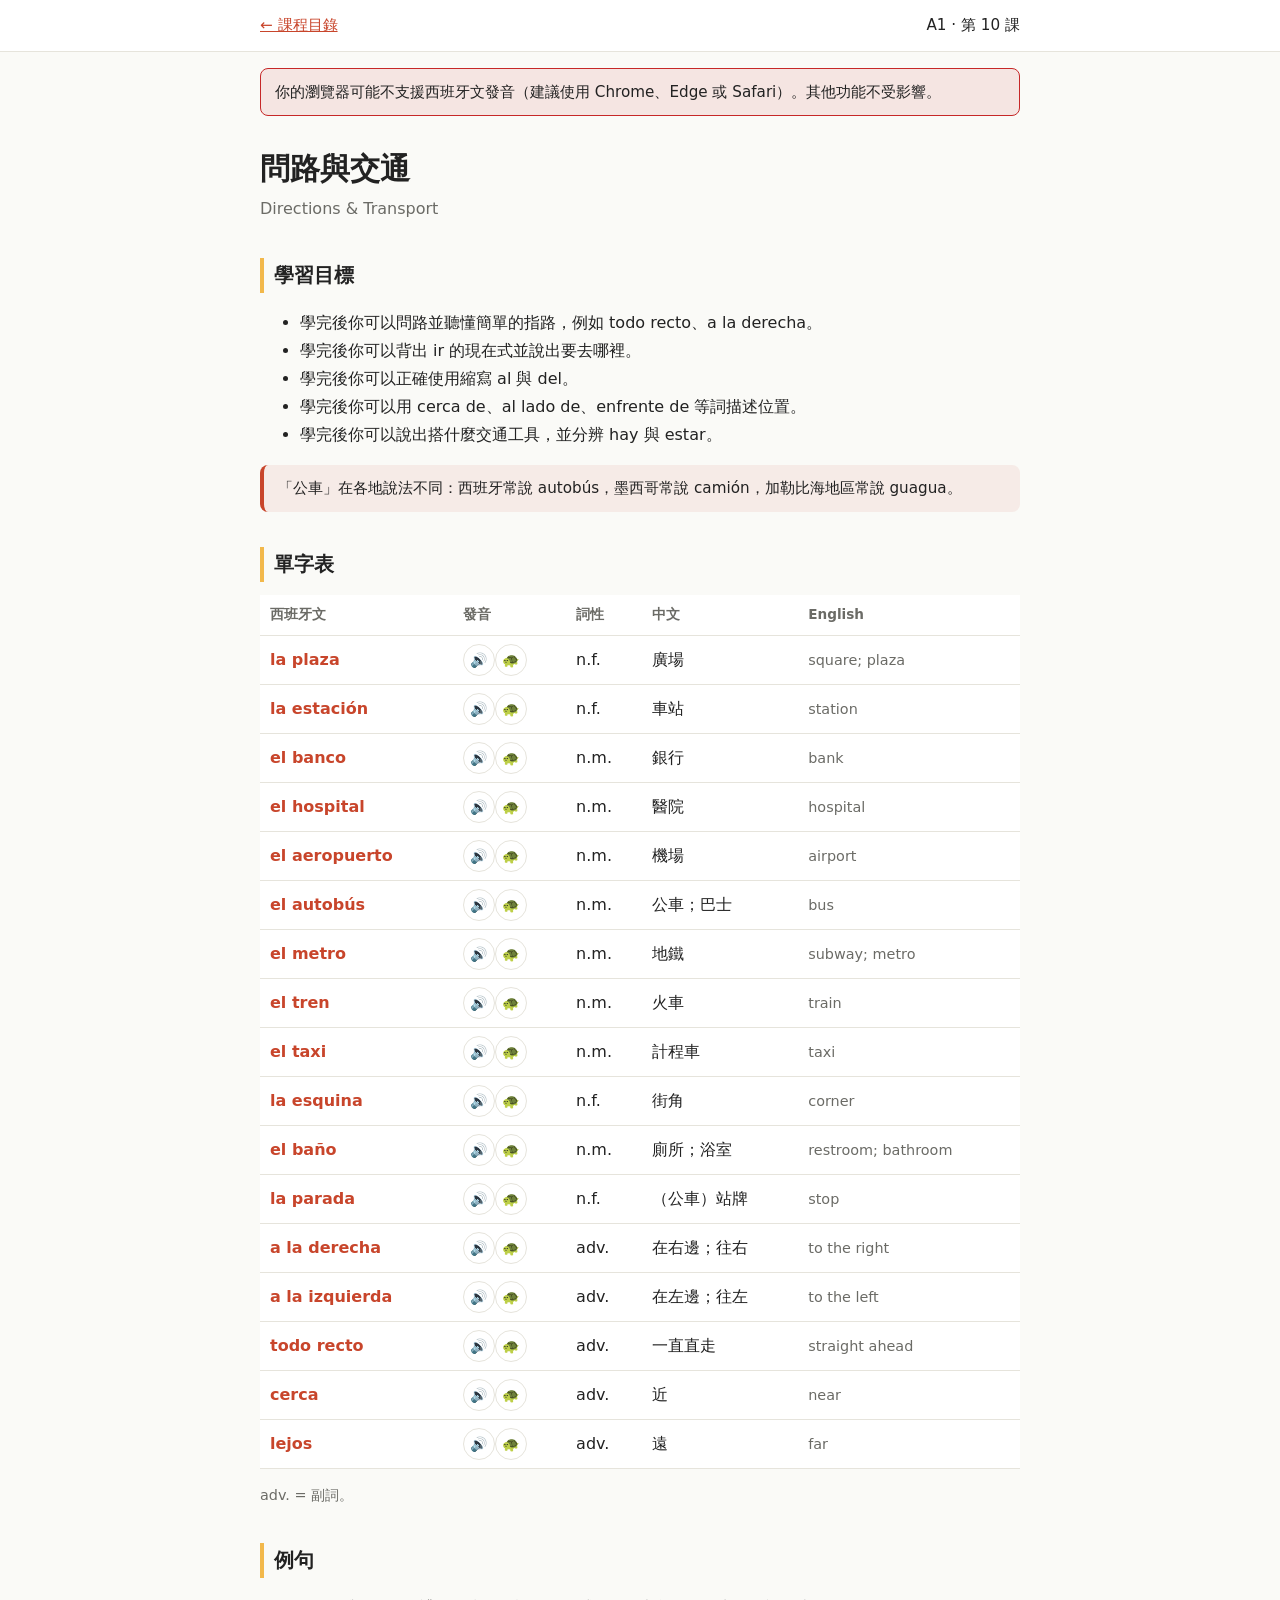
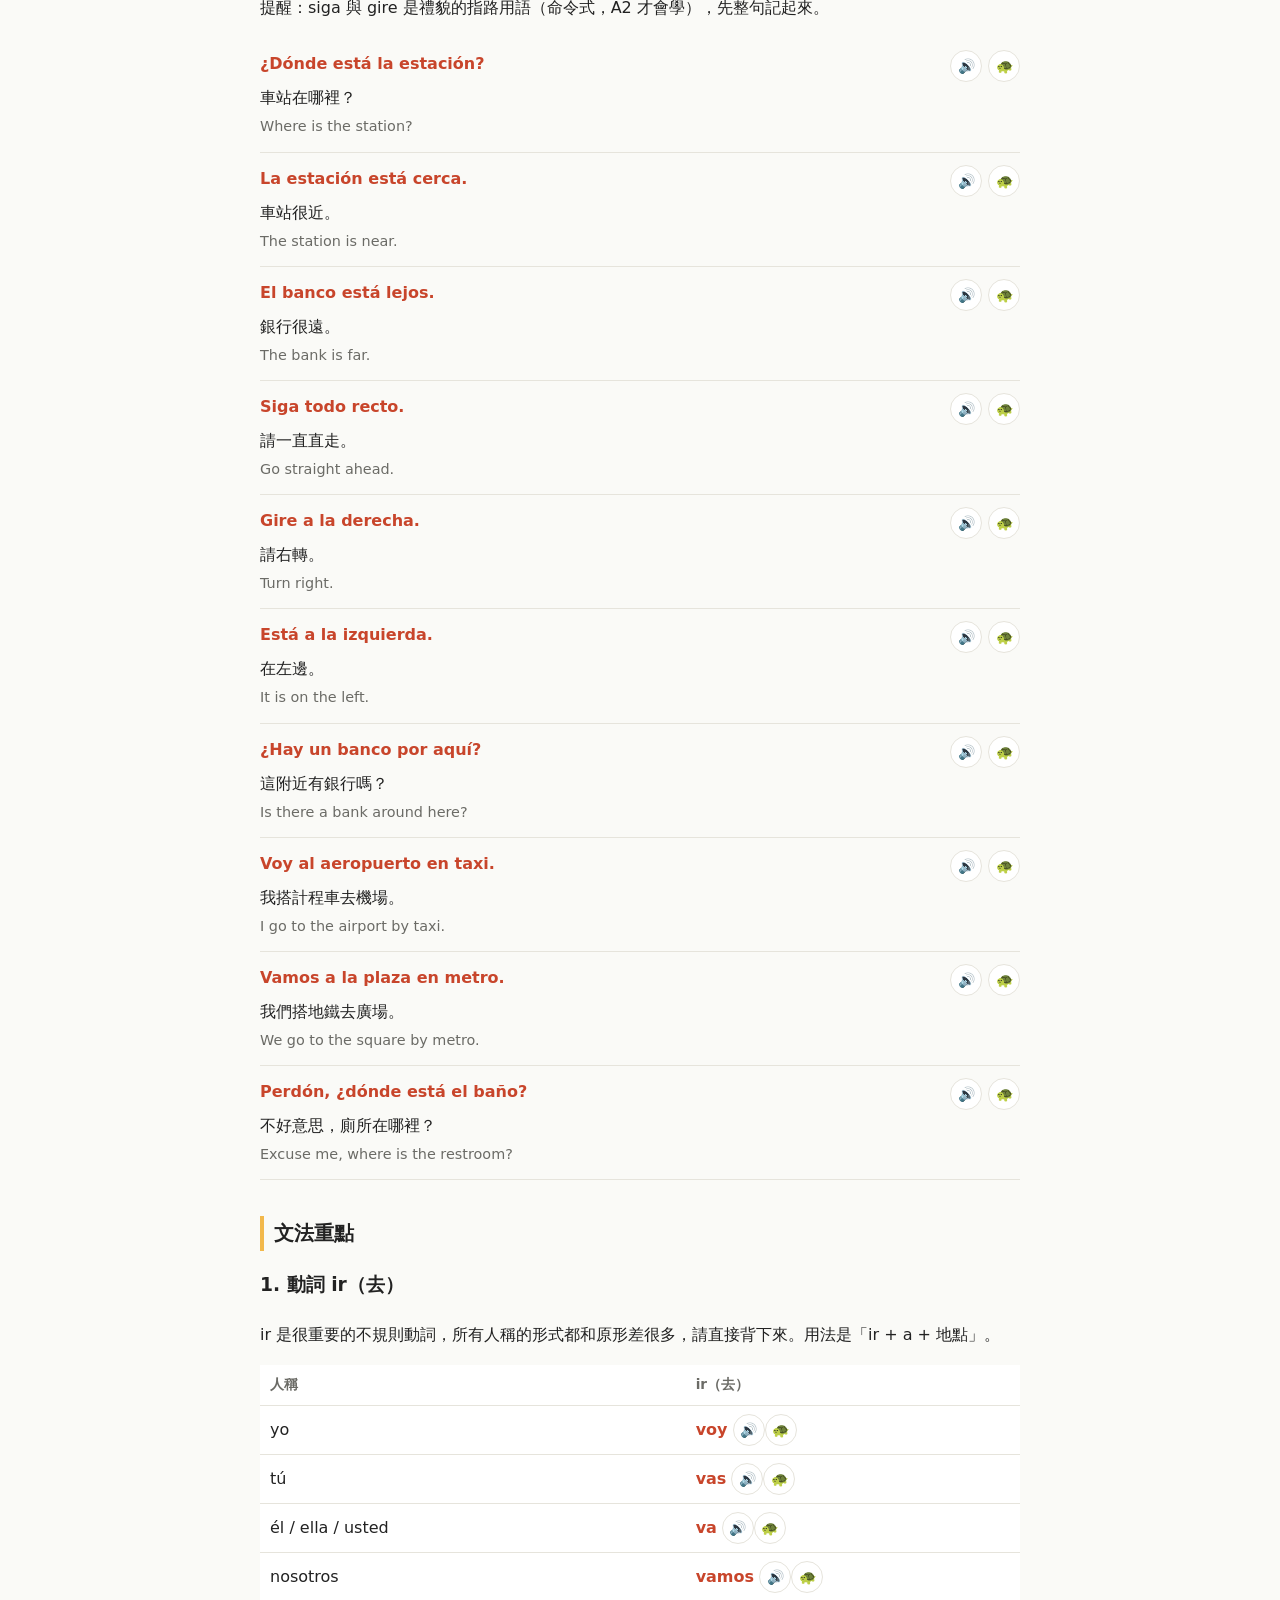
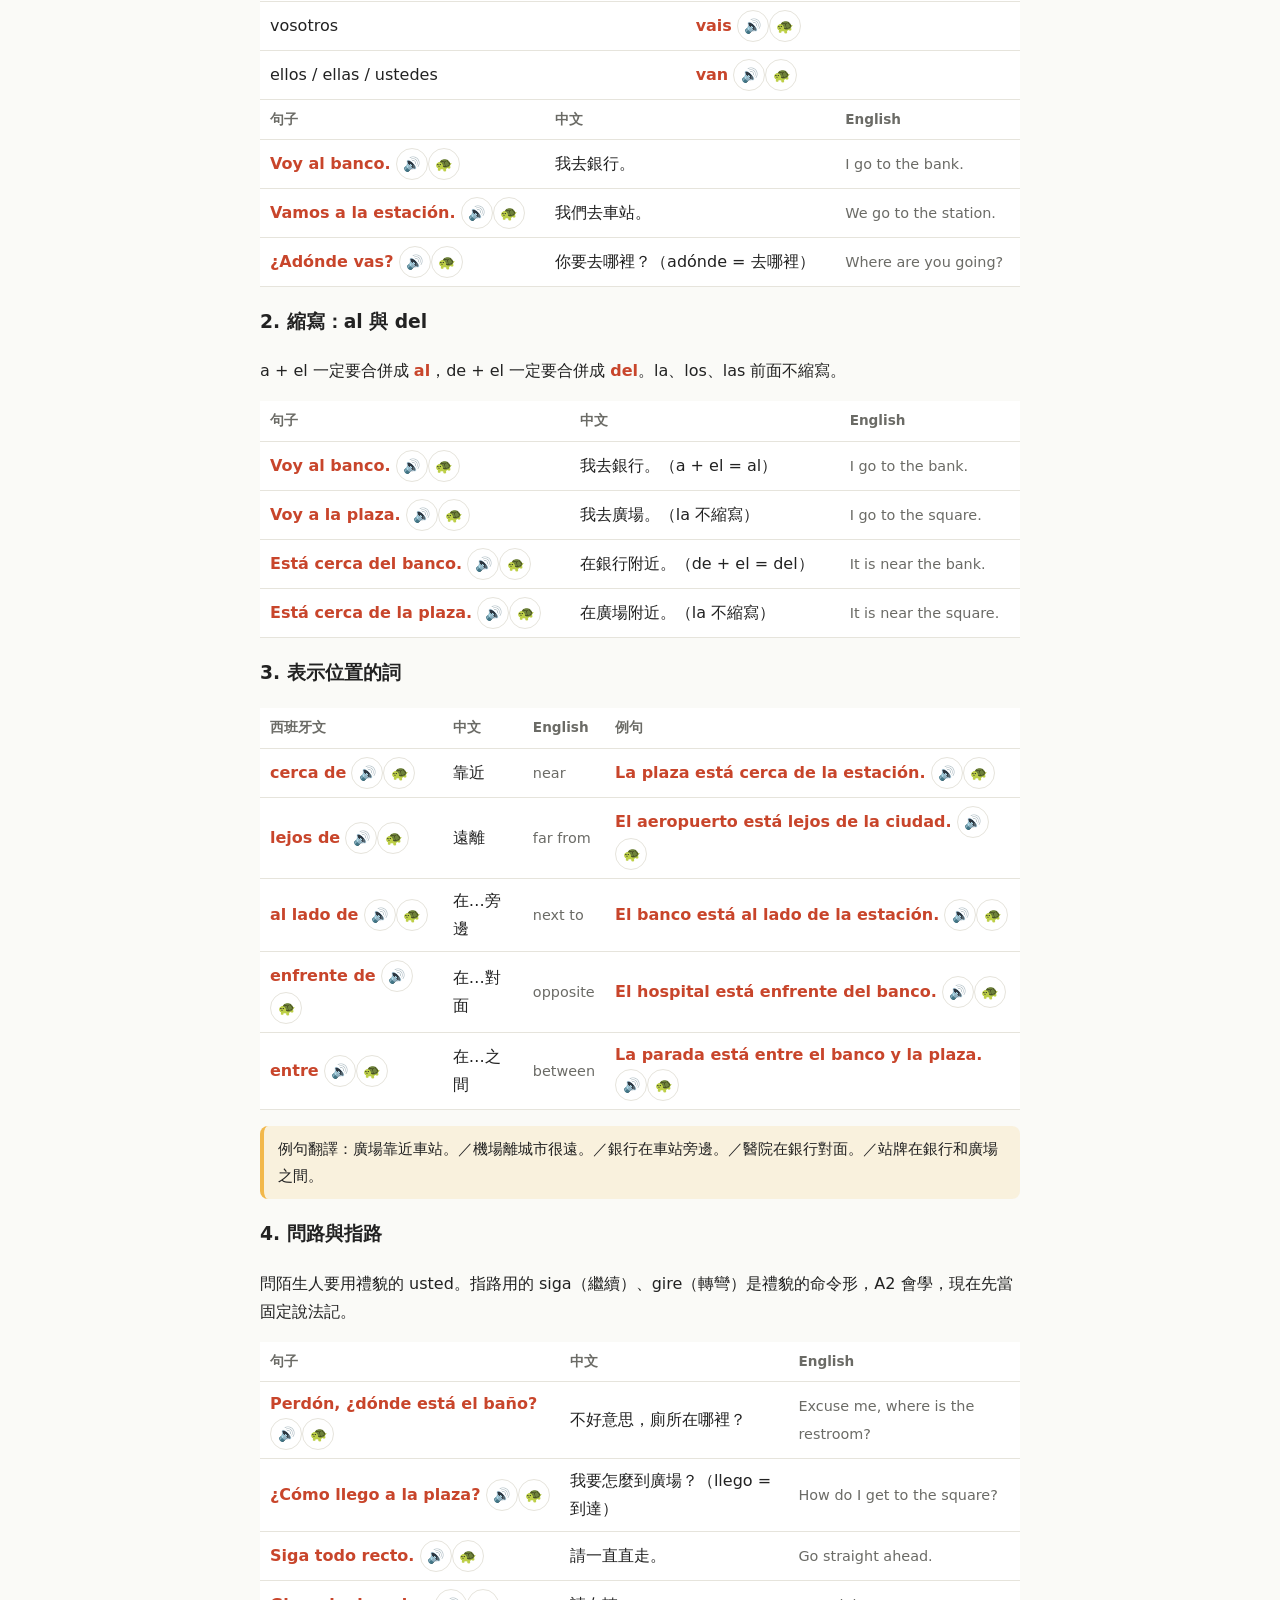
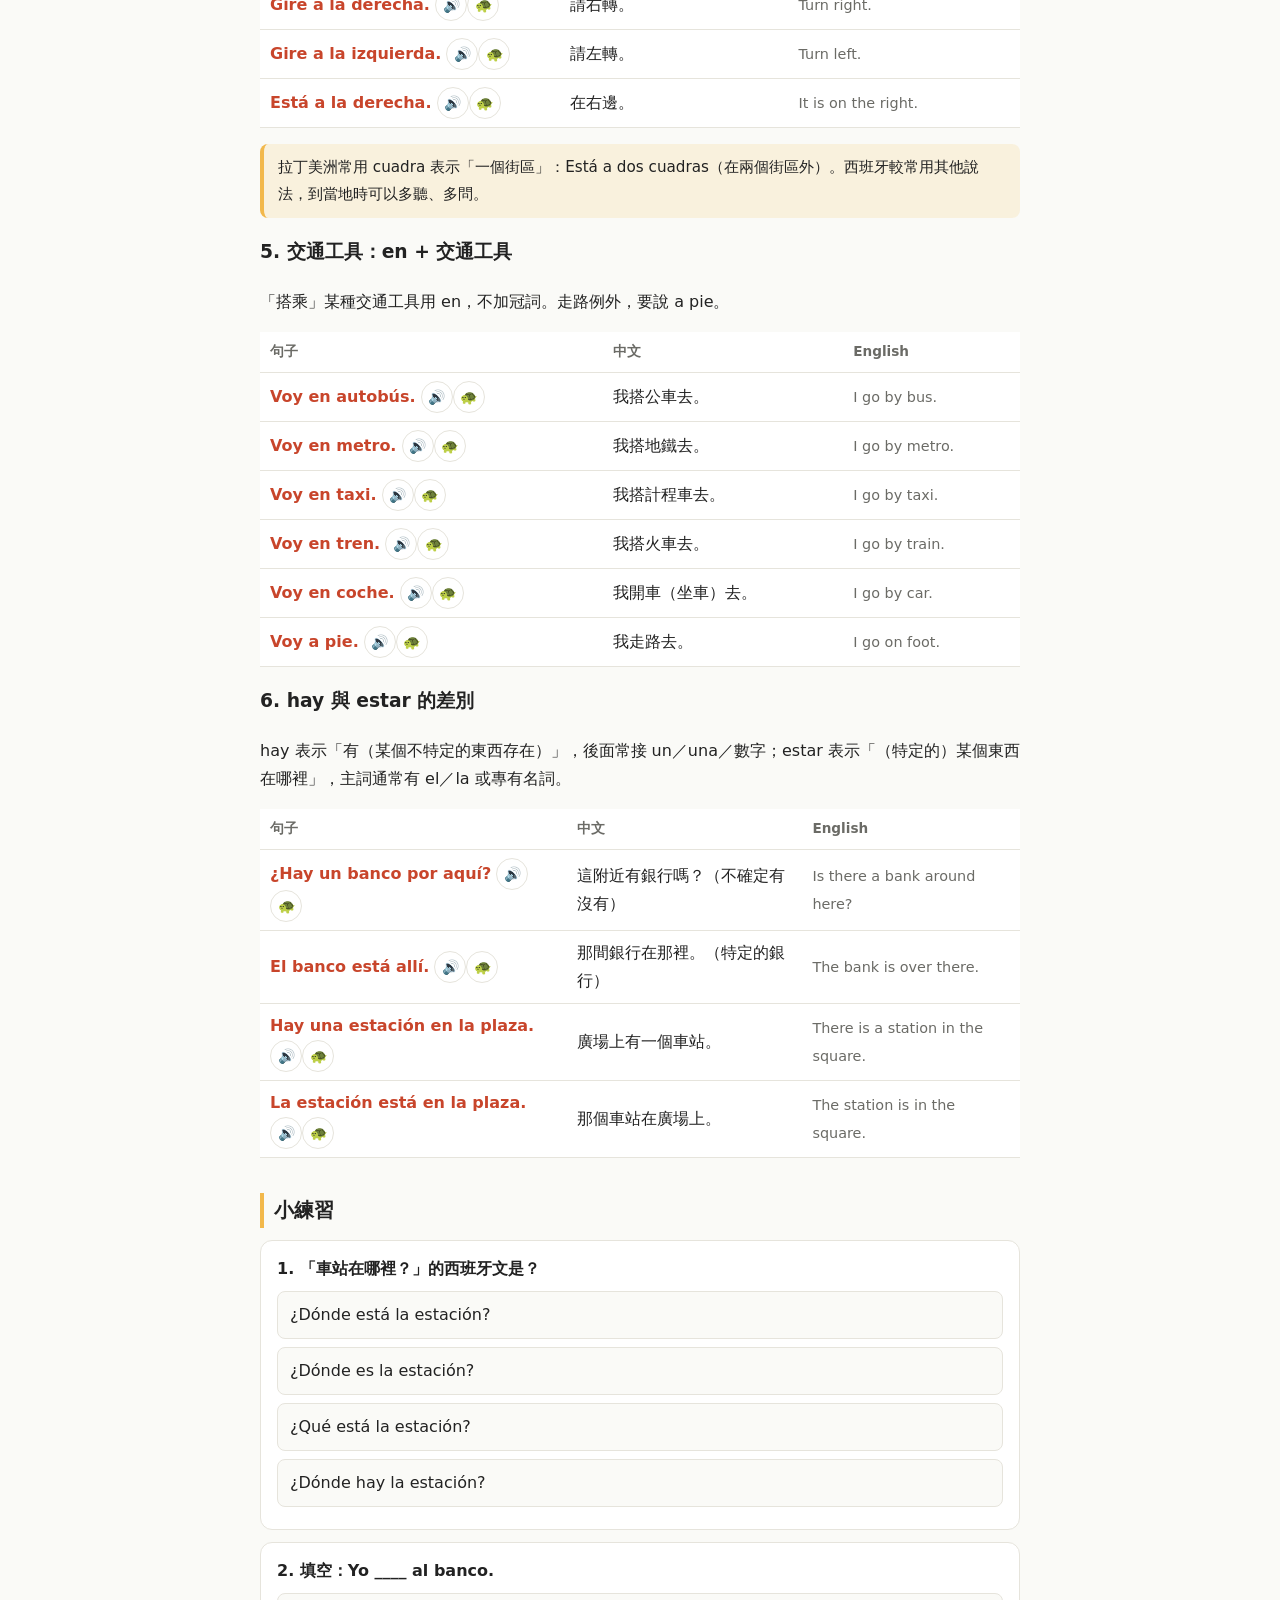
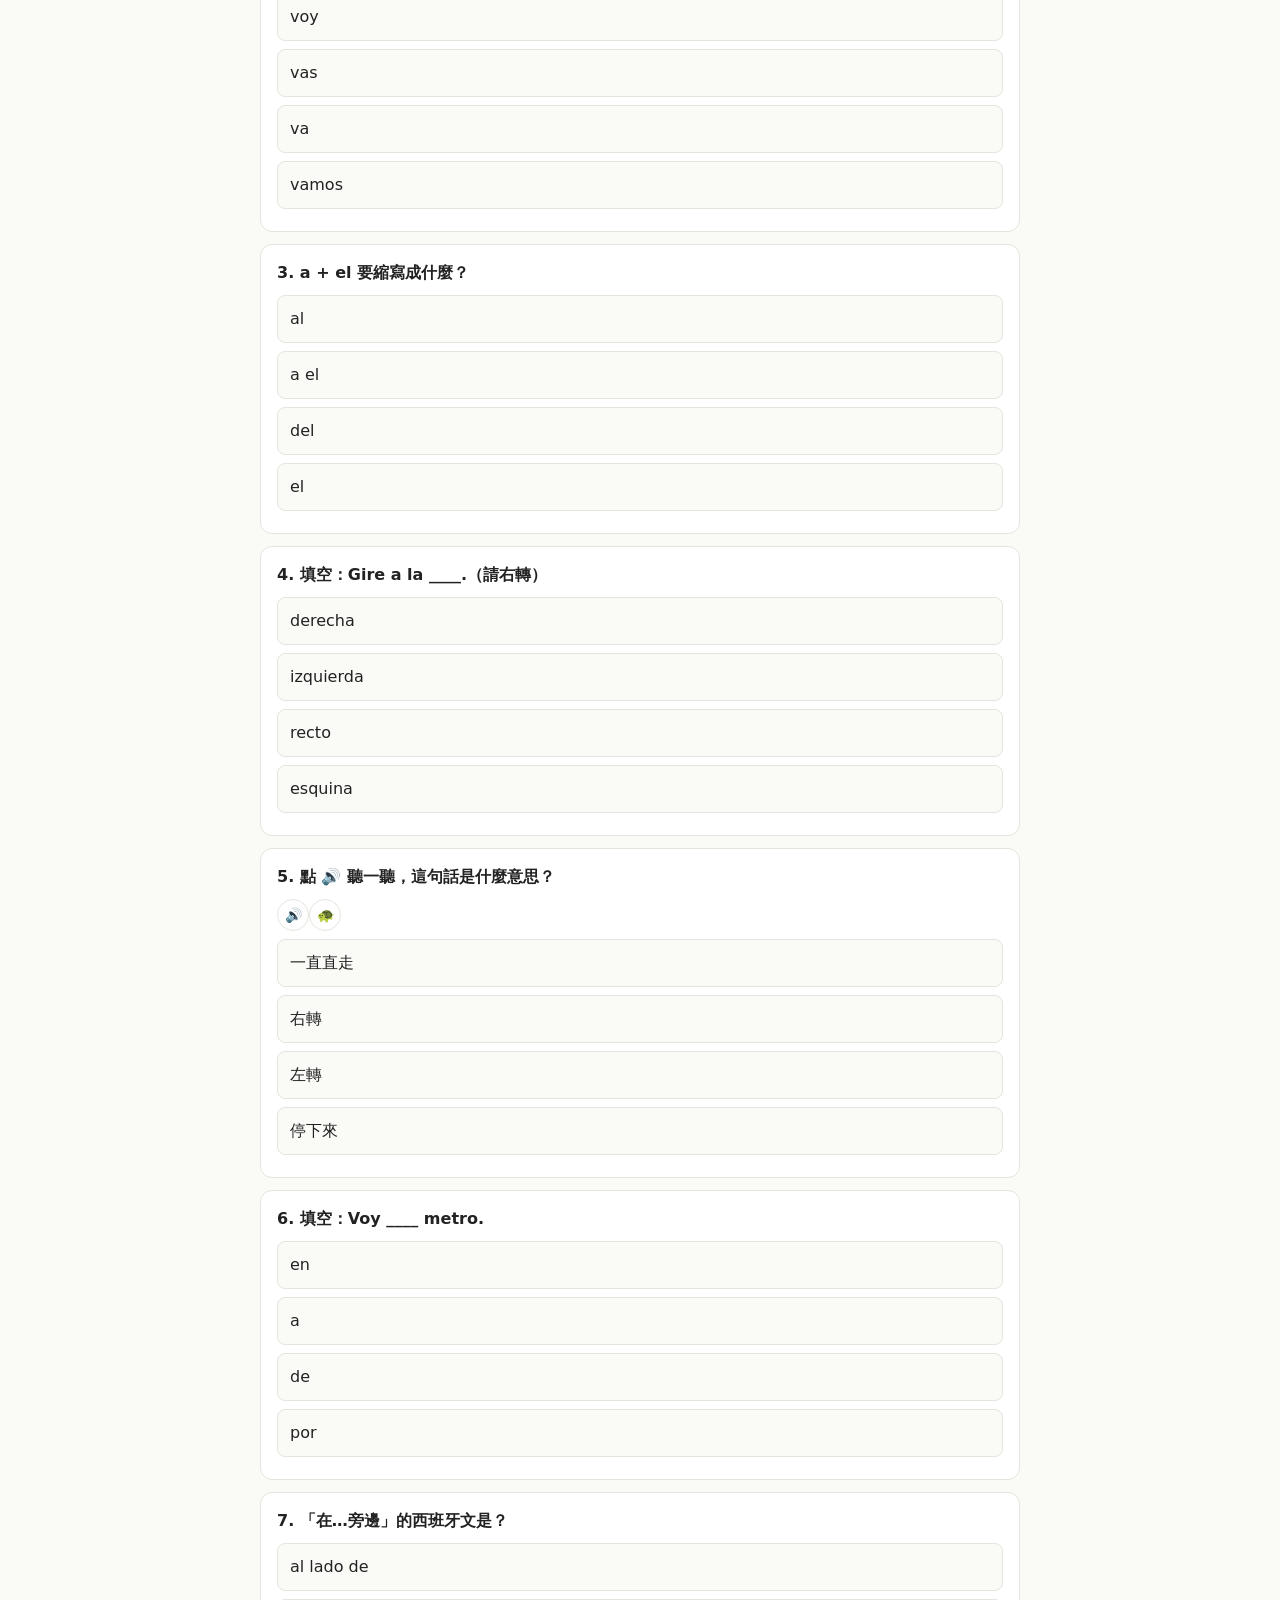
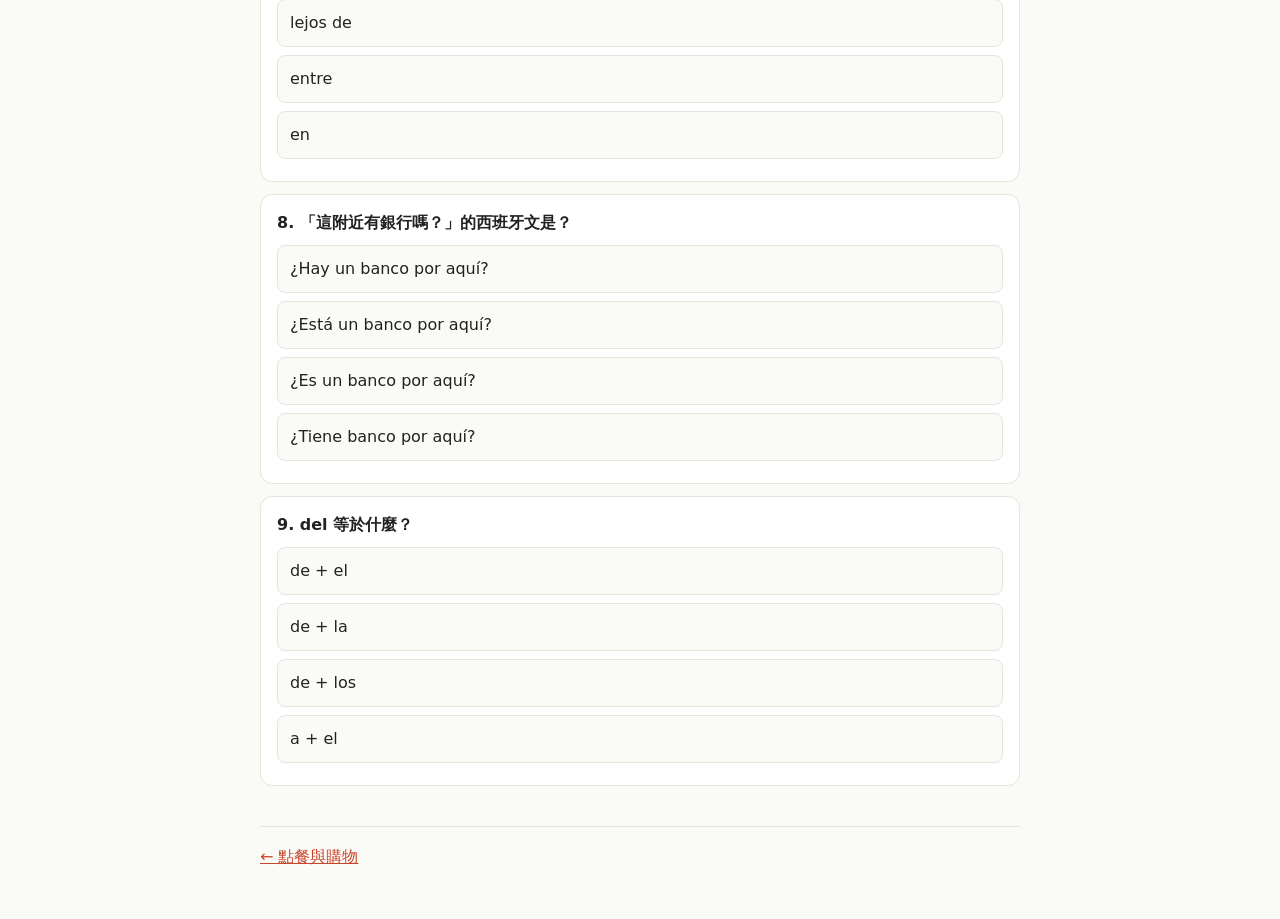
<file: lessons/a1-10-directions.html>
<!DOCTYPE html>
<html lang="zh-Hant">
<head>
<meta charset="utf-8">
<meta name="viewport" content="width=device-width, initial-scale=1">
<title>A1-10 問路與交通 | Español</title>
<link rel="stylesheet" href="../assets/css/style.css">
</head>
<body data-root="../" data-lesson="a1-10-directions">
<header class="topbar"><div class="in"><a href="../index.html">← 課程目錄</a><span>A1 · 第 10 課</span></div></header>
<main>
<h1>問路與交通 <small>Directions & Transport</small></h1>

<section class="objectives"><h2>學習目標</h2>
<ul>
<li>學完後你可以問路並聽懂簡單的指路，例如 todo recto、a la derecha。</li>
<li>學完後你可以背出 ir 的現在式並說出要去哪裡。</li>
<li>學完後你可以正確使用縮寫 al 與 del。</li>
<li>學完後你可以用 cerca de、al lado de、enfrente de 等詞描述位置。</li>
<li>學完後你可以說出搭什麼交通工具，並分辨 hay 與 estar。</li>
</ul>
<div class="culture">「公車」在各地說法不同：西班牙常說 autobús，墨西哥常說 camión，加勒比海地區常說 guagua。</div>
</section>

<section class="vocab"><h2>單字表</h2>
<div class="table-wrap"><table>
<tr><th>西班牙文</th><th>發音</th><th>詞性</th><th>中文</th><th>English</th></tr>
<tr><td><span class="es">la plaza</span></td><td><button class="speak" data-text="la plaza">🔊</button></td><td>n.f.</td><td>廣場</td><td><span class="en">square; plaza</span></td></tr>
<tr><td><span class="es">la estación</span></td><td><button class="speak" data-text="la estación">🔊</button></td><td>n.f.</td><td>車站</td><td><span class="en">station</span></td></tr>
<tr><td><span class="es">el banco</span></td><td><button class="speak" data-text="el banco">🔊</button></td><td>n.m.</td><td>銀行</td><td><span class="en">bank</span></td></tr>
<tr><td><span class="es">el hospital</span></td><td><button class="speak" data-text="el hospital">🔊</button></td><td>n.m.</td><td>醫院</td><td><span class="en">hospital</span></td></tr>
<tr><td><span class="es">el aeropuerto</span></td><td><button class="speak" data-text="el aeropuerto">🔊</button></td><td>n.m.</td><td>機場</td><td><span class="en">airport</span></td></tr>
<tr><td><span class="es">el autobús</span></td><td><button class="speak" data-text="el autobús">🔊</button></td><td>n.m.</td><td>公車；巴士</td><td><span class="en">bus</span></td></tr>
<tr><td><span class="es">el metro</span></td><td><button class="speak" data-text="el metro">🔊</button></td><td>n.m.</td><td>地鐵</td><td><span class="en">subway; metro</span></td></tr>
<tr><td><span class="es">el tren</span></td><td><button class="speak" data-text="el tren">🔊</button></td><td>n.m.</td><td>火車</td><td><span class="en">train</span></td></tr>
<tr><td><span class="es">el taxi</span></td><td><button class="speak" data-text="el taxi">🔊</button></td><td>n.m.</td><td>計程車</td><td><span class="en">taxi</span></td></tr>
<tr><td><span class="es">la esquina</span></td><td><button class="speak" data-text="la esquina">🔊</button></td><td>n.f.</td><td>街角</td><td><span class="en">corner</span></td></tr>
<tr><td><span class="es">el baño</span></td><td><button class="speak" data-text="el baño">🔊</button></td><td>n.m.</td><td>廁所；浴室</td><td><span class="en">restroom; bathroom</span></td></tr>
<tr><td><span class="es">la parada</span></td><td><button class="speak" data-text="la parada">🔊</button></td><td>n.f.</td><td>（公車）站牌</td><td><span class="en">stop</span></td></tr>
<tr><td><span class="es">a la derecha</span></td><td><button class="speak" data-text="a la derecha">🔊</button></td><td>adv.</td><td>在右邊；往右</td><td><span class="en">to the right</span></td></tr>
<tr><td><span class="es">a la izquierda</span></td><td><button class="speak" data-text="a la izquierda">🔊</button></td><td>adv.</td><td>在左邊；往左</td><td><span class="en">to the left</span></td></tr>
<tr><td><span class="es">todo recto</span></td><td><button class="speak" data-text="todo recto">🔊</button></td><td>adv.</td><td>一直直走</td><td><span class="en">straight ahead</span></td></tr>
<tr><td><span class="es">cerca</span></td><td><button class="speak" data-text="cerca">🔊</button></td><td>adv.</td><td>近</td><td><span class="en">near</span></td></tr>
<tr><td><span class="es">lejos</span></td><td><button class="speak" data-text="lejos">🔊</button></td><td>adv.</td><td>遠</td><td><span class="en">far</span></td></tr>
</table></div>
<p class="en">adv. = 副詞。</p>
</section>

<section class="examples"><h2>例句</h2>
<p>提醒：siga 與 gire 是禮貌的指路用語（命令式，A2 才會學），先整句記起來。</p>
<div class="ex"><div class="es">¿Dónde está la estación?</div><span class="btns"><button class="speak" data-text="¿Dónde está la estación?">🔊</button></span><div class="zh">車站在哪裡？</div><div class="en">Where is the station?</div></div>
<div class="ex"><div class="es">La estación está cerca.</div><span class="btns"><button class="speak" data-text="La estación está cerca.">🔊</button></span><div class="zh">車站很近。</div><div class="en">The station is near.</div></div>
<div class="ex"><div class="es">El banco está lejos.</div><span class="btns"><button class="speak" data-text="El banco está lejos.">🔊</button></span><div class="zh">銀行很遠。</div><div class="en">The bank is far.</div></div>
<div class="ex"><div class="es">Siga todo recto.</div><span class="btns"><button class="speak" data-text="Siga todo recto.">🔊</button></span><div class="zh">請一直直走。</div><div class="en">Go straight ahead.</div></div>
<div class="ex"><div class="es">Gire a la derecha.</div><span class="btns"><button class="speak" data-text="Gire a la derecha.">🔊</button></span><div class="zh">請右轉。</div><div class="en">Turn right.</div></div>
<div class="ex"><div class="es">Está a la izquierda.</div><span class="btns"><button class="speak" data-text="Está a la izquierda.">🔊</button></span><div class="zh">在左邊。</div><div class="en">It is on the left.</div></div>
<div class="ex"><div class="es">¿Hay un banco por aquí?</div><span class="btns"><button class="speak" data-text="¿Hay un banco por aquí?">🔊</button></span><div class="zh">這附近有銀行嗎？</div><div class="en">Is there a bank around here?</div></div>
<div class="ex"><div class="es">Voy al aeropuerto en taxi.</div><span class="btns"><button class="speak" data-text="Voy al aeropuerto en taxi.">🔊</button></span><div class="zh">我搭計程車去機場。</div><div class="en">I go to the airport by taxi.</div></div>
<div class="ex"><div class="es">Vamos a la plaza en metro.</div><span class="btns"><button class="speak" data-text="Vamos a la plaza en metro.">🔊</button></span><div class="zh">我們搭地鐵去廣場。</div><div class="en">We go to the square by metro.</div></div>
<div class="ex"><div class="es">Perdón, ¿dónde está el baño?</div><span class="btns"><button class="speak" data-text="Perdón, ¿dónde está el baño?">🔊</button></span><div class="zh">不好意思，廁所在哪裡？</div><div class="en">Excuse me, where is the restroom?</div></div>
</section>

<section class="grammar"><h2>文法重點</h2>
<h3>1. 動詞 ir（去）</h3><p>ir 是很重要的不規則動詞，所有人稱的形式都和原形差很多，請直接背下來。用法是「ir + a + 地點」。</p><div class="table-wrap"><table>
<tr><th>人稱</th><th>ir（去）</th></tr>
<tr><td>yo</td><td><span class="es">voy</span> <button class="speak" data-text="voy">🔊</button></td></tr>
<tr><td>tú</td><td><span class="es">vas</span> <button class="speak" data-text="vas">🔊</button></td></tr>
<tr><td>él / ella / usted</td><td><span class="es">va</span> <button class="speak" data-text="va">🔊</button></td></tr>
<tr><td>nosotros</td><td><span class="es">vamos</span> <button class="speak" data-text="vamos">🔊</button></td></tr>
<tr><td>vosotros</td><td><span class="es">vais</span> <button class="speak" data-text="vais">🔊</button></td></tr>
<tr><td>ellos / ellas / ustedes</td><td><span class="es">van</span> <button class="speak" data-text="van">🔊</button></td></tr>
</table></div><div class="table-wrap"><table>
<tr><th>句子</th><th>中文</th><th>English</th></tr>
<tr><td><span class="es">Voy al banco.</span> <button class="speak" data-text="Voy al banco.">🔊</button></td><td>我去銀行。</td><td><span class="en">I go to the bank.</span></td></tr>
<tr><td><span class="es">Vamos a la estación.</span> <button class="speak" data-text="Vamos a la estación.">🔊</button></td><td>我們去車站。</td><td><span class="en">We go to the station.</span></td></tr>
<tr><td><span class="es">¿Adónde vas?</span> <button class="speak" data-text="¿Adónde vas?">🔊</button></td><td>你要去哪裡？（adónde = 去哪裡）</td><td><span class="en">Where are you going?</span></td></tr>
</table></div><h3>2. 縮寫：al 與 del</h3><p>a + el 一定要合併成 <span class="es">al</span>，de + el 一定要合併成 <span class="es">del</span>。la、los、las 前面不縮寫。</p><div class="table-wrap"><table>
<tr><th>句子</th><th>中文</th><th>English</th></tr>
<tr><td><span class="es">Voy al banco.</span> <button class="speak" data-text="Voy al banco.">🔊</button></td><td>我去銀行。（a + el = al）</td><td><span class="en">I go to the bank.</span></td></tr>
<tr><td><span class="es">Voy a la plaza.</span> <button class="speak" data-text="Voy a la plaza.">🔊</button></td><td>我去廣場。（la 不縮寫）</td><td><span class="en">I go to the square.</span></td></tr>
<tr><td><span class="es">Está cerca del banco.</span> <button class="speak" data-text="Está cerca del banco.">🔊</button></td><td>在銀行附近。（de + el = del）</td><td><span class="en">It is near the bank.</span></td></tr>
<tr><td><span class="es">Está cerca de la plaza.</span> <button class="speak" data-text="Está cerca de la plaza.">🔊</button></td><td>在廣場附近。（la 不縮寫）</td><td><span class="en">It is near the square.</span></td></tr>
</table></div><h3>3. 表示位置的詞</h3><div class="table-wrap"><table>
<tr><th>西班牙文</th><th>中文</th><th>English</th><th>例句</th></tr>
<tr><td><span class="es">cerca de</span> <button class="speak" data-text="cerca de">🔊</button></td><td>靠近</td><td><span class="en">near</span></td><td><span class="es">La plaza está cerca de la estación.</span> <button class="speak" data-text="La plaza está cerca de la estación.">🔊</button></td></tr>
<tr><td><span class="es">lejos de</span> <button class="speak" data-text="lejos de">🔊</button></td><td>遠離</td><td><span class="en">far from</span></td><td><span class="es">El aeropuerto está lejos de la ciudad.</span> <button class="speak" data-text="El aeropuerto está lejos de la ciudad.">🔊</button></td></tr>
<tr><td><span class="es">al lado de</span> <button class="speak" data-text="al lado de">🔊</button></td><td>在…旁邊</td><td><span class="en">next to</span></td><td><span class="es">El banco está al lado de la estación.</span> <button class="speak" data-text="El banco está al lado de la estación.">🔊</button></td></tr>
<tr><td><span class="es">enfrente de</span> <button class="speak" data-text="enfrente de">🔊</button></td><td>在…對面</td><td><span class="en">opposite</span></td><td><span class="es">El hospital está enfrente del banco.</span> <button class="speak" data-text="El hospital está enfrente del banco.">🔊</button></td></tr>
<tr><td><span class="es">entre</span> <button class="speak" data-text="entre">🔊</button></td><td>在…之間</td><td><span class="en">between</span></td><td><span class="es">La parada está entre el banco y la plaza.</span> <button class="speak" data-text="La parada está entre el banco y la plaza.">🔊</button></td></tr>
</table></div><div class="tip">例句翻譯：廣場靠近車站。／機場離城市很遠。／銀行在車站旁邊。／醫院在銀行對面。／站牌在銀行和廣場之間。</div><h3>4. 問路與指路</h3><p>問陌生人要用禮貌的 usted。指路用的 siga（繼續）、gire（轉彎）是禮貌的命令形，A2 會學，現在先當固定說法記。</p><div class="table-wrap"><table>
<tr><th>句子</th><th>中文</th><th>English</th></tr>
<tr><td><span class="es">Perdón, ¿dónde está el baño?</span> <button class="speak" data-text="Perdón, ¿dónde está el baño?">🔊</button></td><td>不好意思，廁所在哪裡？</td><td><span class="en">Excuse me, where is the restroom?</span></td></tr>
<tr><td><span class="es">¿Cómo llego a la plaza?</span> <button class="speak" data-text="¿Cómo llego a la plaza?">🔊</button></td><td>我要怎麼到廣場？（llego = 到達）</td><td><span class="en">How do I get to the square?</span></td></tr>
<tr><td><span class="es">Siga todo recto.</span> <button class="speak" data-text="Siga todo recto.">🔊</button></td><td>請一直直走。</td><td><span class="en">Go straight ahead.</span></td></tr>
<tr><td><span class="es">Gire a la derecha.</span> <button class="speak" data-text="Gire a la derecha.">🔊</button></td><td>請右轉。</td><td><span class="en">Turn right.</span></td></tr>
<tr><td><span class="es">Gire a la izquierda.</span> <button class="speak" data-text="Gire a la izquierda.">🔊</button></td><td>請左轉。</td><td><span class="en">Turn left.</span></td></tr>
<tr><td><span class="es">Está a la derecha.</span> <button class="speak" data-text="Está a la derecha.">🔊</button></td><td>在右邊。</td><td><span class="en">It is on the right.</span></td></tr>
</table></div><div class="tip">拉丁美洲常用 cuadra 表示「一個街區」：Está a dos cuadras（在兩個街區外）。西班牙較常用其他說法，到當地時可以多聽、多問。</div><h3>5. 交通工具：en + 交通工具</h3><p>「搭乘」某種交通工具用 en，不加冠詞。走路例外，要說 a pie。</p><div class="table-wrap"><table>
<tr><th>句子</th><th>中文</th><th>English</th></tr>
<tr><td><span class="es">Voy en autobús.</span> <button class="speak" data-text="Voy en autobús.">🔊</button></td><td>我搭公車去。</td><td><span class="en">I go by bus.</span></td></tr>
<tr><td><span class="es">Voy en metro.</span> <button class="speak" data-text="Voy en metro.">🔊</button></td><td>我搭地鐵去。</td><td><span class="en">I go by metro.</span></td></tr>
<tr><td><span class="es">Voy en taxi.</span> <button class="speak" data-text="Voy en taxi.">🔊</button></td><td>我搭計程車去。</td><td><span class="en">I go by taxi.</span></td></tr>
<tr><td><span class="es">Voy en tren.</span> <button class="speak" data-text="Voy en tren.">🔊</button></td><td>我搭火車去。</td><td><span class="en">I go by train.</span></td></tr>
<tr><td><span class="es">Voy en coche.</span> <button class="speak" data-text="Voy en coche.">🔊</button></td><td>我開車（坐車）去。</td><td><span class="en">I go by car.</span></td></tr>
<tr><td><span class="es">Voy a pie.</span> <button class="speak" data-text="Voy a pie.">🔊</button></td><td>我走路去。</td><td><span class="en">I go on foot.</span></td></tr>
</table></div><h3>6. hay 與 estar 的差別</h3><p>hay 表示「有（某個不特定的東西存在）」，後面常接 un／una／數字；estar 表示「（特定的）某個東西在哪裡」，主詞通常有 el／la 或專有名詞。</p><div class="table-wrap"><table>
<tr><th>句子</th><th>中文</th><th>English</th></tr>
<tr><td><span class="es">¿Hay un banco por aquí?</span> <button class="speak" data-text="¿Hay un banco por aquí?">🔊</button></td><td>這附近有銀行嗎？（不確定有沒有）</td><td><span class="en">Is there a bank around here?</span></td></tr>
<tr><td><span class="es">El banco está allí.</span> <button class="speak" data-text="El banco está allí.">🔊</button></td><td>那間銀行在那裡。（特定的銀行）</td><td><span class="en">The bank is over there.</span></td></tr>
<tr><td><span class="es">Hay una estación en la plaza.</span> <button class="speak" data-text="Hay una estación en la plaza.">🔊</button></td><td>廣場上有一個車站。</td><td><span class="en">There is a station in the square.</span></td></tr>
<tr><td><span class="es">La estación está en la plaza.</span> <button class="speak" data-text="La estación está en la plaza.">🔊</button></td><td>那個車站在廣場上。</td><td><span class="en">The station is in the square.</span></td></tr>
</table></div>
</section>

<section class="practice"><h2>小練習</h2>
<div id="quiz"></div>
<script type="application/json" id="quiz-data">
[
 {
  "q": "「車站在哪裡？」的西班牙文是？",
  "options": [
   "¿Dónde está la estación?",
   "¿Dónde es la estación?",
   "¿Qué está la estación?",
   "¿Dónde hay la estación?"
  ],
  "answer": 0,
  "explain": "問特定地點的位置，用 ¿Dónde está…?"
 },
 {
  "q": "填空：Yo ____ al banco.",
  "options": [
   "voy",
   "vas",
   "va",
   "vamos"
  ],
  "answer": 0,
  "explain": "ir 的 yo 形式是 voy。"
 },
 {
  "q": "a + el 要縮寫成什麼？",
  "options": [
   "al",
   "a el",
   "del",
   "el"
  ],
  "answer": 0,
  "explain": "a + el 一定要合併成 al。"
 },
 {
  "q": "填空：Gire a la ____.（請右轉）",
  "options": [
   "derecha",
   "izquierda",
   "recto",
   "esquina"
  ],
  "answer": 0,
  "explain": "derecha 是右邊，izquierda 是左邊。"
 },
 {
  "q": "點 🔊 聽一聽，這句話是什麼意思？",
  "speak": "Siga todo recto",
  "options": [
   "一直直走",
   "右轉",
   "左轉",
   "停下來"
  ],
  "answer": 0,
  "explain": "todo recto 是「一直直走」。"
 },
 {
  "q": "填空：Voy ____ metro.",
  "options": [
   "en",
   "a",
   "de",
   "por"
  ],
  "answer": 0,
  "explain": "搭乘交通工具用 en。"
 },
 {
  "q": "「在…旁邊」的西班牙文是？",
  "options": [
   "al lado de",
   "lejos de",
   "entre",
   "en"
  ],
  "answer": 0,
  "explain": "al lado de 是「在…旁邊」。"
 },
 {
  "q": "「這附近有銀行嗎？」的西班牙文是？",
  "options": [
   "¿Hay un banco por aquí?",
   "¿Está un banco por aquí?",
   "¿Es un banco por aquí?",
   "¿Tiene banco por aquí?"
  ],
  "answer": 0,
  "explain": "問某個東西存在與否，用 hay。"
 },
 {
  "q": "del 等於什麼？",
  "options": [
   "de + el",
   "de + la",
   "de + los",
   "a + el"
  ],
  "answer": 0,
  "explain": "de + el 縮寫為 del。"
 }
]
</script></section>

<nav class="lesson-nav" id="lesson-nav"></nav>
</main>
<script src="../assets/js/tts.js"></script>
<script src="../assets/js/quiz.js"></script>
<script src="../assets/js/main.js"></script>
</body>
</html>
</file>
<file: assets/css/style.css>
:root{--bg:#fafaf7;--surface:#fff;--text:#222;--muted:#6b6b66;--primary:#c8452b;--accent:#f2b84b;--border:#e6e4dc;--ok:#2e7d32;--bad:#c62828}
@media (prefers-color-scheme:dark){:root{--bg:#161614;--surface:#201f1d;--text:#ece9e2;--muted:#a3a29b;--border:#34332f;--primary:#ee7a5f;--ok:#66bb6a;--bad:#ef5350}}
*{box-sizing:border-box}
body{margin:0;background:var(--bg);color:var(--text);font:16px/1.75 "Noto Sans TC","PingFang TC","Microsoft JhengHei",system-ui,sans-serif}
a{color:var(--primary)}
main{max-width:800px;margin:0 auto;padding:0 20px 48px}
.topbar{background:var(--surface);border-bottom:1px solid var(--border)}
.topbar .in{max-width:800px;margin:0 auto;padding:12px 20px;display:flex;justify-content:space-between;font-size:.95rem}
h1{font-size:1.9rem;margin:1.6rem 0 .4rem}h1 small{display:block;font-size:1rem;color:var(--muted);font-weight:400}
h2{font-size:1.25rem;margin:0 0 .8rem;padding-left:10px;border-left:4px solid var(--accent)}
section{margin:2.2rem 0}
.es{font-weight:700;color:var(--primary)}
.en{color:var(--muted);font-size:.9em}
.table-wrap{overflow-x:auto}
table{border-collapse:collapse;width:100%;min-width:520px;background:var(--surface)}
th,td{padding:8px 10px;border-bottom:1px solid var(--border);text-align:left;vertical-align:middle}
th{font-size:.85rem;color:var(--muted);font-weight:600}
.speak{border:1px solid var(--border);background:var(--surface);border-radius:999px;width:32px;height:32px;cursor:pointer;font-size:14px;line-height:1;padding:0}
.speak:hover{border-color:var(--primary)}
.btns{display:inline-flex;gap:6px;margin-left:6px}
.ex{display:grid;grid-template-columns:1fr auto;gap:2px 8px;padding:12px 0;border-bottom:1px solid var(--border)}
.ex .zh,.ex .en{grid-column:1/-1}
.tip,.culture,.notice{padding:10px 14px;border-radius:8px;margin:1rem 0;font-size:.95rem}
.tip{border-left:4px solid var(--accent);background:rgba(242,184,75,.15)}
.culture{border-left:4px solid var(--primary);background:rgba(200,69,43,.08)}
.notice{background:rgba(198,40,40,.1);border:1px solid var(--bad)}
.q{background:var(--surface);border:1px solid var(--border);border-radius:12px;padding:14px 16px;margin:12px 0}
.q-title{margin:0 0 8px;font-weight:600}
.opts{display:grid;gap:8px;margin-top:8px}
.opt{text-align:left;padding:9px 12px;border:1px solid var(--border);border-radius:8px;background:var(--bg);color:var(--text);font:inherit;cursor:pointer}
.opt:hover{border-color:var(--primary)}
.opt.right{border-color:var(--ok);background:rgba(46,125,50,.15)}
.opt.wrong{border-color:var(--bad);background:rgba(198,40,40,.12)}
.fb{margin:8px 0 0;font-size:.92rem}
.score{font-weight:700;font-size:1.1rem}
.retry{padding:8px 16px;border-radius:8px;border:1px solid var(--primary);background:var(--primary);color:#fff;font:inherit;cursor:pointer;margin-top:8px}
.hero{padding:2.5rem 0 1rem}.hero h1{font-size:2.2rem}.hero p{color:var(--muted)}
.btn{display:inline-block;padding:9px 20px;border-radius:8px;background:var(--primary);color:#fff;text-decoration:none}
.grid{display:grid;grid-template-columns:repeat(auto-fill,minmax(230px,1fr));gap:12px}
.card{display:block;padding:12px 16px;background:var(--surface);border:1px solid var(--border);border-radius:12px;color:inherit;text-decoration:none}
a.card:hover{border-color:var(--primary)}
.card.soon{opacity:.5}.card small{display:block;color:var(--muted)}
.lesson-nav{display:flex;justify-content:space-between;gap:12px;margin-top:2.5rem;padding-top:1rem;border-top:1px solid var(--border)}
</file>
